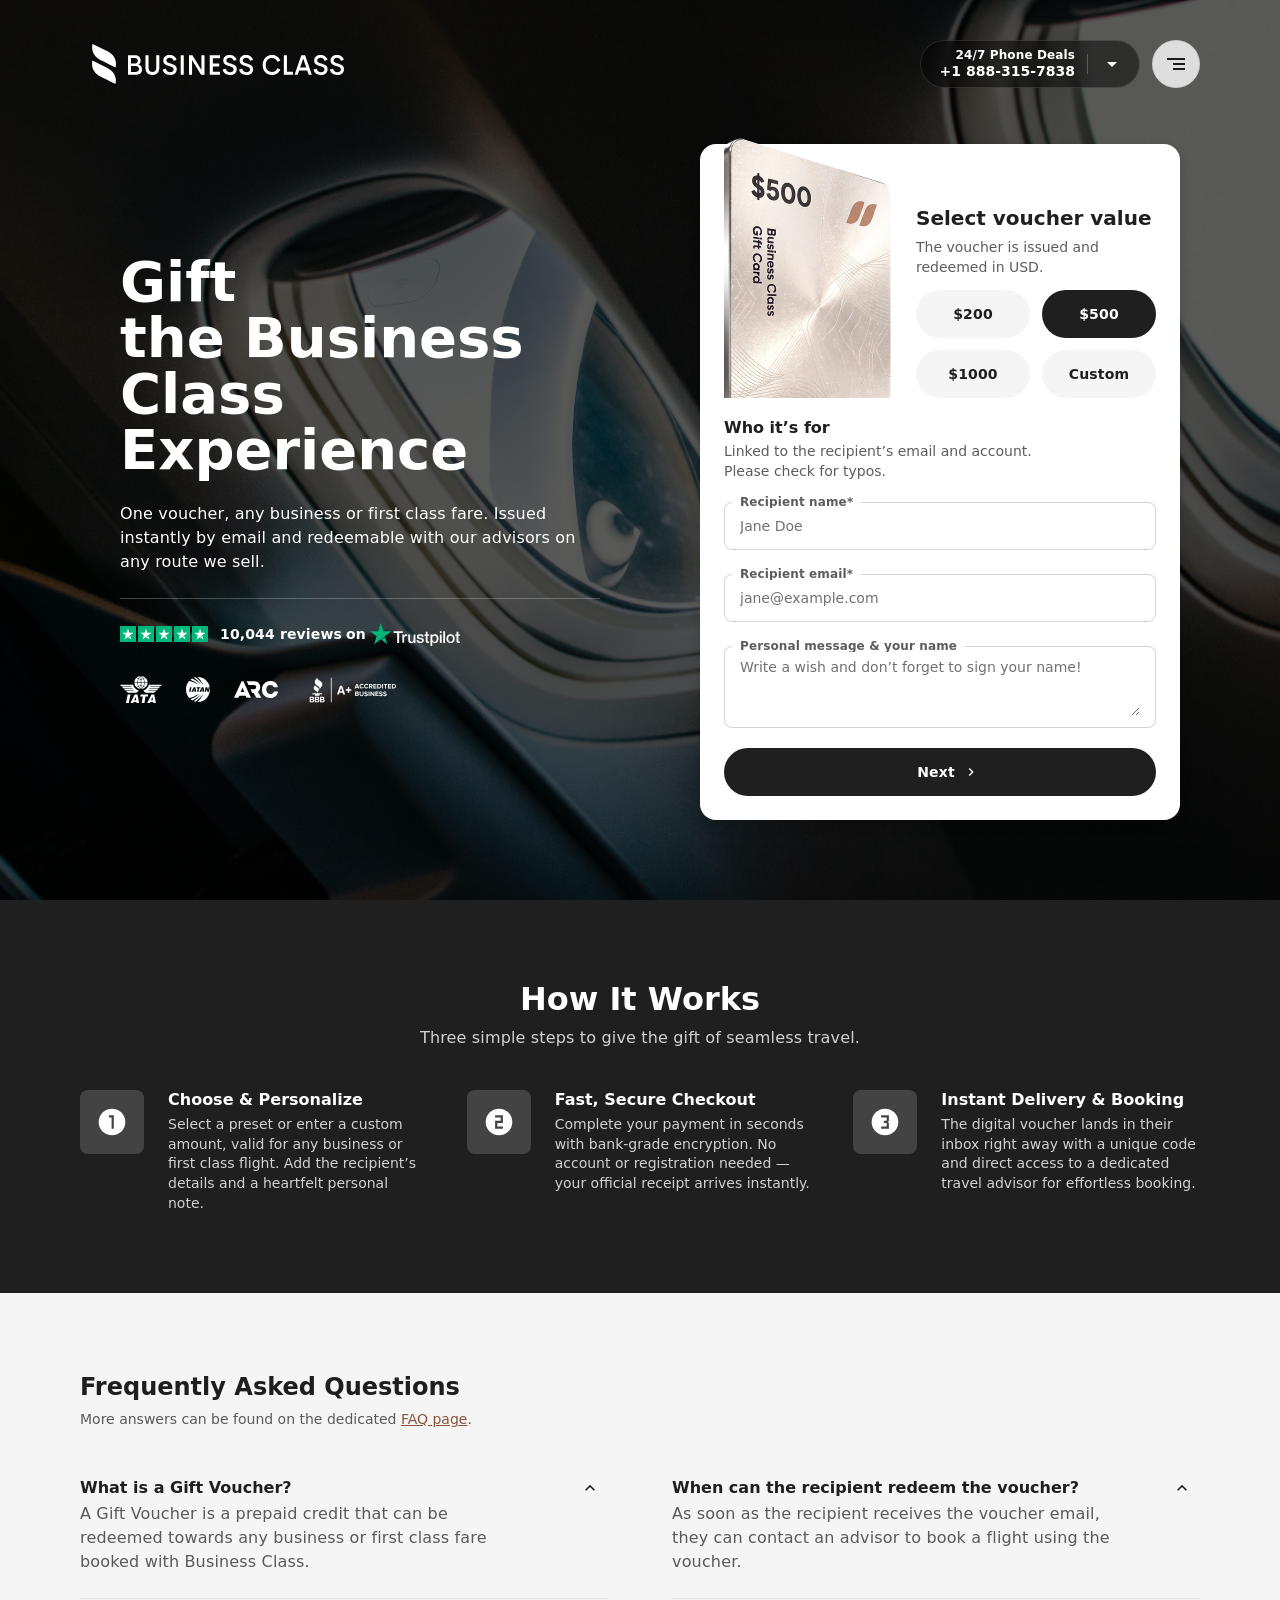
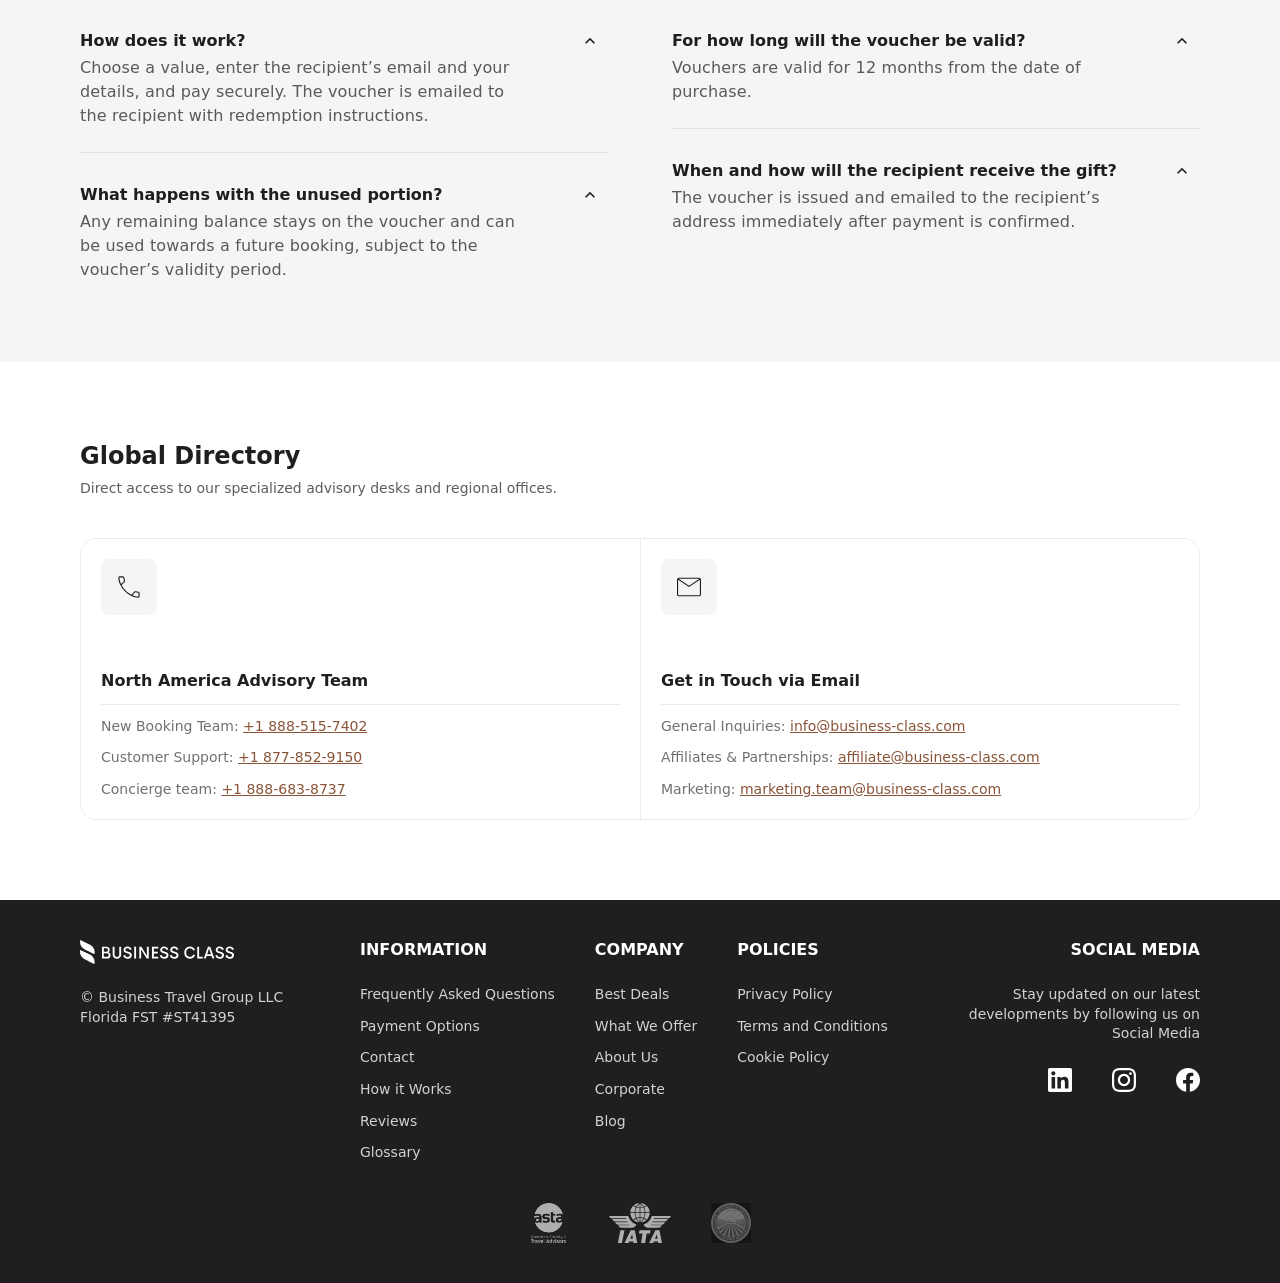
<file: index.html>
<!doctype html>
<html lang="en">
<head>
  <meta charset="utf-8">
  <meta name="viewport" content="width=device-width, initial-scale=1">
  <meta name="robots" content="noindex, nofollow">
  <title>Business Class — Gift Card (test)</title>
  <!-- A test page made of the Examples sections (#154, #157): its own address, http://127.0.0.1:8000/gift-card. Desktop; the hero also on mobile (#186). -->
  <link rel="stylesheet" href="tokens.css">
  <link rel="stylesheet" href="base.css">
  <link rel="stylesheet" href="icons/icons.css">
  <link rel="stylesheet" href="components/button.css">
  <link rel="stylesheet" href="components/dropdown.css">
  <link rel="stylesheet" href="components/input.css">
  <link rel="stylesheet" href="components/modal.css">
  <link rel="stylesheet" href="components/menu.css">
  <link rel="stylesheet" href="components/heading-group.css">
  <link rel="stylesheet" href="components/accordion.css">
  <link rel="stylesheet" href="components/choice.css">
  <link rel="stylesheet" href="components/gift-form.css">
  <link rel="stylesheet" href="components/point.css">
  <link rel="stylesheet" href="components/directory.css">
  <link rel="stylesheet" href="sections/section.css">
  <link rel="stylesheet" href="sections/hero.css">
  <link rel="stylesheet" href="sections/points.css">
  <link rel="stylesheet" href="sections/faq.css">
  <link rel="stylesheet" href="sections/global-directory.css">
  <link rel="stylesheet" href="sections/footer.css">
</head>
<body>

<main>
  <!-- Gift Card Hero -->
  <section class="hero hero--gift-card" aria-labelledby="gift-hero-title">
    <div class="hero__media"><img class="hero__photo" src="images/gift-card-hero.jpg" alt="" loading="lazy"></div>
    <div class="hero__inner">
      <header class="hero__header">
        <a class="hero__logo" href="#examples"><img class="hero__logo-full" src="images/logo-business-class.svg" alt="Business Class"><span class="hero__logo-compact"><img src="images/logo-business-class-sign-color.svg" alt="Business Class"><img src="images/logo-business-class-text-color.svg" alt=""></span></a>
        <div class="hero__actions">
          <button class="dropdown dropdown--phone dropdown--inverse" type="button" aria-haspopup="menu" aria-expanded="false" popovertarget="dropdown-call"><span class="dropdown__label"><span class="dropdown__caption">24/7 Phone Deals</span> <span class="dropdown__value">+1 888-315-7838</span></span><span class="dropdown__divider" aria-hidden="true"></span><span class="dropdown__icon icon icon--arrow-drop-down" aria-hidden="true"></span></button>
          <button class="button button--glass button--blur-default" type="button" aria-label="Open menu"><span class="button__icon icon icon--menu" aria-hidden="true"></span></button>
          <a class="dropdown dropdown--call hero__call" href="tel:+18883157838" aria-label="24/7 Phone Deals: call +1 888-315-7838"><span class="dropdown__label">24/7 Phone Deals</span><span class="dropdown__divider" aria-hidden="true"></span><span class="dropdown__icon icon icon--call" aria-hidden="true"></span></a>
          <button class="button button--sm button--secondary hero__menu-compact" type="button" aria-label="Open menu"><span class="button__icon icon icon--menu" aria-hidden="true"></span></button>
        </div>
      </header>
      <div class="hero__body">
        <div class="hero__text">
          <img class="hero__picture" src="images/gift-cards.jpg" alt="" loading="lazy">
          <h1 class="hero__title" id="gift-hero-title">Gift <br>the Business Class Experience</h1>
          <p class="hero__lead">One voucher, any business or first class fare. Issued instantly by email and redeemable with our advisors on any route we sell.</p>
          <hr class="hero__divider">
          <button class="button button--lg button--shadow-md hero__cta" type="button" aria-haspopup="dialog" aria-controls="gift-dialog"><span class="button__label">Get Your Gift</span><span class="button__icon icon icon--chevron-right" aria-hidden="true"></span></button>
          <p class="hero__rating"><span class="hero__stars" role="img" aria-label="Rated 5 out of 5"><img src="images/trustpilot-star.svg" alt=""><img src="images/trustpilot-star.svg" alt=""><img src="images/trustpilot-star.svg" alt=""><img src="images/trustpilot-star.svg" alt=""><img src="images/trustpilot-star.svg" alt=""></span> <span>10,044 reviews</span> <span>on</span> <img class="hero__trustpilot" src="images/trustpilot-logo.svg" alt="Trustpilot"><img class="hero__trustpilot hero__trustpilot--on-light" src="images/trustpilot-logo-on-light.svg" alt="Trustpilot"></p>
          <ul class="hero__badges" aria-label="Accreditations">
            <li><img src="images/badge-iata.svg" alt="IATA"></li>
            <li><img src="images/badge-iatan.svg" alt="IATAN"></li>
            <li><img src="images/badge-arc.svg" alt="ARC"></li>
            <li><img src="images/badge-bbb.svg" alt="BBB A+ Accredited Business"></li>
          </ul>
          <ul class="hero__badges hero__badges--on-light" aria-label="Accreditations">
            <li><img src="images/badge-iata-on-light.svg" alt="IATA"></li>
            <li><img src="images/badge-iatan-on-light.svg" alt="IATAN"></li>
            <li><img src="images/badge-arc-on-light.svg" alt="ARC"></li>
            <li><img src="images/badge-bbb-on-light.svg" alt="BBB A+ Accredited Business"></li>
          </ul>
        </div>
        <div class="hero__form">
          <div class="gift-form">
            <form class="gift-form__step" data-step="value" aria-labelledby="gift-value-title" novalidate>
              <div class="gift-form__head">
                <div class="gift-form__media"><img class="gift-form__image" src="images/500.png" alt=""></div>
                <div class="gift-form__side">
                  <hgroup class="heading-group heading-group--sm"><h2 class="heading-group__title" id="gift-value-title" tabindex="-1">Select voucher value</h2><p class="heading-group__text" id="gift-value-text">The voucher is issued and redeemed in USD.</p></hgroup>
                  <fieldset class="choice" aria-labelledby="gift-value-title" aria-describedby="gift-value-text">
                    <label class="button button--secondary choice__option" for="gift-value-200"><input class="choice__radio" id="gift-value-200" type="radio" name="gift-value" value="200" data-image="images/200.png"><span class="button__label">$200</span></label>
                    <label class="button button--secondary choice__option" for="gift-value-500"><input class="choice__radio" id="gift-value-500" type="radio" name="gift-value" value="500" data-image="images/500.png" checked><span class="button__label">$500</span></label>
                    <label class="button button--secondary choice__option" for="gift-value-1000"><input class="choice__radio" id="gift-value-1000" type="radio" name="gift-value" value="1000" data-image="images/1000.png"><span class="button__label">$1000</span></label>
                    <label class="button button--secondary choice__option" for="gift-value-custom"><input class="choice__radio" id="gift-value-custom" type="radio" name="gift-value" value="custom" data-image="images/custom.png"><span class="button__label">Custom</span></label>
                    <div class="choice__other"><div class="input choice__field"><div class="input__field"><input class="input__control choice__input" id="gift-value-amount" type="text" name="custom-value" inputmode="numeric" autocomplete="off" aria-label="Your amount, US dollars" data-min="100" data-max="5000"></div></div><button class="button button--secondary choice__apply" type="button" aria-label="Apply amount"><span class="button__icon icon icon--check" aria-hidden="true"></span></button><button class="button button--sm button--ghost choice__cancel" type="button" aria-label="Cancel your amount"><span class="button__icon icon icon--close" aria-hidden="true"></span></button></div>
                    <p class="choice__error" id="gift-value-error" aria-live="polite"></p>
                  </fieldset>
                </div>
              </div>
              <div class="gift-form__body">
              <hgroup class="heading-group heading-group--xs"><h2 class="heading-group__title" id="gift-recipient-title">Who it’s for</h2><p class="heading-group__text" id="gift-recipient-text">Linked to the recipient’s email and account.<br>Please check for typos.</p></hgroup>
              <fieldset class="gift-form__fields" aria-labelledby="gift-recipient-title" aria-describedby="gift-recipient-text">
                <div class="input"><label class="input__label" for="gift-recipient-name">Recipient name<span aria-hidden="true">*</span></label><div class="input__field"><input class="input__control" id="gift-recipient-name" type="text" name="recipient-name" autocomplete="off" placeholder="Jane Doe" required></div></div>
                <div class="input"><label class="input__label" for="gift-recipient-email">Recipient email<span aria-hidden="true">*</span></label><div class="input__field"><input class="input__control" id="gift-recipient-email" type="email" name="recipient-email" autocomplete="off" placeholder="jane@example.com" required></div></div>
                <div class="input"><label class="input__label" for="gift-message">Personal message &amp; your name</label><div class="input__field"><textarea class="input__control" id="gift-message" name="message" rows="3" placeholder="Write a wish and don’t forget to sign your name!"></textarea></div></div>
              </fieldset>
              <button class="button gift-form__next" type="submit"><span class="button__label">Next</span><span class="button__icon icon icon--chevron-right" aria-hidden="true"></span></button>
              </div>
            </form>
            <form class="gift-form__step" data-step="payment" aria-labelledby="gift-payment-title" novalidate hidden>
              <div class="gift-form__head">
                <div class="gift-form__media"><img class="gift-form__image" src="images/500.png" alt=""></div>
                <div class="gift-form__side">
                  <hgroup class="heading-group heading-group--sm"><h2 class="heading-group__title" id="gift-payment-title" tabindex="-1">Payment details</h2><p class="heading-group__text">All transactions are secure and encrypted.</p></hgroup>
                  <hr class="gift-form__divider">
                  <div class="gift-form__order">
                    <h3 class="gift-form__order-title" id="gift-payment-order">Order</h3>
                    <dl>
                      <div class="gift-form__row"><dt>Voucher value:</dt><dd data-order="value">$500</dd></div>
                      <div class="gift-form__row"><dt>Recipient:</dt><dd data-order="recipient"></dd></div>
                      <div class="gift-form__row"><dt>Delivery:</dt><dd>Instant (Email)</dd></div>
                    </dl>
                  </div>
                </div>
              </div>
              <div class="gift-form__body">
              <div class="input"><label class="input__label" for="gift-email">Your email<span aria-hidden="true">*</span></label><div class="input__field"><input class="input__control" id="gift-email" type="email" name="email" autocomplete="email" placeholder="you@example.com" required></div></div>
              <div class="input"><label class="input__label" for="gift-card-number">Card number<span aria-hidden="true">*</span></label><div class="input__field"><input class="input__control" id="gift-card-number" type="text" name="card-number" inputmode="numeric" autocomplete="cc-number" placeholder="1234 1234 1234 1234" required><span class="input__images" role="img" aria-label="Mastercard, Visa, American Express, Discover"><img src="images/payment-mastercard.svg" alt=""><img src="images/payment-visa.svg" alt=""><img src="images/payment-amex.svg" alt=""><img src="images/payment-discover.svg" alt=""></span></div></div>
              <div class="gift-form__pair">
                <div class="input"><label class="input__label" for="gift-card-expiry">Expiration date<span aria-hidden="true">*</span></label><div class="input__field"><input class="input__control" id="gift-card-expiry" type="text" name="card-expiry" inputmode="numeric" autocomplete="cc-exp" placeholder="MM/YY" required></div></div>
                <div class="input"><label class="input__label" for="gift-card-csc">Security code<span aria-hidden="true">*</span></label><div class="input__field"><input class="input__control" id="gift-card-csc" type="text" name="card-csc" inputmode="numeric" autocomplete="cc-csc" placeholder="CVC" required><span class="input__icon icon icon--cvc" aria-hidden="true"></span></div></div>
              </div>
              <div class="gift-form__pair">
                <div class="input"><label class="input__label" for="gift-country">Country<span aria-hidden="true">*</span></label><div class="input__field"><select class="input__control" id="gift-country" name="country" autocomplete="country" required>
                  <option value="US" selected>United States</option>
                  <option value="CA">Canada</option>
                  <option value="GB">United Kingdom</option>
                  <option value="IE">Ireland</option>
                  <option value="FR">France</option>
                  <option value="DE">Germany</option>
                  <option value="IT">Italy</option>
                  <option value="ES">Spain</option>
                  <option value="AU">Australia</option>
                  <option value="AE">United Arab Emirates</option>
                </select><span class="input__icon icon icon--arrow-drop-down" aria-hidden="true"></span></div></div>
                <div class="input"><label class="input__label" for="gift-postal-code">ZIP code<span aria-hidden="true">*</span></label><div class="input__field"><input class="input__control" id="gift-postal-code" type="text" name="postal-code" autocomplete="postal-code" placeholder="12345" required></div></div>
              </div>
              <p class="gift-form__terms">By continuing, you agree to our <a href="#examples">Terms and Conditions</a>.</p>
              <div class="gift-form__actions">
                <button class="button button--secondary gift-form__back" type="button"><span class="button__icon icon icon--chevron-left" aria-hidden="true"></span><span class="button__label">Back</span></button>
                <button class="button gift-form__pay" type="submit"><span class="button__label">Pay $500</span><span class="button__icon icon icon--verified-user" aria-hidden="true"></span></button>
              </div>
              </div>
            </form>
            <div class="gift-form__step" data-step="done" role="region" aria-labelledby="gift-done-title" hidden>
              <div class="gift-form__head">
                <div class="gift-form__media"><img class="gift-form__image" src="images/500.png" alt=""></div>
                <div class="gift-form__side">
                  <div class="gift-form__thanks"><span class="gift-form__done-icon icon icon--check" aria-hidden="true"></span>
                  <hgroup class="heading-group heading-group--sm"><h2 class="heading-group__title" id="gift-done-title" tabindex="-1">Thank You for Your Purchase.</h2><p class="heading-group__text">Your gift voucher card is on the way.<br>Delivering to the recipient by email — no further action needed.</p></hgroup></div>
                </div>
              </div>
              <div class="gift-form__body">
              <hr class="gift-form__divider">
                  <div class="gift-form__order">
                    <h3 class="gift-form__order-title" id="gift-done-order">Order</h3>
                    <dl>
                      <div class="gift-form__row"><dt>Voucher value:</dt><dd data-order="value">$500</dd></div>
                      <div class="gift-form__row"><dt>Recipient:</dt><dd data-order="recipient"></dd></div>
                      <div class="gift-form__row"><dt>Delivery:</dt><dd>Instant (Email)</dd></div>
                    </dl>
                  </div>
              <hr class="gift-form__divider">
              <a class="button gift-form__home" href="home-page"><span class="button__label">Go to Home Page</span></a>
              </div>
            </div>
          </div>
        </div>
      </div>
    </div>
  </section>

  <!-- How It Works -->
  <section class="section section--inverse points" aria-labelledby="points-title">
    <div class="points__inner">
      <hgroup class="heading-group heading-group--lg heading-group--center heading-group--inverse"><h2 class="heading-group__title" id="points-title">How It Works</h2><p class="heading-group__text">Three simple steps to give the gift of seamless travel.</p></hgroup>
      <ol class="points__list">
        <li class="point point--inverse"><span class="point__icon"><span class="icon icon--counter-1" aria-hidden="true"></span></span><hgroup class="heading-group heading-group--xs heading-group--inverse"><h3 class="heading-group__title">Choose &amp; Personalize</h3><p class="heading-group__text">Select a preset or enter a custom amount, valid for any business or first class flight. Add the recipient’s details and a heartfelt personal note.</p></hgroup></li>
        <li class="point point--inverse"><span class="point__icon"><span class="icon icon--counter-2" aria-hidden="true"></span></span><hgroup class="heading-group heading-group--xs heading-group--inverse"><h3 class="heading-group__title">Fast, Secure Checkout</h3><p class="heading-group__text">Complete your payment in seconds with bank-grade encryption. No account or registration needed — your official receipt arrives instantly.</p></hgroup></li>
        <li class="point point--inverse"><span class="point__icon"><span class="icon icon--counter-3" aria-hidden="true"></span></span><hgroup class="heading-group heading-group--xs heading-group--inverse"><h3 class="heading-group__title">Instant Delivery &amp; Booking</h3><p class="heading-group__text">The digital voucher lands in their inbox right away with a unique code and direct access to a dedicated travel advisor for effortless booking.</p></hgroup></li>
      </ol>
    </div>
  </section>

  <!-- FAQ -->
  <section class="section section--subtle faq" aria-labelledby="faq-title">
    <div class="faq__inner">
      <hgroup class="heading-group"><h2 class="heading-group__title" id="faq-title">Frequently Asked Questions</h2><p class="heading-group__text">More answers can be found on the dedicated <a href="#examples">FAQ page</a>.</p></hgroup>
      <div class="faq__columns">
        <div class="faq__column">
          <div class="accordion"><h3 class="accordion__heading"><button class="accordion__toggle" type="button" id="faq-q1" aria-labelledby="faq-q1-text" aria-expanded="true" aria-controls="faq-a1"><span class="accordion__question" id="faq-q1-text">What is a Gift Voucher?</span><span class="button button--sm button--ghost accordion__icon"><span class="button__icon icon icon--expand-less" aria-hidden="true"></span></span></button></h3><div class="accordion__answer" id="faq-a1" role="region" aria-labelledby="faq-q1"><p>A Gift Voucher is a prepaid credit that can be redeemed towards any business or first class fare booked with Business Class.</p></div></div>
          <div class="accordion"><h3 class="accordion__heading"><button class="accordion__toggle" type="button" id="faq-q2" aria-labelledby="faq-q2-text" aria-expanded="true" aria-controls="faq-a2"><span class="accordion__question" id="faq-q2-text">How does it work?</span><span class="button button--sm button--ghost accordion__icon"><span class="button__icon icon icon--expand-less" aria-hidden="true"></span></span></button></h3><div class="accordion__answer" id="faq-a2" role="region" aria-labelledby="faq-q2"><p>Choose a value, enter the recipient’s email and your details, and pay securely. The voucher is emailed to the recipient with redemption instructions.</p></div></div>
          <div class="accordion"><h3 class="accordion__heading"><button class="accordion__toggle" type="button" id="faq-q3" aria-labelledby="faq-q3-text" aria-expanded="true" aria-controls="faq-a3"><span class="accordion__question" id="faq-q3-text">What happens with the unused portion?</span><span class="button button--sm button--ghost accordion__icon"><span class="button__icon icon icon--expand-less" aria-hidden="true"></span></span></button></h3><div class="accordion__answer" id="faq-a3" role="region" aria-labelledby="faq-q3"><p>Any remaining balance stays on the voucher and can be used towards a future booking, subject to the voucher’s validity period.</p></div></div>
        </div>
        <div class="faq__column">
          <div class="accordion"><h3 class="accordion__heading"><button class="accordion__toggle" type="button" id="faq-q4" aria-labelledby="faq-q4-text" aria-expanded="true" aria-controls="faq-a4"><span class="accordion__question" id="faq-q4-text">When can the recipient redeem the voucher?</span><span class="button button--sm button--ghost accordion__icon"><span class="button__icon icon icon--expand-less" aria-hidden="true"></span></span></button></h3><div class="accordion__answer" id="faq-a4" role="region" aria-labelledby="faq-q4"><p>As soon as the recipient receives the voucher email, they can contact an advisor to book a flight using the voucher.</p></div></div>
          <div class="accordion"><h3 class="accordion__heading"><button class="accordion__toggle" type="button" id="faq-q5" aria-labelledby="faq-q5-text" aria-expanded="true" aria-controls="faq-a5"><span class="accordion__question" id="faq-q5-text">For how long will the voucher be valid?</span><span class="button button--sm button--ghost accordion__icon"><span class="button__icon icon icon--expand-less" aria-hidden="true"></span></span></button></h3><div class="accordion__answer" id="faq-a5" role="region" aria-labelledby="faq-q5"><p>Vouchers are valid for 12 months from the date of purchase.</p></div></div>
          <div class="accordion"><h3 class="accordion__heading"><button class="accordion__toggle" type="button" id="faq-q6" aria-labelledby="faq-q6-text" aria-expanded="true" aria-controls="faq-a6"><span class="accordion__question" id="faq-q6-text">When and how will the recipient receive the gift?</span><span class="button button--sm button--ghost accordion__icon"><span class="button__icon icon icon--expand-less" aria-hidden="true"></span></span></button></h3><div class="accordion__answer" id="faq-a6" role="region" aria-labelledby="faq-q6"><p>The voucher is issued and emailed to the recipient’s address immediately after payment is confirmed.</p></div></div>
        </div>
      </div>
    </div>
  </section>

  <!-- Global Directory -->
  <section class="section global-directory" aria-labelledby="directory-title">
    <div class="global-directory__inner">
      <hgroup class="heading-group"><h2 class="heading-group__title" id="directory-title">Global Directory</h2><p class="heading-group__text">Direct access to our specialized advisory desks and regional offices.</p></hgroup>
      <ul class="directory" aria-label="Contacts">
        <li class="directory__card"><span class="directory__icon"><span class="icon icon--phone" aria-hidden="true"></span></span><h3 class="directory__title" id="directory-phone-title">North America Advisory Team</h3>
          <ul class="directory__list" aria-labelledby="directory-phone-title">
            <li>New Booking Team: <a href="tel:+18885157402">+1 888-515-7402</a></li>
            <li>Customer Support: <a href="tel:+18778529150">+1 877-852-9150</a></li>
            <li>Concierge team: <a href="tel:+18886838737">+1 888-683-8737</a></li>
          </ul></li>
        <li class="directory__card"><span class="directory__icon"><span class="icon icon--mail" aria-hidden="true"></span></span><h3 class="directory__title" id="directory-mail-title">Get in Touch via Email</h3>
          <ul class="directory__list" aria-labelledby="directory-mail-title">
            <li>General Inquiries: <a href="mailto:info@business-class.com">info@business-class.com</a></li>
            <li>Affiliates &amp; Partnerships: <a href="mailto:affiliate@business-class.com">affiliate@business-class.com</a></li>
            <li>Marketing: <a href="mailto:marketing.team@business-class.com">marketing.team@business-class.com</a></li>
          </ul></li>
      </ul>
    </div>
  </section>
</main>

<footer class="section section--inverse footer">
    <div class="footer__inner">
      <div class="footer__top">
        <div class="footer__brand"><a href="#examples"><img class="footer__logo" src="images/logo-business-class-24.svg" alt="Business Class"></a><p class="footer__legal">© Business Travel Group LLC<br>Florida FST #ST41395</p></div>
        <nav class="footer__nav" aria-label="Footer">
            <div class="footer__group"><h2 class="footer__title">Information</h2>
              <ul class="footer__links">
              <li><a href="#examples">Frequently Asked Questions</a></li>
              <li><a href="#examples">Payment Options</a></li>
              <li><a href="#examples">Contact</a></li>
              <li><a href="#examples">How it Works</a></li>
              <li><a href="#examples">Reviews</a></li>
              <li><a href="#examples">Glossary</a></li>
              </ul></div>
            <div class="footer__group"><h2 class="footer__title">Company</h2>
              <ul class="footer__links">
              <li><a href="#examples">Best Deals</a></li>
              <li><a href="#examples">What We Offer</a></li>
              <li><a href="#examples">About Us</a></li>
              <li><a href="#examples">Corporate</a></li>
              <li><a href="#examples">Blog</a></li>
              </ul></div>
            <div class="footer__group"><h2 class="footer__title">Policies</h2>
              <ul class="footer__links">
              <li><a href="#examples">Privacy Policy</a></li>
              <li><a href="#examples">Terms and Conditions</a></li>
              <li><a href="#examples">Cookie Policy</a></li>
              </ul></div>
        </nav>
        <div class="footer__media"><h2 class="footer__title">Social media</h2><p class="footer__note">Stay updated on our latest developments by following us on Social Media</p><ul class="footer__social" aria-label="Social media"><li><a href="#examples" aria-label="Business Class on LinkedIn"><span class="icon icon--linkedin" aria-hidden="true"></span></a></li><li><a href="#examples" aria-label="Business Class on Instagram"><span class="icon icon--instagram" aria-hidden="true"></span></a></li><li><a href="#examples" aria-label="Business Class on Facebook"><span class="icon icon--facebook" aria-hidden="true"></span></a></li></ul></div>
      </div>
      <ul class="footer__badges" aria-label="Accreditations"><li><span role="img" aria-label="ASTA, American Society of Travel Advisors"><span class="icon icon--asta" aria-hidden="true"></span></span></li><li><img src="images/badge-iata-40.svg" alt="IATA"></li><li><img src="images/badge-fda.png" alt="Florida Department of Agriculture and Consumer Services"></li></ul>
    </div>
  </footer>

<!-- The call menu of the header: copied from the Examples page. -->
<div class="menu menu--caption call-menu" id="dropdown-call" role="menu" aria-label="Call" popover>
          <a class="menu__option" role="menuitem" href="tel:+18883157838" tabindex="-1" aria-label="Call 24/7 Phone Deals, USA 888-315-7838"><span class="menu__caption">24/7 Phone Deals</span><span class="menu__label">USA 888-315-7838</span></a>
          <a class="menu__option" role="menuitem" href="tel:+18778529150" tabindex="-1" aria-label="Call Customer Service, USA 877-852-9150"><span class="menu__caption">Customer Service</span><span class="menu__label">USA 877-852-9150</span></a>
        </div>

<!-- The gift voucher form of the Gift Card hero on mobile: the bottom panel of its cta "Get Your Gift" (#186, #187). -->
<dialog class="modal gift-dialog" id="gift-dialog" aria-label="Get Your Gift">
  <div class="gift-form">
    <button class="button button--sm button--secondary modal__close gift-dialog__close" type="button" aria-label="Close"><span class="button__icon icon icon--close" aria-hidden="true"></span></button>
    <form class="gift-form__step" data-step="value" aria-labelledby="gift-sheet-value-title" novalidate>
      <div class="gift-form__head">
        <div class="gift-form__media"><img class="gift-form__image" src="images/500-panel.png" alt=""></div>
        <div class="gift-form__side">
          <hgroup class="heading-group"><h2 class="heading-group__title" id="gift-sheet-value-title" tabindex="-1">Select voucher value</h2><p class="heading-group__text" id="gift-sheet-value-text">The voucher is issued and redeemed in USD.</p></hgroup>
          <fieldset class="choice" aria-labelledby="gift-sheet-value-title" aria-describedby="gift-sheet-value-text">
            <label class="button button--secondary choice__option" for="gift-sheet-value-200"><input class="choice__radio" id="gift-sheet-value-200" type="radio" name="gift-sheet-value" value="200" data-image="images/200-panel.png"><span class="button__label">$200</span></label>
            <label class="button button--secondary choice__option" for="gift-sheet-value-500"><input class="choice__radio" id="gift-sheet-value-500" type="radio" name="gift-sheet-value" value="500" data-image="images/500-panel.png" checked><span class="button__label">$500</span></label>
            <label class="button button--secondary choice__option" for="gift-sheet-value-1000"><input class="choice__radio" id="gift-sheet-value-1000" type="radio" name="gift-sheet-value" value="1000" data-image="images/1000-panel.png"><span class="button__label">$1000</span></label>
            <label class="button button--secondary choice__option" for="gift-sheet-value-custom"><input class="choice__radio" id="gift-sheet-value-custom" type="radio" name="gift-sheet-value" value="custom" data-image="images/custom-panel.png"><span class="button__label">Custom</span></label>
            <div class="choice__other"><div class="input choice__field"><div class="input__field"><input class="input__control choice__input" id="gift-sheet-value-amount" type="text" name="custom-value" inputmode="numeric" autocomplete="off" aria-label="Your amount, US dollars" data-min="100" data-max="5000"></div></div><button class="button button--secondary choice__apply" type="button" aria-label="Apply amount"><span class="button__icon icon icon--check" aria-hidden="true"></span></button><button class="button button--sm button--ghost choice__cancel" type="button" aria-label="Cancel your amount"><span class="button__icon icon icon--close" aria-hidden="true"></span></button></div>
            <p class="choice__error" id="gift-sheet-value-error" aria-live="polite"></p>
          </fieldset>
        </div>
      </div>
      <div class="gift-form__body">
      <hgroup class="heading-group heading-group--xs"><h2 class="heading-group__title" id="gift-sheet-recipient-title">Who it’s for</h2><p class="heading-group__text" id="gift-sheet-recipient-text">Linked to the recipient’s email and account.<br>Please check for typos.</p></hgroup>
      <fieldset class="gift-form__fields" aria-labelledby="gift-sheet-recipient-title" aria-describedby="gift-sheet-recipient-text">
        <div class="input input--lg"><label class="input__label" for="gift-sheet-recipient-name">Recipient name<span aria-hidden="true">*</span></label><div class="input__field"><input class="input__control" id="gift-sheet-recipient-name" type="text" name="recipient-name" autocomplete="off" placeholder="Jane Doe" required></div></div>
        <div class="input input--lg"><label class="input__label" for="gift-sheet-recipient-email">Recipient email<span aria-hidden="true">*</span></label><div class="input__field"><input class="input__control" id="gift-sheet-recipient-email" type="email" name="recipient-email" autocomplete="off" placeholder="jane@example.com" required></div></div>
        <div class="input input--lg"><label class="input__label" for="gift-sheet-message">Personal message &amp; your name</label><div class="input__field"><textarea class="input__control" id="gift-sheet-message" name="message" rows="3" placeholder="Write a wish and don’t forget to sign your name!"></textarea></div></div>
      </fieldset>
      <button class="button gift-form__next" type="submit"><span class="button__label">Next</span><span class="button__icon icon icon--chevron-right" aria-hidden="true"></span></button>
      </div>
    </form>
    <form class="gift-form__step" data-step="payment" aria-labelledby="gift-sheet-payment-title" novalidate hidden>
      <div class="gift-form__head">
        <div class="gift-form__media"><img class="gift-form__image" src="images/500-panel.png" alt=""></div>
        <div class="gift-form__side">
          <hgroup class="heading-group"><h2 class="heading-group__title" id="gift-sheet-payment-title" tabindex="-1">Payment details</h2><p class="heading-group__text">All transactions are secure and encrypted.</p></hgroup>
          <div class="gift-form__order">
            <h3 class="gift-form__order-title" id="gift-sheet-payment-order">Order</h3>
            <dl>
              <div class="gift-form__row"><dt>Voucher value:</dt><dd data-order="value">$500</dd></div>
              <div class="gift-form__row"><dt>Recipient:</dt><dd data-order="recipient"></dd></div>
              <div class="gift-form__row"><dt>Delivery:</dt><dd>Instant (Email)</dd></div>
            </dl>
          </div>
          <hr class="gift-form__divider">
        </div>
      </div>
      <div class="gift-form__body">
      <div class="input input--lg"><label class="input__label" for="gift-sheet-email">Your email<span aria-hidden="true">*</span></label><div class="input__field"><input class="input__control" id="gift-sheet-email" type="email" name="email" autocomplete="email" placeholder="you@example.com" required></div></div>
      <div class="input input--lg"><label class="input__label" for="gift-sheet-card-number">Card number<span aria-hidden="true">*</span></label><div class="input__field"><input class="input__control" id="gift-sheet-card-number" type="text" name="card-number" inputmode="numeric" autocomplete="cc-number" placeholder="1234 1234 1234 1234" required><span class="input__images" role="img" aria-label="Mastercard, Visa, American Express, Discover"><img src="images/payment-mastercard.svg" alt=""><img src="images/payment-visa.svg" alt=""><img src="images/payment-amex.svg" alt=""><img src="images/payment-discover.svg" alt=""></span></div></div>
      <div class="gift-form__pair">
        <div class="input input--lg"><label class="input__label" for="gift-sheet-card-expiry">Expiration date<span aria-hidden="true">*</span></label><div class="input__field"><input class="input__control" id="gift-sheet-card-expiry" type="text" name="card-expiry" inputmode="numeric" autocomplete="cc-exp" placeholder="MM/YY" required></div></div>
        <div class="input input--lg"><label class="input__label" for="gift-sheet-card-csc">Security code<span aria-hidden="true">*</span></label><div class="input__field"><input class="input__control" id="gift-sheet-card-csc" type="text" name="card-csc" inputmode="numeric" autocomplete="cc-csc" placeholder="CVC" required><span class="input__icon icon icon--cvc" aria-hidden="true"></span></div></div>
      </div>
      <div class="gift-form__pair">
        <div class="input input--lg"><label class="input__label" for="gift-sheet-country">Country<span aria-hidden="true">*</span></label><div class="input__field"><select class="input__control" id="gift-sheet-country" name="country" autocomplete="country" required>
          <option value="US" selected>United States</option>
          <option value="CA">Canada</option>
          <option value="GB">United Kingdom</option>
          <option value="IE">Ireland</option>
          <option value="FR">France</option>
          <option value="DE">Germany</option>
          <option value="IT">Italy</option>
          <option value="ES">Spain</option>
          <option value="AU">Australia</option>
          <option value="AE">United Arab Emirates</option>
        </select><span class="input__icon icon icon--arrow-drop-down" aria-hidden="true"></span></div></div>
        <div class="input input--lg"><label class="input__label" for="gift-sheet-postal-code">ZIP code<span aria-hidden="true">*</span></label><div class="input__field"><input class="input__control" id="gift-sheet-postal-code" type="text" name="postal-code" autocomplete="postal-code" placeholder="12345" required></div></div>
      </div>
      <p class="gift-form__terms">By continuing, you agree to our <a href="#examples">Terms and Conditions</a>.</p>
      <div class="gift-form__actions">
        <button class="button button--secondary gift-form__back" type="button"><span class="button__icon icon icon--chevron-left" aria-hidden="true"></span><span class="button__label">Back</span></button>
        <button class="button gift-form__pay" type="submit"><span class="button__label">Pay $500</span><span class="button__icon icon icon--verified-user" aria-hidden="true"></span></button>
      </div>
      </div>
    </form>
    <div class="gift-form__step" data-step="done" role="region" aria-labelledby="gift-sheet-done-title" hidden>
      <div class="gift-form__head">
        <div class="gift-form__media"><img class="gift-form__image" src="images/500-panel.png" alt=""></div>
        <div class="gift-form__side">
          <div class="gift-form__thanks"><span class="gift-form__done-icon icon icon--check" aria-hidden="true"></span>
          <hgroup class="heading-group heading-group--center"><h2 class="heading-group__title" id="gift-sheet-done-title" tabindex="-1">Thank You for Your Purchase.</h2><p class="heading-group__text">Your gift voucher card is on the way.<br>Delivering to the recipient by email — no further action needed.</p></hgroup></div>
        </div>
      </div>
      <div class="gift-form__body">
      <hr class="gift-form__divider">
          <div class="gift-form__order">
            <h3 class="gift-form__order-title" id="gift-sheet-done-order">Order</h3>
            <dl>
              <div class="gift-form__row"><dt>Voucher value:</dt><dd data-order="value">$500</dd></div>
              <div class="gift-form__row"><dt>Recipient:</dt><dd data-order="recipient"></dd></div>
              <div class="gift-form__row"><dt>Delivery:</dt><dd>Instant (Email)</dd></div>
            </dl>
          </div>
      <hr class="gift-form__divider">
      <a class="button gift-form__home" href="home-page"><span class="button__label">Go to Home Page</span></a>
      </div>
    </div>
  </div>
</dialog>

  <script type="module" src="page.js"></script>
  <script type="module" src="components/modality.js"></script>
  <script type="module" src="components/modal.js"></script>
  <script type="module" src="components/menu.js"></script>
  <script type="module" src="components/dropdown.js"></script>
  <script type="module" src="components/contact-form.js"></script>
  <script type="module" src="components/choice.js"></script>
  <script type="module" src="components/gift-form.js"></script>
  <script type="module" src="components/accordion.js"></script>
</body>
</html>
</file>
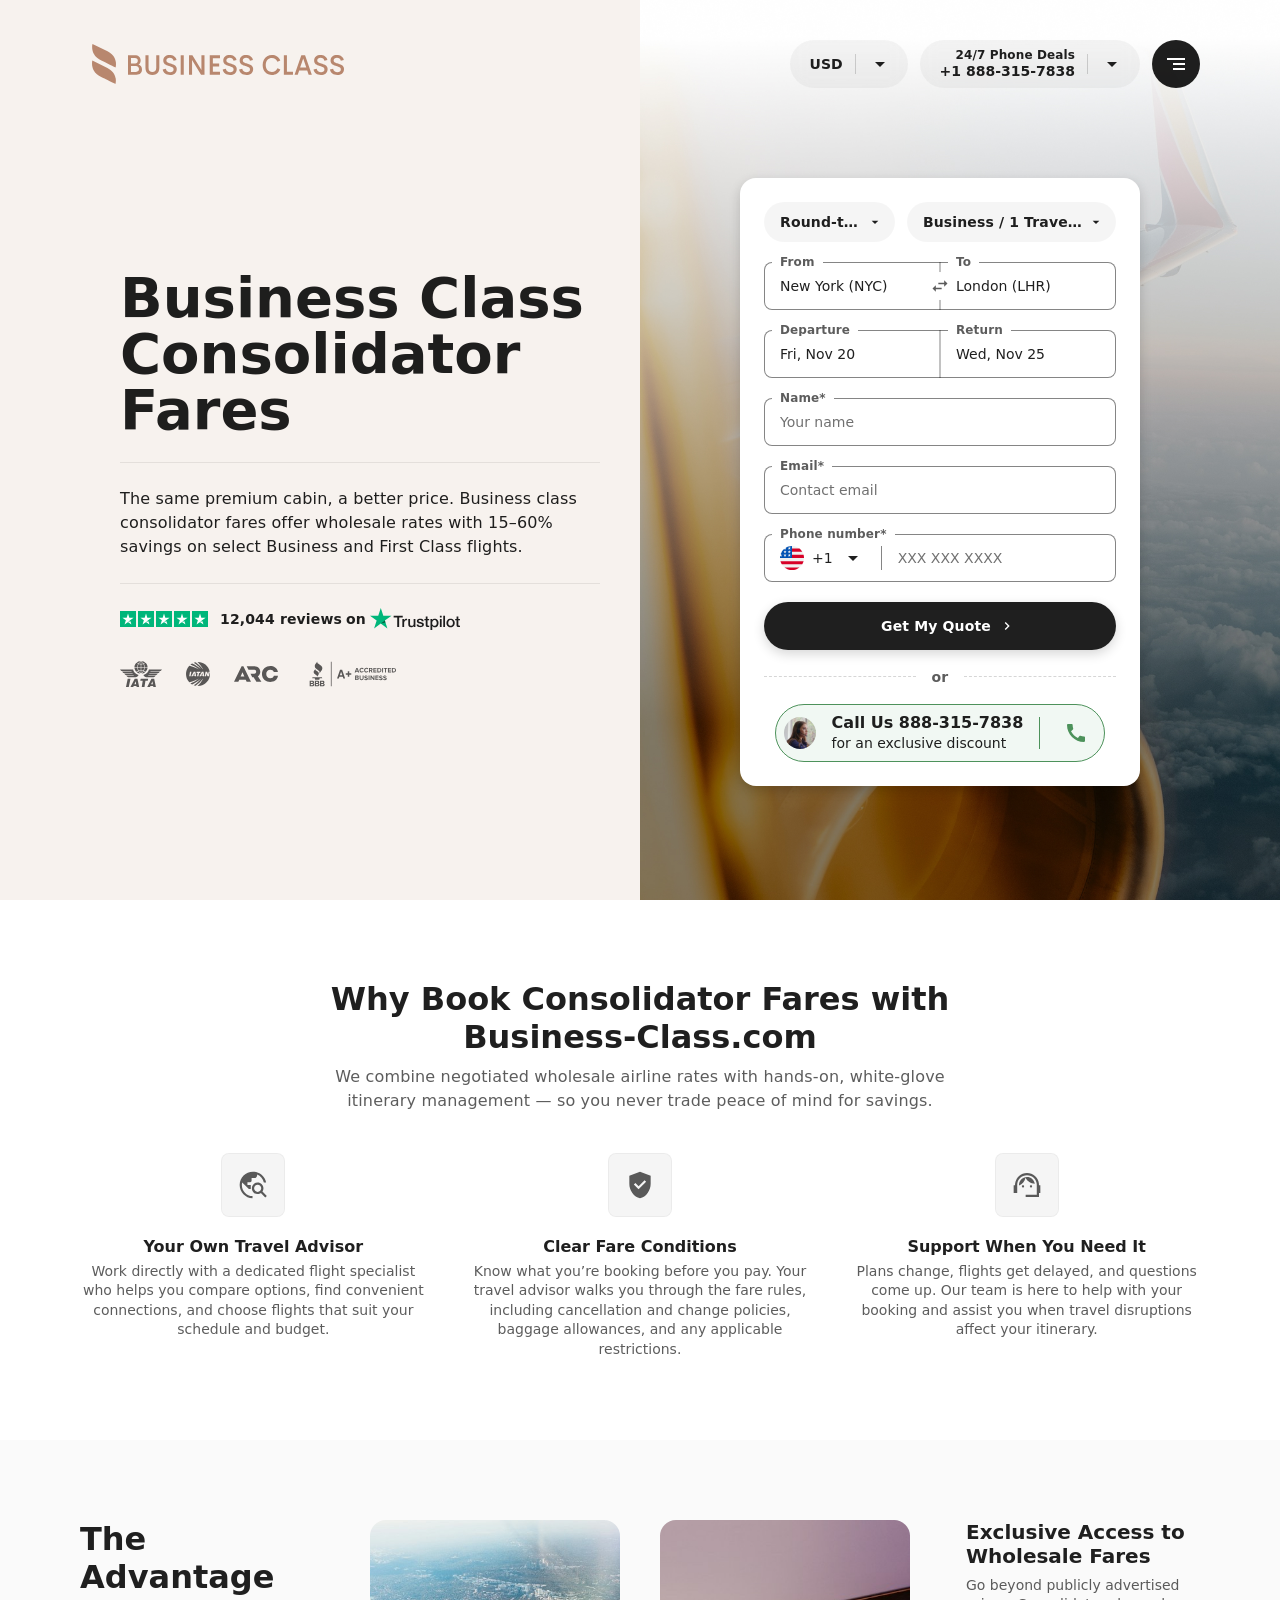
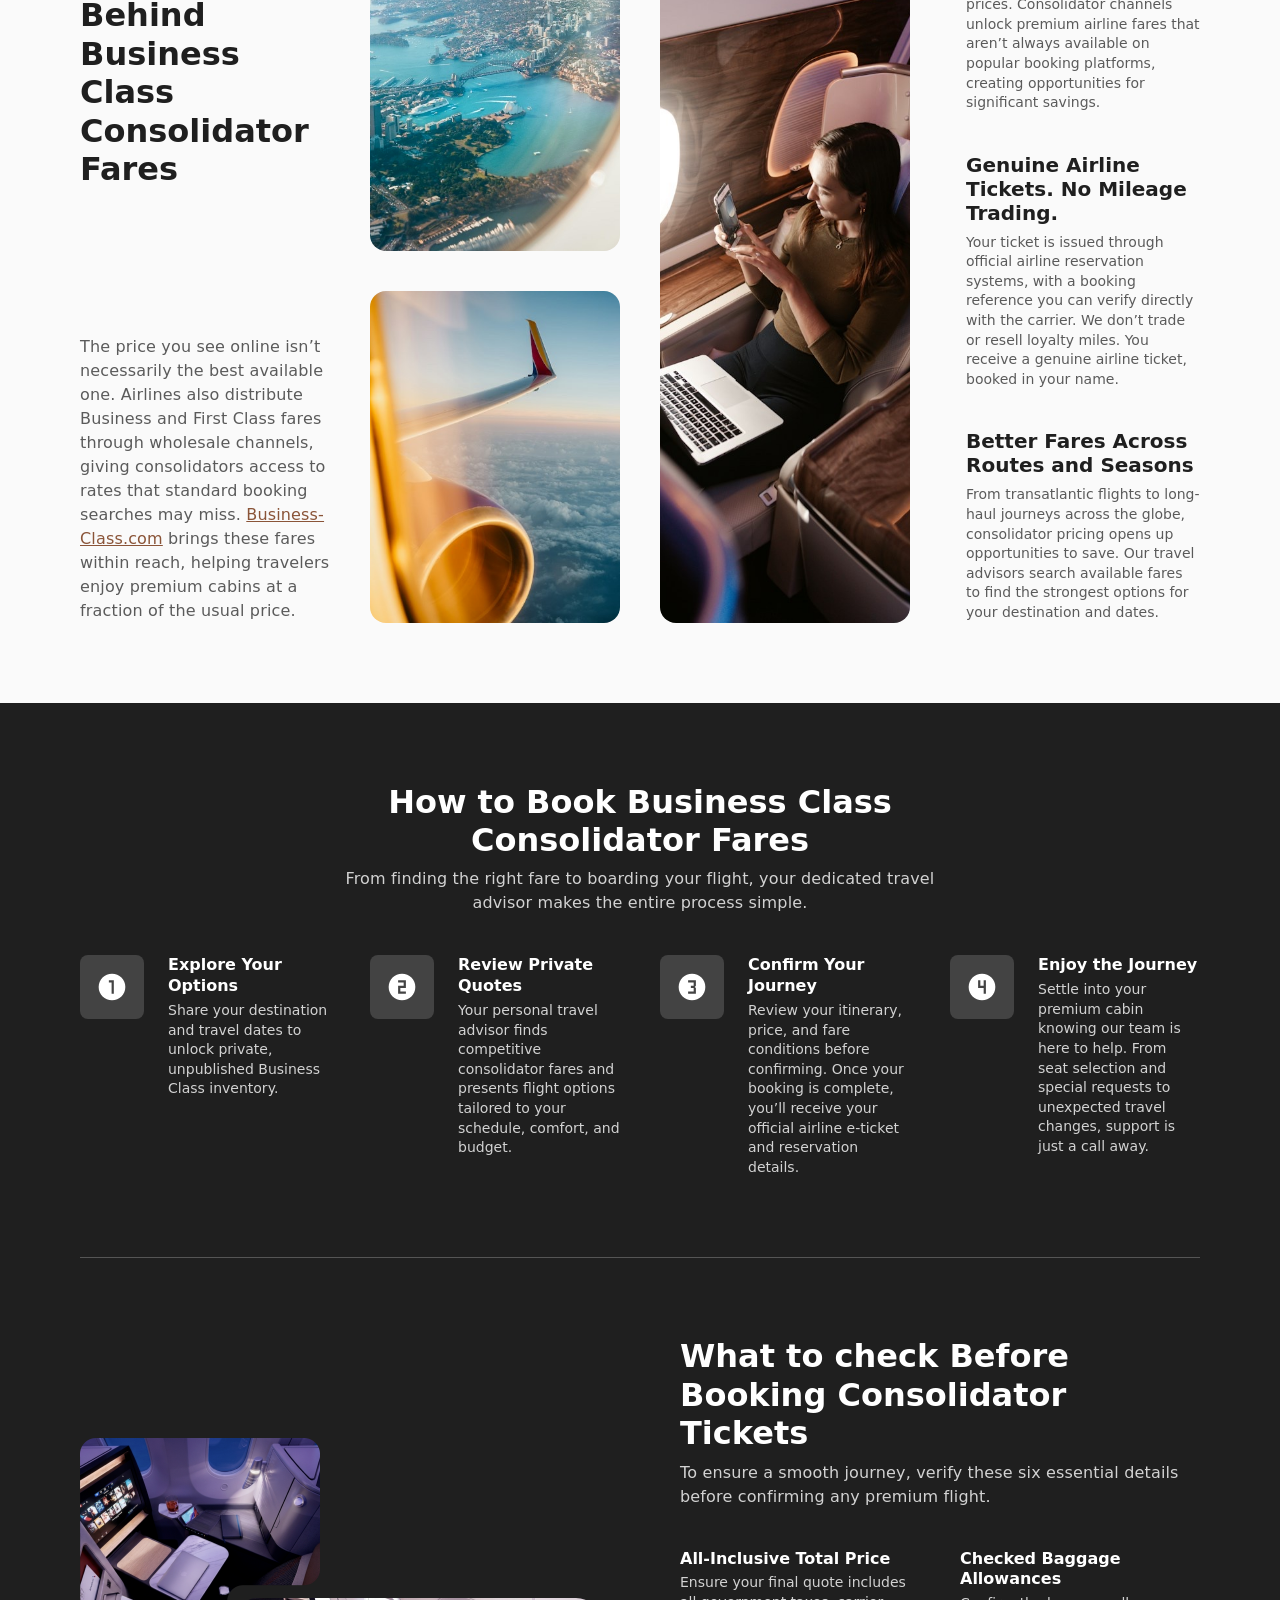
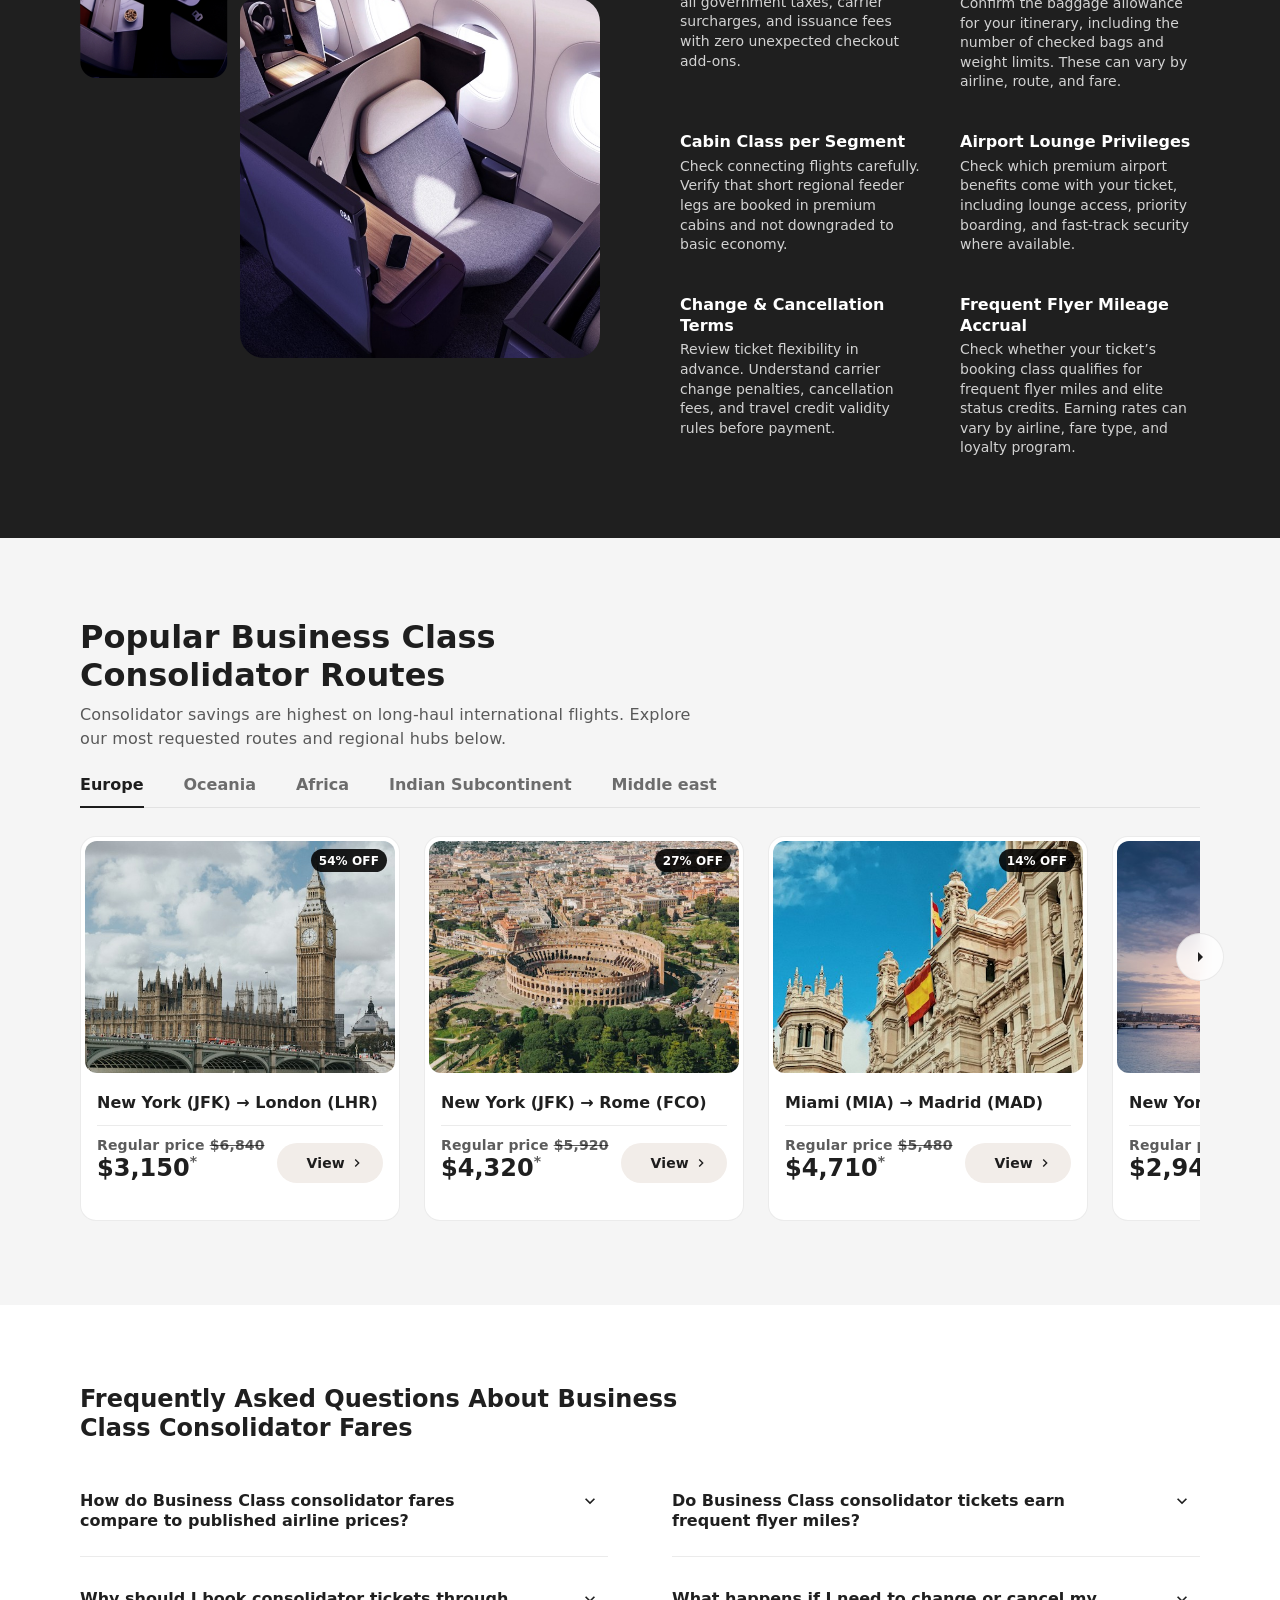
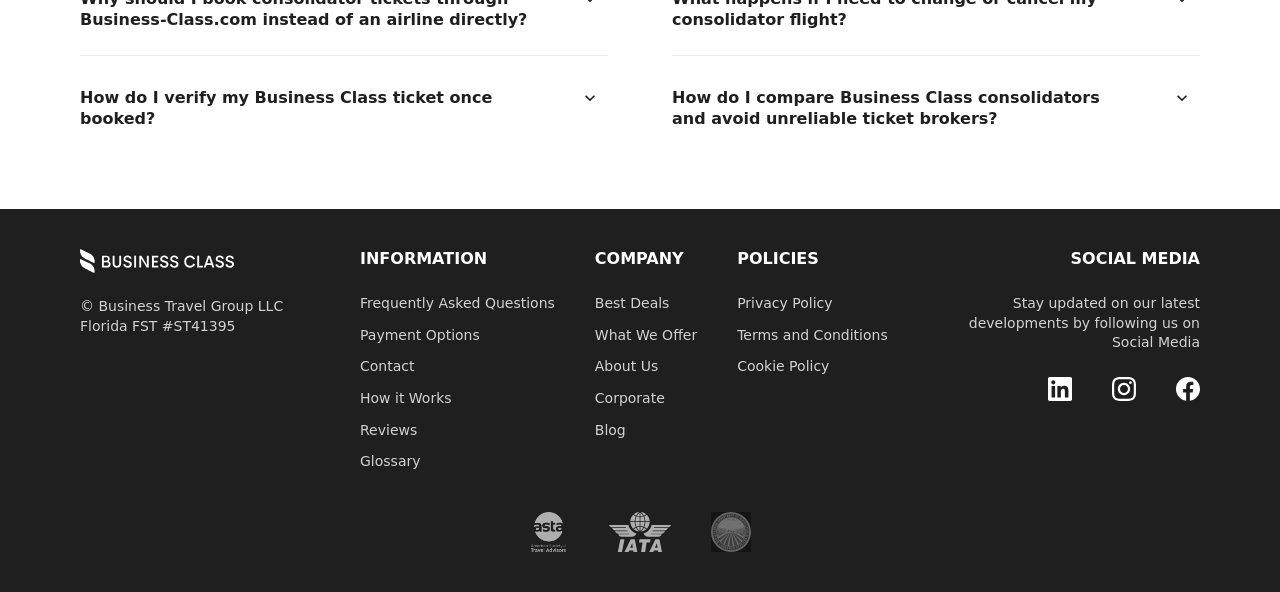
<file: consolidator.html>
<!doctype html>
<html lang="en">
<head>
  <meta charset="utf-8">
  <meta name="viewport" content="width=device-width, initial-scale=1">
  <meta name="robots" content="noindex, nofollow">
  <title>Business Class — Consolidator (test)</title>
  <!-- A test page made of the Examples sections (#154, #164): its own address, http://127.0.0.1:8000/consolidator. Desktop; the hero also on mobile (#174). -->
  <link rel="stylesheet" href="tokens.css">
  <link rel="stylesheet" href="base.css">
  <link rel="stylesheet" href="icons/icons.css">
  <link rel="stylesheet" href="components/button.css">
  <link rel="stylesheet" href="components/dropdown.css">
  <link rel="stylesheet" href="components/input.css">
  <link rel="stylesheet" href="components/modal.css">
  <link rel="stylesheet" href="components/menu.css">
  <link rel="stylesheet" href="components/date.css">
  <link rel="stylesheet" href="components/calendar.css">
  <link rel="stylesheet" href="components/route.css">
  <link rel="stylesheet" href="components/airport.css">
  <link rel="stylesheet" href="components/phone.css">
  <link rel="stylesheet" href="components/travelers.css">
  <link rel="stylesheet" href="components/search-form.css">
  <link rel="stylesheet" href="components/call-deals.css">
  <link rel="stylesheet" href="components/heading-group.css">
  <link rel="stylesheet" href="components/tag.css">
  <link rel="stylesheet" href="components/card.css">
  <link rel="stylesheet" href="components/accordion.css">
  <link rel="stylesheet" href="components/point.css">
  <link rel="stylesheet" href="components/tabs.css">
  <link rel="stylesheet" href="components/carousel.css">
  <link rel="stylesheet" href="sections/section.css">
  <link rel="stylesheet" href="sections/hero.css">
  <link rel="stylesheet" href="sections/points.css">
  <link rel="stylesheet" href="sections/advantages.css">
  <link rel="stylesheet" href="sections/checklist.css">
  <link rel="stylesheet" href="sections/deals.css">
  <link rel="stylesheet" href="sections/faq.css">
  <link rel="stylesheet" href="sections/footer.css">
</head>
<body>

<main>
  <!-- Consolidator Hero -->
  <section class="hero hero--light" aria-labelledby="consolidator-hero-title">
    <div class="hero__media"><img class="hero__photo" src="images/consolidator-hero.jpg" alt="" loading="lazy"><img class="hero__photo hero__photo--mobile" src="images/consolidator-hero-mobile.jpg" alt="" loading="lazy"></div>
    <div class="hero__inner">
      <header class="hero__header">
        <a class="hero__logo" href="#examples"><img class="hero__logo-full" src="images/logo-business-class-color.svg" alt="Business Class"><span class="hero__logo-compact"><img src="images/logo-business-class-sign-dark.svg" alt="Business Class"><img src="images/logo-business-class-text-dark.svg" alt=""></span></a>
        <div class="hero__actions">
          <button class="dropdown dropdown--currency" type="button" aria-haspopup="listbox" aria-expanded="false" aria-label="Currency: USD" popovertarget="dropdown-currency" data-value="USD" data-name="Currency"><span class="dropdown__label">USD</span><span class="dropdown__divider" aria-hidden="true"></span><span class="dropdown__icon icon icon--arrow-drop-down" aria-hidden="true"></span></button>
          <button class="dropdown dropdown--phone" type="button" aria-haspopup="menu" aria-expanded="false" popovertarget="dropdown-call"><span class="dropdown__label"><span class="dropdown__caption">24/7 Phone Deals</span> <span class="dropdown__value">+1 888-315-7838</span></span><span class="dropdown__divider" aria-hidden="true"></span><span class="dropdown__icon icon icon--arrow-drop-down" aria-hidden="true"></span></button>
          <a class="dropdown dropdown--call hero__call" href="tel:+18883157838" aria-label="24/7 Phone Deals: call +1 888-315-7838"><span class="dropdown__label">24/7 Phone Deals</span><span class="dropdown__divider" aria-hidden="true"></span><span class="dropdown__icon icon icon--call" aria-hidden="true"></span></a>
          <button class="button" type="button" aria-label="Open menu"><span class="button__icon icon icon--menu" aria-hidden="true"></span></button>
          <button class="button button--sm button--glass button--blur-default hero__menu-compact" type="button" aria-label="Open menu"><span class="button__icon icon icon--menu" aria-hidden="true"></span></button>
        </div>
      </header>
      <div class="hero__body">
        <div class="hero__text">
          <h1 class="hero__title" id="consolidator-hero-title">Business Class Consolidator Fares</h1>
          <hr class="hero__divider">
          <p class="hero__lead">The same premium cabin, a better price. Business class consolidator fares offer wholesale rates with 15–60% savings on select Business and First Class flights.</p>
          <button class="button button--lg button--shadow-md hero__cta" type="button" aria-haspopup="dialog" aria-controls="quote-dialog"><span class="button__label">Check Your Price</span><span class="button__icon icon icon--chevron-right" aria-hidden="true"></span></button>
          <hr class="hero__divider">
          <p class="hero__rating"><span class="hero__stars" role="img" aria-label="Rated 5 out of 5"><img src="images/trustpilot-star.svg" alt=""><img src="images/trustpilot-star.svg" alt=""><img src="images/trustpilot-star.svg" alt=""><img src="images/trustpilot-star.svg" alt=""><img src="images/trustpilot-star.svg" alt=""></span> <span>12,044 reviews</span> <span>on</span> <img class="hero__trustpilot" src="images/trustpilot-logo-on-light.svg" alt="Trustpilot"></p>
          <ul class="hero__badges" aria-label="Accreditations">
            <li><img src="images/badge-iata-on-light.svg" alt="IATA"></li>
            <li><img src="images/badge-iatan-on-light.svg" alt="IATAN"></li>
            <li><img src="images/badge-arc-on-light.svg" alt="ARC"></li>
            <li><img src="images/badge-bbb-on-light.svg" alt="BBB A+ Accredited Business"></li>
          </ul>
        </div>
        <div class="hero__form">
          <form class="search-form search-form--contact" aria-label="Get a price quote" novalidate>
            <div class="search-form__settings">
              <button class="dropdown dropdown--small" type="button" aria-haspopup="listbox" aria-expanded="false" aria-label="Trip type: Round-trip" popovertarget="dropdown-trip" data-value="RT" data-name="Trip type"><span class="dropdown__label">Round-trip</span><span class="dropdown__icon icon icon--arrow-drop-down" aria-hidden="true"></span></button>
              <button class="dropdown dropdown--small travelers-dropdown" type="button" aria-haspopup="dialog" aria-controls="travelers" aria-label="Travelers and class: Business / 1 Traveler" data-adults="1" data-children="0" data-infants="0" data-class="Business"><span class="dropdown__label">Business / 1 Traveler</span><span class="dropdown__icon icon icon--arrow-drop-down" aria-hidden="true"></span></button>
            </div>
            <div class="input-pair route" role="group" aria-label="Route">
              <div class="input input--strong">
                <span class="input__label" id="quote-from-label">From</span>
                <button class="input__field route__field" type="button" aria-haspopup="dialog" aria-controls="airport-search" aria-labelledby="quote-from-label quote-from-value" data-kind="from" data-value="New York (NYC)" data-placeholder="Airport or city">
                  <span class="input__value" id="quote-from-value">New York (NYC)</span>
                </button>
              </div>
              <button class="route__swap" type="button" aria-label="Swap departure and destination"><span class="icon icon--swap-horiz" aria-hidden="true"></span></button>
              <div class="input input--strong">
                <span class="input__label" id="quote-to-label">To</span>
                <button class="input__field route__field" type="button" aria-haspopup="dialog" aria-controls="airport-search" aria-labelledby="quote-to-label quote-to-value" data-kind="to" data-value="London (LHR)" data-placeholder="Airport or city">
                  <span class="input__value" id="quote-to-value">London (LHR)</span>
                </button>
              </div>
            </div>
            <div class="input-pair search-form__dates" role="group" aria-label="Travel dates">
              <div class="input input--strong date">
                <span class="input__label" id="quote-departure-label">Departure</span>
                <button class="input__field" type="button" aria-haspopup="dialog" aria-controls="calendar-range" aria-labelledby="quote-departure-label quote-departure-value">
                  <span class="input__value" id="quote-departure-value">Fri, Nov 20</span>
                </button>
              </div>
              <div class="input input--strong date">
                <span class="input__label" id="quote-return-label">Return</span>
                <button class="input__field" type="button" aria-haspopup="dialog" aria-controls="calendar-range" aria-labelledby="quote-return-label quote-return-value">
                  <span class="input__value" id="quote-return-value">Wed, Nov 25</span>
                </button>
              </div>
            </div>
            <div class="input input--strong date search-form__date" hidden>
              <span class="input__label" id="quote-date-label">Departure</span>
              <button class="input__field" type="button" aria-haspopup="dialog" aria-controls="calendar-single" aria-labelledby="quote-date-label quote-date-value">
                <span class="input__value" id="quote-date-value">Fri, Nov 20</span>
                <span class="input__icon icon icon--calendar" aria-hidden="true"></span>
              </button>
            </div>
            <div class="input input--strong">
              <label class="input__label" for="quote-name">Name<span aria-hidden="true">*</span></label>
              <div class="input__field">
                <input class="input__control" type="text" id="quote-name" name="name" autocomplete="name" placeholder="Your name" required>
              </div>
            </div>
            <div class="input input--strong">
              <label class="input__label" for="quote-email">Email<span aria-hidden="true">*</span></label>
              <div class="input__field">
                <input class="input__control" type="email" id="quote-email" name="email" autocomplete="email" placeholder="Contact email" required>
              </div>
            </div>
            <div class="input input--strong phone" data-country="US">
              <label class="input__label" for="quote-phone">Phone number<span aria-hidden="true">*</span></label>
              <div class="input__field">
                <button class="phone__country" type="button" aria-haspopup="listbox" aria-expanded="false" aria-label="Country code: United States, +1" popovertarget="phone-countries" data-value="US">
                  <img class="phone__flag" src="flags/us.svg" alt="">
                  <span class="phone__code">+1</span>
                  <span class="input__icon icon icon--arrow-drop-down" aria-hidden="true"></span>
                </button>
                <span class="phone__divider" aria-hidden="true"></span>
                <input class="input__control phone__number" type="tel" id="quote-phone" name="phone" autocomplete="tel-national" placeholder="XXX XXX XXXX" required>
              </div>
            </div>
            <button class="button button--shadow-md search-form__submit" type="submit"><span class="button__label">Get My Quote</span><span class="button__icon icon icon--chevron-right" aria-hidden="true"></span></button>
            <div class="call-deals">
              <p class="call-deals__or">or</p>
              <a class="call-deals__link" href="tel:+18883157838">
                <img class="call-deals__photo" src="images/agent-call.jpg" alt="">
                <span class="call-deals__text"><span class="call-deals__title">Call Us 888-315-7838</span> <span class="call-deals__note">for an exclusive discount</span></span>
                <span class="call-deals__divider" aria-hidden="true"></span>
                <span class="call-deals__call"><span class="icon icon--call" aria-hidden="true"></span></span>
              </a>
            </div>
          </form>
        </div>
      </div>
    </div>
  </section>

  <!-- Why Book -->
  <section class="section points" aria-labelledby="why-title">
    <div class="points__inner">
      <hgroup class="heading-group heading-group--lg heading-group--center"><h2 class="heading-group__title" id="why-title">Why Book Consolidator Fares with Business-Class.com</h2><p class="heading-group__text">We combine negotiated wholesale airline rates with hands-on, white-glove itinerary management — so you never trade peace of mind for savings.</p></hgroup>
      <ul class="points__list">
        <li class="point point--center"><span class="point__icon"><span class="icon icon--travel-explore" aria-hidden="true"></span></span><hgroup class="heading-group heading-group--xs heading-group--center"><h3 class="heading-group__title">Your Own Travel Advisor</h3><p class="heading-group__text">Work directly with a dedicated flight specialist who helps you compare options, find convenient connections, and choose flights that suit your schedule and budget.</p></hgroup></li>
        <li class="point point--center"><span class="point__icon"><span class="icon icon--gpp-good" aria-hidden="true"></span></span><hgroup class="heading-group heading-group--xs heading-group--center"><h3 class="heading-group__title">Clear Fare Conditions</h3><p class="heading-group__text">Know what you’re booking before you pay. Your travel advisor walks you through the fare rules, including cancellation and change policies, baggage allowances, and any applicable restrictions.</p></hgroup></li>
        <li class="point point--center"><span class="point__icon"><span class="icon icon--support-agent" aria-hidden="true"></span></span><hgroup class="heading-group heading-group--xs heading-group--center"><h3 class="heading-group__title">Support When You Need It</h3><p class="heading-group__text">Plans change, flights get delayed, and questions come up. Our team is here to help with your booking and assist you when travel disruptions affect your itinerary.</p></hgroup></li>
      </ul>
    </div>
  </section>

  <!-- Advantages -->
  <section class="section section--sunken advantages" aria-labelledby="advantages-title">
    <div class="advantages__inner">
      <hgroup class="heading-group heading-group--lg advantages__intro"><h2 class="heading-group__title" id="advantages-title">The Advantage Behind Business Class Consolidator Fares</h2><p class="heading-group__text">The price you see online isn’t necessarily the best available one. Airlines also distribute Business and First Class fares through wholesale channels, giving consolidators access to rates that standard booking searches may miss. <a href="#examples">Business-Class.com</a> brings these fares within reach, helping travelers enjoy premium cabins at a fraction of the usual price.</p></hgroup>
      <div class="advantages__photos">
        <span class="advantages__photo"><img src="images/advantage-city.jpg" alt=""></span>
        <span class="advantages__photo"><img src="images/advantage-wing.jpg" alt=""></span>
      </div>
      <div class="advantages__photos advantages__photos--tall">
        <span class="advantages__photo"><img src="images/advantage-cabin.jpg" alt=""></span>
      </div>
      <ul class="advantages__list">
        <li><hgroup class="heading-group heading-group--sm"><h3 class="heading-group__title">Exclusive Access to Wholesale Fares</h3><p class="heading-group__text">Go beyond publicly advertised prices. Consolidator channels unlock premium airline fares that aren’t always available on popular booking platforms, creating opportunities for significant savings.</p></hgroup></li>
        <li><hgroup class="heading-group heading-group--sm"><h3 class="heading-group__title">Genuine Airline Tickets. No Mileage Trading.</h3><p class="heading-group__text">Your ticket is issued through official airline reservation systems, with a booking reference you can verify directly with the carrier. We don’t trade or resell loyalty miles. You receive a genuine airline ticket, booked in your name.</p></hgroup></li>
        <li><hgroup class="heading-group heading-group--sm"><h3 class="heading-group__title">Better Fares Across Routes and Seasons</h3><p class="heading-group__text">From transatlantic flights to long-haul journeys across the globe, consolidator pricing opens up opportunities to save. Our travel advisors search available fares to find the strongest options for your destination and dates.</p></hgroup></li>
      </ul>
    </div>
  </section>

  <!-- How to Book -->
  <section class="section section--inverse points" aria-labelledby="how-to-book-title">
    <div class="points__inner">
      <hgroup class="heading-group heading-group--lg heading-group--center heading-group--inverse"><h2 class="heading-group__title" id="how-to-book-title">How to Book Business Class Consolidator Fares</h2><p class="heading-group__text">From finding the right fare to boarding your flight, your dedicated travel advisor makes the entire process simple.</p></hgroup>
      <ol class="points__list">
        <li class="point point--inverse"><span class="point__icon"><span class="icon icon--counter-1" aria-hidden="true"></span></span><hgroup class="heading-group heading-group--xs heading-group--inverse"><h3 class="heading-group__title">Explore Your Options</h3><p class="heading-group__text">Share your destination and travel dates to unlock private, unpublished Business Class inventory.</p></hgroup></li>
        <li class="point point--inverse"><span class="point__icon"><span class="icon icon--counter-2" aria-hidden="true"></span></span><hgroup class="heading-group heading-group--xs heading-group--inverse"><h3 class="heading-group__title">Review Private Quotes</h3><p class="heading-group__text">Your personal travel advisor finds competitive consolidator fares and presents flight options tailored to your schedule, comfort, and budget.</p></hgroup></li>
        <li class="point point--inverse"><span class="point__icon"><span class="icon icon--counter-3" aria-hidden="true"></span></span><hgroup class="heading-group heading-group--xs heading-group--inverse"><h3 class="heading-group__title">Confirm Your Journey</h3><p class="heading-group__text">Review your itinerary, price, and fare conditions before confirming. Once your booking is complete, you’ll receive your official airline e-ticket and reservation details.</p></hgroup></li>
        <li class="point point--inverse"><span class="point__icon"><span class="icon icon--counter-4" aria-hidden="true"></span></span><hgroup class="heading-group heading-group--xs heading-group--inverse"><h3 class="heading-group__title">Enjoy the Journey</h3><p class="heading-group__text">Settle into your premium cabin knowing our team is here to help. From seat selection and special requests to unexpected travel changes, support is just a call away.</p></hgroup></li>
      </ol>
    </div>
  </section>

  <!-- What to Check -->
  <section class="section section--inverse checklist" aria-labelledby="checklist-title">
    <div class="checklist__inner">
      <div class="checklist__collage">
        <img class="checklist__small" src="images/checklist-seat-small.png" alt="" loading="lazy">
        <img class="checklist__small checklist__small--mobile" src="images/checklist-seat-small-mobile.png" alt="" loading="lazy">
        <img class="checklist__large" src="images/checklist-seat.jpg" alt="">
      </div>
      <div class="checklist__text">
        <hgroup class="heading-group heading-group--lg heading-group--inverse"><h2 class="heading-group__title" id="checklist-title">What to check Before Booking Consolidator Tickets</h2><p class="heading-group__text">To ensure a smooth journey, verify these six essential details before confirming any premium flight.</p></hgroup>
        <ul class="checklist__list">
          <li><hgroup class="heading-group heading-group--xs heading-group--inverse"><h3 class="heading-group__title">All-Inclusive Total Price</h3><p class="heading-group__text">Ensure your final quote includes all government taxes, carrier surcharges, and issuance fees with zero unexpected checkout add-ons.</p></hgroup></li>
          <li><hgroup class="heading-group heading-group--xs heading-group--inverse"><h3 class="heading-group__title">Checked Baggage Allowances</h3><p class="heading-group__text">Confirm the baggage allowance for your itinerary, including the number of checked bags and weight limits. These can vary by airline, route, and fare.</p></hgroup></li>
          <li><hgroup class="heading-group heading-group--xs heading-group--inverse"><h3 class="heading-group__title">Cabin Class per Segment</h3><p class="heading-group__text">Check connecting flights carefully. Verify that short regional feeder legs are booked in premium cabins and not downgraded to basic economy.</p></hgroup></li>
          <li><hgroup class="heading-group heading-group--xs heading-group--inverse"><h3 class="heading-group__title">Airport Lounge Privileges</h3><p class="heading-group__text">Check which premium airport benefits come with your ticket, including lounge access, priority boarding, and fast-track security where available.</p></hgroup></li>
          <li><hgroup class="heading-group heading-group--xs heading-group--inverse"><h3 class="heading-group__title">Change &amp; Cancellation Terms</h3><p class="heading-group__text">Review ticket flexibility in advance. Understand carrier change penalties, cancellation fees, and travel credit validity rules before payment.</p></hgroup></li>
          <li><hgroup class="heading-group heading-group--xs heading-group--inverse"><h3 class="heading-group__title">Frequent Flyer Mileage Accrual</h3><p class="heading-group__text">Check whether your ticket’s booking class qualifies for frequent flyer miles and elite status credits. Earning rates can vary by airline, fare type, and loyalty program.</p></hgroup></li>
        </ul>
      </div>
    </div>
  </section>

  <!-- Popular Routes: the Deals section -->
  <section class="section section--subtle deals" aria-labelledby="deals-title" data-carousel>
    <div class="deals__inner">
      <hgroup class="heading-group heading-group--lg"><h2 class="heading-group__title" id="deals-title">Popular Business Class Consolidator Routes</h2><p class="heading-group__text">Consolidator savings are highest on long-haul international flights. Explore our most requested routes and regional hubs below.</p></hgroup>
      <div class="tabs__list" role="tablist" aria-label="Regions">
          <button class="tabs__tab" type="button" role="tab" id="deals-tab-europe" aria-selected="true" aria-controls="deals-panel-europe">Europe</button>
          <button class="tabs__tab" type="button" role="tab" id="deals-tab-oceania" aria-selected="false" aria-controls="deals-panel-oceania" tabindex="-1">Oceania</button>
          <button class="tabs__tab" type="button" role="tab" id="deals-tab-africa" aria-selected="false" aria-controls="deals-panel-africa" tabindex="-1">Africa</button>
          <button class="tabs__tab" type="button" role="tab" id="deals-tab-indian-subcontinent" aria-selected="false" aria-controls="deals-panel-indian-subcontinent" tabindex="-1">Indian Subcontinent</button>
          <button class="tabs__tab" type="button" role="tab" id="deals-tab-middle-east" aria-selected="false" aria-controls="deals-panel-middle-east" tabindex="-1">Middle east</button>
      </div>
      <div class="carousel-frame">
        <div class="carousel-frame__steps">
          <button class="button button--glass button--blur-default" type="button" aria-label="Previous deals" aria-controls="deals-row-europe" data-carousel-step="-1" data-carousel-end><span class="button__icon icon icon--arrow-left" aria-hidden="true"></span></button>
          <button class="button button--glass button--blur-default" type="button" aria-label="Next deals" aria-controls="deals-row-europe" data-carousel-step="1"><span class="button__icon icon icon--arrow-right" aria-hidden="true"></span></button>
        </div>
        <div class="tabs__panel" role="tabpanel" id="deals-panel-europe" aria-labelledby="deals-tab-europe">
          <ul class="carousel" id="deals-row-europe" aria-label="Deals in Europe">
          <li class="carousel__item"><article class="card" aria-labelledby="deals-europe-1-title">
              <div class="card__media"><img class="card__photo" src="images/card-london-westminster.jpg" alt=""><ul class="card__tags" aria-label="Tags"><li class="tag tag--sm">54% OFF</li></ul></div>
              <div class="card__body">
                <hgroup class="heading-group heading-group--xs"><h3 class="heading-group__title" id="deals-europe-1-title">New York (JFK) → London (LHR)</h3></hgroup>
                <hr class="card__divider">
                <div class="card__footer">
                  <p class="card__price"><span class="card__was">Regular price <s>$6,840</s></span> <span class="card__amount">$3,150<span class="card__mark" aria-hidden="true">*</span></span></p>
                  <a class="card__link" href="#examples" aria-labelledby="deals-europe-1-view deals-europe-1-title"><span class="button button--sm button--brand card__action"><span class="button__label" id="deals-europe-1-view">View</span><span class="button__icon icon icon--chevron-right" aria-hidden="true"></span></span></a>
                </div>
              </div>
            </article></li>
          <li class="carousel__item"><article class="card" aria-labelledby="deals-europe-2-title">
              <div class="card__media"><img class="card__photo" src="images/card-rome.jpg" alt=""><ul class="card__tags" aria-label="Tags"><li class="tag tag--sm">27% OFF</li></ul></div>
              <div class="card__body">
                <hgroup class="heading-group heading-group--xs"><h3 class="heading-group__title" id="deals-europe-2-title">New York (JFK) → Rome (FCO)</h3></hgroup>
                <hr class="card__divider">
                <div class="card__footer">
                  <p class="card__price"><span class="card__was">Regular price <s>$5,920</s></span> <span class="card__amount">$4,320<span class="card__mark" aria-hidden="true">*</span></span></p>
                  <a class="card__link" href="#examples" aria-labelledby="deals-europe-2-view deals-europe-2-title"><span class="button button--sm button--brand card__action"><span class="button__label" id="deals-europe-2-view">View</span><span class="button__icon icon icon--chevron-right" aria-hidden="true"></span></span></a>
                </div>
              </div>
            </article></li>
          <li class="carousel__item"><article class="card" aria-labelledby="deals-europe-3-title">
              <div class="card__media"><img class="card__photo" src="images/card-madrid.jpg" alt=""><ul class="card__tags" aria-label="Tags"><li class="tag tag--sm">14% OFF</li></ul></div>
              <div class="card__body">
                <hgroup class="heading-group heading-group--xs"><h3 class="heading-group__title" id="deals-europe-3-title">Miami (MIA) → Madrid (MAD)</h3></hgroup>
                <hr class="card__divider">
                <div class="card__footer">
                  <p class="card__price"><span class="card__was">Regular price <s>$5,480</s></span> <span class="card__amount">$4,710<span class="card__mark" aria-hidden="true">*</span></span></p>
                  <a class="card__link" href="#examples" aria-labelledby="deals-europe-3-view deals-europe-3-title"><span class="button button--sm button--brand card__action"><span class="button__label" id="deals-europe-3-view">View</span><span class="button__icon icon icon--chevron-right" aria-hidden="true"></span></span></a>
                </div>
              </div>
            </article></li>
          <li class="carousel__item"><article class="card" aria-labelledby="deals-europe-4-title">
              <div class="card__media"><img class="card__photo" src="images/card-paris.jpg" alt=""><ul class="card__tags" aria-label="Tags"><li class="tag tag--sm">54% OFF</li></ul></div>
              <div class="card__body">
                <hgroup class="heading-group heading-group--xs"><h3 class="heading-group__title" id="deals-europe-4-title">New York (JFK) → Paris (CDG)</h3></hgroup>
                <hr class="card__divider">
                <div class="card__footer">
                  <p class="card__price"><span class="card__was">Regular price <s>$6,390</s></span> <span class="card__amount">$2,940<span class="card__mark" aria-hidden="true">*</span></span></p>
                  <a class="card__link" href="#examples" aria-labelledby="deals-europe-4-view deals-europe-4-title"><span class="button button--sm button--brand card__action"><span class="button__label" id="deals-europe-4-view">View</span><span class="button__icon icon icon--chevron-right" aria-hidden="true"></span></span></a>
                </div>
              </div>
            </article></li>
          <li class="carousel__item"><article class="card" aria-labelledby="deals-europe-5-title">
              <div class="card__media"><img class="card__photo" src="images/country-czech-republic.jpg" alt=""><ul class="card__tags" aria-label="Tags"><li class="tag tag--sm">32% OFF</li></ul></div>
              <div class="card__body">
                <hgroup class="heading-group heading-group--xs"><h3 class="heading-group__title" id="deals-europe-5-title">Newark (EWR) → Prague (PRG)</h3></hgroup>
                <hr class="card__divider">
                <div class="card__footer">
                  <p class="card__price"><span class="card__was">Regular price <s>$5,760</s></span> <span class="card__amount">$3,920<span class="card__mark" aria-hidden="true">*</span></span></p>
                  <a class="card__link" href="#examples" aria-labelledby="deals-europe-5-view deals-europe-5-title"><span class="button button--sm button--brand card__action"><span class="button__label" id="deals-europe-5-view">View</span><span class="button__icon icon icon--chevron-right" aria-hidden="true"></span></span></a>
                </div>
              </div>
            </article></li>
          <li class="carousel__item"><article class="card" aria-labelledby="deals-europe-6-title">
              <div class="card__media"><img class="card__photo" src="images/country-germany.jpg" alt=""><ul class="card__tags" aria-label="Tags"><li class="tag tag--sm">41% OFF</li></ul></div>
              <div class="card__body">
                <hgroup class="heading-group heading-group--xs"><h3 class="heading-group__title" id="deals-europe-6-title">Chicago (ORD) → Munich (MUC)</h3></hgroup>
                <hr class="card__divider">
                <div class="card__footer">
                  <p class="card__price"><span class="card__was">Regular price <s>$6,120</s></span> <span class="card__amount">$3,610<span class="card__mark" aria-hidden="true">*</span></span></p>
                  <a class="card__link" href="#examples" aria-labelledby="deals-europe-6-view deals-europe-6-title"><span class="button button--sm button--brand card__action"><span class="button__label" id="deals-europe-6-view">View</span><span class="button__icon icon icon--chevron-right" aria-hidden="true"></span></span></a>
                </div>
              </div>
            </article></li>
          <li class="carousel__item"><article class="card" aria-labelledby="deals-europe-7-title">
              <div class="card__media"><img class="card__photo" src="images/country-spain.jpg" alt=""><ul class="card__tags" aria-label="Tags"><li class="tag tag--sm">23% OFF</li></ul></div>
              <div class="card__body">
                <hgroup class="heading-group heading-group--xs"><h3 class="heading-group__title" id="deals-europe-7-title">Boston (BOS) → Barcelona (BCN)</h3></hgroup>
                <hr class="card__divider">
                <div class="card__footer">
                  <p class="card__price"><span class="card__was">Regular price <s>$5,640</s></span> <span class="card__amount">$4,340<span class="card__mark" aria-hidden="true">*</span></span></p>
                  <a class="card__link" href="#examples" aria-labelledby="deals-europe-7-view deals-europe-7-title"><span class="button button--sm button--brand card__action"><span class="button__label" id="deals-europe-7-view">View</span><span class="button__icon icon icon--chevron-right" aria-hidden="true"></span></span></a>
                </div>
              </div>
            </article></li>
          <li class="carousel__item"><article class="card" aria-labelledby="deals-europe-8-title">
              <div class="card__media"><img class="card__photo" src="images/card-london.jpg" alt=""><ul class="card__tags" aria-label="Tags"><li class="tag tag--sm">18% OFF</li></ul></div>
              <div class="card__body">
                <hgroup class="heading-group heading-group--xs"><h3 class="heading-group__title" id="deals-europe-8-title">Los Angeles (LAX) → London (LHR)</h3></hgroup>
                <hr class="card__divider">
                <div class="card__footer">
                  <p class="card__price"><span class="card__was">Regular price <s>$7,980</s></span> <span class="card__amount">$6,540<span class="card__mark" aria-hidden="true">*</span></span></p>
                  <a class="card__link" href="#examples" aria-labelledby="deals-europe-8-view deals-europe-8-title"><span class="button button--sm button--brand card__action"><span class="button__label" id="deals-europe-8-view">View</span><span class="button__icon icon icon--chevron-right" aria-hidden="true"></span></span></a>
                </div>
              </div>
            </article></li>
          </ul>
        </div>
        <div class="tabs__panel" role="tabpanel" id="deals-panel-oceania" aria-labelledby="deals-tab-oceania" hidden>
          <ul class="carousel" id="deals-row-oceania" aria-label="Deals in Oceania">
          <li class="carousel__item"><article class="card" aria-labelledby="deals-oceania-1-title">
              <div class="card__media"><img class="card__photo" src="images/oceania-1.jpg" alt=""><ul class="card__tags" aria-label="Tags"><li class="tag tag--sm">38% OFF</li></ul></div>
              <div class="card__body">
                <hgroup class="heading-group heading-group--xs"><h3 class="heading-group__title" id="deals-oceania-1-title">Los Angeles (LAX) → Sydney (SYD)</h3></hgroup>
                <hr class="card__divider">
                <div class="card__footer">
                  <p class="card__price"><span class="card__was">Regular price <s>$11,850</s></span> <span class="card__amount">$7,350<span class="card__mark" aria-hidden="true">*</span></span></p>
                  <a class="card__link" href="#examples" aria-labelledby="deals-oceania-1-view deals-oceania-1-title"><span class="button button--sm button--brand card__action"><span class="button__label" id="deals-oceania-1-view">View</span><span class="button__icon icon icon--chevron-right" aria-hidden="true"></span></span></a>
                </div>
              </div>
            </article></li>
          <li class="carousel__item"><article class="card" aria-labelledby="deals-oceania-2-title">
              <div class="card__media"><img class="card__photo" src="images/oceania-2.jpg" alt=""><ul class="card__tags" aria-label="Tags"><li class="tag tag--sm">22% OFF</li></ul></div>
              <div class="card__body">
                <hgroup class="heading-group heading-group--xs"><h3 class="heading-group__title" id="deals-oceania-2-title">San Francisco (SFO) → Auckland (AKL)</h3></hgroup>
                <hr class="card__divider">
                <div class="card__footer">
                  <p class="card__price"><span class="card__was">Regular price <s>$9,640</s></span> <span class="card__amount">$7,520<span class="card__mark" aria-hidden="true">*</span></span></p>
                  <a class="card__link" href="#examples" aria-labelledby="deals-oceania-2-view deals-oceania-2-title"><span class="button button--sm button--brand card__action"><span class="button__label" id="deals-oceania-2-view">View</span><span class="button__icon icon icon--chevron-right" aria-hidden="true"></span></span></a>
                </div>
              </div>
            </article></li>
          <li class="carousel__item"><article class="card" aria-labelledby="deals-oceania-3-title">
              <div class="card__media"><img class="card__photo" src="images/oceania-3.jpg" alt=""><ul class="card__tags" aria-label="Tags"><li class="tag tag--sm">47% OFF</li></ul></div>
              <div class="card__body">
                <hgroup class="heading-group heading-group--xs"><h3 class="heading-group__title" id="deals-oceania-3-title">Los Angeles (LAX) → Melbourne (MEL)</h3></hgroup>
                <hr class="card__divider">
                <div class="card__footer">
                  <p class="card__price"><span class="card__was">Regular price <s>$11,420</s></span> <span class="card__amount">$6,050<span class="card__mark" aria-hidden="true">*</span></span></p>
                  <a class="card__link" href="#examples" aria-labelledby="deals-oceania-3-view deals-oceania-3-title"><span class="button button--sm button--brand card__action"><span class="button__label" id="deals-oceania-3-view">View</span><span class="button__icon icon icon--chevron-right" aria-hidden="true"></span></span></a>
                </div>
              </div>
            </article></li>
          <li class="carousel__item"><article class="card" aria-labelledby="deals-oceania-4-title">
              <div class="card__media"><img class="card__photo" src="images/oceania-4.jpg" alt=""><ul class="card__tags" aria-label="Tags"><li class="tag tag--sm">31% OFF</li></ul></div>
              <div class="card__body">
                <hgroup class="heading-group heading-group--xs"><h3 class="heading-group__title" id="deals-oceania-4-title">Dallas (DFW) → Brisbane (BNE)</h3></hgroup>
                <hr class="card__divider">
                <div class="card__footer">
                  <p class="card__price"><span class="card__was">Regular price <s>$12,380</s></span> <span class="card__amount">$8,540<span class="card__mark" aria-hidden="true">*</span></span></p>
                  <a class="card__link" href="#examples" aria-labelledby="deals-oceania-4-view deals-oceania-4-title"><span class="button button--sm button--brand card__action"><span class="button__label" id="deals-oceania-4-view">View</span><span class="button__icon icon icon--chevron-right" aria-hidden="true"></span></span></a>
                </div>
              </div>
            </article></li>
          <li class="carousel__item"><article class="card" aria-labelledby="deals-oceania-5-title">
              <div class="card__media"><img class="card__photo" src="images/oceania-1.jpg" alt=""><ul class="card__tags" aria-label="Tags"><li class="tag tag--sm">25% OFF</li></ul></div>
              <div class="card__body">
                <hgroup class="heading-group heading-group--xs"><h3 class="heading-group__title" id="deals-oceania-5-title">New York (JFK) → Sydney (SYD)</h3></hgroup>
                <hr class="card__divider">
                <div class="card__footer">
                  <p class="card__price"><span class="card__was">Regular price <s>$13,260</s></span> <span class="card__amount">$9,940<span class="card__mark" aria-hidden="true">*</span></span></p>
                  <a class="card__link" href="#examples" aria-labelledby="deals-oceania-5-view deals-oceania-5-title"><span class="button button--sm button--brand card__action"><span class="button__label" id="deals-oceania-5-view">View</span><span class="button__icon icon icon--chevron-right" aria-hidden="true"></span></span></a>
                </div>
              </div>
            </article></li>
          <li class="carousel__item"><article class="card" aria-labelledby="deals-oceania-6-title">
              <div class="card__media"><img class="card__photo" src="images/oceania-2.jpg" alt=""><ul class="card__tags" aria-label="Tags"><li class="tag tag--sm">52% OFF</li></ul></div>
              <div class="card__body">
                <hgroup class="heading-group heading-group--xs"><h3 class="heading-group__title" id="deals-oceania-6-title">Houston (IAH) → Auckland (AKL)</h3></hgroup>
                <hr class="card__divider">
                <div class="card__footer">
                  <p class="card__price"><span class="card__was">Regular price <s>$10,950</s></span> <span class="card__amount">$5,260<span class="card__mark" aria-hidden="true">*</span></span></p>
                  <a class="card__link" href="#examples" aria-labelledby="deals-oceania-6-view deals-oceania-6-title"><span class="button button--sm button--brand card__action"><span class="button__label" id="deals-oceania-6-view">View</span><span class="button__icon icon icon--chevron-right" aria-hidden="true"></span></span></a>
                </div>
              </div>
            </article></li>
          <li class="carousel__item"><article class="card" aria-labelledby="deals-oceania-7-title">
              <div class="card__media"><img class="card__photo" src="images/oceania-4.jpg" alt=""><ul class="card__tags" aria-label="Tags"><li class="tag tag--sm">19% OFF</li></ul></div>
              <div class="card__body">
                <hgroup class="heading-group heading-group--xs"><h3 class="heading-group__title" id="deals-oceania-7-title">Los Angeles (LAX) → Nadi (NAN)</h3></hgroup>
                <hr class="card__divider">
                <div class="card__footer">
                  <p class="card__price"><span class="card__was">Regular price <s>$7,860</s></span> <span class="card__amount">$6,370<span class="card__mark" aria-hidden="true">*</span></span></p>
                  <a class="card__link" href="#examples" aria-labelledby="deals-oceania-7-view deals-oceania-7-title"><span class="button button--sm button--brand card__action"><span class="button__label" id="deals-oceania-7-view">View</span><span class="button__icon icon icon--chevron-right" aria-hidden="true"></span></span></a>
                </div>
              </div>
            </article></li>
          <li class="carousel__item"><article class="card" aria-labelledby="deals-oceania-8-title">
              <div class="card__media"><img class="card__photo" src="images/oceania-3.jpg" alt=""><ul class="card__tags" aria-label="Tags"><li class="tag tag--sm">35% OFF</li></ul></div>
              <div class="card__body">
                <hgroup class="heading-group heading-group--xs"><h3 class="heading-group__title" id="deals-oceania-8-title">Chicago (ORD) → Perth (PER)</h3></hgroup>
                <hr class="card__divider">
                <div class="card__footer">
                  <p class="card__price"><span class="card__was">Regular price <s>$13,940</s></span> <span class="card__amount">$9,060<span class="card__mark" aria-hidden="true">*</span></span></p>
                  <a class="card__link" href="#examples" aria-labelledby="deals-oceania-8-view deals-oceania-8-title"><span class="button button--sm button--brand card__action"><span class="button__label" id="deals-oceania-8-view">View</span><span class="button__icon icon icon--chevron-right" aria-hidden="true"></span></span></a>
                </div>
              </div>
            </article></li>
          </ul>
        </div>
        <div class="tabs__panel" role="tabpanel" id="deals-panel-africa" aria-labelledby="deals-tab-africa" hidden>
          <ul class="carousel" id="deals-row-africa" aria-label="Deals in Africa">
          <li class="carousel__item"><article class="card" aria-labelledby="deals-africa-1-title">
              <div class="card__media"><img class="card__photo" src="images/oceania-1.jpg" alt=""><ul class="card__tags" aria-label="Tags"><li class="tag tag--sm">44% OFF</li></ul></div>
              <div class="card__body">
                <hgroup class="heading-group heading-group--xs"><h3 class="heading-group__title" id="deals-africa-1-title">New York (JFK) → Cape Town (CPT)</h3></hgroup>
                <hr class="card__divider">
                <div class="card__footer">
                  <p class="card__price"><span class="card__was">Regular price <s>$10,480</s></span> <span class="card__amount">$5,870<span class="card__mark" aria-hidden="true">*</span></span></p>
                  <a class="card__link" href="#examples" aria-labelledby="deals-africa-1-view deals-africa-1-title"><span class="button button--sm button--brand card__action"><span class="button__label" id="deals-africa-1-view">View</span><span class="button__icon icon icon--chevron-right" aria-hidden="true"></span></span></a>
                </div>
              </div>
            </article></li>
          <li class="carousel__item"><article class="card" aria-labelledby="deals-africa-2-title">
              <div class="card__media"><img class="card__photo" src="images/oceania-2.jpg" alt=""><ul class="card__tags" aria-label="Tags"><li class="tag tag--sm">29% OFF</li></ul></div>
              <div class="card__body">
                <hgroup class="heading-group heading-group--xs"><h3 class="heading-group__title" id="deals-africa-2-title">Atlanta (ATL) → Johannesburg (JNB)</h3></hgroup>
                <hr class="card__divider">
                <div class="card__footer">
                  <p class="card__price"><span class="card__was">Regular price <s>$10,760</s></span> <span class="card__amount">$7,640<span class="card__mark" aria-hidden="true">*</span></span></p>
                  <a class="card__link" href="#examples" aria-labelledby="deals-africa-2-view deals-africa-2-title"><span class="button button--sm button--brand card__action"><span class="button__label" id="deals-africa-2-view">View</span><span class="button__icon icon icon--chevron-right" aria-hidden="true"></span></span></a>
                </div>
              </div>
            </article></li>
          <li class="carousel__item"><article class="card" aria-labelledby="deals-africa-3-title">
              <div class="card__media"><img class="card__photo" src="images/oceania-3.jpg" alt=""><ul class="card__tags" aria-label="Tags"><li class="tag tag--sm">36% OFF</li></ul></div>
              <div class="card__body">
                <hgroup class="heading-group heading-group--xs"><h3 class="heading-group__title" id="deals-africa-3-title">New York (JFK) → Nairobi (NBO)</h3></hgroup>
                <hr class="card__divider">
                <div class="card__footer">
                  <p class="card__price"><span class="card__was">Regular price <s>$9,320</s></span> <span class="card__amount">$5,960<span class="card__mark" aria-hidden="true">*</span></span></p>
                  <a class="card__link" href="#examples" aria-labelledby="deals-africa-3-view deals-africa-3-title"><span class="button button--sm button--brand card__action"><span class="button__label" id="deals-africa-3-view">View</span><span class="button__icon icon icon--chevron-right" aria-hidden="true"></span></span></a>
                </div>
              </div>
            </article></li>
          <li class="carousel__item"><article class="card" aria-labelledby="deals-africa-4-title">
              <div class="card__media"><img class="card__photo" src="images/oceania-4.jpg" alt=""><ul class="card__tags" aria-label="Tags"><li class="tag tag--sm">21% OFF</li></ul></div>
              <div class="card__body">
                <hgroup class="heading-group heading-group--xs"><h3 class="heading-group__title" id="deals-africa-4-title">Washington (IAD) → Casablanca (CMN)</h3></hgroup>
                <hr class="card__divider">
                <div class="card__footer">
                  <p class="card__price"><span class="card__was">Regular price <s>$6,980</s></span> <span class="card__amount">$5,510<span class="card__mark" aria-hidden="true">*</span></span></p>
                  <a class="card__link" href="#examples" aria-labelledby="deals-africa-4-view deals-africa-4-title"><span class="button button--sm button--brand card__action"><span class="button__label" id="deals-africa-4-view">View</span><span class="button__icon icon icon--chevron-right" aria-hidden="true"></span></span></a>
                </div>
              </div>
            </article></li>
          <li class="carousel__item"><article class="card" aria-labelledby="deals-africa-5-title">
              <div class="card__media"><img class="card__photo" src="images/oceania-1.jpg" alt=""><ul class="card__tags" aria-label="Tags"><li class="tag tag--sm">48% OFF</li></ul></div>
              <div class="card__body">
                <hgroup class="heading-group heading-group--xs"><h3 class="heading-group__title" id="deals-africa-5-title">New York (JFK) → Cairo (CAI)</h3></hgroup>
                <hr class="card__divider">
                <div class="card__footer">
                  <p class="card__price"><span class="card__was">Regular price <s>$7,640</s></span> <span class="card__amount">$3,970<span class="card__mark" aria-hidden="true">*</span></span></p>
                  <a class="card__link" href="#examples" aria-labelledby="deals-africa-5-view deals-africa-5-title"><span class="button button--sm button--brand card__action"><span class="button__label" id="deals-africa-5-view">View</span><span class="button__icon icon icon--chevron-right" aria-hidden="true"></span></span></a>
                </div>
              </div>
            </article></li>
          <li class="carousel__item"><article class="card" aria-labelledby="deals-africa-6-title">
              <div class="card__media"><img class="card__photo" src="images/oceania-2.jpg" alt=""><ul class="card__tags" aria-label="Tags"><li class="tag tag--sm">33% OFF</li></ul></div>
              <div class="card__body">
                <hgroup class="heading-group heading-group--xs"><h3 class="heading-group__title" id="deals-africa-6-title">Houston (IAH) → Lagos (LOS)</h3></hgroup>
                <hr class="card__divider">
                <div class="card__footer">
                  <p class="card__price"><span class="card__was">Regular price <s>$8,860</s></span> <span class="card__amount">$5,940<span class="card__mark" aria-hidden="true">*</span></span></p>
                  <a class="card__link" href="#examples" aria-labelledby="deals-africa-6-view deals-africa-6-title"><span class="button button--sm button--brand card__action"><span class="button__label" id="deals-africa-6-view">View</span><span class="button__icon icon icon--chevron-right" aria-hidden="true"></span></span></a>
                </div>
              </div>
            </article></li>
          <li class="carousel__item"><article class="card" aria-labelledby="deals-africa-7-title">
              <div class="card__media"><img class="card__photo" src="images/oceania-3.jpg" alt=""><ul class="card__tags" aria-label="Tags"><li class="tag tag--sm">26% OFF</li></ul></div>
              <div class="card__body">
                <hgroup class="heading-group heading-group--xs"><h3 class="heading-group__title" id="deals-africa-7-title">Washington (IAD) → Addis Ababa (ADD)</h3></hgroup>
                <hr class="card__divider">
                <div class="card__footer">
                  <p class="card__price"><span class="card__was">Regular price <s>$8,240</s></span> <span class="card__amount">$6,100<span class="card__mark" aria-hidden="true">*</span></span></p>
                  <a class="card__link" href="#examples" aria-labelledby="deals-africa-7-view deals-africa-7-title"><span class="button button--sm button--brand card__action"><span class="button__label" id="deals-africa-7-view">View</span><span class="button__icon icon icon--chevron-right" aria-hidden="true"></span></span></a>
                </div>
              </div>
            </article></li>
          <li class="carousel__item"><article class="card" aria-labelledby="deals-africa-8-title">
              <div class="card__media"><img class="card__photo" src="images/oceania-4.jpg" alt=""><ul class="card__tags" aria-label="Tags"><li class="tag tag--sm">57% OFF</li></ul></div>
              <div class="card__body">
                <hgroup class="heading-group heading-group--xs"><h3 class="heading-group__title" id="deals-africa-8-title">New York (JFK) → Accra (ACC)</h3></hgroup>
                <hr class="card__divider">
                <div class="card__footer">
                  <p class="card__price"><span class="card__was">Regular price <s>$8,120</s></span> <span class="card__amount">$3,490<span class="card__mark" aria-hidden="true">*</span></span></p>
                  <a class="card__link" href="#examples" aria-labelledby="deals-africa-8-view deals-africa-8-title"><span class="button button--sm button--brand card__action"><span class="button__label" id="deals-africa-8-view">View</span><span class="button__icon icon icon--chevron-right" aria-hidden="true"></span></span></a>
                </div>
              </div>
            </article></li>
          </ul>
        </div>
        <div class="tabs__panel" role="tabpanel" id="deals-panel-indian-subcontinent" aria-labelledby="deals-tab-indian-subcontinent" hidden>
          <ul class="carousel" id="deals-row-indian-subcontinent" aria-label="Deals in Indian Subcontinent">
          <li class="carousel__item"><article class="card" aria-labelledby="deals-indian-subcontinent-1-title">
              <div class="card__media"><img class="card__photo" src="images/oceania-1.jpg" alt=""><ul class="card__tags" aria-label="Tags"><li class="tag tag--sm">42% OFF</li></ul></div>
              <div class="card__body">
                <hgroup class="heading-group heading-group--xs"><h3 class="heading-group__title" id="deals-indian-subcontinent-1-title">New York (JFK) → Delhi (DEL)</h3></hgroup>
                <hr class="card__divider">
                <div class="card__footer">
                  <p class="card__price"><span class="card__was">Regular price <s>$8,960</s></span> <span class="card__amount">$5,200<span class="card__mark" aria-hidden="true">*</span></span></p>
                  <a class="card__link" href="#examples" aria-labelledby="deals-indian-subcontinent-1-view deals-indian-subcontinent-1-title"><span class="button button--sm button--brand card__action"><span class="button__label" id="deals-indian-subcontinent-1-view">View</span><span class="button__icon icon icon--chevron-right" aria-hidden="true"></span></span></a>
                </div>
              </div>
            </article></li>
          <li class="carousel__item"><article class="card" aria-labelledby="deals-indian-subcontinent-2-title">
              <div class="card__media"><img class="card__photo" src="images/oceania-2.jpg" alt=""><ul class="card__tags" aria-label="Tags"><li class="tag tag--sm">31% OFF</li></ul></div>
              <div class="card__body">
                <hgroup class="heading-group heading-group--xs"><h3 class="heading-group__title" id="deals-indian-subcontinent-2-title">Newark (EWR) → Mumbai (BOM)</h3></hgroup>
                <hr class="card__divider">
                <div class="card__footer">
                  <p class="card__price"><span class="card__was">Regular price <s>$9,240</s></span> <span class="card__amount">$6,380<span class="card__mark" aria-hidden="true">*</span></span></p>
                  <a class="card__link" href="#examples" aria-labelledby="deals-indian-subcontinent-2-view deals-indian-subcontinent-2-title"><span class="button button--sm button--brand card__action"><span class="button__label" id="deals-indian-subcontinent-2-view">View</span><span class="button__icon icon icon--chevron-right" aria-hidden="true"></span></span></a>
                </div>
              </div>
            </article></li>
          <li class="carousel__item"><article class="card" aria-labelledby="deals-indian-subcontinent-3-title">
              <div class="card__media"><img class="card__photo" src="images/oceania-3.jpg" alt=""><ul class="card__tags" aria-label="Tags"><li class="tag tag--sm">24% OFF</li></ul></div>
              <div class="card__body">
                <hgroup class="heading-group heading-group--xs"><h3 class="heading-group__title" id="deals-indian-subcontinent-3-title">San Francisco (SFO) → Bengaluru (BLR)</h3></hgroup>
                <hr class="card__divider">
                <div class="card__footer">
                  <p class="card__price"><span class="card__was">Regular price <s>$9,780</s></span> <span class="card__amount">$7,430<span class="card__mark" aria-hidden="true">*</span></span></p>
                  <a class="card__link" href="#examples" aria-labelledby="deals-indian-subcontinent-3-view deals-indian-subcontinent-3-title"><span class="button button--sm button--brand card__action"><span class="button__label" id="deals-indian-subcontinent-3-view">View</span><span class="button__icon icon icon--chevron-right" aria-hidden="true"></span></span></a>
                </div>
              </div>
            </article></li>
          <li class="carousel__item"><article class="card" aria-labelledby="deals-indian-subcontinent-4-title">
              <div class="card__media"><img class="card__photo" src="images/oceania-4.jpg" alt=""><ul class="card__tags" aria-label="Tags"><li class="tag tag--sm">39% OFF</li></ul></div>
              <div class="card__body">
                <hgroup class="heading-group heading-group--xs"><h3 class="heading-group__title" id="deals-indian-subcontinent-4-title">Chicago (ORD) → Hyderabad (HYD)</h3></hgroup>
                <hr class="card__divider">
                <div class="card__footer">
                  <p class="card__price"><span class="card__was">Regular price <s>$9,560</s></span> <span class="card__amount">$5,830<span class="card__mark" aria-hidden="true">*</span></span></p>
                  <a class="card__link" href="#examples" aria-labelledby="deals-indian-subcontinent-4-view deals-indian-subcontinent-4-title"><span class="button button--sm button--brand card__action"><span class="button__label" id="deals-indian-subcontinent-4-view">View</span><span class="button__icon icon icon--chevron-right" aria-hidden="true"></span></span></a>
                </div>
              </div>
            </article></li>
          <li class="carousel__item"><article class="card" aria-labelledby="deals-indian-subcontinent-5-title">
              <div class="card__media"><img class="card__photo" src="images/oceania-1.jpg" alt=""><ul class="card__tags" aria-label="Tags"><li class="tag tag--sm">28% OFF</li></ul></div>
              <div class="card__body">
                <hgroup class="heading-group heading-group--xs"><h3 class="heading-group__title" id="deals-indian-subcontinent-5-title">Washington (IAD) → Chennai (MAA)</h3></hgroup>
                <hr class="card__divider">
                <div class="card__footer">
                  <p class="card__price"><span class="card__was">Regular price <s>$9,340</s></span> <span class="card__amount">$6,720<span class="card__mark" aria-hidden="true">*</span></span></p>
                  <a class="card__link" href="#examples" aria-labelledby="deals-indian-subcontinent-5-view deals-indian-subcontinent-5-title"><span class="button button--sm button--brand card__action"><span class="button__label" id="deals-indian-subcontinent-5-view">View</span><span class="button__icon icon icon--chevron-right" aria-hidden="true"></span></span></a>
                </div>
              </div>
            </article></li>
          <li class="carousel__item"><article class="card" aria-labelledby="deals-indian-subcontinent-6-title">
              <div class="card__media"><img class="card__photo" src="images/oceania-2.jpg" alt=""><ul class="card__tags" aria-label="Tags"><li class="tag tag--sm">46% OFF</li></ul></div>
              <div class="card__body">
                <hgroup class="heading-group heading-group--xs"><h3 class="heading-group__title" id="deals-indian-subcontinent-6-title">Atlanta (ATL) → Kolkata (CCU)</h3></hgroup>
                <hr class="card__divider">
                <div class="card__footer">
                  <p class="card__price"><span class="card__was">Regular price <s>$10,120</s></span> <span class="card__amount">$5,460<span class="card__mark" aria-hidden="true">*</span></span></p>
                  <a class="card__link" href="#examples" aria-labelledby="deals-indian-subcontinent-6-view deals-indian-subcontinent-6-title"><span class="button button--sm button--brand card__action"><span class="button__label" id="deals-indian-subcontinent-6-view">View</span><span class="button__icon icon icon--chevron-right" aria-hidden="true"></span></span></a>
                </div>
              </div>
            </article></li>
          <li class="carousel__item"><article class="card" aria-labelledby="deals-indian-subcontinent-7-title">
              <div class="card__media"><img class="card__photo" src="images/oceania-3.jpg" alt=""><ul class="card__tags" aria-label="Tags"><li class="tag tag--sm">34% OFF</li></ul></div>
              <div class="card__body">
                <hgroup class="heading-group heading-group--xs"><h3 class="heading-group__title" id="deals-indian-subcontinent-7-title">New York (JFK) → Colombo (CMB)</h3></hgroup>
                <hr class="card__divider">
                <div class="card__footer">
                  <p class="card__price"><span class="card__was">Regular price <s>$10,640</s></span> <span class="card__amount">$7,020<span class="card__mark" aria-hidden="true">*</span></span></p>
                  <a class="card__link" href="#examples" aria-labelledby="deals-indian-subcontinent-7-view deals-indian-subcontinent-7-title"><span class="button button--sm button--brand card__action"><span class="button__label" id="deals-indian-subcontinent-7-view">View</span><span class="button__icon icon icon--chevron-right" aria-hidden="true"></span></span></a>
                </div>
              </div>
            </article></li>
          <li class="carousel__item"><article class="card" aria-labelledby="deals-indian-subcontinent-8-title">
              <div class="card__media"><img class="card__photo" src="images/oceania-4.jpg" alt=""><ul class="card__tags" aria-label="Tags"><li class="tag tag--sm">20% OFF</li></ul></div>
              <div class="card__body">
                <hgroup class="heading-group heading-group--xs"><h3 class="heading-group__title" id="deals-indian-subcontinent-8-title">New York (JFK) → Dhaka (DAC)</h3></hgroup>
                <hr class="card__divider">
                <div class="card__footer">
                  <p class="card__price"><span class="card__was">Regular price <s>$9,860</s></span> <span class="card__amount">$7,890<span class="card__mark" aria-hidden="true">*</span></span></p>
                  <a class="card__link" href="#examples" aria-labelledby="deals-indian-subcontinent-8-view deals-indian-subcontinent-8-title"><span class="button button--sm button--brand card__action"><span class="button__label" id="deals-indian-subcontinent-8-view">View</span><span class="button__icon icon icon--chevron-right" aria-hidden="true"></span></span></a>
                </div>
              </div>
            </article></li>
          </ul>
        </div>
        <div class="tabs__panel" role="tabpanel" id="deals-panel-middle-east" aria-labelledby="deals-tab-middle-east" hidden>
          <ul class="carousel" id="deals-row-middle-east" aria-label="Deals in Middle east">
          <li class="carousel__item"><article class="card" aria-labelledby="deals-middle-east-1-title">
              <div class="card__media"><img class="card__photo" src="images/post-dubai.jpg" alt=""><ul class="card__tags" aria-label="Tags"><li class="tag tag--sm">37% OFF</li></ul></div>
              <div class="card__body">
                <hgroup class="heading-group heading-group--xs"><h3 class="heading-group__title" id="deals-middle-east-1-title">New York (JFK) → Dubai (DXB)</h3></hgroup>
                <hr class="card__divider">
                <div class="card__footer">
                  <p class="card__price"><span class="card__was">Regular price <s>$9,480</s></span> <span class="card__amount">$5,970<span class="card__mark" aria-hidden="true">*</span></span></p>
                  <a class="card__link" href="#examples" aria-labelledby="deals-middle-east-1-view deals-middle-east-1-title"><span class="button button--sm button--brand card__action"><span class="button__label" id="deals-middle-east-1-view">View</span><span class="button__icon icon icon--chevron-right" aria-hidden="true"></span></span></a>
                </div>
              </div>
            </article></li>
          <li class="carousel__item"><article class="card" aria-labelledby="deals-middle-east-2-title">
              <div class="card__media"><img class="card__photo" src="images/oceania-2.jpg" alt=""><ul class="card__tags" aria-label="Tags"><li class="tag tag--sm">26% OFF</li></ul></div>
              <div class="card__body">
                <hgroup class="heading-group heading-group--xs"><h3 class="heading-group__title" id="deals-middle-east-2-title">Houston (IAH) → Doha (DOH)</h3></hgroup>
                <hr class="card__divider">
                <div class="card__footer">
                  <p class="card__price"><span class="card__was">Regular price <s>$9,160</s></span> <span class="card__amount">$6,780<span class="card__mark" aria-hidden="true">*</span></span></p>
                  <a class="card__link" href="#examples" aria-labelledby="deals-middle-east-2-view deals-middle-east-2-title"><span class="button button--sm button--brand card__action"><span class="button__label" id="deals-middle-east-2-view">View</span><span class="button__icon icon icon--chevron-right" aria-hidden="true"></span></span></a>
                </div>
              </div>
            </article></li>
          <li class="carousel__item"><article class="card" aria-labelledby="deals-middle-east-3-title">
              <div class="card__media"><img class="card__photo" src="images/oceania-3.jpg" alt=""><ul class="card__tags" aria-label="Tags"><li class="tag tag--sm">45% OFF</li></ul></div>
              <div class="card__body">
                <hgroup class="heading-group heading-group--xs"><h3 class="heading-group__title" id="deals-middle-east-3-title">Chicago (ORD) → Abu Dhabi (AUH)</h3></hgroup>
                <hr class="card__divider">
                <div class="card__footer">
                  <p class="card__price"><span class="card__was">Regular price <s>$9,720</s></span> <span class="card__amount">$5,350<span class="card__mark" aria-hidden="true">*</span></span></p>
                  <a class="card__link" href="#examples" aria-labelledby="deals-middle-east-3-view deals-middle-east-3-title"><span class="button button--sm button--brand card__action"><span class="button__label" id="deals-middle-east-3-view">View</span><span class="button__icon icon icon--chevron-right" aria-hidden="true"></span></span></a>
                </div>
              </div>
            </article></li>
          <li class="carousel__item"><article class="card" aria-labelledby="deals-middle-east-4-title">
              <div class="card__media"><img class="card__photo" src="images/oceania-4.jpg" alt=""><ul class="card__tags" aria-label="Tags"><li class="tag tag--sm">18% OFF</li></ul></div>
              <div class="card__body">
                <hgroup class="heading-group heading-group--xs"><h3 class="heading-group__title" id="deals-middle-east-4-title">New York (JFK) → Tel Aviv (TLV)</h3></hgroup>
                <hr class="card__divider">
                <div class="card__footer">
                  <p class="card__price"><span class="card__was">Regular price <s>$7,860</s></span> <span class="card__amount">$6,450<span class="card__mark" aria-hidden="true">*</span></span></p>
                  <a class="card__link" href="#examples" aria-labelledby="deals-middle-east-4-view deals-middle-east-4-title"><span class="button button--sm button--brand card__action"><span class="button__label" id="deals-middle-east-4-view">View</span><span class="button__icon icon icon--chevron-right" aria-hidden="true"></span></span></a>
                </div>
              </div>
            </article></li>
          <li class="carousel__item"><article class="card" aria-labelledby="deals-middle-east-5-title">
              <div class="card__media"><img class="card__photo" src="images/oceania-1.jpg" alt=""><ul class="card__tags" aria-label="Tags"><li class="tag tag--sm">30% OFF</li></ul></div>
              <div class="card__body">
                <hgroup class="heading-group heading-group--xs"><h3 class="heading-group__title" id="deals-middle-east-5-title">Washington (IAD) → Riyadh (RUH)</h3></hgroup>
                <hr class="card__divider">
                <div class="card__footer">
                  <p class="card__price"><span class="card__was">Regular price <s>$9,040</s></span> <span class="card__amount">$6,330<span class="card__mark" aria-hidden="true">*</span></span></p>
                  <a class="card__link" href="#examples" aria-labelledby="deals-middle-east-5-view deals-middle-east-5-title"><span class="button button--sm button--brand card__action"><span class="button__label" id="deals-middle-east-5-view">View</span><span class="button__icon icon icon--chevron-right" aria-hidden="true"></span></span></a>
                </div>
              </div>
            </article></li>
          <li class="carousel__item"><article class="card" aria-labelledby="deals-middle-east-6-title">
              <div class="card__media"><img class="card__photo" src="images/post-dubai.jpg" alt=""><ul class="card__tags" aria-label="Tags"><li class="tag tag--sm">51% OFF</li></ul></div>
              <div class="card__body">
                <hgroup class="heading-group heading-group--xs"><h3 class="heading-group__title" id="deals-middle-east-6-title">Los Angeles (LAX) → Dubai (DXB)</h3></hgroup>
                <hr class="card__divider">
                <div class="card__footer">
                  <p class="card__price"><span class="card__was">Regular price <s>$10,860</s></span> <span class="card__amount">$5,320<span class="card__mark" aria-hidden="true">*</span></span></p>
                  <a class="card__link" href="#examples" aria-labelledby="deals-middle-east-6-view deals-middle-east-6-title"><span class="button button--sm button--brand card__action"><span class="button__label" id="deals-middle-east-6-view">View</span><span class="button__icon icon icon--chevron-right" aria-hidden="true"></span></span></a>
                </div>
              </div>
            </article></li>
          <li class="carousel__item"><article class="card" aria-labelledby="deals-middle-east-7-title">
              <div class="card__media"><img class="card__photo" src="images/oceania-2.jpg" alt=""><ul class="card__tags" aria-label="Tags"><li class="tag tag--sm">23% OFF</li></ul></div>
              <div class="card__body">
                <hgroup class="heading-group heading-group--xs"><h3 class="heading-group__title" id="deals-middle-east-7-title">Chicago (ORD) → Amman (AMM)</h3></hgroup>
                <hr class="card__divider">
                <div class="card__footer">
                  <p class="card__price"><span class="card__was">Regular price <s>$8,420</s></span> <span class="card__amount">$6,480<span class="card__mark" aria-hidden="true">*</span></span></p>
                  <a class="card__link" href="#examples" aria-labelledby="deals-middle-east-7-view deals-middle-east-7-title"><span class="button button--sm button--brand card__action"><span class="button__label" id="deals-middle-east-7-view">View</span><span class="button__icon icon icon--chevron-right" aria-hidden="true"></span></span></a>
                </div>
              </div>
            </article></li>
          <li class="carousel__item"><article class="card" aria-labelledby="deals-middle-east-8-title">
              <div class="card__media"><img class="card__photo" src="images/oceania-3.jpg" alt=""><ul class="card__tags" aria-label="Tags"><li class="tag tag--sm">40% OFF</li></ul></div>
              <div class="card__body">
                <hgroup class="heading-group heading-group--xs"><h3 class="heading-group__title" id="deals-middle-east-8-title">Atlanta (ATL) → Muscat (MCT)</h3></hgroup>
                <hr class="card__divider">
                <div class="card__footer">
                  <p class="card__price"><span class="card__was">Regular price <s>$9,980</s></span> <span class="card__amount">$5,990<span class="card__mark" aria-hidden="true">*</span></span></p>
                  <a class="card__link" href="#examples" aria-labelledby="deals-middle-east-8-view deals-middle-east-8-title"><span class="button button--sm button--brand card__action"><span class="button__label" id="deals-middle-east-8-view">View</span><span class="button__icon icon icon--chevron-right" aria-hidden="true"></span></span></a>
                </div>
              </div>
            </article></li>
          </ul>
        </div>
      </div>
    </div>
  </section>

  <!-- FAQ -->
  <section class="section faq" aria-labelledby="faq-title">
    <div class="faq__inner">
      <hgroup class="heading-group"><h2 class="heading-group__title" id="faq-title">Frequently Asked Questions About Business Class Consolidator Fares</h2></hgroup>
      <div class="faq__columns">
        <div class="faq__column">
          <div class="accordion"><h3 class="accordion__heading"><button class="accordion__toggle" type="button" id="faq-q1" aria-labelledby="faq-q1-text" aria-expanded="false" aria-controls="faq-a1"><span class="accordion__question" id="faq-q1-text">How do Business Class consolidator fares compare to published airline prices?</span><span class="button button--sm button--ghost accordion__icon"><span class="button__icon icon icon--expand-more" aria-hidden="true"></span></span></button></h3><div class="accordion__answer" id="faq-a1" role="region" aria-labelledby="faq-q1" hidden><p>Our access to wholesale airline fares means we can often offer the same Business Class flight for less than the airline’s published price. Savings depend on your route and travel dates. When comparing offers, check the total price, including taxes and fees, along with each ticket’s change and refund rules.</p></div></div>
          <div class="accordion"><h3 class="accordion__heading"><button class="accordion__toggle" type="button" id="faq-q2" aria-labelledby="faq-q2-text" aria-expanded="false" aria-controls="faq-a2"><span class="accordion__question" id="faq-q2-text">Why should I book consolidator tickets through Business-Class.com instead of an airline directly?</span><span class="button button--sm button--ghost accordion__icon"><span class="button__icon icon icon--expand-more" aria-hidden="true"></span></span></button></h3><div class="accordion__answer" id="faq-a2" role="region" aria-labelledby="faq-q2" hidden><p>You get a dedicated travel advisor who can compare unpublished fares across several airlines. If you’re flying into London and home from Paris, for example, we can price the whole trip, confirm the cabin on each flight, and help you rebook if your plans change.</p></div></div>
          <div class="accordion"><h3 class="accordion__heading"><button class="accordion__toggle" type="button" id="faq-q3" aria-labelledby="faq-q3-text" aria-expanded="false" aria-controls="faq-a3"><span class="accordion__question" id="faq-q3-text">How do I verify my Business Class ticket once booked?</span><span class="button button--sm button--ghost accordion__icon"><span class="button__icon icon icon--expand-more" aria-hidden="true"></span></span></button></h3><div class="accordion__answer" id="faq-a3" role="region" aria-labelledby="faq-q3" hidden><p>Enter your airline booking reference and last name on the airline’s website. Check your travel dates and the cabin on every flight, including connections. Once your ticket is issued, you should also receive a 13-digit e-ticket number for each traveler. If yours is missing, contact us and we’ll confirm whether the airline has issued your ticket.</p></div></div>
        </div>
        <div class="faq__column">
          <div class="accordion"><h3 class="accordion__heading"><button class="accordion__toggle" type="button" id="faq-q4" aria-labelledby="faq-q4-text" aria-expanded="false" aria-controls="faq-a4"><span class="accordion__question" id="faq-q4-text">Do Business Class consolidator tickets earn frequent flyer miles?</span><span class="button button--sm button--ghost accordion__icon"><span class="button__icon icon icon--expand-more" aria-hidden="true"></span></span></button></h3><div class="accordion__answer" id="faq-a4" role="region" aria-labelledby="faq-q4" hidden><p>Many business class consolidator tickets earn frequent flyer miles. How many you earn depends on your loyalty program, airline and booking class, usually shown as a single letter. Ask us for that code before you book so you can check your program’s earning for your itinerary.</p></div></div>
          <div class="accordion"><h3 class="accordion__heading"><button class="accordion__toggle" type="button" id="faq-q5" aria-labelledby="faq-q5-text" aria-expanded="false" aria-controls="faq-a5"><span class="accordion__question" id="faq-q5-text">What happens if I need to change or cancel my consolidator flight?</span><span class="button button--sm button--ghost accordion__icon"><span class="button__icon icon icon--expand-more" aria-hidden="true"></span></span></button></h3><div class="accordion__answer" id="faq-a5" role="region" aria-labelledby="faq-q5" hidden><p>Contact your travel advisor before departure as soon as you know your plans have changed. If your fare allows a date change, we’ll quote the full cost, including any fees and fare difference. If you need to cancel, we’ll check whether your ticket qualifies for a refund or travel credit.</p></div></div>
          <div class="accordion"><h3 class="accordion__heading"><button class="accordion__toggle" type="button" id="faq-q6" aria-labelledby="faq-q6-text" aria-expanded="false" aria-controls="faq-a6"><span class="accordion__question" id="faq-q6-text">How do I compare Business Class consolidators and avoid unreliable ticket brokers?</span><span class="button button--sm button--ghost accordion__icon"><span class="button__icon icon icon--expand-more" aria-hidden="true"></span></span></button></h3><div class="accordion__answer" id="faq-a6" role="region" aria-labelledby="faq-q6" hidden><p>Ask each agency for a written quote showing the total price, the cabin on every flight, and the cancellation terms. If a broker claims IATA accreditation, ask for its agency code and verify it with IATA. Avoid sellers who insist on a wire transfer or pressure you to pay before sharing the fare rules.</p></div></div>
        </div>
      </div>
    </div>
  </section>
</main>

<footer class="section section--inverse footer">
    <div class="footer__inner">
      <div class="footer__top">
        <div class="footer__brand"><a href="#examples"><img class="footer__logo" src="images/logo-business-class-24.svg" alt="Business Class"></a><p class="footer__legal">© Business Travel Group LLC<br>Florida FST #ST41395</p></div>
        <nav class="footer__nav" aria-label="Footer">
            <div class="footer__group"><h2 class="footer__title">Information</h2>
              <ul class="footer__links">
              <li><a href="#examples">Frequently Asked Questions</a></li>
              <li><a href="#examples">Payment Options</a></li>
              <li><a href="#examples">Contact</a></li>
              <li><a href="#examples">How it Works</a></li>
              <li><a href="#examples">Reviews</a></li>
              <li><a href="#examples">Glossary</a></li>
              </ul></div>
            <div class="footer__group"><h2 class="footer__title">Company</h2>
              <ul class="footer__links">
              <li><a href="#examples">Best Deals</a></li>
              <li><a href="#examples">What We Offer</a></li>
              <li><a href="#examples">About Us</a></li>
              <li><a href="#examples">Corporate</a></li>
              <li><a href="#examples">Blog</a></li>
              </ul></div>
            <div class="footer__group"><h2 class="footer__title">Policies</h2>
              <ul class="footer__links">
              <li><a href="#examples">Privacy Policy</a></li>
              <li><a href="#examples">Terms and Conditions</a></li>
              <li><a href="#examples">Cookie Policy</a></li>
              </ul></div>
        </nav>
        <div class="footer__media"><h2 class="footer__title">Social media</h2><p class="footer__note">Stay updated on our latest developments by following us on Social Media</p><ul class="footer__social" aria-label="Social media"><li><a href="#examples" aria-label="Business Class on LinkedIn"><span class="icon icon--linkedin" aria-hidden="true"></span></a></li><li><a href="#examples" aria-label="Business Class on Instagram"><span class="icon icon--instagram" aria-hidden="true"></span></a></li><li><a href="#examples" aria-label="Business Class on Facebook"><span class="icon icon--facebook" aria-hidden="true"></span></a></li></ul></div>
      </div>
      <ul class="footer__badges" aria-label="Accreditations"><li><span role="img" aria-label="ASTA, American Society of Travel Advisors"><span class="icon icon--asta" aria-hidden="true"></span></span></li><li><img src="images/badge-iata-40.svg" alt="IATA"></li><li><img src="images/badge-fda.png" alt="Florida Department of Agriculture and Consumer Services"></li></ul>
    </div>
  </footer>

<!-- Menus and dialogs of the header and the form: copied from the Examples page. -->
<div class="menu" id="dropdown-currency" role="listbox" aria-labelledby="dropdown-currency-title" popover>
          <p class="menu__header" id="dropdown-currency-title">Currency:</p>
          <button class="menu__option" type="button" role="option" aria-selected="true" tabindex="-1" data-value="USD" aria-label="USD, US dollar"><img class="menu__flag" src="flags/us.svg" alt=""><span class="menu__label">USD</span><span class="menu__note">($)</span><span class="menu__check icon icon--check" aria-hidden="true"></span></button>
          <button class="menu__option" type="button" role="option" aria-selected="false" tabindex="-1" data-value="CAD" aria-label="CAD, Canadian dollar"><img class="menu__flag" src="flags/ca.svg" alt=""><span class="menu__label">CAD</span><span class="menu__note">(C$)</span><span class="menu__check icon icon--check" aria-hidden="true"></span></button>
          <button class="menu__option" type="button" role="option" aria-selected="false" tabindex="-1" data-value="GBP" aria-label="GBP, British pound"><img class="menu__flag" src="flags/gb.svg" alt=""><span class="menu__label">GBP</span><span class="menu__note">(£)</span><span class="menu__check icon icon--check" aria-hidden="true"></span></button>
          <button class="menu__option" type="button" role="option" aria-selected="false" tabindex="-1" data-value="EUR" aria-label="EUR, Euro"><img class="menu__flag" src="flags/eu.svg" alt=""><span class="menu__label">EUR</span><span class="menu__note">(€)</span><span class="menu__check icon icon--check" aria-hidden="true"></span></button>
        </div>
<div class="menu menu--caption call-menu" id="dropdown-call" role="menu" aria-label="Call" popover>
          <a class="menu__option" role="menuitem" href="tel:+18883157838" tabindex="-1" aria-label="Call 24/7 Phone Deals, USA 888-315-7838"><span class="menu__caption">24/7 Phone Deals</span><span class="menu__label">USA 888-315-7838</span></a>
          <a class="menu__option" role="menuitem" href="tel:+18778529150" tabindex="-1" aria-label="Call Customer Service, USA 877-852-9150"><span class="menu__caption">Customer Service</span><span class="menu__label">USA 877-852-9150</span></a>
        </div>
<div class="menu menu--text" id="dropdown-trip" role="listbox" aria-label="Trip type" popover>
          <button class="menu__option" type="button" role="option" aria-selected="true" tabindex="-1" data-value="RT"><span class="menu__label">Round-trip</span><span class="menu__check icon icon--check" aria-hidden="true"></span></button>
          <button class="menu__option" type="button" role="option" aria-selected="false" tabindex="-1" data-value="OW"><span class="menu__label">One-way</span><span class="menu__check icon icon--check" aria-hidden="true"></span></button>
          <button class="menu__option" type="button" role="option" aria-selected="false" tabindex="-1" data-value="MC"><span class="menu__label">Multi-city</span><span class="menu__check icon icon--check" aria-hidden="true"></span></button>
        </div>
<dialog class="modal travelers" id="travelers" aria-label="Travelers and class">
        <button class="button button--sm button--secondary travelers__close modal__close" type="button" aria-label="Close"><span class="button__icon icon icon--close" aria-hidden="true"></span></button>
        <div class="travelers__counts">
          <div class="travelers__row" role="group" aria-labelledby="travelers-adults travelers-adults-age" data-type="adults">
            <span class="travelers__icon"><span class="icon icon--perm-identity" aria-hidden="true"></span></span>
            <span class="travelers__text"><span class="travelers__type" id="travelers-adults">Adults</span><span class="travelers__age" id="travelers-adults-age">11+ years</span></span>
            <span class="travelers__stepper"><button class="button button--sm button--secondary" type="button" aria-label="Remove adult" data-step="-1" aria-disabled="true" aria-describedby="travelers-reason-adults"><span class="button__icon icon icon--minus" aria-hidden="true"></span></button><span class="travelers__count" aria-live="polite">1</span><button class="button button--sm button--secondary" type="button" aria-label="Add adult" data-step="1" aria-disabled="false"><span class="button__icon icon icon--plus" aria-hidden="true"></span></button></span>
          </div>
          <div class="travelers__row" role="group" aria-labelledby="travelers-children travelers-children-age" data-type="children">
            <span class="travelers__icon"><span class="icon icon--child-care" aria-hidden="true"></span></span>
            <span class="travelers__text"><span class="travelers__type" id="travelers-children">Children</span><span class="travelers__age" id="travelers-children-age">2 – 11 years</span></span>
            <span class="travelers__stepper"><button class="button button--sm button--secondary" type="button" aria-label="Remove child" data-step="-1" aria-disabled="true"><span class="button__icon icon icon--minus" aria-hidden="true"></span></button><span class="travelers__count" aria-live="polite">0</span><button class="button button--sm button--secondary" type="button" aria-label="Add child" data-step="1" aria-disabled="false"><span class="button__icon icon icon--plus" aria-hidden="true"></span></button></span>
          </div>
          <div class="travelers__row" role="group" aria-labelledby="travelers-infants travelers-infants-age" data-type="infants">
            <span class="travelers__icon"><span class="icon icon--child-friendly" aria-hidden="true"></span></span>
            <span class="travelers__text"><span class="travelers__type" id="travelers-infants">Infants on lap</span><span class="travelers__age" id="travelers-infants-age">0 – 2 years</span></span>
            <span class="travelers__stepper"><button class="button button--sm button--secondary" type="button" aria-label="Remove infant on lap" data-step="-1" aria-disabled="true"><span class="button__icon icon icon--minus" aria-hidden="true"></span></button><span class="travelers__count" aria-live="polite">0</span><button class="button button--sm button--secondary" type="button" aria-label="Add infant on lap" data-step="1" aria-disabled="false"><span class="button__icon icon icon--plus" aria-hidden="true"></span></button></span>
          </div>
        </div>
        <hr class="travelers__divider">
        <fieldset class="travelers__classes" aria-label="Class">
          <label class="travelers__class" for="travelers-class-0"><input class="travelers__radio" id="travelers-class-0" type="radio" name="travelers-class" value="Business" checked><span>Business</span><span class="travelers__check icon icon--check" aria-hidden="true"></span></label>
          <label class="travelers__class" for="travelers-class-1"><input class="travelers__radio" id="travelers-class-1" type="radio" name="travelers-class" value="First"><span>First</span><span class="travelers__check icon icon--check" aria-hidden="true"></span></label>
          <label class="travelers__class" for="travelers-class-2"><input class="travelers__radio" id="travelers-class-2" type="radio" name="travelers-class" value="Premium Economy"><span>Premium Economy</span><span class="travelers__check icon icon--check" aria-hidden="true"></span></label>
        </fieldset>
        <hr class="travelers__divider">
        <button class="button travelers__apply" type="button"><span class="button__label">Apply</span><span class="button__icon icon icon--check" aria-hidden="true"></span></button>
        <p id="travelers-reason-adults" data-reason="adults" hidden>At least one adult</p>
        <p id="travelers-reason-seats" data-reason="seats" hidden>Up to 9 travelers with a seat</p>
        <p id="travelers-reason-infants" data-reason="infants" hidden>One infant on lap per adult</p>
</dialog>
<dialog class="modal airport" id="airport-search" aria-labelledby="airport-title">
  <div class="airport__header"><h2 class="airport__title" id="airport-title">Flying from</h2></div>
  <button class="button button--sm button--secondary airport__close modal__close" type="button" aria-label="Close"><span class="button__icon icon icon--close" aria-hidden="true"></span></button>
  <div class="input input--strong input--lg">
    <div class="input__field">
      <input class="input__control airport__query" type="search" id="airport-query" name="airport" autocomplete="off" aria-labelledby="airport-title" aria-controls="airport-results" aria-describedby="airport-status" placeholder="Flying from, airport or city">
    </div>
  </div>
  <div class="airport__body">
    <p class="airport__status" id="airport-status" aria-live="polite"></p>
    <div class="airport__results" id="airport-results"></div>
  </div>
</dialog>
<dialog class="modal calendar" id="calendar-single" aria-label="Choose a date" data-mode="single" data-start="2026-11-20">
        <div class="calendar__header">
          <button class="button button--sm button--secondary calendar__close modal__close" type="button" aria-label="Close"><span class="button__icon icon icon--close" aria-hidden="true"></span></button>
          <div class="calendar__weekdays" aria-hidden="true"><span class="calendar__weekday">Su</span><span class="calendar__weekday">Mo</span><span class="calendar__weekday">Tu</span><span class="calendar__weekday">We</span><span class="calendar__weekday">Th</span><span class="calendar__weekday">Fr</span><span class="calendar__weekday">Sa</span></div>
        </div>
        <div class="calendar__months">
          <section class="calendar__month" aria-labelledby="calendar-single-2026-10">
            <h2 class="calendar__title" id="calendar-single-2026-10">October 2026</h2>
            <div class="calendar__week"><span class="calendar__cell"><span class="calendar__blank"></span></span><span class="calendar__cell"><span class="calendar__blank"></span></span><span class="calendar__cell"><span class="calendar__blank"></span></span><span class="calendar__cell"><span class="calendar__blank"></span></span><span class="calendar__cell"><button class="calendar__day" type="button" data-date="2026-10-01" tabindex="-1" aria-label="Thursday, October 1, 2026" aria-pressed="false" disabled>1</button></span><span class="calendar__cell"><button class="calendar__day" type="button" data-date="2026-10-02" tabindex="-1" aria-label="Friday, October 2, 2026" aria-pressed="false" disabled>2</button></span><span class="calendar__cell"><button class="calendar__day" type="button" data-date="2026-10-03" tabindex="-1" aria-label="Saturday, October 3, 2026" aria-pressed="false" disabled>3</button></span></div>
            <div class="calendar__week"><span class="calendar__cell"><button class="calendar__day" type="button" data-date="2026-10-04" tabindex="-1" aria-label="Sunday, October 4, 2026" aria-pressed="false" disabled>4</button></span><span class="calendar__cell"><button class="calendar__day" type="button" data-date="2026-10-05" tabindex="-1" aria-label="Monday, October 5, 2026" aria-pressed="false" disabled>5</button></span><span class="calendar__cell"><button class="calendar__day" type="button" data-date="2026-10-06" tabindex="-1" aria-label="Tuesday, October 6, 2026" aria-pressed="false" disabled>6</button></span><span class="calendar__cell"><button class="calendar__day" type="button" data-date="2026-10-07" tabindex="-1" aria-label="Wednesday, October 7, 2026" aria-pressed="false" disabled>7</button></span><span class="calendar__cell"><button class="calendar__day" type="button" data-date="2026-10-08" tabindex="-1" aria-label="Thursday, October 8, 2026" aria-pressed="false" disabled>8</button></span><span class="calendar__cell"><button class="calendar__day" type="button" data-date="2026-10-09" tabindex="-1" aria-label="Friday, October 9, 2026" aria-pressed="false" disabled>9</button></span><span class="calendar__cell"><button class="calendar__day" type="button" data-date="2026-10-10" tabindex="-1" aria-label="Saturday, October 10, 2026" aria-pressed="false" disabled>10</button></span></div>
            <div class="calendar__week"><span class="calendar__cell"><button class="calendar__day" type="button" data-date="2026-10-11" tabindex="-1" aria-label="Sunday, October 11, 2026" aria-pressed="false" disabled>11</button></span><span class="calendar__cell"><button class="calendar__day" type="button" data-date="2026-10-12" tabindex="-1" aria-label="Monday, October 12, 2026" aria-pressed="false" disabled>12</button></span><span class="calendar__cell"><button class="calendar__day" type="button" data-date="2026-10-13" tabindex="-1" aria-label="Tuesday, October 13, 2026" aria-pressed="false" disabled>13</button></span><span class="calendar__cell"><button class="calendar__day" type="button" data-date="2026-10-14" tabindex="-1" aria-label="Wednesday, October 14, 2026" aria-pressed="false" disabled>14</button></span><span class="calendar__cell"><button class="calendar__day" type="button" data-date="2026-10-15" tabindex="-1" aria-label="Thursday, October 15, 2026" aria-pressed="false" disabled>15</button></span><span class="calendar__cell"><button class="calendar__day" type="button" data-date="2026-10-16" tabindex="-1" aria-label="Friday, October 16, 2026" aria-pressed="false" disabled>16</button></span><span class="calendar__cell"><button class="calendar__day" type="button" data-date="2026-10-17" tabindex="-1" aria-label="Saturday, October 17, 2026" aria-pressed="false" disabled>17</button></span></div>
            <div class="calendar__week"><span class="calendar__cell"><button class="calendar__day" type="button" data-date="2026-10-18" tabindex="-1" aria-label="Sunday, October 18, 2026" aria-pressed="false" disabled>18</button></span><span class="calendar__cell"><button class="calendar__day" type="button" data-date="2026-10-19" tabindex="-1" aria-label="Monday, October 19, 2026" aria-pressed="false" disabled>19</button></span><span class="calendar__cell"><button class="calendar__day" type="button" data-date="2026-10-20" tabindex="-1" aria-label="Tuesday, October 20, 2026" aria-pressed="false" disabled>20</button></span><span class="calendar__cell"><button class="calendar__day" type="button" data-date="2026-10-21" tabindex="-1" aria-label="Wednesday, October 21, 2026" aria-pressed="false" disabled>21</button></span><span class="calendar__cell"><button class="calendar__day" type="button" data-date="2026-10-22" tabindex="-1" aria-label="Thursday, October 22, 2026" aria-pressed="false" disabled>22</button></span><span class="calendar__cell"><button class="calendar__day" type="button" data-date="2026-10-23" tabindex="-1" aria-label="Friday, October 23, 2026" aria-pressed="false" disabled>23</button></span><span class="calendar__cell"><button class="calendar__day" type="button" data-date="2026-10-24" tabindex="-1" aria-label="Saturday, October 24, 2026" aria-pressed="false" disabled>24</button></span></div>
            <div class="calendar__week"><span class="calendar__cell"><button class="calendar__day" type="button" data-date="2026-10-25" tabindex="-1" aria-label="Sunday, October 25, 2026" aria-pressed="false" disabled>25</button></span><span class="calendar__cell"><button class="calendar__day" type="button" data-date="2026-10-26" tabindex="-1" aria-label="Monday, October 26, 2026" aria-pressed="false" disabled>26</button></span><span class="calendar__cell"><button class="calendar__day" type="button" data-date="2026-10-27" tabindex="-1" aria-label="Tuesday, October 27, 2026" aria-pressed="false" disabled>27</button></span><span class="calendar__cell"><button class="calendar__day" type="button" data-date="2026-10-28" tabindex="-1" aria-label="Wednesday, October 28, 2026" aria-pressed="false" disabled>28</button></span><span class="calendar__cell"><button class="calendar__day" type="button" data-date="2026-10-29" tabindex="-1" aria-label="Thursday, October 29, 2026" aria-pressed="false" aria-current="date">29</button></span><span class="calendar__cell"><button class="calendar__day" type="button" data-date="2026-10-30" tabindex="-1" aria-label="Friday, October 30, 2026" aria-pressed="false">30</button></span><span class="calendar__cell"><button class="calendar__day" type="button" data-date="2026-10-31" tabindex="-1" aria-label="Saturday, October 31, 2026" aria-pressed="false">31</button></span></div>
          </section>
          <section class="calendar__month" aria-labelledby="calendar-single-2026-11">
            <h2 class="calendar__title" id="calendar-single-2026-11">November 2026</h2>
            <div class="calendar__week"><span class="calendar__cell"><button class="calendar__day" type="button" data-date="2026-11-01" tabindex="-1" aria-label="Sunday, November 1, 2026" aria-pressed="false">1</button></span><span class="calendar__cell"><button class="calendar__day" type="button" data-date="2026-11-02" tabindex="-1" aria-label="Monday, November 2, 2026" aria-pressed="false">2</button></span><span class="calendar__cell"><button class="calendar__day" type="button" data-date="2026-11-03" tabindex="-1" aria-label="Tuesday, November 3, 2026" aria-pressed="false">3</button></span><span class="calendar__cell"><button class="calendar__day" type="button" data-date="2026-11-04" tabindex="-1" aria-label="Wednesday, November 4, 2026" aria-pressed="false">4</button></span><span class="calendar__cell"><button class="calendar__day" type="button" data-date="2026-11-05" tabindex="-1" aria-label="Thursday, November 5, 2026" aria-pressed="false">5</button></span><span class="calendar__cell"><button class="calendar__day" type="button" data-date="2026-11-06" tabindex="-1" aria-label="Friday, November 6, 2026" aria-pressed="false">6</button></span><span class="calendar__cell"><button class="calendar__day" type="button" data-date="2026-11-07" tabindex="-1" aria-label="Saturday, November 7, 2026" aria-pressed="false">7</button></span></div>
            <div class="calendar__week"><span class="calendar__cell"><button class="calendar__day" type="button" data-date="2026-11-08" tabindex="-1" aria-label="Sunday, November 8, 2026" aria-pressed="false">8</button></span><span class="calendar__cell"><button class="calendar__day" type="button" data-date="2026-11-09" tabindex="-1" aria-label="Monday, November 9, 2026" aria-pressed="false">9</button></span><span class="calendar__cell"><button class="calendar__day" type="button" data-date="2026-11-10" tabindex="-1" aria-label="Tuesday, November 10, 2026" aria-pressed="false">10</button></span><span class="calendar__cell"><button class="calendar__day" type="button" data-date="2026-11-11" tabindex="-1" aria-label="Wednesday, November 11, 2026" aria-pressed="false">11</button></span><span class="calendar__cell"><button class="calendar__day" type="button" data-date="2026-11-12" tabindex="-1" aria-label="Thursday, November 12, 2026" aria-pressed="false">12</button></span><span class="calendar__cell"><button class="calendar__day" type="button" data-date="2026-11-13" tabindex="-1" aria-label="Friday, November 13, 2026" aria-pressed="false">13</button></span><span class="calendar__cell"><button class="calendar__day" type="button" data-date="2026-11-14" tabindex="-1" aria-label="Saturday, November 14, 2026" aria-pressed="false">14</button></span></div>
            <div class="calendar__week"><span class="calendar__cell"><button class="calendar__day" type="button" data-date="2026-11-15" tabindex="-1" aria-label="Sunday, November 15, 2026" aria-pressed="false">15</button></span><span class="calendar__cell"><button class="calendar__day" type="button" data-date="2026-11-16" tabindex="-1" aria-label="Monday, November 16, 2026" aria-pressed="false">16</button></span><span class="calendar__cell"><button class="calendar__day" type="button" data-date="2026-11-17" tabindex="-1" aria-label="Tuesday, November 17, 2026" aria-pressed="false">17</button></span><span class="calendar__cell"><button class="calendar__day" type="button" data-date="2026-11-18" tabindex="-1" aria-label="Wednesday, November 18, 2026" aria-pressed="false">18</button></span><span class="calendar__cell"><button class="calendar__day" type="button" data-date="2026-11-19" tabindex="-1" aria-label="Thursday, November 19, 2026" aria-pressed="false">19</button></span><span class="calendar__cell"><button class="calendar__day" type="button" data-date="2026-11-20" tabindex="0" aria-label="Friday, November 20, 2026, selected" aria-pressed="true">20</button></span><span class="calendar__cell"><button class="calendar__day" type="button" data-date="2026-11-21" tabindex="-1" aria-label="Saturday, November 21, 2026" aria-pressed="false">21</button></span></div>
            <div class="calendar__week"><span class="calendar__cell"><button class="calendar__day" type="button" data-date="2026-11-22" tabindex="-1" aria-label="Sunday, November 22, 2026" aria-pressed="false">22</button></span><span class="calendar__cell"><button class="calendar__day" type="button" data-date="2026-11-23" tabindex="-1" aria-label="Monday, November 23, 2026" aria-pressed="false">23</button></span><span class="calendar__cell"><button class="calendar__day" type="button" data-date="2026-11-24" tabindex="-1" aria-label="Tuesday, November 24, 2026" aria-pressed="false">24</button></span><span class="calendar__cell"><button class="calendar__day" type="button" data-date="2026-11-25" tabindex="-1" aria-label="Wednesday, November 25, 2026" aria-pressed="false">25</button></span><span class="calendar__cell"><button class="calendar__day" type="button" data-date="2026-11-26" tabindex="-1" aria-label="Thursday, November 26, 2026" aria-pressed="false">26</button></span><span class="calendar__cell"><button class="calendar__day" type="button" data-date="2026-11-27" tabindex="-1" aria-label="Friday, November 27, 2026" aria-pressed="false">27</button></span><span class="calendar__cell"><button class="calendar__day" type="button" data-date="2026-11-28" tabindex="-1" aria-label="Saturday, November 28, 2026" aria-pressed="false">28</button></span></div>
            <div class="calendar__week"><span class="calendar__cell"><button class="calendar__day" type="button" data-date="2026-11-29" tabindex="-1" aria-label="Sunday, November 29, 2026" aria-pressed="false">29</button></span><span class="calendar__cell"><button class="calendar__day" type="button" data-date="2026-11-30" tabindex="-1" aria-label="Monday, November 30, 2026" aria-pressed="false">30</button></span><span class="calendar__cell"><span class="calendar__blank"></span></span><span class="calendar__cell"><span class="calendar__blank"></span></span><span class="calendar__cell"><span class="calendar__blank"></span></span><span class="calendar__cell"><span class="calendar__blank"></span></span><span class="calendar__cell"><span class="calendar__blank"></span></span></div>
          </section>
          <section class="calendar__month" aria-labelledby="calendar-single-2026-12">
            <h2 class="calendar__title" id="calendar-single-2026-12">December 2026</h2>
            <div class="calendar__week"><span class="calendar__cell"><span class="calendar__blank"></span></span><span class="calendar__cell"><span class="calendar__blank"></span></span><span class="calendar__cell"><button class="calendar__day" type="button" data-date="2026-12-01" tabindex="-1" aria-label="Tuesday, December 1, 2026" aria-pressed="false">1</button></span><span class="calendar__cell"><button class="calendar__day" type="button" data-date="2026-12-02" tabindex="-1" aria-label="Wednesday, December 2, 2026" aria-pressed="false">2</button></span><span class="calendar__cell"><button class="calendar__day" type="button" data-date="2026-12-03" tabindex="-1" aria-label="Thursday, December 3, 2026" aria-pressed="false">3</button></span><span class="calendar__cell"><button class="calendar__day" type="button" data-date="2026-12-04" tabindex="-1" aria-label="Friday, December 4, 2026" aria-pressed="false">4</button></span><span class="calendar__cell"><button class="calendar__day" type="button" data-date="2026-12-05" tabindex="-1" aria-label="Saturday, December 5, 2026" aria-pressed="false">5</button></span></div>
            <div class="calendar__week"><span class="calendar__cell"><button class="calendar__day" type="button" data-date="2026-12-06" tabindex="-1" aria-label="Sunday, December 6, 2026" aria-pressed="false">6</button></span><span class="calendar__cell"><button class="calendar__day" type="button" data-date="2026-12-07" tabindex="-1" aria-label="Monday, December 7, 2026" aria-pressed="false">7</button></span><span class="calendar__cell"><button class="calendar__day" type="button" data-date="2026-12-08" tabindex="-1" aria-label="Tuesday, December 8, 2026" aria-pressed="false">8</button></span><span class="calendar__cell"><button class="calendar__day" type="button" data-date="2026-12-09" tabindex="-1" aria-label="Wednesday, December 9, 2026" aria-pressed="false">9</button></span><span class="calendar__cell"><button class="calendar__day" type="button" data-date="2026-12-10" tabindex="-1" aria-label="Thursday, December 10, 2026" aria-pressed="false">10</button></span><span class="calendar__cell"><button class="calendar__day" type="button" data-date="2026-12-11" tabindex="-1" aria-label="Friday, December 11, 2026" aria-pressed="false">11</button></span><span class="calendar__cell"><button class="calendar__day" type="button" data-date="2026-12-12" tabindex="-1" aria-label="Saturday, December 12, 2026" aria-pressed="false">12</button></span></div>
            <div class="calendar__week"><span class="calendar__cell"><button class="calendar__day" type="button" data-date="2026-12-13" tabindex="-1" aria-label="Sunday, December 13, 2026" aria-pressed="false">13</button></span><span class="calendar__cell"><button class="calendar__day" type="button" data-date="2026-12-14" tabindex="-1" aria-label="Monday, December 14, 2026" aria-pressed="false">14</button></span><span class="calendar__cell"><button class="calendar__day" type="button" data-date="2026-12-15" tabindex="-1" aria-label="Tuesday, December 15, 2026" aria-pressed="false">15</button></span><span class="calendar__cell"><button class="calendar__day" type="button" data-date="2026-12-16" tabindex="-1" aria-label="Wednesday, December 16, 2026" aria-pressed="false">16</button></span><span class="calendar__cell"><button class="calendar__day" type="button" data-date="2026-12-17" tabindex="-1" aria-label="Thursday, December 17, 2026" aria-pressed="false">17</button></span><span class="calendar__cell"><button class="calendar__day" type="button" data-date="2026-12-18" tabindex="-1" aria-label="Friday, December 18, 2026" aria-pressed="false">18</button></span><span class="calendar__cell"><button class="calendar__day" type="button" data-date="2026-12-19" tabindex="-1" aria-label="Saturday, December 19, 2026" aria-pressed="false">19</button></span></div>
            <div class="calendar__week"><span class="calendar__cell"><button class="calendar__day" type="button" data-date="2026-12-20" tabindex="-1" aria-label="Sunday, December 20, 2026" aria-pressed="false">20</button></span><span class="calendar__cell"><button class="calendar__day" type="button" data-date="2026-12-21" tabindex="-1" aria-label="Monday, December 21, 2026" aria-pressed="false">21</button></span><span class="calendar__cell"><button class="calendar__day" type="button" data-date="2026-12-22" tabindex="-1" aria-label="Tuesday, December 22, 2026" aria-pressed="false">22</button></span><span class="calendar__cell"><button class="calendar__day" type="button" data-date="2026-12-23" tabindex="-1" aria-label="Wednesday, December 23, 2026" aria-pressed="false">23</button></span><span class="calendar__cell"><button class="calendar__day" type="button" data-date="2026-12-24" tabindex="-1" aria-label="Thursday, December 24, 2026" aria-pressed="false">24</button></span><span class="calendar__cell"><button class="calendar__day" type="button" data-date="2026-12-25" tabindex="-1" aria-label="Friday, December 25, 2026" aria-pressed="false">25</button></span><span class="calendar__cell"><button class="calendar__day" type="button" data-date="2026-12-26" tabindex="-1" aria-label="Saturday, December 26, 2026" aria-pressed="false">26</button></span></div>
            <div class="calendar__week"><span class="calendar__cell"><button class="calendar__day" type="button" data-date="2026-12-27" tabindex="-1" aria-label="Sunday, December 27, 2026" aria-pressed="false">27</button></span><span class="calendar__cell"><button class="calendar__day" type="button" data-date="2026-12-28" tabindex="-1" aria-label="Monday, December 28, 2026" aria-pressed="false">28</button></span><span class="calendar__cell"><button class="calendar__day" type="button" data-date="2026-12-29" tabindex="-1" aria-label="Tuesday, December 29, 2026" aria-pressed="false">29</button></span><span class="calendar__cell"><button class="calendar__day" type="button" data-date="2026-12-30" tabindex="-1" aria-label="Wednesday, December 30, 2026" aria-pressed="false">30</button></span><span class="calendar__cell"><button class="calendar__day" type="button" data-date="2026-12-31" tabindex="-1" aria-label="Thursday, December 31, 2026" aria-pressed="false">31</button></span><span class="calendar__cell"><span class="calendar__blank"></span></span><span class="calendar__cell"><span class="calendar__blank"></span></span></div>
          </section>
          <section class="calendar__month" aria-labelledby="calendar-single-2027-01">
            <h2 class="calendar__title" id="calendar-single-2027-01">January 2027</h2>
            <div class="calendar__week"><span class="calendar__cell"><span class="calendar__blank"></span></span><span class="calendar__cell"><span class="calendar__blank"></span></span><span class="calendar__cell"><span class="calendar__blank"></span></span><span class="calendar__cell"><span class="calendar__blank"></span></span><span class="calendar__cell"><span class="calendar__blank"></span></span><span class="calendar__cell"><button class="calendar__day" type="button" data-date="2027-01-01" tabindex="-1" aria-label="Friday, January 1, 2027" aria-pressed="false">1</button></span><span class="calendar__cell"><button class="calendar__day" type="button" data-date="2027-01-02" tabindex="-1" aria-label="Saturday, January 2, 2027" aria-pressed="false">2</button></span></div>
            <div class="calendar__week"><span class="calendar__cell"><button class="calendar__day" type="button" data-date="2027-01-03" tabindex="-1" aria-label="Sunday, January 3, 2027" aria-pressed="false">3</button></span><span class="calendar__cell"><button class="calendar__day" type="button" data-date="2027-01-04" tabindex="-1" aria-label="Monday, January 4, 2027" aria-pressed="false">4</button></span><span class="calendar__cell"><button class="calendar__day" type="button" data-date="2027-01-05" tabindex="-1" aria-label="Tuesday, January 5, 2027" aria-pressed="false">5</button></span><span class="calendar__cell"><button class="calendar__day" type="button" data-date="2027-01-06" tabindex="-1" aria-label="Wednesday, January 6, 2027" aria-pressed="false">6</button></span><span class="calendar__cell"><button class="calendar__day" type="button" data-date="2027-01-07" tabindex="-1" aria-label="Thursday, January 7, 2027" aria-pressed="false">7</button></span><span class="calendar__cell"><button class="calendar__day" type="button" data-date="2027-01-08" tabindex="-1" aria-label="Friday, January 8, 2027" aria-pressed="false">8</button></span><span class="calendar__cell"><button class="calendar__day" type="button" data-date="2027-01-09" tabindex="-1" aria-label="Saturday, January 9, 2027" aria-pressed="false">9</button></span></div>
            <div class="calendar__week"><span class="calendar__cell"><button class="calendar__day" type="button" data-date="2027-01-10" tabindex="-1" aria-label="Sunday, January 10, 2027" aria-pressed="false">10</button></span><span class="calendar__cell"><button class="calendar__day" type="button" data-date="2027-01-11" tabindex="-1" aria-label="Monday, January 11, 2027" aria-pressed="false">11</button></span><span class="calendar__cell"><button class="calendar__day" type="button" data-date="2027-01-12" tabindex="-1" aria-label="Tuesday, January 12, 2027" aria-pressed="false">12</button></span><span class="calendar__cell"><button class="calendar__day" type="button" data-date="2027-01-13" tabindex="-1" aria-label="Wednesday, January 13, 2027" aria-pressed="false">13</button></span><span class="calendar__cell"><button class="calendar__day" type="button" data-date="2027-01-14" tabindex="-1" aria-label="Thursday, January 14, 2027" aria-pressed="false">14</button></span><span class="calendar__cell"><button class="calendar__day" type="button" data-date="2027-01-15" tabindex="-1" aria-label="Friday, January 15, 2027" aria-pressed="false">15</button></span><span class="calendar__cell"><button class="calendar__day" type="button" data-date="2027-01-16" tabindex="-1" aria-label="Saturday, January 16, 2027" aria-pressed="false">16</button></span></div>
            <div class="calendar__week"><span class="calendar__cell"><button class="calendar__day" type="button" data-date="2027-01-17" tabindex="-1" aria-label="Sunday, January 17, 2027" aria-pressed="false">17</button></span><span class="calendar__cell"><button class="calendar__day" type="button" data-date="2027-01-18" tabindex="-1" aria-label="Monday, January 18, 2027" aria-pressed="false">18</button></span><span class="calendar__cell"><button class="calendar__day" type="button" data-date="2027-01-19" tabindex="-1" aria-label="Tuesday, January 19, 2027" aria-pressed="false">19</button></span><span class="calendar__cell"><button class="calendar__day" type="button" data-date="2027-01-20" tabindex="-1" aria-label="Wednesday, January 20, 2027" aria-pressed="false">20</button></span><span class="calendar__cell"><button class="calendar__day" type="button" data-date="2027-01-21" tabindex="-1" aria-label="Thursday, January 21, 2027" aria-pressed="false">21</button></span><span class="calendar__cell"><button class="calendar__day" type="button" data-date="2027-01-22" tabindex="-1" aria-label="Friday, January 22, 2027" aria-pressed="false">22</button></span><span class="calendar__cell"><button class="calendar__day" type="button" data-date="2027-01-23" tabindex="-1" aria-label="Saturday, January 23, 2027" aria-pressed="false">23</button></span></div>
            <div class="calendar__week"><span class="calendar__cell"><button class="calendar__day" type="button" data-date="2027-01-24" tabindex="-1" aria-label="Sunday, January 24, 2027" aria-pressed="false">24</button></span><span class="calendar__cell"><button class="calendar__day" type="button" data-date="2027-01-25" tabindex="-1" aria-label="Monday, January 25, 2027" aria-pressed="false">25</button></span><span class="calendar__cell"><button class="calendar__day" type="button" data-date="2027-01-26" tabindex="-1" aria-label="Tuesday, January 26, 2027" aria-pressed="false">26</button></span><span class="calendar__cell"><button class="calendar__day" type="button" data-date="2027-01-27" tabindex="-1" aria-label="Wednesday, January 27, 2027" aria-pressed="false">27</button></span><span class="calendar__cell"><button class="calendar__day" type="button" data-date="2027-01-28" tabindex="-1" aria-label="Thursday, January 28, 2027" aria-pressed="false">28</button></span><span class="calendar__cell"><button class="calendar__day" type="button" data-date="2027-01-29" tabindex="-1" aria-label="Friday, January 29, 2027" aria-pressed="false">29</button></span><span class="calendar__cell"><button class="calendar__day" type="button" data-date="2027-01-30" tabindex="-1" aria-label="Saturday, January 30, 2027" aria-pressed="false">30</button></span></div>
            <div class="calendar__week"><span class="calendar__cell"><button class="calendar__day" type="button" data-date="2027-01-31" tabindex="-1" aria-label="Sunday, January 31, 2027" aria-pressed="false">31</button></span><span class="calendar__cell"><span class="calendar__blank"></span></span><span class="calendar__cell"><span class="calendar__blank"></span></span><span class="calendar__cell"><span class="calendar__blank"></span></span><span class="calendar__cell"><span class="calendar__blank"></span></span><span class="calendar__cell"><span class="calendar__blank"></span></span><span class="calendar__cell"><span class="calendar__blank"></span></span></div>
          </section>
        </div>
        <div class="calendar__footer">
          <div class="calendar__summary" aria-live="polite"><p class="calendar__summary-item"><span class="calendar__summary-label">Departure</span><span class="calendar__summary-value">Fri, Nov 20</span></p></div>
          <button class="button calendar__submit" type="button"><span class="button__label">Select this date</span></button>
        </div>
      </dialog>
<dialog class="modal calendar" id="calendar-range" aria-label="Choose dates" data-mode="range" data-start="2026-11-20" data-end="2026-11-25">
        <div class="calendar__header">
          <button class="button button--sm button--secondary calendar__close modal__close" type="button" aria-label="Close"><span class="button__icon icon icon--close" aria-hidden="true"></span></button>
          <div class="calendar__weekdays" aria-hidden="true"><span class="calendar__weekday">Su</span><span class="calendar__weekday">Mo</span><span class="calendar__weekday">Tu</span><span class="calendar__weekday">We</span><span class="calendar__weekday">Th</span><span class="calendar__weekday">Fr</span><span class="calendar__weekday">Sa</span></div>
        </div>
        <div class="calendar__months">
          <section class="calendar__month" aria-labelledby="calendar-range-2026-10">
            <h2 class="calendar__title" id="calendar-range-2026-10">October 2026</h2>
            <div class="calendar__week"><span class="calendar__cell"><span class="calendar__blank"></span></span><span class="calendar__cell"><span class="calendar__blank"></span></span><span class="calendar__cell"><span class="calendar__blank"></span></span><span class="calendar__cell"><span class="calendar__blank"></span></span><span class="calendar__cell"><button class="calendar__day" type="button" data-date="2026-10-01" tabindex="-1" aria-label="Thursday, October 1, 2026" aria-pressed="false" disabled>1</button></span><span class="calendar__cell"><button class="calendar__day" type="button" data-date="2026-10-02" tabindex="-1" aria-label="Friday, October 2, 2026" aria-pressed="false" disabled>2</button></span><span class="calendar__cell"><button class="calendar__day" type="button" data-date="2026-10-03" tabindex="-1" aria-label="Saturday, October 3, 2026" aria-pressed="false" disabled>3</button></span></div>
            <div class="calendar__week"><span class="calendar__cell"><button class="calendar__day" type="button" data-date="2026-10-04" tabindex="-1" aria-label="Sunday, October 4, 2026" aria-pressed="false" disabled>4</button></span><span class="calendar__cell"><button class="calendar__day" type="button" data-date="2026-10-05" tabindex="-1" aria-label="Monday, October 5, 2026" aria-pressed="false" disabled>5</button></span><span class="calendar__cell"><button class="calendar__day" type="button" data-date="2026-10-06" tabindex="-1" aria-label="Tuesday, October 6, 2026" aria-pressed="false" disabled>6</button></span><span class="calendar__cell"><button class="calendar__day" type="button" data-date="2026-10-07" tabindex="-1" aria-label="Wednesday, October 7, 2026" aria-pressed="false" disabled>7</button></span><span class="calendar__cell"><button class="calendar__day" type="button" data-date="2026-10-08" tabindex="-1" aria-label="Thursday, October 8, 2026" aria-pressed="false" disabled>8</button></span><span class="calendar__cell"><button class="calendar__day" type="button" data-date="2026-10-09" tabindex="-1" aria-label="Friday, October 9, 2026" aria-pressed="false" disabled>9</button></span><span class="calendar__cell"><button class="calendar__day" type="button" data-date="2026-10-10" tabindex="-1" aria-label="Saturday, October 10, 2026" aria-pressed="false" disabled>10</button></span></div>
            <div class="calendar__week"><span class="calendar__cell"><button class="calendar__day" type="button" data-date="2026-10-11" tabindex="-1" aria-label="Sunday, October 11, 2026" aria-pressed="false" disabled>11</button></span><span class="calendar__cell"><button class="calendar__day" type="button" data-date="2026-10-12" tabindex="-1" aria-label="Monday, October 12, 2026" aria-pressed="false" disabled>12</button></span><span class="calendar__cell"><button class="calendar__day" type="button" data-date="2026-10-13" tabindex="-1" aria-label="Tuesday, October 13, 2026" aria-pressed="false" disabled>13</button></span><span class="calendar__cell"><button class="calendar__day" type="button" data-date="2026-10-14" tabindex="-1" aria-label="Wednesday, October 14, 2026" aria-pressed="false" disabled>14</button></span><span class="calendar__cell"><button class="calendar__day" type="button" data-date="2026-10-15" tabindex="-1" aria-label="Thursday, October 15, 2026" aria-pressed="false" disabled>15</button></span><span class="calendar__cell"><button class="calendar__day" type="button" data-date="2026-10-16" tabindex="-1" aria-label="Friday, October 16, 2026" aria-pressed="false" disabled>16</button></span><span class="calendar__cell"><button class="calendar__day" type="button" data-date="2026-10-17" tabindex="-1" aria-label="Saturday, October 17, 2026" aria-pressed="false" disabled>17</button></span></div>
            <div class="calendar__week"><span class="calendar__cell"><button class="calendar__day" type="button" data-date="2026-10-18" tabindex="-1" aria-label="Sunday, October 18, 2026" aria-pressed="false" disabled>18</button></span><span class="calendar__cell"><button class="calendar__day" type="button" data-date="2026-10-19" tabindex="-1" aria-label="Monday, October 19, 2026" aria-pressed="false" disabled>19</button></span><span class="calendar__cell"><button class="calendar__day" type="button" data-date="2026-10-20" tabindex="-1" aria-label="Tuesday, October 20, 2026" aria-pressed="false" disabled>20</button></span><span class="calendar__cell"><button class="calendar__day" type="button" data-date="2026-10-21" tabindex="-1" aria-label="Wednesday, October 21, 2026" aria-pressed="false" disabled>21</button></span><span class="calendar__cell"><button class="calendar__day" type="button" data-date="2026-10-22" tabindex="-1" aria-label="Thursday, October 22, 2026" aria-pressed="false" disabled>22</button></span><span class="calendar__cell"><button class="calendar__day" type="button" data-date="2026-10-23" tabindex="-1" aria-label="Friday, October 23, 2026" aria-pressed="false" disabled>23</button></span><span class="calendar__cell"><button class="calendar__day" type="button" data-date="2026-10-24" tabindex="-1" aria-label="Saturday, October 24, 2026" aria-pressed="false" disabled>24</button></span></div>
            <div class="calendar__week"><span class="calendar__cell"><button class="calendar__day" type="button" data-date="2026-10-25" tabindex="-1" aria-label="Sunday, October 25, 2026" aria-pressed="false" disabled>25</button></span><span class="calendar__cell"><button class="calendar__day" type="button" data-date="2026-10-26" tabindex="-1" aria-label="Monday, October 26, 2026" aria-pressed="false" disabled>26</button></span><span class="calendar__cell"><button class="calendar__day" type="button" data-date="2026-10-27" tabindex="-1" aria-label="Tuesday, October 27, 2026" aria-pressed="false" disabled>27</button></span><span class="calendar__cell"><button class="calendar__day" type="button" data-date="2026-10-28" tabindex="-1" aria-label="Wednesday, October 28, 2026" aria-pressed="false" disabled>28</button></span><span class="calendar__cell"><button class="calendar__day" type="button" data-date="2026-10-29" tabindex="-1" aria-label="Thursday, October 29, 2026" aria-pressed="false" aria-current="date">29</button></span><span class="calendar__cell"><button class="calendar__day" type="button" data-date="2026-10-30" tabindex="-1" aria-label="Friday, October 30, 2026" aria-pressed="false">30</button></span><span class="calendar__cell"><button class="calendar__day" type="button" data-date="2026-10-31" tabindex="-1" aria-label="Saturday, October 31, 2026" aria-pressed="false">31</button></span></div>
          </section>
          <section class="calendar__month" aria-labelledby="calendar-range-2026-11">
            <h2 class="calendar__title" id="calendar-range-2026-11">November 2026</h2>
            <div class="calendar__week"><span class="calendar__cell"><button class="calendar__day" type="button" data-date="2026-11-01" tabindex="-1" aria-label="Sunday, November 1, 2026" aria-pressed="false">1</button></span><span class="calendar__cell"><button class="calendar__day" type="button" data-date="2026-11-02" tabindex="-1" aria-label="Monday, November 2, 2026" aria-pressed="false">2</button></span><span class="calendar__cell"><button class="calendar__day" type="button" data-date="2026-11-03" tabindex="-1" aria-label="Tuesday, November 3, 2026" aria-pressed="false">3</button></span><span class="calendar__cell"><button class="calendar__day" type="button" data-date="2026-11-04" tabindex="-1" aria-label="Wednesday, November 4, 2026" aria-pressed="false">4</button></span><span class="calendar__cell"><button class="calendar__day" type="button" data-date="2026-11-05" tabindex="-1" aria-label="Thursday, November 5, 2026" aria-pressed="false">5</button></span><span class="calendar__cell"><button class="calendar__day" type="button" data-date="2026-11-06" tabindex="-1" aria-label="Friday, November 6, 2026" aria-pressed="false">6</button></span><span class="calendar__cell"><button class="calendar__day" type="button" data-date="2026-11-07" tabindex="-1" aria-label="Saturday, November 7, 2026" aria-pressed="false">7</button></span></div>
            <div class="calendar__week"><span class="calendar__cell"><button class="calendar__day" type="button" data-date="2026-11-08" tabindex="-1" aria-label="Sunday, November 8, 2026" aria-pressed="false">8</button></span><span class="calendar__cell"><button class="calendar__day" type="button" data-date="2026-11-09" tabindex="-1" aria-label="Monday, November 9, 2026" aria-pressed="false">9</button></span><span class="calendar__cell"><button class="calendar__day" type="button" data-date="2026-11-10" tabindex="-1" aria-label="Tuesday, November 10, 2026" aria-pressed="false">10</button></span><span class="calendar__cell"><button class="calendar__day" type="button" data-date="2026-11-11" tabindex="-1" aria-label="Wednesday, November 11, 2026" aria-pressed="false">11</button></span><span class="calendar__cell"><button class="calendar__day" type="button" data-date="2026-11-12" tabindex="-1" aria-label="Thursday, November 12, 2026" aria-pressed="false">12</button></span><span class="calendar__cell"><button class="calendar__day" type="button" data-date="2026-11-13" tabindex="-1" aria-label="Friday, November 13, 2026" aria-pressed="false">13</button></span><span class="calendar__cell"><button class="calendar__day" type="button" data-date="2026-11-14" tabindex="-1" aria-label="Saturday, November 14, 2026" aria-pressed="false">14</button></span></div>
            <div class="calendar__week"><span class="calendar__cell"><button class="calendar__day" type="button" data-date="2026-11-15" tabindex="-1" aria-label="Sunday, November 15, 2026" aria-pressed="false">15</button></span><span class="calendar__cell"><button class="calendar__day" type="button" data-date="2026-11-16" tabindex="-1" aria-label="Monday, November 16, 2026" aria-pressed="false">16</button></span><span class="calendar__cell"><button class="calendar__day" type="button" data-date="2026-11-17" tabindex="-1" aria-label="Tuesday, November 17, 2026" aria-pressed="false">17</button></span><span class="calendar__cell"><button class="calendar__day" type="button" data-date="2026-11-18" tabindex="-1" aria-label="Wednesday, November 18, 2026" aria-pressed="false">18</button></span><span class="calendar__cell"><button class="calendar__day" type="button" data-date="2026-11-19" tabindex="-1" aria-label="Thursday, November 19, 2026" aria-pressed="false">19</button></span><span class="calendar__cell is-range-start"><button class="calendar__day" type="button" data-date="2026-11-20" tabindex="0" aria-label="Friday, November 20, 2026, departure" aria-pressed="true">20</button></span><span class="calendar__cell is-in-range"><button class="calendar__day" type="button" data-date="2026-11-21" tabindex="-1" aria-label="Saturday, November 21, 2026, in the selected range" aria-pressed="false">21</button></span></div>
            <div class="calendar__week"><span class="calendar__cell is-in-range"><button class="calendar__day" type="button" data-date="2026-11-22" tabindex="-1" aria-label="Sunday, November 22, 2026, in the selected range" aria-pressed="false">22</button></span><span class="calendar__cell is-in-range"><button class="calendar__day" type="button" data-date="2026-11-23" tabindex="-1" aria-label="Monday, November 23, 2026, in the selected range" aria-pressed="false">23</button></span><span class="calendar__cell is-in-range"><button class="calendar__day" type="button" data-date="2026-11-24" tabindex="-1" aria-label="Tuesday, November 24, 2026, in the selected range" aria-pressed="false">24</button></span><span class="calendar__cell is-range-end"><button class="calendar__day" type="button" data-date="2026-11-25" tabindex="-1" aria-label="Wednesday, November 25, 2026, return" aria-pressed="true">25</button></span><span class="calendar__cell"><button class="calendar__day" type="button" data-date="2026-11-26" tabindex="-1" aria-label="Thursday, November 26, 2026" aria-pressed="false">26</button></span><span class="calendar__cell"><button class="calendar__day" type="button" data-date="2026-11-27" tabindex="-1" aria-label="Friday, November 27, 2026" aria-pressed="false">27</button></span><span class="calendar__cell"><button class="calendar__day" type="button" data-date="2026-11-28" tabindex="-1" aria-label="Saturday, November 28, 2026" aria-pressed="false">28</button></span></div>
            <div class="calendar__week"><span class="calendar__cell"><button class="calendar__day" type="button" data-date="2026-11-29" tabindex="-1" aria-label="Sunday, November 29, 2026" aria-pressed="false">29</button></span><span class="calendar__cell"><button class="calendar__day" type="button" data-date="2026-11-30" tabindex="-1" aria-label="Monday, November 30, 2026" aria-pressed="false">30</button></span><span class="calendar__cell"><span class="calendar__blank"></span></span><span class="calendar__cell"><span class="calendar__blank"></span></span><span class="calendar__cell"><span class="calendar__blank"></span></span><span class="calendar__cell"><span class="calendar__blank"></span></span><span class="calendar__cell"><span class="calendar__blank"></span></span></div>
          </section>
          <section class="calendar__month" aria-labelledby="calendar-range-2026-12">
            <h2 class="calendar__title" id="calendar-range-2026-12">December 2026</h2>
            <div class="calendar__week"><span class="calendar__cell"><span class="calendar__blank"></span></span><span class="calendar__cell"><span class="calendar__blank"></span></span><span class="calendar__cell"><button class="calendar__day" type="button" data-date="2026-12-01" tabindex="-1" aria-label="Tuesday, December 1, 2026" aria-pressed="false">1</button></span><span class="calendar__cell"><button class="calendar__day" type="button" data-date="2026-12-02" tabindex="-1" aria-label="Wednesday, December 2, 2026" aria-pressed="false">2</button></span><span class="calendar__cell"><button class="calendar__day" type="button" data-date="2026-12-03" tabindex="-1" aria-label="Thursday, December 3, 2026" aria-pressed="false">3</button></span><span class="calendar__cell"><button class="calendar__day" type="button" data-date="2026-12-04" tabindex="-1" aria-label="Friday, December 4, 2026" aria-pressed="false">4</button></span><span class="calendar__cell"><button class="calendar__day" type="button" data-date="2026-12-05" tabindex="-1" aria-label="Saturday, December 5, 2026" aria-pressed="false">5</button></span></div>
            <div class="calendar__week"><span class="calendar__cell"><button class="calendar__day" type="button" data-date="2026-12-06" tabindex="-1" aria-label="Sunday, December 6, 2026" aria-pressed="false">6</button></span><span class="calendar__cell"><button class="calendar__day" type="button" data-date="2026-12-07" tabindex="-1" aria-label="Monday, December 7, 2026" aria-pressed="false">7</button></span><span class="calendar__cell"><button class="calendar__day" type="button" data-date="2026-12-08" tabindex="-1" aria-label="Tuesday, December 8, 2026" aria-pressed="false">8</button></span><span class="calendar__cell"><button class="calendar__day" type="button" data-date="2026-12-09" tabindex="-1" aria-label="Wednesday, December 9, 2026" aria-pressed="false">9</button></span><span class="calendar__cell"><button class="calendar__day" type="button" data-date="2026-12-10" tabindex="-1" aria-label="Thursday, December 10, 2026" aria-pressed="false">10</button></span><span class="calendar__cell"><button class="calendar__day" type="button" data-date="2026-12-11" tabindex="-1" aria-label="Friday, December 11, 2026" aria-pressed="false">11</button></span><span class="calendar__cell"><button class="calendar__day" type="button" data-date="2026-12-12" tabindex="-1" aria-label="Saturday, December 12, 2026" aria-pressed="false">12</button></span></div>
            <div class="calendar__week"><span class="calendar__cell"><button class="calendar__day" type="button" data-date="2026-12-13" tabindex="-1" aria-label="Sunday, December 13, 2026" aria-pressed="false">13</button></span><span class="calendar__cell"><button class="calendar__day" type="button" data-date="2026-12-14" tabindex="-1" aria-label="Monday, December 14, 2026" aria-pressed="false">14</button></span><span class="calendar__cell"><button class="calendar__day" type="button" data-date="2026-12-15" tabindex="-1" aria-label="Tuesday, December 15, 2026" aria-pressed="false">15</button></span><span class="calendar__cell"><button class="calendar__day" type="button" data-date="2026-12-16" tabindex="-1" aria-label="Wednesday, December 16, 2026" aria-pressed="false">16</button></span><span class="calendar__cell"><button class="calendar__day" type="button" data-date="2026-12-17" tabindex="-1" aria-label="Thursday, December 17, 2026" aria-pressed="false">17</button></span><span class="calendar__cell"><button class="calendar__day" type="button" data-date="2026-12-18" tabindex="-1" aria-label="Friday, December 18, 2026" aria-pressed="false">18</button></span><span class="calendar__cell"><button class="calendar__day" type="button" data-date="2026-12-19" tabindex="-1" aria-label="Saturday, December 19, 2026" aria-pressed="false">19</button></span></div>
            <div class="calendar__week"><span class="calendar__cell"><button class="calendar__day" type="button" data-date="2026-12-20" tabindex="-1" aria-label="Sunday, December 20, 2026" aria-pressed="false">20</button></span><span class="calendar__cell"><button class="calendar__day" type="button" data-date="2026-12-21" tabindex="-1" aria-label="Monday, December 21, 2026" aria-pressed="false">21</button></span><span class="calendar__cell"><button class="calendar__day" type="button" data-date="2026-12-22" tabindex="-1" aria-label="Tuesday, December 22, 2026" aria-pressed="false">22</button></span><span class="calendar__cell"><button class="calendar__day" type="button" data-date="2026-12-23" tabindex="-1" aria-label="Wednesday, December 23, 2026" aria-pressed="false">23</button></span><span class="calendar__cell"><button class="calendar__day" type="button" data-date="2026-12-24" tabindex="-1" aria-label="Thursday, December 24, 2026" aria-pressed="false">24</button></span><span class="calendar__cell"><button class="calendar__day" type="button" data-date="2026-12-25" tabindex="-1" aria-label="Friday, December 25, 2026" aria-pressed="false">25</button></span><span class="calendar__cell"><button class="calendar__day" type="button" data-date="2026-12-26" tabindex="-1" aria-label="Saturday, December 26, 2026" aria-pressed="false">26</button></span></div>
            <div class="calendar__week"><span class="calendar__cell"><button class="calendar__day" type="button" data-date="2026-12-27" tabindex="-1" aria-label="Sunday, December 27, 2026" aria-pressed="false">27</button></span><span class="calendar__cell"><button class="calendar__day" type="button" data-date="2026-12-28" tabindex="-1" aria-label="Monday, December 28, 2026" aria-pressed="false">28</button></span><span class="calendar__cell"><button class="calendar__day" type="button" data-date="2026-12-29" tabindex="-1" aria-label="Tuesday, December 29, 2026" aria-pressed="false">29</button></span><span class="calendar__cell"><button class="calendar__day" type="button" data-date="2026-12-30" tabindex="-1" aria-label="Wednesday, December 30, 2026" aria-pressed="false">30</button></span><span class="calendar__cell"><button class="calendar__day" type="button" data-date="2026-12-31" tabindex="-1" aria-label="Thursday, December 31, 2026" aria-pressed="false">31</button></span><span class="calendar__cell"><span class="calendar__blank"></span></span><span class="calendar__cell"><span class="calendar__blank"></span></span></div>
          </section>
          <section class="calendar__month" aria-labelledby="calendar-range-2027-01">
            <h2 class="calendar__title" id="calendar-range-2027-01">January 2027</h2>
            <div class="calendar__week"><span class="calendar__cell"><span class="calendar__blank"></span></span><span class="calendar__cell"><span class="calendar__blank"></span></span><span class="calendar__cell"><span class="calendar__blank"></span></span><span class="calendar__cell"><span class="calendar__blank"></span></span><span class="calendar__cell"><span class="calendar__blank"></span></span><span class="calendar__cell"><button class="calendar__day" type="button" data-date="2027-01-01" tabindex="-1" aria-label="Friday, January 1, 2027" aria-pressed="false">1</button></span><span class="calendar__cell"><button class="calendar__day" type="button" data-date="2027-01-02" tabindex="-1" aria-label="Saturday, January 2, 2027" aria-pressed="false">2</button></span></div>
            <div class="calendar__week"><span class="calendar__cell"><button class="calendar__day" type="button" data-date="2027-01-03" tabindex="-1" aria-label="Sunday, January 3, 2027" aria-pressed="false">3</button></span><span class="calendar__cell"><button class="calendar__day" type="button" data-date="2027-01-04" tabindex="-1" aria-label="Monday, January 4, 2027" aria-pressed="false">4</button></span><span class="calendar__cell"><button class="calendar__day" type="button" data-date="2027-01-05" tabindex="-1" aria-label="Tuesday, January 5, 2027" aria-pressed="false">5</button></span><span class="calendar__cell"><button class="calendar__day" type="button" data-date="2027-01-06" tabindex="-1" aria-label="Wednesday, January 6, 2027" aria-pressed="false">6</button></span><span class="calendar__cell"><button class="calendar__day" type="button" data-date="2027-01-07" tabindex="-1" aria-label="Thursday, January 7, 2027" aria-pressed="false">7</button></span><span class="calendar__cell"><button class="calendar__day" type="button" data-date="2027-01-08" tabindex="-1" aria-label="Friday, January 8, 2027" aria-pressed="false">8</button></span><span class="calendar__cell"><button class="calendar__day" type="button" data-date="2027-01-09" tabindex="-1" aria-label="Saturday, January 9, 2027" aria-pressed="false">9</button></span></div>
            <div class="calendar__week"><span class="calendar__cell"><button class="calendar__day" type="button" data-date="2027-01-10" tabindex="-1" aria-label="Sunday, January 10, 2027" aria-pressed="false">10</button></span><span class="calendar__cell"><button class="calendar__day" type="button" data-date="2027-01-11" tabindex="-1" aria-label="Monday, January 11, 2027" aria-pressed="false">11</button></span><span class="calendar__cell"><button class="calendar__day" type="button" data-date="2027-01-12" tabindex="-1" aria-label="Tuesday, January 12, 2027" aria-pressed="false">12</button></span><span class="calendar__cell"><button class="calendar__day" type="button" data-date="2027-01-13" tabindex="-1" aria-label="Wednesday, January 13, 2027" aria-pressed="false">13</button></span><span class="calendar__cell"><button class="calendar__day" type="button" data-date="2027-01-14" tabindex="-1" aria-label="Thursday, January 14, 2027" aria-pressed="false">14</button></span><span class="calendar__cell"><button class="calendar__day" type="button" data-date="2027-01-15" tabindex="-1" aria-label="Friday, January 15, 2027" aria-pressed="false">15</button></span><span class="calendar__cell"><button class="calendar__day" type="button" data-date="2027-01-16" tabindex="-1" aria-label="Saturday, January 16, 2027" aria-pressed="false">16</button></span></div>
            <div class="calendar__week"><span class="calendar__cell"><button class="calendar__day" type="button" data-date="2027-01-17" tabindex="-1" aria-label="Sunday, January 17, 2027" aria-pressed="false">17</button></span><span class="calendar__cell"><button class="calendar__day" type="button" data-date="2027-01-18" tabindex="-1" aria-label="Monday, January 18, 2027" aria-pressed="false">18</button></span><span class="calendar__cell"><button class="calendar__day" type="button" data-date="2027-01-19" tabindex="-1" aria-label="Tuesday, January 19, 2027" aria-pressed="false">19</button></span><span class="calendar__cell"><button class="calendar__day" type="button" data-date="2027-01-20" tabindex="-1" aria-label="Wednesday, January 20, 2027" aria-pressed="false">20</button></span><span class="calendar__cell"><button class="calendar__day" type="button" data-date="2027-01-21" tabindex="-1" aria-label="Thursday, January 21, 2027" aria-pressed="false">21</button></span><span class="calendar__cell"><button class="calendar__day" type="button" data-date="2027-01-22" tabindex="-1" aria-label="Friday, January 22, 2027" aria-pressed="false">22</button></span><span class="calendar__cell"><button class="calendar__day" type="button" data-date="2027-01-23" tabindex="-1" aria-label="Saturday, January 23, 2027" aria-pressed="false">23</button></span></div>
            <div class="calendar__week"><span class="calendar__cell"><button class="calendar__day" type="button" data-date="2027-01-24" tabindex="-1" aria-label="Sunday, January 24, 2027" aria-pressed="false">24</button></span><span class="calendar__cell"><button class="calendar__day" type="button" data-date="2027-01-25" tabindex="-1" aria-label="Monday, January 25, 2027" aria-pressed="false">25</button></span><span class="calendar__cell"><button class="calendar__day" type="button" data-date="2027-01-26" tabindex="-1" aria-label="Tuesday, January 26, 2027" aria-pressed="false">26</button></span><span class="calendar__cell"><button class="calendar__day" type="button" data-date="2027-01-27" tabindex="-1" aria-label="Wednesday, January 27, 2027" aria-pressed="false">27</button></span><span class="calendar__cell"><button class="calendar__day" type="button" data-date="2027-01-28" tabindex="-1" aria-label="Thursday, January 28, 2027" aria-pressed="false">28</button></span><span class="calendar__cell"><button class="calendar__day" type="button" data-date="2027-01-29" tabindex="-1" aria-label="Friday, January 29, 2027" aria-pressed="false">29</button></span><span class="calendar__cell"><button class="calendar__day" type="button" data-date="2027-01-30" tabindex="-1" aria-label="Saturday, January 30, 2027" aria-pressed="false">30</button></span></div>
            <div class="calendar__week"><span class="calendar__cell"><button class="calendar__day" type="button" data-date="2027-01-31" tabindex="-1" aria-label="Sunday, January 31, 2027" aria-pressed="false">31</button></span><span class="calendar__cell"><span class="calendar__blank"></span></span><span class="calendar__cell"><span class="calendar__blank"></span></span><span class="calendar__cell"><span class="calendar__blank"></span></span><span class="calendar__cell"><span class="calendar__blank"></span></span><span class="calendar__cell"><span class="calendar__blank"></span></span><span class="calendar__cell"><span class="calendar__blank"></span></span></div>
          </section>
        </div>
        <div class="calendar__footer">
          <div class="calendar__summary" aria-live="polite"><p class="calendar__summary-item"><span class="calendar__summary-label">Departure</span><span class="calendar__summary-value">Fri, Nov 20</span></p><span class="calendar__summary-divider"></span><p class="calendar__summary-item"><span class="calendar__summary-label">Return</span><span class="calendar__summary-value">Wed, Nov 25</span></p></div>
          <button class="button calendar__submit" type="button"><span class="button__label">Select these dates</span></button>
        </div>
      </dialog>
<div class="menu phone-menu" id="phone-countries" role="listbox" aria-label="Country code" popover></div>
<!-- The form of the Consolidator hero on mobile: the bottom panel of its cta "Check Your Price" (#174). -->
<dialog class="modal search-dialog" id="quote-dialog" aria-label="Check Your Price">
  <div class="search-dialog__header">
    <button class="button button--sm button--secondary modal__close" type="button" aria-label="Close"><span class="button__icon icon icon--close" aria-hidden="true"></span></button>
  </div>
  <form class="search-form search-form--contact" aria-label="Get a price quote" novalidate>
    <div class="search-form__settings">
      <button class="dropdown dropdown--small" type="button" aria-haspopup="listbox" aria-expanded="false" aria-label="Trip type: Round-trip" popovertarget="quote-sheet-trip" data-value="RT" data-name="Trip type"><span class="dropdown__label">Round-trip</span><span class="dropdown__icon icon icon--arrow-drop-down" aria-hidden="true"></span></button>
      <button class="dropdown dropdown--small travelers-dropdown" type="button" aria-haspopup="dialog" aria-controls="travelers" aria-label="Travelers and class: Business / 1 Traveler" data-adults="1" data-children="0" data-infants="0" data-class="Business"><span class="dropdown__label">Business / 1 Traveler</span><span class="dropdown__icon icon icon--arrow-drop-down" aria-hidden="true"></span></button>
    </div>
    <div class="input-pair route" role="group" aria-label="Route">
      <div class="input input--lg input--strong">
        <span class="input__label" id="quote-sheet-from-label">From</span>
        <button class="input__field route__field" type="button" aria-haspopup="dialog" aria-controls="airport-search" aria-labelledby="quote-sheet-from-label quote-sheet-from-value" data-kind="from" data-value="New York (NYC)" data-placeholder="Airport or city">
          <span class="input__value" id="quote-sheet-from-value">New York (NYC)</span>
        </button>
      </div>
      <button class="route__swap" type="button" aria-label="Swap departure and destination"><span class="icon icon--swap-horiz" aria-hidden="true"></span></button>
      <div class="input input--lg input--strong">
        <span class="input__label" id="quote-sheet-to-label">To</span>
        <button class="input__field route__field" type="button" aria-haspopup="dialog" aria-controls="airport-search" aria-labelledby="quote-sheet-to-label quote-sheet-to-value" data-kind="to" data-value="London (LHR)" data-placeholder="Airport or city">
          <span class="input__value" id="quote-sheet-to-value">London (LHR)</span>
        </button>
      </div>
    </div>
    <div class="input-pair search-form__dates" role="group" aria-label="Travel dates">
      <div class="input input--lg input--strong date">
        <span class="input__label" id="quote-sheet-departure-label">Departure</span>
        <button class="input__field" type="button" aria-haspopup="dialog" aria-controls="calendar-range" aria-labelledby="quote-sheet-departure-label quote-sheet-departure-value">
          <span class="input__value" id="quote-sheet-departure-value">Fri, Nov 20</span>
        </button>
      </div>
      <div class="input input--lg input--strong date">
        <span class="input__label" id="quote-sheet-return-label">Return</span>
        <button class="input__field" type="button" aria-haspopup="dialog" aria-controls="calendar-range" aria-labelledby="quote-sheet-return-label quote-sheet-return-value">
          <span class="input__value" id="quote-sheet-return-value">Wed, Nov 25</span>
        </button>
      </div>
    </div>
    <div class="input input--lg input--strong date search-form__date" hidden>
      <span class="input__label" id="quote-sheet-date-label">Departure</span>
      <button class="input__field" type="button" aria-haspopup="dialog" aria-controls="calendar-single" aria-labelledby="quote-sheet-date-label quote-sheet-date-value">
        <span class="input__value" id="quote-sheet-date-value">Fri, Nov 20</span>
        <span class="input__icon icon icon--calendar" aria-hidden="true"></span>
      </button>
    </div>
    <div class="input input--lg input--strong">
      <label class="input__label" for="quote-sheet-name">Name<span aria-hidden="true">*</span></label>
      <div class="input__field">
        <input class="input__control" type="text" id="quote-sheet-name" name="name" autocomplete="name" placeholder="Your name" required>
      </div>
    </div>
    <div class="input input--lg input--strong">
      <label class="input__label" for="quote-sheet-email">Email<span aria-hidden="true">*</span></label>
      <div class="input__field">
        <input class="input__control" type="email" id="quote-sheet-email" name="email" autocomplete="email" placeholder="Contact email" required>
      </div>
    </div>
    <div class="input input--lg input--strong phone" data-country="US">
      <label class="input__label" for="quote-sheet-phone">Phone number<span aria-hidden="true">*</span></label>
      <div class="input__field">
        <button class="phone__country" type="button" aria-haspopup="listbox" aria-expanded="false" aria-label="Country code: United States, +1" popovertarget="quote-sheet-countries" data-value="US">
          <img class="phone__flag" src="flags/us.svg" alt="">
          <span class="phone__code">+1</span>
          <span class="input__icon icon icon--arrow-drop-down" aria-hidden="true"></span>
        </button>
        <span class="phone__divider" aria-hidden="true"></span>
        <input class="input__control phone__number" type="tel" id="quote-sheet-phone" name="phone" autocomplete="tel-national" placeholder="XXX XXX XXXX" required>
      </div>
    </div>
    <button class="button button--shadow-md search-form__submit" type="submit"><span class="button__label">Get My Quote</span><span class="button__icon icon icon--chevron-right" aria-hidden="true"></span></button>
    <div class="call-deals">
      <p class="call-deals__or">or</p>
      <a class="call-deals__link" href="tel:+18883157838">
        <img class="call-deals__photo" src="images/agent-call.jpg" alt="">
        <span class="call-deals__text"><span class="call-deals__title">Call Us 888-315-7838</span> <span class="call-deals__note">for an exclusive discount</span></span>
        <span class="call-deals__divider" aria-hidden="true"></span>
        <span class="call-deals__call"><span class="icon icon--call" aria-hidden="true"></span></span>
      </a>
    </div>
  </form>
  <div class="menu menu--text" id="quote-sheet-trip" role="listbox" aria-label="Trip type" popover>
    <button class="menu__option" type="button" role="option" aria-selected="true" tabindex="-1" data-value="RT"><span class="menu__label">Round-trip</span><span class="menu__check icon icon--check" aria-hidden="true"></span></button>
    <button class="menu__option" type="button" role="option" aria-selected="false" tabindex="-1" data-value="OW"><span class="menu__label">One-way</span><span class="menu__check icon icon--check" aria-hidden="true"></span></button>
    <button class="menu__option" type="button" role="option" aria-selected="false" tabindex="-1" data-value="MC"><span class="menu__label">Multi-city</span><span class="menu__check icon icon--check" aria-hidden="true"></span></button>
  </div>
  <div class="menu phone-menu" id="quote-sheet-countries" role="listbox" aria-label="Country code" popover></div>
</dialog>

  <script type="module" src="page.js"></script>
  <script type="module" src="components/modality.js"></script>
  <script type="module" src="components/modal.js"></script>
  <script type="module" src="components/menu.js"></script>
  <script type="module" src="components/dropdown.js"></script>
  <script type="module" src="components/date.js"></script>
  <script type="module" src="components/route.js"></script>
  <script type="module" src="components/airport.js"></script>
  <script type="module" src="components/phone.js"></script>
  <script type="module" src="components/travelers.js"></script>
  <script type="module" src="components/search-form.js"></script>
  <script type="module" src="components/contact-form.js"></script>
  <script type="module" src="components/tabs.js"></script>
  <script type="module" src="components/carousel.js"></script>
  <script type="module" src="components/accordion.js"></script>
</body>
</html>
</file>
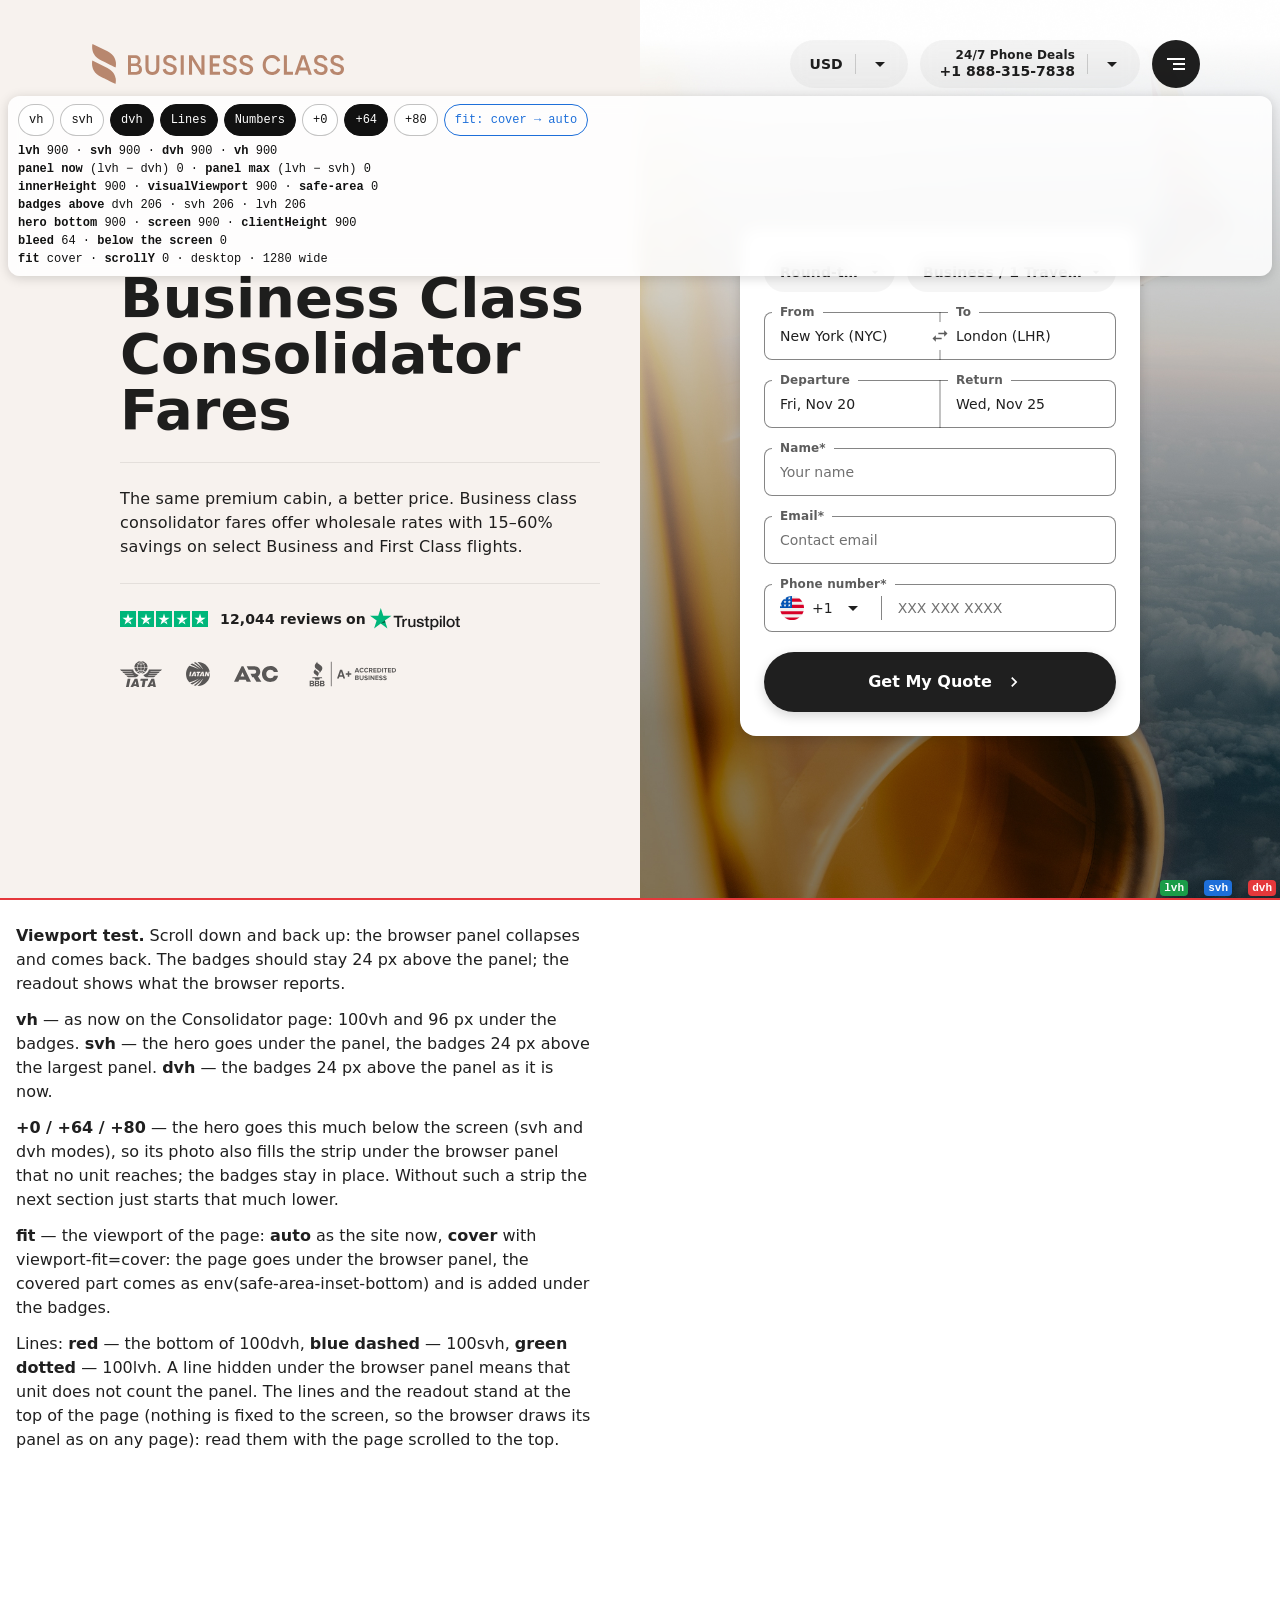
<file: viewport-cover.html>
<!doctype html>
<html lang="en" data-fit="cover">
<head>
  <meta charset="utf-8">
  <meta name="viewport" content="width=device-width, initial-scale=1, viewport-fit=cover">
  <meta name="robots" content="noindex, nofollow">
  <title>Viewport test — Business Class</title>
  <!-- Viewport test: the Consolidator hero and how the browser panels of a phone change 100lvh / 100svh / 100dvh. Not a part of the design system. -->
  <link rel="stylesheet" href="tokens.css">
  <link rel="stylesheet" href="base.css">
  <link rel="stylesheet" href="icons/icons.css">
  <link rel="stylesheet" href="components/button.css">
  <link rel="stylesheet" href="components/dropdown.css">
  <link rel="stylesheet" href="components/input.css">
  <link rel="stylesheet" href="components/modal.css">
  <link rel="stylesheet" href="components/menu.css">
  <link rel="stylesheet" href="components/date.css">
  <link rel="stylesheet" href="components/calendar.css">
  <link rel="stylesheet" href="components/route.css">
  <link rel="stylesheet" href="components/airport.css">
  <link rel="stylesheet" href="components/phone.css">
  <link rel="stylesheet" href="components/travelers.css">
  <link rel="stylesheet" href="components/search-form.css">
  <link rel="stylesheet" href="components/heading-group.css">
  <link rel="stylesheet" href="components/tag.css">
  <link rel="stylesheet" href="components/card.css">
  <link rel="stylesheet" href="components/accordion.css">
  <link rel="stylesheet" href="components/point.css">
  <link rel="stylesheet" href="components/tabs.css">
  <link rel="stylesheet" href="components/carousel.css">
  <link rel="stylesheet" href="sections/section.css">
  <link rel="stylesheet" href="sections/hero.css">
  <link rel="stylesheet" href="sections/points.css">
  <link rel="stylesheet" href="sections/advantages.css">
  <link rel="stylesheet" href="sections/checklist.css">
  <link rel="stylesheet" href="sections/deals.css">
  <link rel="stylesheet" href="sections/faq.css">
  <link rel="stylesheet" href="sections/footer.css">
  <link rel="stylesheet" href="viewport-test.css">
</head>
<body>

<main>
  <!-- Consolidator Hero -->
  <section class="hero hero--light" aria-labelledby="consolidator-hero-title">
    <div class="hero__media"><img class="hero__photo" src="images/consolidator-hero.jpg" alt="" loading="lazy"><img class="hero__photo hero__photo--mobile" src="images/consolidator-hero-mobile.jpg" alt="" loading="lazy"></div>
    <div class="hero__inner">
      <header class="hero__header">
        <a class="hero__logo" href="#examples"><img class="hero__logo-full" src="images/logo-business-class-color.svg" alt="Business Class"><span class="hero__logo-compact"><img src="images/logo-business-class-sign-dark.svg" alt="Business Class"><img src="images/logo-business-class-text-dark.svg" alt=""></span></a>
        <div class="hero__actions">
          <button class="dropdown dropdown--currency" type="button" aria-haspopup="listbox" aria-expanded="false" aria-label="Currency: USD" popovertarget="dropdown-currency" data-value="USD" data-name="Currency"><span class="dropdown__label">USD</span><span class="dropdown__divider" aria-hidden="true"></span><span class="dropdown__icon icon icon--arrow-drop-down" aria-hidden="true"></span></button>
          <button class="dropdown dropdown--phone" type="button" aria-haspopup="menu" aria-expanded="false" popovertarget="dropdown-call"><span class="dropdown__label"><span class="dropdown__caption">24/7 Phone Deals</span> <span class="dropdown__value">+1 888-315-7838</span></span><span class="dropdown__divider" aria-hidden="true"></span><span class="dropdown__icon icon icon--arrow-drop-down" aria-hidden="true"></span></button>
          <a class="dropdown dropdown--call hero__call" href="tel:+18883157838" aria-label="24/7 Phone Deals: call +1 888-315-7838"><span class="dropdown__label">24/7 Phone Deals</span><span class="dropdown__divider" aria-hidden="true"></span><span class="dropdown__icon icon icon--call" aria-hidden="true"></span></a>
          <button class="button" type="button" aria-label="Open menu"><span class="button__icon icon icon--menu" aria-hidden="true"></span></button>
          <button class="button button--sm button--glass button--blur-default hero__menu-compact" type="button" aria-label="Open menu"><span class="button__icon icon icon--menu" aria-hidden="true"></span></button>
        </div>
      </header>
      <div class="hero__body">
        <div class="hero__text">
          <h1 class="hero__title" id="consolidator-hero-title">Business Class Consolidator Fares</h1>
          <hr class="hero__divider">
          <p class="hero__lead">The same premium cabin, a better price. Business class consolidator fares offer wholesale rates with 15–60% savings on select Business and First Class flights.</p>
          <button class="button button--lg button--shadow-md hero__cta" type="button" aria-haspopup="dialog" aria-controls="quote-dialog"><span class="button__label">Check Your Price</span><span class="button__icon icon icon--chevron-right" aria-hidden="true"></span></button>
          <hr class="hero__divider">
          <p class="hero__rating"><span class="hero__stars" role="img" aria-label="Rated 5 out of 5"><img src="images/trustpilot-star.svg" alt=""><img src="images/trustpilot-star.svg" alt=""><img src="images/trustpilot-star.svg" alt=""><img src="images/trustpilot-star.svg" alt=""><img src="images/trustpilot-star.svg" alt=""></span> <span>12,044 reviews</span> <span>on</span> <img class="hero__trustpilot" src="images/trustpilot-logo-on-light.svg" alt="Trustpilot"></p>
          <ul class="hero__badges" aria-label="Accreditations">
            <li><img src="images/badge-iata-on-light.svg" alt="IATA"></li>
            <li><img src="images/badge-iatan-on-light.svg" alt="IATAN"></li>
            <li><img src="images/badge-arc-on-light.svg" alt="ARC"></li>
            <li><img src="images/badge-bbb-on-light.svg" alt="BBB A+ Accredited Business"></li>
          </ul>
        </div>
        <div class="hero__form">
          <form class="search-form search-form--contact" aria-label="Get a price quote" novalidate>
            <div class="search-form__settings">
              <button class="dropdown dropdown--small" type="button" aria-haspopup="listbox" aria-expanded="false" aria-label="Trip type: Round-trip" popovertarget="dropdown-trip" data-value="RT" data-name="Trip type"><span class="dropdown__label">Round-trip</span><span class="dropdown__icon icon icon--arrow-drop-down" aria-hidden="true"></span></button>
              <button class="dropdown dropdown--small travelers-dropdown" type="button" aria-haspopup="dialog" aria-controls="travelers" aria-label="Travelers and class: Business / 1 Traveler" data-adults="1" data-children="0" data-infants="0" data-class="Business"><span class="dropdown__label">Business / 1 Traveler</span><span class="dropdown__icon icon icon--arrow-drop-down" aria-hidden="true"></span></button>
            </div>
            <div class="input-pair route" role="group" aria-label="Route">
              <div class="input input--strong">
                <span class="input__label" id="quote-from-label">From</span>
                <button class="input__field route__field" type="button" aria-haspopup="dialog" aria-controls="airport-search" aria-labelledby="quote-from-label quote-from-value" data-kind="from" data-value="New York (NYC)" data-placeholder="Airport or city">
                  <span class="input__value" id="quote-from-value">New York (NYC)</span>
                </button>
              </div>
              <button class="route__swap" type="button" aria-label="Swap departure and destination"><span class="icon icon--swap-horiz" aria-hidden="true"></span></button>
              <div class="input input--strong">
                <span class="input__label" id="quote-to-label">To</span>
                <button class="input__field route__field" type="button" aria-haspopup="dialog" aria-controls="airport-search" aria-labelledby="quote-to-label quote-to-value" data-kind="to" data-value="London (LHR)" data-placeholder="Airport or city">
                  <span class="input__value" id="quote-to-value">London (LHR)</span>
                </button>
              </div>
            </div>
            <div class="input-pair search-form__dates" role="group" aria-label="Travel dates">
              <div class="input input--strong date">
                <span class="input__label" id="quote-departure-label">Departure</span>
                <button class="input__field" type="button" aria-haspopup="dialog" aria-controls="calendar-range" aria-labelledby="quote-departure-label quote-departure-value">
                  <span class="input__value" id="quote-departure-value">Fri, Nov 20</span>
                </button>
              </div>
              <div class="input input--strong date">
                <span class="input__label" id="quote-return-label">Return</span>
                <button class="input__field" type="button" aria-haspopup="dialog" aria-controls="calendar-range" aria-labelledby="quote-return-label quote-return-value">
                  <span class="input__value" id="quote-return-value">Wed, Nov 25</span>
                </button>
              </div>
            </div>
            <div class="input input--strong date search-form__date" hidden>
              <span class="input__label" id="quote-date-label">Departure</span>
              <button class="input__field" type="button" aria-haspopup="dialog" aria-controls="calendar-single" aria-labelledby="quote-date-label quote-date-value">
                <span class="input__value" id="quote-date-value">Fri, Nov 20</span>
                <span class="input__icon icon icon--calendar" aria-hidden="true"></span>
              </button>
            </div>
            <div class="input input--strong">
              <label class="input__label" for="quote-name">Name<span aria-hidden="true">*</span></label>
              <div class="input__field">
                <input class="input__control" type="text" id="quote-name" name="name" autocomplete="name" placeholder="Your name" required>
              </div>
            </div>
            <div class="input input--strong">
              <label class="input__label" for="quote-email">Email<span aria-hidden="true">*</span></label>
              <div class="input__field">
                <input class="input__control" type="email" id="quote-email" name="email" autocomplete="email" placeholder="Contact email" required>
              </div>
            </div>
            <div class="input input--strong phone" data-country="US">
              <label class="input__label" for="quote-phone">Phone number<span aria-hidden="true">*</span></label>
              <div class="input__field">
                <button class="phone__country" type="button" aria-haspopup="listbox" aria-expanded="false" aria-label="Country code: United States, +1" popovertarget="phone-countries" data-value="US">
                  <img class="phone__flag" src="flags/us.svg" alt="">
                  <span class="phone__code">+1</span>
                  <span class="input__icon icon icon--arrow-drop-down" aria-hidden="true"></span>
                </button>
                <span class="phone__divider" aria-hidden="true"></span>
                <input class="input__control phone__number" type="tel" id="quote-phone" name="phone" autocomplete="tel-national" placeholder="XXX XXX XXXX" required>
              </div>
            </div>
            <button class="button button--lg button--shadow-md search-form__submit" type="submit"><span class="button__label">Get My Quote</span><span class="button__icon icon icon--chevron-right" aria-hidden="true"></span></button>
          </form>
        </div>
      </div>
    </div>
  </section>

  <section class="section vt-filler" aria-label="Room to scroll">
    <p><b>Viewport test.</b> Scroll down and back up: the browser panel collapses and comes back. The badges should stay 24 px above the panel; the readout shows what the browser reports.</p>
    <p><b>vh</b> — as now on the Consolidator page: 100vh and 96 px under the badges. <b>svh</b> — the hero goes under the panel, the badges 24 px above the largest panel. <b>dvh</b> — the badges 24 px above the panel as it is now.</p>
    <p><b>+0 / +64 / +80</b> — the hero goes this much below the screen (svh and dvh modes), so its photo also fills the strip under the browser panel that no unit reaches; the badges stay in place. Without such a strip the next section just starts that much lower.</p>
    <p><b>fit</b> — the viewport of the page: <b>auto</b> as the site now, <b>cover</b> with viewport-fit=cover: the page goes under the browser panel, the covered part comes as env(safe-area-inset-bottom) and is added under the badges.</p>
    <p>Lines: <b>red</b> — the bottom of 100dvh, <b>blue dashed</b> — 100svh, <b>green dotted</b> — 100lvh. A line hidden under the browser panel means that unit does not count the panel. The lines and the readout stand at the top of the page (nothing is fixed to the screen, so the browser draws its panel as on any page): read them with the page scrolled to the top.</p>
  </section>
</main>

<div class="vt-probe vt-probe--lvh"></div><div class="vt-probe vt-probe--svh"></div><div class="vt-probe vt-probe--dvh"></div><div class="vt-probe vt-probe--vh"></div><div class="vt-probe vt-probe--safe"></div>
<div class="vt-line vt-line--lvh" aria-hidden="true"><span data-label="lvh"></span></div>
<div class="vt-line vt-line--svh" aria-hidden="true"><span data-label="svh"></span></div>
<div class="vt-line vt-line--dvh" aria-hidden="true"><span data-label="dvh"></span></div>

<div class="vt-panel" role="region" aria-label="Viewport readout">
  <div class="vt-row">
    <button type="button" data-set-mode="vh" aria-pressed="false">vh</button>
    <button type="button" data-set-mode="svh" aria-pressed="false">svh</button>
    <button type="button" data-set-mode="dvh" aria-pressed="true">dvh</button>
    <button type="button" data-toggle="lines" aria-pressed="true">Lines</button>
    <button type="button" data-toggle="panel" aria-pressed="true">Numbers</button>
    <button type="button" data-set-bleed="0" aria-pressed="false">+0</button>
    <button type="button" data-set-bleed="64" aria-pressed="true">+64</button>
    <button type="button" data-set-bleed="80" aria-pressed="false">+80</button>
    <a class="vt-fit" href="viewport">fit: cover → auto</a>
  </div>
  <div class="vt-data" aria-live="off"></div>
</div>

  <script type="module" src="page.js"></script>
  <script type="module" src="viewport-test.js"></script>
</body>
</html>
</file>
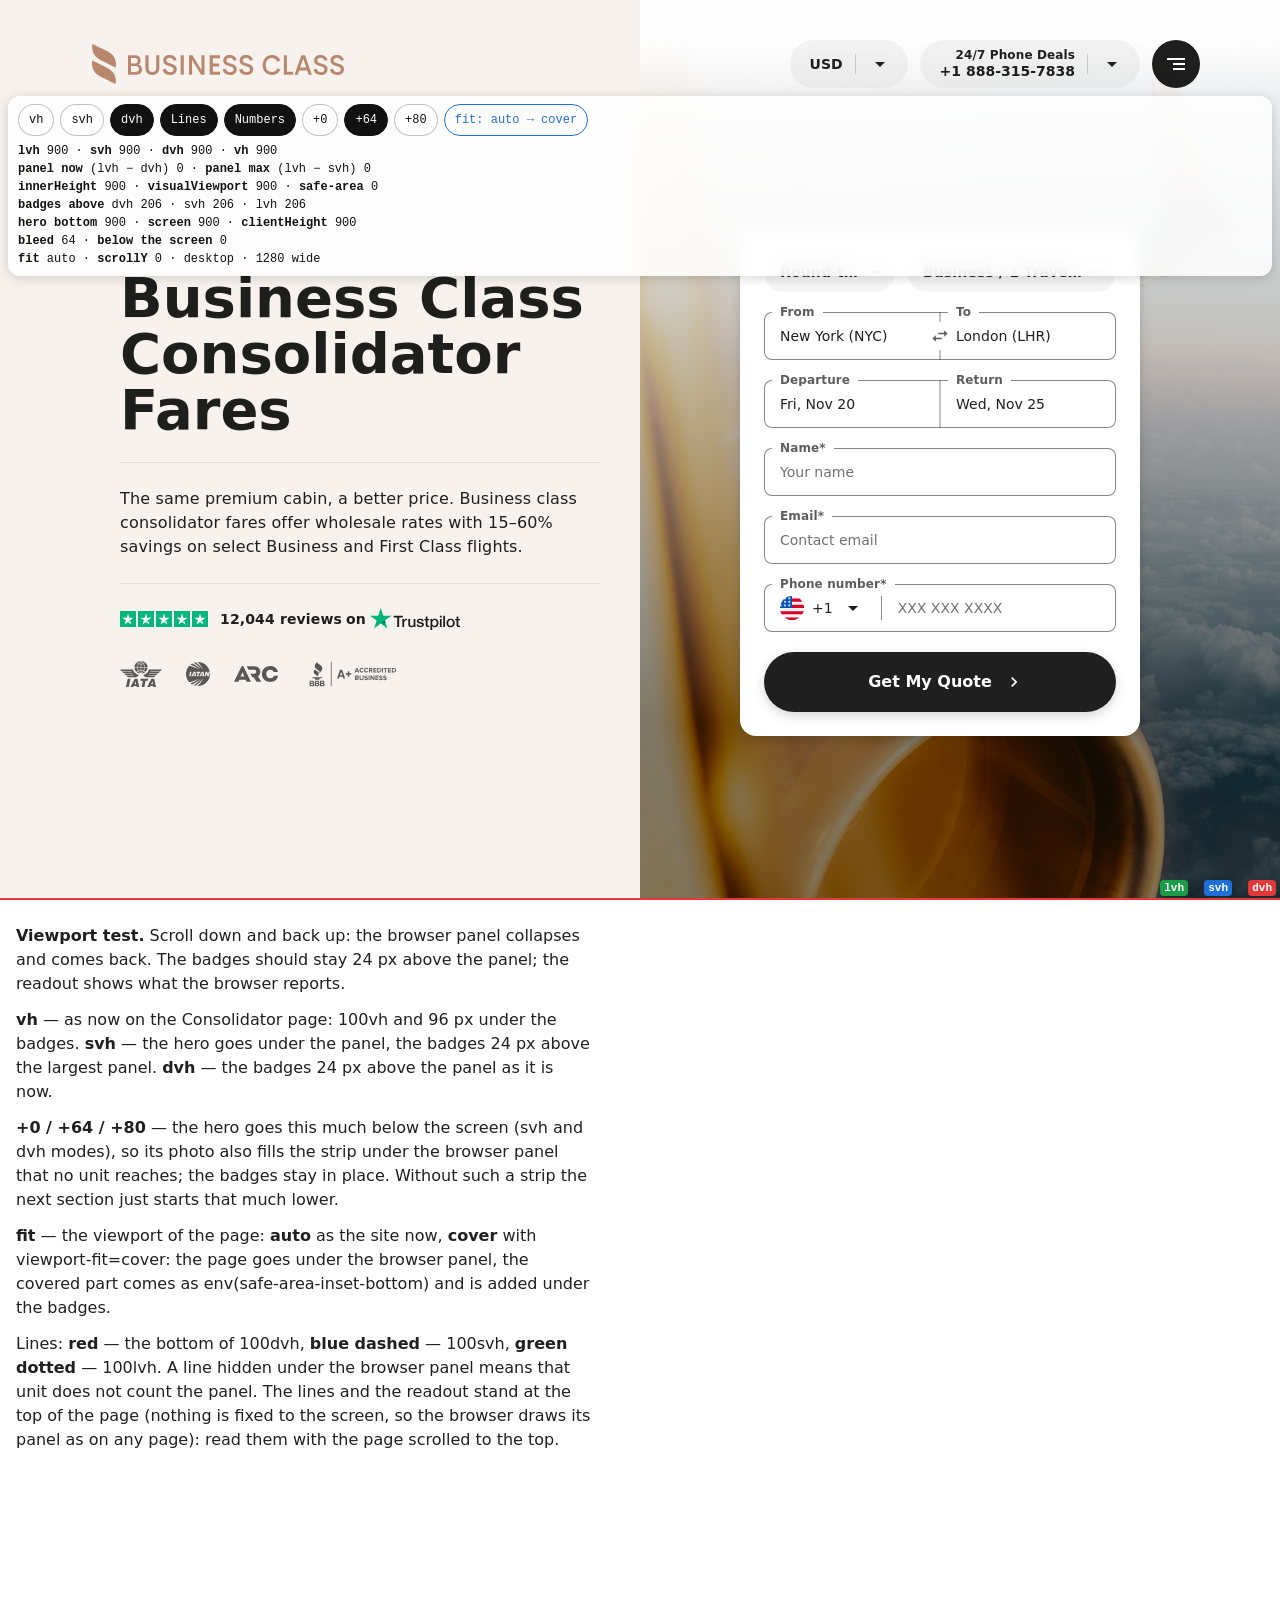
<file: viewport.html>
<!doctype html>
<html lang="en" data-fit="auto">
<head>
  <meta charset="utf-8">
  <meta name="viewport" content="width=device-width, initial-scale=1">
  <meta name="robots" content="noindex, nofollow">
  <title>Viewport test — Business Class</title>
  <!-- Viewport test: the Consolidator hero and how the browser panels of a phone change 100lvh / 100svh / 100dvh. Not a part of the design system. -->
  <link rel="stylesheet" href="tokens.css">
  <link rel="stylesheet" href="base.css">
  <link rel="stylesheet" href="icons/icons.css">
  <link rel="stylesheet" href="components/button.css">
  <link rel="stylesheet" href="components/dropdown.css">
  <link rel="stylesheet" href="components/input.css">
  <link rel="stylesheet" href="components/modal.css">
  <link rel="stylesheet" href="components/menu.css">
  <link rel="stylesheet" href="components/date.css">
  <link rel="stylesheet" href="components/calendar.css">
  <link rel="stylesheet" href="components/route.css">
  <link rel="stylesheet" href="components/airport.css">
  <link rel="stylesheet" href="components/phone.css">
  <link rel="stylesheet" href="components/travelers.css">
  <link rel="stylesheet" href="components/search-form.css">
  <link rel="stylesheet" href="components/heading-group.css">
  <link rel="stylesheet" href="components/tag.css">
  <link rel="stylesheet" href="components/card.css">
  <link rel="stylesheet" href="components/accordion.css">
  <link rel="stylesheet" href="components/point.css">
  <link rel="stylesheet" href="components/tabs.css">
  <link rel="stylesheet" href="components/carousel.css">
  <link rel="stylesheet" href="sections/section.css">
  <link rel="stylesheet" href="sections/hero.css">
  <link rel="stylesheet" href="sections/points.css">
  <link rel="stylesheet" href="sections/advantages.css">
  <link rel="stylesheet" href="sections/checklist.css">
  <link rel="stylesheet" href="sections/deals.css">
  <link rel="stylesheet" href="sections/faq.css">
  <link rel="stylesheet" href="sections/footer.css">
  <link rel="stylesheet" href="viewport-test.css">
</head>
<body>

<main>
  <!-- Consolidator Hero -->
  <section class="hero hero--light" aria-labelledby="consolidator-hero-title">
    <div class="hero__media"><img class="hero__photo" src="images/consolidator-hero.jpg" alt="" loading="lazy"><img class="hero__photo hero__photo--mobile" src="images/consolidator-hero-mobile.jpg" alt="" loading="lazy"></div>
    <div class="hero__inner">
      <header class="hero__header">
        <a class="hero__logo" href="#examples"><img class="hero__logo-full" src="images/logo-business-class-color.svg" alt="Business Class"><span class="hero__logo-compact"><img src="images/logo-business-class-sign-dark.svg" alt="Business Class"><img src="images/logo-business-class-text-dark.svg" alt=""></span></a>
        <div class="hero__actions">
          <button class="dropdown dropdown--currency" type="button" aria-haspopup="listbox" aria-expanded="false" aria-label="Currency: USD" popovertarget="dropdown-currency" data-value="USD" data-name="Currency"><span class="dropdown__label">USD</span><span class="dropdown__divider" aria-hidden="true"></span><span class="dropdown__icon icon icon--arrow-drop-down" aria-hidden="true"></span></button>
          <button class="dropdown dropdown--phone" type="button" aria-haspopup="menu" aria-expanded="false" popovertarget="dropdown-call"><span class="dropdown__label"><span class="dropdown__caption">24/7 Phone Deals</span> <span class="dropdown__value">+1 888-315-7838</span></span><span class="dropdown__divider" aria-hidden="true"></span><span class="dropdown__icon icon icon--arrow-drop-down" aria-hidden="true"></span></button>
          <a class="dropdown dropdown--call hero__call" href="tel:+18883157838" aria-label="24/7 Phone Deals: call +1 888-315-7838"><span class="dropdown__label">24/7 Phone Deals</span><span class="dropdown__divider" aria-hidden="true"></span><span class="dropdown__icon icon icon--call" aria-hidden="true"></span></a>
          <button class="button" type="button" aria-label="Open menu"><span class="button__icon icon icon--menu" aria-hidden="true"></span></button>
          <button class="button button--sm button--glass button--blur-default hero__menu-compact" type="button" aria-label="Open menu"><span class="button__icon icon icon--menu" aria-hidden="true"></span></button>
        </div>
      </header>
      <div class="hero__body">
        <div class="hero__text">
          <h1 class="hero__title" id="consolidator-hero-title">Business Class Consolidator Fares</h1>
          <hr class="hero__divider">
          <p class="hero__lead">The same premium cabin, a better price. Business class consolidator fares offer wholesale rates with 15–60% savings on select Business and First Class flights.</p>
          <button class="button button--lg button--shadow-md hero__cta" type="button" aria-haspopup="dialog" aria-controls="quote-dialog"><span class="button__label">Check Your Price</span><span class="button__icon icon icon--chevron-right" aria-hidden="true"></span></button>
          <hr class="hero__divider">
          <p class="hero__rating"><span class="hero__stars" role="img" aria-label="Rated 5 out of 5"><img src="images/trustpilot-star.svg" alt=""><img src="images/trustpilot-star.svg" alt=""><img src="images/trustpilot-star.svg" alt=""><img src="images/trustpilot-star.svg" alt=""><img src="images/trustpilot-star.svg" alt=""></span> <span>12,044 reviews</span> <span>on</span> <img class="hero__trustpilot" src="images/trustpilot-logo-on-light.svg" alt="Trustpilot"></p>
          <ul class="hero__badges" aria-label="Accreditations">
            <li><img src="images/badge-iata-on-light.svg" alt="IATA"></li>
            <li><img src="images/badge-iatan-on-light.svg" alt="IATAN"></li>
            <li><img src="images/badge-arc-on-light.svg" alt="ARC"></li>
            <li><img src="images/badge-bbb-on-light.svg" alt="BBB A+ Accredited Business"></li>
          </ul>
        </div>
        <div class="hero__form">
          <form class="search-form search-form--contact" aria-label="Get a price quote" novalidate>
            <div class="search-form__settings">
              <button class="dropdown dropdown--small" type="button" aria-haspopup="listbox" aria-expanded="false" aria-label="Trip type: Round-trip" popovertarget="dropdown-trip" data-value="RT" data-name="Trip type"><span class="dropdown__label">Round-trip</span><span class="dropdown__icon icon icon--arrow-drop-down" aria-hidden="true"></span></button>
              <button class="dropdown dropdown--small travelers-dropdown" type="button" aria-haspopup="dialog" aria-controls="travelers" aria-label="Travelers and class: Business / 1 Traveler" data-adults="1" data-children="0" data-infants="0" data-class="Business"><span class="dropdown__label">Business / 1 Traveler</span><span class="dropdown__icon icon icon--arrow-drop-down" aria-hidden="true"></span></button>
            </div>
            <div class="input-pair route" role="group" aria-label="Route">
              <div class="input input--strong">
                <span class="input__label" id="quote-from-label">From</span>
                <button class="input__field route__field" type="button" aria-haspopup="dialog" aria-controls="airport-search" aria-labelledby="quote-from-label quote-from-value" data-kind="from" data-value="New York (NYC)" data-placeholder="Airport or city">
                  <span class="input__value" id="quote-from-value">New York (NYC)</span>
                </button>
              </div>
              <button class="route__swap" type="button" aria-label="Swap departure and destination"><span class="icon icon--swap-horiz" aria-hidden="true"></span></button>
              <div class="input input--strong">
                <span class="input__label" id="quote-to-label">To</span>
                <button class="input__field route__field" type="button" aria-haspopup="dialog" aria-controls="airport-search" aria-labelledby="quote-to-label quote-to-value" data-kind="to" data-value="London (LHR)" data-placeholder="Airport or city">
                  <span class="input__value" id="quote-to-value">London (LHR)</span>
                </button>
              </div>
            </div>
            <div class="input-pair search-form__dates" role="group" aria-label="Travel dates">
              <div class="input input--strong date">
                <span class="input__label" id="quote-departure-label">Departure</span>
                <button class="input__field" type="button" aria-haspopup="dialog" aria-controls="calendar-range" aria-labelledby="quote-departure-label quote-departure-value">
                  <span class="input__value" id="quote-departure-value">Fri, Nov 20</span>
                </button>
              </div>
              <div class="input input--strong date">
                <span class="input__label" id="quote-return-label">Return</span>
                <button class="input__field" type="button" aria-haspopup="dialog" aria-controls="calendar-range" aria-labelledby="quote-return-label quote-return-value">
                  <span class="input__value" id="quote-return-value">Wed, Nov 25</span>
                </button>
              </div>
            </div>
            <div class="input input--strong date search-form__date" hidden>
              <span class="input__label" id="quote-date-label">Departure</span>
              <button class="input__field" type="button" aria-haspopup="dialog" aria-controls="calendar-single" aria-labelledby="quote-date-label quote-date-value">
                <span class="input__value" id="quote-date-value">Fri, Nov 20</span>
                <span class="input__icon icon icon--calendar" aria-hidden="true"></span>
              </button>
            </div>
            <div class="input input--strong">
              <label class="input__label" for="quote-name">Name<span aria-hidden="true">*</span></label>
              <div class="input__field">
                <input class="input__control" type="text" id="quote-name" name="name" autocomplete="name" placeholder="Your name" required>
              </div>
            </div>
            <div class="input input--strong">
              <label class="input__label" for="quote-email">Email<span aria-hidden="true">*</span></label>
              <div class="input__field">
                <input class="input__control" type="email" id="quote-email" name="email" autocomplete="email" placeholder="Contact email" required>
              </div>
            </div>
            <div class="input input--strong phone" data-country="US">
              <label class="input__label" for="quote-phone">Phone number<span aria-hidden="true">*</span></label>
              <div class="input__field">
                <button class="phone__country" type="button" aria-haspopup="listbox" aria-expanded="false" aria-label="Country code: United States, +1" popovertarget="phone-countries" data-value="US">
                  <img class="phone__flag" src="flags/us.svg" alt="">
                  <span class="phone__code">+1</span>
                  <span class="input__icon icon icon--arrow-drop-down" aria-hidden="true"></span>
                </button>
                <span class="phone__divider" aria-hidden="true"></span>
                <input class="input__control phone__number" type="tel" id="quote-phone" name="phone" autocomplete="tel-national" placeholder="XXX XXX XXXX" required>
              </div>
            </div>
            <button class="button button--lg button--shadow-md search-form__submit" type="submit"><span class="button__label">Get My Quote</span><span class="button__icon icon icon--chevron-right" aria-hidden="true"></span></button>
          </form>
        </div>
      </div>
    </div>
  </section>

  <section class="section vt-filler" aria-label="Room to scroll">
    <p><b>Viewport test.</b> Scroll down and back up: the browser panel collapses and comes back. The badges should stay 24 px above the panel; the readout shows what the browser reports.</p>
    <p><b>vh</b> — as now on the Consolidator page: 100vh and 96 px under the badges. <b>svh</b> — the hero goes under the panel, the badges 24 px above the largest panel. <b>dvh</b> — the badges 24 px above the panel as it is now.</p>
    <p><b>+0 / +64 / +80</b> — the hero goes this much below the screen (svh and dvh modes), so its photo also fills the strip under the browser panel that no unit reaches; the badges stay in place. Without such a strip the next section just starts that much lower.</p>
    <p><b>fit</b> — the viewport of the page: <b>auto</b> as the site now, <b>cover</b> with viewport-fit=cover: the page goes under the browser panel, the covered part comes as env(safe-area-inset-bottom) and is added under the badges.</p>
    <p>Lines: <b>red</b> — the bottom of 100dvh, <b>blue dashed</b> — 100svh, <b>green dotted</b> — 100lvh. A line hidden under the browser panel means that unit does not count the panel. The lines and the readout stand at the top of the page (nothing is fixed to the screen, so the browser draws its panel as on any page): read them with the page scrolled to the top.</p>
  </section>
</main>

<div class="vt-probe vt-probe--lvh"></div><div class="vt-probe vt-probe--svh"></div><div class="vt-probe vt-probe--dvh"></div><div class="vt-probe vt-probe--vh"></div><div class="vt-probe vt-probe--safe"></div>
<div class="vt-line vt-line--lvh" aria-hidden="true"><span data-label="lvh"></span></div>
<div class="vt-line vt-line--svh" aria-hidden="true"><span data-label="svh"></span></div>
<div class="vt-line vt-line--dvh" aria-hidden="true"><span data-label="dvh"></span></div>

<div class="vt-panel" role="region" aria-label="Viewport readout">
  <div class="vt-row">
    <button type="button" data-set-mode="vh" aria-pressed="false">vh</button>
    <button type="button" data-set-mode="svh" aria-pressed="false">svh</button>
    <button type="button" data-set-mode="dvh" aria-pressed="true">dvh</button>
    <button type="button" data-toggle="lines" aria-pressed="true">Lines</button>
    <button type="button" data-toggle="panel" aria-pressed="true">Numbers</button>
    <button type="button" data-set-bleed="0" aria-pressed="false">+0</button>
    <button type="button" data-set-bleed="64" aria-pressed="true">+64</button>
    <button type="button" data-set-bleed="80" aria-pressed="false">+80</button>
    <a class="vt-fit" href="viewport-cover">fit: auto → cover</a>
  </div>
  <div class="vt-data" aria-live="off"></div>
</div>

  <script type="module" src="page.js"></script>
  <script type="module" src="viewport-test.js"></script>
</body>
</html>
</file>
<file: tokens.css>
/* Generated by scripts/css.mjs from json/ — do not edit. */

:root {
  --aspect-ratio-4x5: 4 / 5;
  --aspect-ratio-1x1: 1 / 1;
  --aspect-ratio-4x3: 4 / 3;
  --aspect-ratio-3x2: 3 / 2;
  --aspect-ratio-16x9: 16 / 9;
  --blur-0: 0px;
  --blur-4: 4px;
  --blur-8: 8px;
  --blur-12: 12px;
  --blur-16: 16px;
  --blur-24: 24px;
  --blur-32: 32px;
  --blur-48: 48px;
  --border-width-0: 0px;
  --border-width-1: 1px;
  --border-width-2: 2px;
  --border-width-4: 4px;
  --border-width-hairline: 0.5px;
  --duration-0: 0ms;
  --duration-50: 50ms;
  --duration-100: 100ms;
  --duration-150: 150ms;
  --duration-200: 200ms;
  --duration-250: 250ms;
  --duration-300: 300ms;
  --duration-400: 400ms;
  --duration-500: 500ms;
  --duration-700: 700ms;
  --duration-1000: 1000ms;
  --duration-3000: 3000ms;
  --easing-linear: cubic-bezier(0, 0, 1, 1);
  --easing-standard: cubic-bezier(0.2, 0, 0, 1);
  --easing-standard-accelerate: cubic-bezier(0.3, 0, 1, 1);
  --easing-standard-decelerate: cubic-bezier(0, 0, 0, 1);
  --easing-emphasized-accelerate: cubic-bezier(0.3, 0, 0.8, 0.15);
  --easing-emphasized-decelerate: cubic-bezier(0.05, 0.7, 0.1, 1);
  --font-family-gilroy: Gilroy, system-ui, -apple-system, "Segoe UI", Roboto, Arial, sans-serif;
  --font-size-10: 10px;
  --font-size-12: 12px;
  --font-size-14: 14px;
  --font-size-16: 16px;
  --font-size-18: 18px;
  --font-size-20: 20px;
  --font-size-24: 24px;
  --font-size-28: 28px;
  --font-size-32: 32px;
  --font-size-40: 40px;
  --font-size-48: 48px;
  --font-size-56: 56px;
  --font-size-64: 64px;
  --font-size-72: 72px;
  --font-size-80: 80px;
  --font-size-96: 96px;
  --font-weight-100: 100;
  --font-weight-200: 200;
  --font-weight-300: 300;
  --font-weight-400: 400;
  --font-weight-500: 500;
  --font-weight-600: 600;
  --font-weight-700: 700;
  --font-weight-800: 800;
  --font-weight-900: 900;
  --font-weight-950: 950;
  --letter-spacing-0: 0em;
  --letter-spacing-1: 0.01em;
  --letter-spacing-2: 0.02em;
  --letter-spacing-5: 0.05em;
  --letter-spacing-10: 0.1em;
  --letter-spacing-neg-4: -0.04em;
  --letter-spacing-neg-3: -0.03em;
  --letter-spacing-neg-2: -0.02em;
  --letter-spacing-neg-1: -0.01em;
  --line-height-90: 0.9;
  --line-height-100: 1;
  --line-height-110: 1.1;
  --line-height-120: 1.2;
  --line-height-130: 1.3;
  --line-height-140: 1.4;
  --line-height-150: 1.5;
  --line-height-160: 1.6;
  --opacity-0: 0;
  --opacity-2: 0.02;
  --opacity-4: 0.04;
  --opacity-8: 0.08;
  --opacity-12: 0.12;
  --opacity-16: 0.16;
  --opacity-24: 0.24;
  --opacity-32: 0.32;
  --opacity-40: 0.4;
  --opacity-48: 0.48;
  --opacity-56: 0.56;
  --opacity-64: 0.64;
  --opacity-80: 0.8;
  --opacity-88: 0.88;
  --opacity-96: 0.96;
  --opacity-100: 1;
  --palette-black: #000000;
  --palette-white: #ffffff;
  --palette-transparent: #00000000;
  --palette-gray-2: #fafafa;
  --palette-gray-4: #f5f5f5;
  --palette-gray-8: #ebebeb;
  --palette-gray-12: #e0e0e0;
  --palette-gray-16: #d6d6d6;
  --palette-gray-24: #c2c2c2;
  --palette-gray-32: #adadad;
  --palette-gray-40: #999999;
  --palette-gray-48: #858585;
  --palette-gray-56: #707070;
  --palette-gray-64: #5c5c5c;
  --palette-gray-80: #333333;
  --palette-gray-88: #1f1f1f;
  --palette-gray-96: #0a0a0a;
  --palette-black-alpha-2: #00000005;
  --palette-black-alpha-4: #0000000a;
  --palette-black-alpha-8: #00000014;
  --palette-black-alpha-12: #0000001f;
  --palette-black-alpha-16: #00000029;
  --palette-black-alpha-24: #0000003d;
  --palette-black-alpha-32: #00000052;
  --palette-black-alpha-40: #00000066;
  --palette-black-alpha-48: #0000007a;
  --palette-black-alpha-56: #0000008f;
  --palette-black-alpha-64: #000000a3;
  --palette-black-alpha-80: #000000cc;
  --palette-black-alpha-88: #000000e0;
  --palette-black-alpha-96: #000000f5;
  --palette-white-alpha-2: #ffffff05;
  --palette-white-alpha-4: #ffffff0a;
  --palette-white-alpha-8: #ffffff14;
  --palette-white-alpha-12: #ffffff1f;
  --palette-white-alpha-16: #ffffff29;
  --palette-white-alpha-24: #ffffff3d;
  --palette-white-alpha-32: #ffffff52;
  --palette-white-alpha-40: #ffffff66;
  --palette-white-alpha-48: #ffffff7a;
  --palette-white-alpha-56: #ffffff8f;
  --palette-white-alpha-64: #ffffffa3;
  --palette-white-alpha-80: #ffffffcc;
  --palette-white-alpha-88: #ffffffe0;
  --palette-white-alpha-96: #fffffff5;
  --palette-red-45: #a3010e;
  --palette-red-50: #b90f16;
  --palette-red-55: #cb2a28;
  --palette-red-60: #e43230;
  --palette-green-45: #1d6531;
  --palette-green-50: #2e743f;
  --palette-green-55: #3e834d;
  --palette-green-60: #4d925b;
  --palette-green-65: #55a365;
  --palette-bronze-50: #8a5438;
  --palette-bronze-55: #996246;
  --palette-bronze-65: #b3826a;
  --palette-bronze-70: #c79072;
  --palette-bronze-95: #f2ede9;
  --palette-red-alpha-8: #e4323014;
  --palette-red-alpha-16: #e4323029;
  --palette-red-alpha-24: #e432303d;
  --palette-green-alpha-8: #55a36514;
  --palette-green-alpha-12: #55a3651f;
  --palette-green-alpha-16: #55a36529;
  --radius-0: 0px;
  --radius-2: 2px;
  --radius-4: 4px;
  --radius-8: 8px;
  --radius-12: 12px;
  --radius-16: 16px;
  --radius-24: 24px;
  --radius-32: 32px;
  --radius-40: 40px;
  --radius-48: 48px;
  --radius-full: 9999px;
  --sizing-0: 0px;
  --sizing-4: 4px;
  --sizing-8: 8px;
  --sizing-12: 12px;
  --sizing-16: 16px;
  --sizing-20: 20px;
  --sizing-24: 24px;
  --sizing-32: 32px;
  --sizing-40: 40px;
  --sizing-44: 44px;
  --sizing-48: 48px;
  --sizing-56: 56px;
  --sizing-60: 60px;
  --sizing-64: 64px;
  --sizing-80: 80px;
  --sizing-120: 120px;
  --sizing-160: 160px;
  --sizing-200: 200px;
  --sizing-240: 240px;
  --sizing-280: 280px;
  --sizing-320: 320px;
  --sizing-375: 375px;
  --sizing-400: 400px;
  --sizing-466: 466px;
  --sizing-480: 480px;
  --sizing-560: 560px;
  --sizing-600: 600px;
  --sizing-640: 640px;
  --sizing-720: 720px;
  --sizing-768: 768px;
  --sizing-800: 800px;
  --sizing-890: 890px;
  --sizing-960: 960px;
  --sizing-1024: 1024px;
  --sizing-1280: 1280px;
  --sizing-1440: 1440px;
  --sizing-1536: 1536px;
  --sizing-1920: 1920px;
  --sizing-2560: 2560px;
  --sizing-3840: 3840px;
  --spacing-0: 0px;
  --spacing-1: 1px;
  --spacing-2: 2px;
  --spacing-4: 4px;
  --spacing-8: 8px;
  --spacing-12: 12px;
  --spacing-16: 16px;
  --spacing-20: 20px;
  --spacing-24: 24px;
  --spacing-32: 32px;
  --spacing-40: 40px;
  --spacing-48: 48px;
  --spacing-56: 56px;
  --spacing-64: 64px;
  --spacing-80: 80px;
  --spacing-120: 120px;
  --spacing-160: 160px;
  --spacing-200: 200px;
  --spacing-neg-4: -4px;
  --z-index-0: 0;
  --z-index-10: 10;
  --z-index-100: 100;
  --z-index-200: 200;
  --z-index-300: 300;
  --z-index-400: 400;
  --z-index-500: 500;
  --z-index-1000: 1000;
  --z-index-9000: 9000;
  --effect-backdrop-subtle: var(--blur-4);
  --effect-backdrop-default: var(--blur-8);
  --effect-backdrop-strong: var(--blur-16);
  --elevation-sm: var(--spacing-0) var(--spacing-2) var(--blur-4) var(--spacing-0) var(--palette-black-alpha-16);
  --elevation-md: var(--spacing-0) var(--spacing-4) var(--blur-12) var(--spacing-0) var(--palette-black-alpha-16);
  --elevation-lg: var(--spacing-0) var(--spacing-8) var(--blur-24) var(--spacing-neg-4) var(--palette-black-alpha-24);
  --layer-base: var(--z-index-0);
  --layer-raised: var(--z-index-10);
  --layer-sticky: var(--z-index-100);
  --layer-overlay: var(--z-index-200);
  --layer-modal: var(--z-index-300);
  --layer-dropdown: var(--z-index-400);
  --layer-popover: var(--z-index-500);
  --layer-tooltip: var(--z-index-1000);
  --layer-toast: var(--z-index-9000);
  --motion-duration-instant: var(--duration-0);
  --motion-duration-fast: var(--duration-100);
  --motion-duration-normal: var(--duration-200);
  --motion-duration-slow: var(--duration-300);
  --motion-duration-slower: var(--duration-500);
  --motion-duration-marquee: var(--duration-3000);
  --motion-easing-move: var(--easing-standard);
  --motion-easing-enter: var(--easing-standard-decelerate);
  --motion-easing-exit: var(--easing-standard-accelerate);
  --motion-easing-enter-emphasized: var(--easing-emphasized-decelerate);
  --motion-easing-exit-emphasized: var(--easing-emphasized-accelerate);
  --motion-easing-linear: var(--easing-linear);
  --shape-button: var(--radius-full);
  --shape-tag: var(--radius-full);
  --shape-indicator: var(--radius-full);
  --shape-input: var(--radius-8);
  --shape-menu: var(--radius-8);
  --shape-menu-item: var(--radius-4);
  --shape-card: var(--radius-16);
  --shape-container-default: var(--radius-0);
  --shape-container-inset: var(--radius-24);
  --shape-container-flush: var(--radius-40);
  --shape-image-sm: var(--radius-16);
  --shape-image-lg: var(--radius-24);
  --shape-icon-container-sm: var(--radius-8);
  --shape-icon-container-lg: var(--radius-12);
  --shape-modal-default: var(--radius-16);
  --shape-modal-promo: var(--radius-40);
  --size-breakpoint-mobile: var(--sizing-0);
  --size-breakpoint-tablet: var(--sizing-600);
  --size-breakpoint-desktop: var(--sizing-1024);
  --size-icon-xs: var(--sizing-16);
  --size-icon-sm: var(--sizing-20);
  --size-icon-md: var(--sizing-24);
  --size-icon-lg: var(--sizing-32);
  --size-icon-xl: var(--sizing-40);
  --size-icon-2xl: var(--sizing-64);
  --size-avatar-sm: var(--sizing-24);
  --size-avatar-md: var(--sizing-32);
  --size-avatar-lg: var(--sizing-48);
  --size-avatar-xl: var(--sizing-80);
  --size-touch-target-min: var(--sizing-44);
  --size-border-default: var(--border-width-1);
  --size-border-strong: var(--border-width-2);
  --size-focus-ring-width: var(--border-width-2);
  --size-focus-ring-offset: var(--spacing-2);
  --size-list-trailing: var(--sizing-40);
  --size-indicator-dot: var(--sizing-8);
  --size-indicator-active: var(--sizing-32);
  --size-content-max-width: var(--sizing-1280);
  --size-text-width-sm: var(--sizing-480);
  --size-text-width-md: var(--sizing-640);
  --size-text-width-lg: var(--sizing-800);
  --size-media-4x5: var(--aspect-ratio-4x5);
  --size-media-1x1: var(--aspect-ratio-1x1);
  --size-media-4x3: var(--aspect-ratio-4x3);
  --size-media-3x2: var(--aspect-ratio-3x2);
  --size-media-16x9: var(--aspect-ratio-16x9);
  --size-container-width-120: var(--sizing-120);
  --size-container-width-160: var(--sizing-160);
  --size-container-width-240: var(--sizing-240);
  --size-container-width-320: var(--sizing-320);
  --size-container-width-400: var(--sizing-400);
  --size-container-width-480: var(--sizing-480);
  --size-container-width-640: var(--sizing-640);
  --size-container-height-160: var(--sizing-160);
  --size-container-height-200: var(--sizing-200);
  --size-container-height-240: var(--sizing-240);
  --size-container-height-280: var(--sizing-280);
  --size-container-height-320: var(--sizing-320);
  --size-container-height-400: var(--sizing-400);
  --size-container-height-480: var(--sizing-480);
  --size-container-height-640: var(--sizing-640);
  --size-container-height-800: var(--sizing-800);
  --size-container-height-960: var(--sizing-960);
  --space-component-px-2xs: var(--spacing-4);
  --space-component-px-xs: var(--spacing-8);
  --space-component-px-sm: var(--spacing-12);
  --space-component-px-md: var(--spacing-16);
  --space-component-px-lg: var(--spacing-20);
  --space-component-px-xl: var(--spacing-24);
  --space-component-px-2xl: var(--spacing-32);
  --space-component-py-2xs: var(--spacing-4);
  --space-component-py-xs: var(--spacing-8);
  --space-component-py-sm: var(--spacing-12);
  --space-component-py-md: var(--spacing-16);
  --space-component-py-lg: var(--spacing-20);
  --space-component-py-xl: var(--spacing-24);
  --space-component-py-2xl: var(--spacing-32);
  --space-component-gap-2xs: var(--spacing-2);
  --space-component-gap-xs: var(--spacing-4);
  --space-component-gap-sm: var(--spacing-8);
  --space-component-gap-md: var(--spacing-12);
  --space-component-gap-lg: var(--spacing-16);
  --space-component-gap-xl: var(--spacing-20);
  --space-component-gap-2xl: var(--spacing-24);
  --space-component-optical-min: var(--spacing-1);
  --space-paragraph-sm: var(--spacing-8);
  --space-paragraph-md: var(--spacing-12);
  --space-paragraph-lg: var(--spacing-16);
  --state-opacity-muted: var(--opacity-64);
  --typography-title-md-font-family: var(--font-family-gilroy);
  --typography-title-md-font-size: var(--font-size-16);
  --typography-title-md-font-weight: var(--font-weight-600);
  --typography-title-md-line-height: var(--line-height-130);
  --typography-title-md-letter-spacing: var(--letter-spacing-0);
  --typography-title-sm-font-family: var(--font-family-gilroy);
  --typography-title-sm-font-size: var(--font-size-14);
  --typography-title-sm-font-weight: var(--font-weight-700);
  --typography-title-sm-line-height: var(--line-height-120);
  --typography-title-sm-letter-spacing: var(--letter-spacing-0);
  --typography-body-lg-font-family: var(--font-family-gilroy);
  --typography-body-lg-font-size: var(--font-size-16);
  --typography-body-lg-font-weight: var(--font-weight-500);
  --typography-body-lg-line-height: var(--line-height-150);
  --typography-body-lg-letter-spacing: var(--letter-spacing-1);
  --typography-body-md-font-family: var(--font-family-gilroy);
  --typography-body-md-font-size: var(--font-size-14);
  --typography-body-md-font-weight: var(--font-weight-500);
  --typography-body-md-line-height: var(--line-height-140);
  --typography-body-md-letter-spacing: var(--letter-spacing-0);
  --typography-body-sm-font-family: var(--font-family-gilroy);
  --typography-body-sm-font-size: var(--font-size-12);
  --typography-body-sm-font-weight: var(--font-weight-500);
  --typography-body-sm-line-height: var(--line-height-130);
  --typography-body-sm-letter-spacing: var(--letter-spacing-1);
  --typography-label-lg-font-family: var(--font-family-gilroy);
  --typography-label-lg-font-size: var(--font-size-14);
  --typography-label-lg-font-weight: var(--font-weight-600);
  --typography-label-lg-line-height: var(--line-height-100);
  --typography-label-lg-letter-spacing: var(--letter-spacing-1);
  --typography-label-md-font-family: var(--font-family-gilroy);
  --typography-label-md-font-size: var(--font-size-12);
  --typography-label-md-font-weight: var(--font-weight-600);
  --typography-label-md-line-height: var(--line-height-100);
  --typography-label-md-letter-spacing: var(--letter-spacing-1);
  --typography-label-sm-font-family: var(--font-family-gilroy);
  --typography-label-sm-font-size: var(--font-size-10);
  --typography-label-sm-font-weight: var(--font-weight-600);
  --typography-label-sm-line-height: var(--line-height-100);
  --typography-label-sm-letter-spacing: var(--letter-spacing-1);
  --color-bg-canvas-default: var(--palette-white);
  --color-bg-section-default: var(--palette-white);
  --color-bg-section-sunken: var(--palette-black-alpha-2);
  --color-bg-section-subtle: var(--palette-black-alpha-4);
  --color-bg-section-accent: var(--palette-bronze-95);
  --color-bg-section-transparent: var(--palette-transparent);
  --color-bg-section-inverse-default: var(--palette-black-alpha-88);
  --color-bg-overlay-default: var(--palette-black-alpha-48);
  --color-bg-surface-default: var(--palette-white);
  --color-bg-surface-sunken: var(--palette-black-alpha-2);
  --color-bg-surface-subtle: var(--palette-black-alpha-4);
  --color-bg-surface-strong: var(--palette-black-alpha-8);
  --color-bg-surface-accent: var(--palette-bronze-95);
  --color-bg-surface-positive: var(--palette-green-alpha-8);
  --color-bg-surface-inverse-default: var(--palette-black-alpha-88);
  --color-bg-surface-inverse-subtle: var(--palette-black-alpha-64);
  --color-bg-surface-light-subtle: var(--palette-white-alpha-16);
  --color-bg-surface-light-default: var(--palette-white-alpha-48);
  --color-bg-surface-glass-default: var(--palette-white-alpha-80);
  --color-bg-surface-glass-subtle: var(--palette-white-alpha-24);
  --color-bg-surface-glass-hover: var(--palette-white-alpha-88);
  --color-bg-surface-glass-pressed: var(--palette-white-alpha-96);
  --color-bg-surface-glass-inverse-default: var(--palette-black-alpha-48);
  --color-bg-surface-glass-inverse-subtle: var(--palette-black-alpha-16);
  --color-bg-surface-glass-inverse-hover: var(--palette-black-alpha-64);
  --color-bg-surface-glass-inverse-pressed: var(--palette-black-alpha-80);
  --color-bg-action-primary-default: var(--palette-black-alpha-88);
  --color-bg-action-primary-hover: var(--palette-black-alpha-80);
  --color-bg-action-primary-pressed: var(--palette-black);
  --color-bg-action-primary-disabled: var(--palette-black-alpha-24);
  --color-bg-action-secondary-default: var(--palette-black-alpha-4);
  --color-bg-action-secondary-hover: var(--palette-black-alpha-8);
  --color-bg-action-secondary-pressed: var(--palette-black-alpha-12);
  --color-bg-action-secondary-disabled: var(--palette-black-alpha-2);
  --color-bg-action-brand-default: var(--palette-bronze-95);
  --color-bg-action-brand-hover: var(--palette-bronze-70);
  --color-bg-action-brand-pressed: var(--palette-bronze-65);
  --color-bg-action-brand-disabled: var(--palette-black-alpha-4);
  --color-bg-action-ghost-default: var(--palette-transparent);
  --color-bg-action-ghost-hover: var(--palette-black-alpha-4);
  --color-bg-action-ghost-pressed: var(--palette-black-alpha-8);
  --color-bg-action-ghost-disabled: var(--palette-transparent);
  --color-bg-action-inverse-default: var(--palette-white-alpha-8);
  --color-bg-action-inverse-hover: var(--palette-white-alpha-12);
  --color-bg-action-inverse-pressed: var(--palette-white-alpha-16);
  --color-bg-action-inverse-disabled: var(--palette-transparent);
  --color-bg-action-critical-default: var(--palette-red-55);
  --color-bg-action-critical-hover: var(--palette-red-50);
  --color-bg-action-critical-pressed: var(--palette-red-45);
  --color-bg-action-critical-disabled: var(--palette-black-alpha-24);
  --color-bg-action-critical-subtle-default: var(--palette-red-alpha-8);
  --color-bg-action-critical-subtle-hover: var(--palette-red-alpha-16);
  --color-bg-action-critical-subtle-pressed: var(--palette-red-alpha-24);
  --color-bg-action-critical-subtle-disabled: var(--palette-black-alpha-2);
  --color-bg-action-positive-default: var(--palette-green-55);
  --color-bg-action-positive-hover: var(--palette-green-50);
  --color-bg-action-positive-pressed: var(--palette-green-45);
  --color-bg-action-positive-disabled: var(--palette-black-alpha-24);
  --color-bg-action-positive-subtle-default: var(--palette-green-alpha-8);
  --color-bg-action-positive-subtle-hover: var(--palette-green-alpha-12);
  --color-bg-action-positive-subtle-pressed: var(--palette-green-alpha-16);
  --color-bg-action-positive-subtle-disabled: var(--palette-black-alpha-2);
  --color-bg-scrim-dark-subtlest: var(--palette-black-alpha-24);
  --color-bg-scrim-dark-subtle: var(--palette-black-alpha-40);
  --color-bg-scrim-dark-default: var(--palette-black-alpha-64);
  --color-bg-scrim-dark-max: var(--palette-black-alpha-80);
  --color-bg-scrim-light-subtlest: var(--palette-white-alpha-32);
  --color-bg-scrim-light-subtle: var(--palette-white-alpha-48);
  --color-bg-scrim-light-default: var(--palette-white-alpha-64);
  --color-bg-scrim-light-max: var(--palette-white-alpha-88);
  --color-text-primary: var(--palette-black-alpha-88);
  --color-text-secondary: var(--palette-black-alpha-64);
  --color-text-tertiary: var(--palette-black-alpha-56);
  --color-text-disabled: var(--palette-black-alpha-40);
  --color-text-inverse-primary: var(--palette-white);
  --color-text-inverse-secondary: var(--palette-white-alpha-80);
  --color-text-inverse-disabled: var(--palette-white-alpha-64);
  --color-text-on-action: var(--palette-white);
  --color-text-on-brand: var(--color-text-primary);
  --color-text-critical: var(--palette-red-50);
  --color-text-positive: var(--palette-green-50);
  --color-text-link: var(--palette-bronze-50);
  --color-text-brand: var(--palette-bronze-55);
  --color-border-subtlest: var(--palette-black-alpha-4);
  --color-border-subtle: var(--palette-black-alpha-8);
  --color-border-default: var(--palette-black-alpha-16);
  --color-border-strong: var(--palette-black-alpha-48);
  --color-border-active: var(--palette-black-alpha-88);
  --color-border-focus: var(--palette-black);
  --color-border-critical: var(--palette-red-60);
  --color-border-positive: var(--palette-green-60);
  --color-border-glass: var(--palette-black-alpha-8);
  --color-border-inverse-default: var(--palette-white-alpha-24);
  --color-border-inverse-subtle: var(--palette-white-alpha-12);
  --color-border-inverse-strong: var(--palette-white);
  --color-border-inverse-focus: var(--palette-white);
  --color-border-inverse-glass: var(--palette-white-alpha-12);
  --color-icon-primary: var(--color-text-primary);
  --color-icon-secondary: var(--color-text-secondary);
  --color-icon-tertiary: var(--color-text-tertiary);
  --color-icon-disabled: var(--color-text-disabled);
  --color-icon-inverse-primary: var(--color-text-inverse-primary);
  --color-icon-inverse-secondary: var(--color-text-inverse-secondary);
  --color-icon-inverse-disabled: var(--color-text-inverse-disabled);
  --color-icon-on-action: var(--color-text-on-action);
  --color-icon-on-brand: var(--color-text-on-brand);
  --color-icon-critical: var(--palette-red-60);
  --color-icon-positive: var(--palette-green-60);
  --color-icon-link: var(--color-text-link);
  --color-icon-brand: var(--palette-bronze-55);
  --space-section-px-sm: var(--spacing-12);
  --space-section-px-md: var(--spacing-16);
  --space-section-px-lg: var(--spacing-24);
  --space-section-px-xl: var(--spacing-32);
  --space-section-py-sm: var(--spacing-16);
  --space-section-py-md: var(--spacing-32);
  --space-section-py-lg: var(--spacing-40);
  --space-section-py-xl: var(--spacing-48);
  --space-section-gap-sm: var(--spacing-12);
  --space-section-gap-md: var(--spacing-24);
  --space-section-gap-lg: var(--spacing-32);
  --space-section-gap-xl: var(--spacing-40);
  --space-section-gap-2xl: var(--spacing-64);
  --space-section-bleed: var(--spacing-64);
  --space-container-px-xs: var(--spacing-8);
  --space-container-px-sm: var(--spacing-12);
  --space-container-px-md: var(--spacing-16);
  --space-container-px-lg: var(--spacing-20);
  --space-container-px-xl: var(--spacing-24);
  --space-container-py-xs: var(--spacing-8);
  --space-container-py-sm: var(--spacing-12);
  --space-container-py-md: var(--spacing-16);
  --space-container-py-lg: var(--spacing-20);
  --space-container-py-xl: var(--spacing-24);
  --space-container-gap-2xs: var(--spacing-4);
  --space-container-gap-xs: var(--spacing-8);
  --space-container-gap-sm: var(--spacing-12);
  --space-container-gap-md: var(--spacing-16);
  --space-container-gap-lg: var(--spacing-24);
  --space-container-gap-xl: var(--spacing-32);
  --typography-display-lg-font-family: var(--font-family-gilroy);
  --typography-display-lg-font-size: var(--typography-display-size-lg);
  --typography-display-lg-font-weight: var(--font-weight-700);
  --typography-display-lg-line-height: var(--line-height-100);
  --typography-display-lg-letter-spacing: var(--letter-spacing-neg-1);
  --typography-display-md-font-family: var(--font-family-gilroy);
  --typography-display-md-font-size: var(--typography-display-size-md);
  --typography-display-md-font-weight: var(--font-weight-700);
  --typography-display-md-line-height: var(--line-height-100);
  --typography-display-md-letter-spacing: var(--letter-spacing-0);
  --typography-display-sm-font-family: var(--font-family-gilroy);
  --typography-display-sm-font-size: var(--typography-display-size-sm);
  --typography-display-sm-font-weight: var(--font-weight-700);
  --typography-display-sm-line-height: var(--line-height-100);
  --typography-display-sm-letter-spacing: var(--typography-display-tracking-sm);
  --typography-display-size-lg: var(--font-size-56);
  --typography-display-size-md: var(--font-size-40);
  --typography-display-size-sm: var(--font-size-32);
  --typography-display-tracking-sm: var(--letter-spacing-0);
  --typography-headline-lg-font-family: var(--font-family-gilroy);
  --typography-headline-lg-font-size: var(--typography-headline-size-lg);
  --typography-headline-lg-font-weight: var(--font-weight-700);
  --typography-headline-lg-line-height: var(--line-height-110);
  --typography-headline-lg-letter-spacing: var(--letter-spacing-0);
  --typography-headline-md-font-family: var(--font-family-gilroy);
  --typography-headline-md-font-size: var(--typography-headline-size-md);
  --typography-headline-md-font-weight: var(--font-weight-700);
  --typography-headline-md-line-height: var(--line-height-120);
  --typography-headline-md-letter-spacing: var(--letter-spacing-0);
  --typography-headline-sm-font-family: var(--font-family-gilroy);
  --typography-headline-sm-font-size: var(--typography-headline-size-sm);
  --typography-headline-sm-font-weight: var(--font-weight-700);
  --typography-headline-sm-line-height: var(--line-height-120);
  --typography-headline-sm-letter-spacing: var(--letter-spacing-0);
  --typography-headline-size-lg: var(--font-size-32);
  --typography-headline-size-md: var(--font-size-24);
  --typography-headline-size-sm: var(--font-size-20);
  --typography-title-lg-font-family: var(--font-family-gilroy);
  --typography-title-lg-font-size: var(--typography-title-size-lg);
  --typography-title-lg-font-weight: var(--font-weight-700);
  --typography-title-lg-line-height: var(--line-height-120);
  --typography-title-lg-letter-spacing: var(--letter-spacing-0);
  --typography-title-size-lg: var(--font-size-18);
}

@media (min-width: 600px) {
  :root {
    --space-section-px-sm: var(--spacing-12);
    --space-section-px-md: var(--spacing-16);
    --space-section-px-lg: var(--spacing-24);
    --space-section-px-xl: var(--spacing-32);
    --space-section-py-sm: var(--spacing-16);
    --space-section-py-md: var(--spacing-32);
    --space-section-py-lg: var(--spacing-40);
    --space-section-py-xl: var(--spacing-48);
    --space-section-gap-sm: var(--spacing-12);
    --space-section-gap-md: var(--spacing-24);
    --space-section-gap-lg: var(--spacing-32);
    --space-section-gap-xl: var(--spacing-40);
    --space-section-gap-2xl: var(--spacing-64);
    --space-section-bleed: var(--spacing-64);
    --space-container-px-xs: var(--spacing-8);
    --space-container-px-sm: var(--spacing-12);
    --space-container-px-md: var(--spacing-16);
    --space-container-px-lg: var(--spacing-20);
    --space-container-px-xl: var(--spacing-24);
    --space-container-py-xs: var(--spacing-8);
    --space-container-py-sm: var(--spacing-12);
    --space-container-py-md: var(--spacing-16);
    --space-container-py-lg: var(--spacing-20);
    --space-container-py-xl: var(--spacing-24);
    --space-container-gap-2xs: var(--spacing-4);
    --space-container-gap-xs: var(--spacing-8);
    --space-container-gap-sm: var(--spacing-12);
    --space-container-gap-md: var(--spacing-16);
    --space-container-gap-lg: var(--spacing-24);
    --space-container-gap-xl: var(--spacing-32);
    --typography-display-lg-font-family: var(--font-family-gilroy);
    --typography-display-lg-font-size: var(--typography-display-size-lg);
    --typography-display-lg-font-weight: var(--font-weight-700);
    --typography-display-lg-line-height: var(--line-height-100);
    --typography-display-lg-letter-spacing: var(--letter-spacing-neg-1);
    --typography-display-md-font-family: var(--font-family-gilroy);
    --typography-display-md-font-size: var(--typography-display-size-md);
    --typography-display-md-font-weight: var(--font-weight-700);
    --typography-display-md-line-height: var(--line-height-100);
    --typography-display-md-letter-spacing: var(--letter-spacing-0);
    --typography-display-sm-font-family: var(--font-family-gilroy);
    --typography-display-sm-font-size: var(--typography-display-size-sm);
    --typography-display-sm-font-weight: var(--font-weight-700);
    --typography-display-sm-line-height: var(--line-height-100);
    --typography-display-sm-letter-spacing: var(--typography-display-tracking-sm);
    --typography-display-size-lg: var(--font-size-56);
    --typography-display-size-md: var(--font-size-40);
    --typography-display-size-sm: var(--font-size-32);
    --typography-display-tracking-sm: var(--letter-spacing-0);
    --typography-headline-lg-font-family: var(--font-family-gilroy);
    --typography-headline-lg-font-size: var(--typography-headline-size-lg);
    --typography-headline-lg-font-weight: var(--font-weight-700);
    --typography-headline-lg-line-height: var(--line-height-110);
    --typography-headline-lg-letter-spacing: var(--letter-spacing-0);
    --typography-headline-md-font-family: var(--font-family-gilroy);
    --typography-headline-md-font-size: var(--typography-headline-size-md);
    --typography-headline-md-font-weight: var(--font-weight-700);
    --typography-headline-md-line-height: var(--line-height-120);
    --typography-headline-md-letter-spacing: var(--letter-spacing-0);
    --typography-headline-sm-font-family: var(--font-family-gilroy);
    --typography-headline-sm-font-size: var(--typography-headline-size-sm);
    --typography-headline-sm-font-weight: var(--font-weight-700);
    --typography-headline-sm-line-height: var(--line-height-120);
    --typography-headline-sm-letter-spacing: var(--letter-spacing-0);
    --typography-headline-size-lg: var(--font-size-32);
    --typography-headline-size-md: var(--font-size-24);
    --typography-headline-size-sm: var(--font-size-20);
    --typography-title-lg-font-family: var(--font-family-gilroy);
    --typography-title-lg-font-size: var(--typography-title-size-lg);
    --typography-title-lg-font-weight: var(--font-weight-700);
    --typography-title-lg-line-height: var(--line-height-120);
    --typography-title-lg-letter-spacing: var(--letter-spacing-0);
    --typography-title-size-lg: var(--font-size-18);
  }
}

@media (min-width: 1024px) {
  :root {
    --space-section-px-sm: var(--spacing-40);
    --space-section-px-md: var(--spacing-80);
    --space-section-px-lg: var(--spacing-160);
    --space-section-px-xl: var(--spacing-200);
    --space-section-py-sm: var(--spacing-40);
    --space-section-py-md: var(--spacing-80);
    --space-section-py-lg: var(--spacing-160);
    --space-section-py-xl: var(--spacing-200);
    --space-section-gap-sm: var(--spacing-24);
    --space-section-gap-md: var(--spacing-40);
    --space-section-gap-lg: var(--spacing-64);
    --space-section-gap-xl: var(--spacing-80);
    --space-section-gap-2xl: var(--spacing-120);
    --space-section-bleed: var(--spacing-64);
    --space-container-px-xs: var(--spacing-8);
    --space-container-px-sm: var(--spacing-16);
    --space-container-px-md: var(--spacing-24);
    --space-container-px-lg: var(--spacing-40);
    --space-container-px-xl: var(--spacing-80);
    --space-container-py-xs: var(--spacing-8);
    --space-container-py-sm: var(--spacing-16);
    --space-container-py-md: var(--spacing-24);
    --space-container-py-lg: var(--spacing-40);
    --space-container-py-xl: var(--spacing-80);
    --space-container-gap-2xs: var(--spacing-8);
    --space-container-gap-xs: var(--spacing-12);
    --space-container-gap-sm: var(--spacing-16);
    --space-container-gap-md: var(--spacing-24);
    --space-container-gap-lg: var(--spacing-40);
    --space-container-gap-xl: var(--spacing-64);
    --typography-display-lg-font-family: var(--font-family-gilroy);
    --typography-display-lg-font-size: var(--typography-display-size-lg);
    --typography-display-lg-font-weight: var(--font-weight-700);
    --typography-display-lg-line-height: var(--line-height-100);
    --typography-display-lg-letter-spacing: var(--letter-spacing-neg-1);
    --typography-display-md-font-family: var(--font-family-gilroy);
    --typography-display-md-font-size: var(--typography-display-size-md);
    --typography-display-md-font-weight: var(--font-weight-700);
    --typography-display-md-line-height: var(--line-height-100);
    --typography-display-md-letter-spacing: var(--letter-spacing-0);
    --typography-display-sm-font-family: var(--font-family-gilroy);
    --typography-display-sm-font-size: var(--typography-display-size-sm);
    --typography-display-sm-font-weight: var(--font-weight-700);
    --typography-display-sm-line-height: var(--line-height-100);
    --typography-display-sm-letter-spacing: var(--typography-display-tracking-sm);
    --typography-display-size-lg: var(--font-size-72);
    --typography-display-size-md: var(--font-size-56);
    --typography-display-size-sm: var(--font-size-48);
    --typography-display-tracking-sm: var(--letter-spacing-1);
    --typography-headline-lg-font-family: var(--font-family-gilroy);
    --typography-headline-lg-font-size: var(--typography-headline-size-lg);
    --typography-headline-lg-font-weight: var(--font-weight-700);
    --typography-headline-lg-line-height: var(--line-height-110);
    --typography-headline-lg-letter-spacing: var(--letter-spacing-0);
    --typography-headline-md-font-family: var(--font-family-gilroy);
    --typography-headline-md-font-size: var(--typography-headline-size-md);
    --typography-headline-md-font-weight: var(--font-weight-700);
    --typography-headline-md-line-height: var(--line-height-120);
    --typography-headline-md-letter-spacing: var(--letter-spacing-0);
    --typography-headline-sm-font-family: var(--font-family-gilroy);
    --typography-headline-sm-font-size: var(--typography-headline-size-sm);
    --typography-headline-sm-font-weight: var(--font-weight-700);
    --typography-headline-sm-line-height: var(--line-height-120);
    --typography-headline-sm-letter-spacing: var(--letter-spacing-0);
    --typography-headline-size-lg: var(--font-size-40);
    --typography-headline-size-md: var(--font-size-32);
    --typography-headline-size-sm: var(--font-size-24);
    --typography-title-lg-font-family: var(--font-family-gilroy);
    --typography-title-lg-font-size: var(--typography-title-size-lg);
    --typography-title-lg-font-weight: var(--font-weight-700);
    --typography-title-lg-line-height: var(--line-height-120);
    --typography-title-lg-letter-spacing: var(--letter-spacing-0);
    --typography-title-size-lg: var(--font-size-20);
  }
}

.typography-title-md {
  font-family: var(--typography-title-md-font-family);
  font-size: var(--typography-title-md-font-size);
  font-weight: var(--typography-title-md-font-weight);
  line-height: var(--typography-title-md-line-height);
  letter-spacing: var(--typography-title-md-letter-spacing);
}

.typography-title-sm {
  font-family: var(--typography-title-sm-font-family);
  font-size: var(--typography-title-sm-font-size);
  font-weight: var(--typography-title-sm-font-weight);
  line-height: var(--typography-title-sm-line-height);
  letter-spacing: var(--typography-title-sm-letter-spacing);
}

.typography-body-lg {
  font-family: var(--typography-body-lg-font-family);
  font-size: var(--typography-body-lg-font-size);
  font-weight: var(--typography-body-lg-font-weight);
  line-height: var(--typography-body-lg-line-height);
  letter-spacing: var(--typography-body-lg-letter-spacing);
}

.typography-body-md {
  font-family: var(--typography-body-md-font-family);
  font-size: var(--typography-body-md-font-size);
  font-weight: var(--typography-body-md-font-weight);
  line-height: var(--typography-body-md-line-height);
  letter-spacing: var(--typography-body-md-letter-spacing);
}

.typography-body-sm {
  font-family: var(--typography-body-sm-font-family);
  font-size: var(--typography-body-sm-font-size);
  font-weight: var(--typography-body-sm-font-weight);
  line-height: var(--typography-body-sm-line-height);
  letter-spacing: var(--typography-body-sm-letter-spacing);
}

.typography-label-lg {
  font-family: var(--typography-label-lg-font-family);
  font-size: var(--typography-label-lg-font-size);
  font-weight: var(--typography-label-lg-font-weight);
  line-height: var(--typography-label-lg-line-height);
  letter-spacing: var(--typography-label-lg-letter-spacing);
}

.typography-label-md {
  font-family: var(--typography-label-md-font-family);
  font-size: var(--typography-label-md-font-size);
  font-weight: var(--typography-label-md-font-weight);
  line-height: var(--typography-label-md-line-height);
  letter-spacing: var(--typography-label-md-letter-spacing);
}

.typography-label-sm {
  font-family: var(--typography-label-sm-font-family);
  font-size: var(--typography-label-sm-font-size);
  font-weight: var(--typography-label-sm-font-weight);
  line-height: var(--typography-label-sm-line-height);
  letter-spacing: var(--typography-label-sm-letter-spacing);
}

.typography-display-lg {
  font-family: var(--typography-display-lg-font-family);
  font-size: var(--typography-display-lg-font-size);
  font-weight: var(--typography-display-lg-font-weight);
  line-height: var(--typography-display-lg-line-height);
  letter-spacing: var(--typography-display-lg-letter-spacing);
}

.typography-display-md {
  font-family: var(--typography-display-md-font-family);
  font-size: var(--typography-display-md-font-size);
  font-weight: var(--typography-display-md-font-weight);
  line-height: var(--typography-display-md-line-height);
  letter-spacing: var(--typography-display-md-letter-spacing);
}

.typography-display-sm {
  font-family: var(--typography-display-sm-font-family);
  font-size: var(--typography-display-sm-font-size);
  font-weight: var(--typography-display-sm-font-weight);
  line-height: var(--typography-display-sm-line-height);
  letter-spacing: var(--typography-display-sm-letter-spacing);
}

.typography-headline-lg {
  font-family: var(--typography-headline-lg-font-family);
  font-size: var(--typography-headline-lg-font-size);
  font-weight: var(--typography-headline-lg-font-weight);
  line-height: var(--typography-headline-lg-line-height);
  letter-spacing: var(--typography-headline-lg-letter-spacing);
}

.typography-headline-md {
  font-family: var(--typography-headline-md-font-family);
  font-size: var(--typography-headline-md-font-size);
  font-weight: var(--typography-headline-md-font-weight);
  line-height: var(--typography-headline-md-line-height);
  letter-spacing: var(--typography-headline-md-letter-spacing);
}

.typography-headline-sm {
  font-family: var(--typography-headline-sm-font-family);
  font-size: var(--typography-headline-sm-font-size);
  font-weight: var(--typography-headline-sm-font-weight);
  line-height: var(--typography-headline-sm-line-height);
  letter-spacing: var(--typography-headline-sm-letter-spacing);
}

.typography-title-lg {
  font-family: var(--typography-title-lg-font-family);
  font-size: var(--typography-title-lg-font-size);
  font-weight: var(--typography-title-lg-font-weight);
  line-height: var(--typography-title-lg-line-height);
  letter-spacing: var(--typography-title-lg-letter-spacing);
}
</file>
<file: base.css>
/* Base of every sandbox page — the sandbox (index.html) and the standalone pages, e.g. home-page.html (#154):
   box sizing and the page body. Semantic tokens only (#82). */

*, *::before, *::after { box-sizing: border-box; }

body {
  margin: 0;
  background: var(--color-bg-canvas-default);
  color: var(--color-text-primary);
  font-family: var(--typography-body-md-font-family);
  -webkit-font-smoothing: antialiased; /* macOS: no stem thickening, text as in Figma (#85) */
  -moz-osx-font-smoothing: grayscale;
}
</file>
<file: icons/icons.css>
/* TEMPORARY: icons downloaded from Figma (BCDS – Token Studio, node 173:542) until the design system has an icon library.
   An icon is a mask: its color is background-color, its size is width and height (default size.icon.sm). */

.icon {
  display: inline-block;
  flex: none;
  width: var(--size-icon-sm);
  height: var(--size-icon-sm);
  background-color: currentColor;
  -webkit-mask-position: center;
  mask-position: center;
  -webkit-mask-size: contain;
  mask-size: contain;
  -webkit-mask-repeat: no-repeat;
  mask-repeat: no-repeat;
}

/* Material chevron_right, 24 px master; Figma's 16 and 20 px versions are the same path scaled. */
.icon--chevron-right { -webkit-mask-image: url(chevron-right.svg); mask-image: url(chevron-right.svg); }

/* Material arrow_drop_down, 24 px (Figma: Master Text Input, node 188:242). */
.icon--arrow-drop-down { -webkit-mask-image: url(arrow-drop-down.svg); mask-image: url(arrow-drop-down.svg); }

/* Material event, 24 px (Figma: date input, node 141:2652). */
.icon--calendar { -webkit-mask-image: url(calendar.svg); mask-image: url(calendar.svg); }

/* Material close, 16 px master (Figma: date range modal, node 512:3133). */
.icon--close { -webkit-mask-image: url(close.svg); mask-image: url(close.svg); }

/* Material check, 16 px master (Figma: trip type menu, node 202:663). */
.icon--check { -webkit-mask-image: url(check.svg); mask-image: url(check.svg); }

/* Material airplanemode_active (an airport) and apartment (a city, all airports), 20 px (Figma: node 1794:3196). */
.icon--airplane { -webkit-mask-image: url(airplane.svg); mask-image: url(airplane.svg); }
.icon--apartment { -webkit-mask-image: url(apartment.svg); mask-image: url(apartment.svg); }

/* Material swap_vert 24 px and swap_horiz 20 px (Figma: RouteInput, node 141:2668). */
.icon--swap-vert { -webkit-mask-image: url(swap-vert.svg); mask-image: url(swap-vert.svg); }
.icon--swap-horiz { -webkit-mask-image: url(swap-horiz.svg); mask-image: url(swap-horiz.svg); }

/* Material remove and add 16 px, perm_identity, child_care and child_friendly 20 px (Figma: travelers and class,
   node 512:3245). */
.icon--minus { -webkit-mask-image: url(minus.svg); mask-image: url(minus.svg); }
.icon--plus { -webkit-mask-image: url(plus.svg); mask-image: url(plus.svg); }
.icon--perm-identity { -webkit-mask-image: url(perm-identity.svg); mask-image: url(perm-identity.svg); }
.icon--child-care { -webkit-mask-image: url(child-care.svg); mask-image: url(child-care.svg); }
.icon--child-friendly { -webkit-mask-image: url(child-friendly.svg); mask-image: url(child-friendly.svg); }

/* Material segment 20 px — the site menu (Figma: Header, node 138:190). */
.icon--menu { -webkit-mask-image: url(menu.svg); mask-image: url(menu.svg); }

/* Material arrow_right 16 px and its mirror for back (Figma: Savings, node 257:10040; #133). */
.icon--arrow-left { -webkit-mask-image: url(arrow-left.svg); mask-image: url(arrow-left.svg); }
.icon--arrow-right { -webkit-mask-image: url(arrow-right.svg); mask-image: url(arrow-right.svg); }

/* Material counter_1 … counter_4, 32 px: a number in a filled circle (Figma: How we work, node 272:14105; #146). */
.icon--counter-1 { -webkit-mask-image: url(counter-1.svg); mask-image: url(counter-1.svg); }
.icon--counter-2 { -webkit-mask-image: url(counter-2.svg); mask-image: url(counter-2.svg); }
.icon--counter-3 { -webkit-mask-image: url(counter-3.svg); mask-image: url(counter-3.svg); }
.icon--counter-4 { -webkit-mask-image: url(counter-4.svg); mask-image: url(counter-4.svg); }

/* Material expand_less and expand_more, 16 px — an open and a closed question (Figma: Q & A item, node 262:10761; #149). */
.icon--expand-less { -webkit-mask-image: url(expand-less.svg); mask-image: url(expand-less.svg); }
.icon--expand-more { -webkit-mask-image: url(expand-more.svg); mask-image: url(expand-more.svg); }

/* Chat, phone and mail, 32 px — ways to contact us (Figma: Contact us, node 262:11436; #151). */
.icon--chat { -webkit-mask-image: url(chat.svg); mask-image: url(chat.svg); }
.icon--phone { -webkit-mask-image: url(phone.svg); mask-image: url(phone.svg); }
.icon--mail { -webkit-mask-image: url(mail.svg); mask-image: url(mail.svg); }

/* Material call, 16 px — the call link of the mobile header (Figma: Consolidator page, ATF, Call action; #175). */
.icon--call { -webkit-mask-image: url(call.svg); mask-image: url(call.svg); }

/* LinkedIn, Instagram and Facebook, 24 px; the ASTA logo — Figma draws it as a white fill through this PNG mask
   (Figma: Footer Desktop, node 305:39155; #153). */
.icon--linkedin { -webkit-mask-image: url(linkedin.svg); mask-image: url(linkedin.svg); }
.icon--instagram { -webkit-mask-image: url(instagram.svg); mask-image: url(instagram.svg); }
.icon--facebook { -webkit-mask-image: url(facebook.svg); mask-image: url(facebook.svg); }
.icon--asta { -webkit-mask-image: url(asta.png); mask-image: url(asta.png); }

/* Material chevron_left, 16 px; verified_user, 16 px; the security code of a card (CVC), 24 px
   (Figma: Gift Card, Form 2 Steps, Step=2, node 23:9500; #157). */
.icon--chevron-left { -webkit-mask-image: url(chevron-left.svg); mask-image: url(chevron-left.svg); }
.icon--verified-user { -webkit-mask-image: url(verified-user.svg); mask-image: url(verified-user.svg); }
.icon--cvc { -webkit-mask-image: url(cvc.svg); mask-image: url(cvc.svg); }

/* Material check_circle, 24 px (Figma: Gift Card, Custom amount, node 39:9044; #160). */
.icon--check-circle { -webkit-mask-image: url(check-circle.svg); mask-image: url(check-circle.svg); }

/* Material Symbols travel_explore, gpp_good, support_agent, 32 px (Figma: Consolidator page, Minor components,
   node 42:10983). */
.icon--travel-explore { -webkit-mask-image: url(travel-explore.svg); mask-image: url(travel-explore.svg); }
.icon--gpp-good { -webkit-mask-image: url(gpp-good.svg); mask-image: url(gpp-good.svg); }
.icon--support-agent { -webkit-mask-image: url(support-agent.svg); mask-image: url(support-agent.svg); }

/* Forced colors (Windows high contrast) drop backgrounds: a mask icon keeps a system text color. */
@media (forced-colors: active) {
  .icon { forced-color-adjust: none; background-color: CanvasText; }
}
</file>
<file: components/button.css>
/* Button — built from semantic tokens (Figma: BCDS – Token Studio, Master Button, node 173:542).
   Constructor {Type}.{Size}.{Style}.{Effect} (#86):
     Type   — from the markup: button (label, optional icon before or after it) or icon (no .button__label)
     Size   — .button--sm | md (default, no class) | .button--lg
     Style  — primary (default, no class) | .button--secondary | .button--brand | .button--ghost
              | .button--glass | .button--glass-inverse | .button--inverse | .button--text-brand
     Effect — none (default) | .button--shadow-md | .button--blur-default
   Use only the named buttons of the collection (sandbox/pages/buttons.html, «Collection»).
   Markup: <button class="button [size] [style] [effect]">
             [<span class="button__icon icon icon--…" aria-hidden="true"></span>]
             <span class="button__label">Label</span>
             [<span class="button__icon …"></span>]
           </button>
   Icon only: no .button__label, aria-label on the button. The layout follows the markup (:has):
   icon before the label → leading, after → trailing. Semantic tokens only (#82); MISSING marks a value without
   a semantic token: it is not created, the browser default stays (BACKLOG.md «Не хватает токенов»).
   Accessibility (#91, AGENTS.md «Доступность»): <button type="button|submit"> for an action, <a class="button" href>
   for navigation; the name says what happens ("Search flights", not "Go"); icon only — aria-label; unavailable —
   disabled, or aria-disabled="true" when it must stay focusable and explain why; toggles — aria-pressed or
   aria-expanded. */

.button {
  /* Size: md by default; .button--sm and .button--lg override. */
  --button-py: var(--space-component-py-md);
  --button-px: var(--space-component-px-xl);
  --button-px-icon-side: var(--space-component-px-md);
  --button-px-label-side: var(--space-component-px-2xl);
  --button-gap: var(--space-component-gap-sm);
  --button-icon-size: var(--size-icon-xs);
  --button-icon-only-py: var(--space-component-py-sm);
  --button-icon-only-px: var(--space-component-px-sm);
  --button-icon-only-size: var(--size-icon-md); /* icon only: 12 + 24 + 12 = 48, as tall as with a label */
  --button-font-family: var(--typography-label-lg-font-family);
  --button-font-size: var(--typography-label-lg-font-size);
  --button-font-weight: var(--typography-label-lg-font-weight);
  --button-line-height: var(--typography-label-lg-line-height);
  --button-letter-spacing: var(--typography-label-lg-letter-spacing);

  /* Style colors: primary by default; the style classes below override. */
  --button-bg: var(--color-bg-action-primary-default);
  --button-bg-hover: var(--color-bg-action-primary-hover);
  --button-bg-pressed: var(--color-bg-action-primary-pressed);
  --button-bg-disabled: var(--color-bg-action-primary-disabled);
  --button-fg: var(--color-text-on-action);
  --button-fg-disabled: var(--color-text-disabled);
  --button-icon: var(--color-icon-on-action);
  --button-icon-disabled: var(--color-icon-disabled);
  --button-focus: var(--color-border-focus);

  position: relative;
  display: inline-flex;
  align-items: center;
  justify-content: center;
  gap: var(--button-gap);
  padding: var(--button-py) var(--button-px);
  border: 0;
  border-radius: var(--shape-button);
  background: var(--button-bg);
  color: var(--button-fg);
  font-family: var(--button-font-family);
  font-size: var(--button-font-size);
  font-weight: var(--button-font-weight);
  line-height: var(--button-line-height);
  letter-spacing: var(--button-letter-spacing);
  white-space: nowrap;
  text-decoration: none; /* also on <a class="button"> */
  cursor: pointer;
  transition: background-color var(--motion-duration-fast) var(--motion-easing-move);
}

/* Hit area at least the touch target, whatever the visible size. */
.button::before {
  content: "";
  position: absolute;
  top: 50%;
  left: 50%;
  width: max(100%, var(--size-touch-target-min));
  height: max(100%, var(--size-touch-target-min));
  transform: translate(-50%, -50%);
}

/* The content row is as tall as the icon (Figma: label wrap 16 px in sm and md, 20 px in lg), so heights are whole:
   sm 40, md 48, lg 60. */
.button__label {
  display: inline-flex;
  align-items: center;
  height: var(--button-icon-size);
}

.button__icon {
  width: var(--button-icon-size);
  height: var(--button-icon-size);
  background-color: var(--button-icon);
}

/* Optical alignment: the side with the icon gets less padding. */
.button:has(> .button__icon + .button__label) { padding-inline: var(--button-px-icon-side) var(--button-px-label-side); }
.button:has(> .button__label + .button__icon) { padding-inline: var(--button-px-label-side) var(--button-px-icon-side); }
.button:not(:has(> .button__label)) {
  --button-icon-size: var(--button-icon-only-size);
  padding: var(--button-icon-only-py) var(--button-icon-only-px);
}

/* Sizes */
.button--sm {
  --button-py: var(--space-component-py-sm);
  --button-px: var(--space-component-px-xl);
  --button-px-icon-side: var(--space-component-px-sm);
  --button-px-label-side: var(--space-component-px-xl);
  --button-gap: var(--space-component-gap-xs);
  --button-icon-only-py: var(--space-component-py-xs);
  --button-icon-only-px: var(--space-component-px-xs);
  --button-icon-only-size: var(--size-icon-sm); /* icon only: 8 + 20 + 8 = 36 visible, hit area 44 (#190) */
}
.button--lg {
  --button-py: var(--space-component-py-lg);
  --button-px: var(--space-component-px-2xl);
  --button-px-icon-side: var(--space-component-px-lg);
  --button-px-label-side: var(--space-component-px-2xl);
  --button-gap: var(--space-component-gap-md);
  --button-icon-size: var(--size-icon-sm);
  --button-icon-only-py: var(--space-component-py-lg);
  --button-icon-only-px: var(--space-component-px-lg);
  --button-icon-only-size: var(--size-icon-sm);
  --button-font-family: var(--typography-title-md-font-family);
  --button-font-size: var(--typography-title-md-font-size);
  --button-font-weight: var(--typography-title-md-font-weight);
  --button-line-height: var(--typography-title-md-line-height);
  --button-letter-spacing: var(--typography-title-md-letter-spacing);
}

/* States; aria-disabled looks like disabled but keeps the button focusable (the page must also block the click). */
.button:hover:not(:disabled, [aria-disabled="true"]), .button.is-hover { background: var(--button-bg-hover); }
.button:active:not(:disabled, [aria-disabled="true"]), .button.is-pressed { background: var(--button-bg-pressed); }

/* The offset leaves a gap, so the ring shows on dark buttons too. */
.button:focus-visible, .button.is-focus {
  outline: var(--size-focus-ring-width) solid var(--button-focus);
  outline-offset: var(--size-focus-ring-offset);
}

.button:disabled, .button[aria-disabled="true"], .button.is-disabled {
  --button-icon: var(--button-icon-disabled);
  background: var(--button-bg-disabled);
  color: var(--button-fg-disabled);
  cursor: not-allowed;
}

/* Styles */
.button--secondary {
  --button-bg: var(--color-bg-action-secondary-default);
  --button-bg-hover: var(--color-bg-action-secondary-hover);
  --button-bg-pressed: var(--color-bg-action-secondary-pressed);
  --button-bg-disabled: var(--color-bg-action-secondary-disabled);
  --button-fg: var(--color-text-primary);
  --button-icon: var(--color-icon-primary);
}
.button--brand {
  --button-bg: var(--color-bg-action-brand-default);
  --button-bg-hover: var(--color-bg-action-brand-hover);
  --button-bg-pressed: var(--color-bg-action-brand-pressed);
  --button-bg-disabled: var(--color-bg-action-brand-disabled);
  --button-fg: var(--color-text-on-brand);
  --button-icon: var(--color-icon-on-brand);
}
.button--ghost {
  --button-bg: var(--color-bg-action-ghost-default);
  --button-bg-hover: var(--color-bg-action-ghost-hover);
  --button-bg-pressed: var(--color-bg-action-ghost-pressed);
  --button-bg-disabled: var(--color-bg-action-ghost-disabled);
  --button-fg: var(--color-text-primary);
  --button-icon: var(--color-icon-primary);
}
/* Inverse: on a dark section, e.g. the arrows of the Trust section (#147). */
.button--inverse {
  --button-bg: var(--color-bg-action-inverse-default);
  --button-bg-hover: var(--color-bg-action-inverse-hover);
  --button-bg-pressed: var(--color-bg-action-inverse-pressed);
  --button-bg-disabled: var(--color-bg-action-inverse-disabled);
  --button-fg: var(--color-text-inverse-primary);
  --button-fg-disabled: var(--color-text-inverse-disabled);
  --button-icon: var(--color-icon-inverse-primary);
  --button-icon-disabled: var(--color-icon-inverse-disabled);
  --button-focus: var(--color-border-inverse-focus);
}
/* Text brand: an action that reads as text — no background and no side padding, the label underlined on hover
   (not only a color change); e.g. the action of a contact card (#151). Text color.text.link: color.text.brand
   passes AA only for large text. */
.button--text-brand {
  --button-py: var(--space-component-py-xs);
  --button-px: 0;
  --button-px-icon-side: 0;
  --button-px-label-side: 0;
  --button-bg: var(--color-bg-action-ghost-default);
  --button-bg-hover: var(--color-bg-action-ghost-default);
  --button-bg-pressed: var(--color-bg-action-ghost-default);
  --button-bg-disabled: var(--color-bg-action-ghost-default);
  --button-fg: var(--color-text-link);
  --button-icon: var(--color-icon-link);
}
.button--text-brand:hover:not(:disabled, [aria-disabled="true"]) .button__label, .button--text-brand.is-hover .button__label,
.button--text-brand:active:not(:disabled, [aria-disabled="true"]) .button__label, .button--text-brand.is-pressed .button__label {
  text-decoration: underline;
}
/* Glass: controls over photos and media, used with .button--blur-default. The border is drawn inside
   (inset shadow, as Figma stroke Inside), so the size stays. */
.button--glass, .button--glass-inverse { box-shadow: inset 0 0 0 var(--size-border-default) var(--button-border); }
.button--glass {
  --button-bg: var(--color-bg-surface-glass-default);
  --button-bg-hover: var(--color-bg-surface-glass-hover);
  --button-bg-pressed: var(--color-bg-surface-glass-pressed);
  --button-bg-disabled: var(--color-bg-surface-glass-default); /* MISSING: disabled glass background; default glass kept */
  --button-fg: var(--color-text-primary);
  --button-icon: var(--color-icon-primary);
  --button-border: var(--color-border-glass);
}
.button--glass-inverse {
  --button-bg: var(--color-bg-surface-glass-inverse-default);
  --button-bg-hover: var(--color-bg-surface-glass-inverse-hover);
  --button-bg-pressed: var(--color-bg-surface-glass-inverse-pressed);
  --button-bg-disabled: var(--color-bg-surface-glass-inverse-default); /* MISSING: disabled glass background; default glass kept */
  --button-fg: var(--color-text-inverse-primary);
  --button-fg-disabled: var(--color-text-inverse-disabled);
  --button-icon: var(--color-icon-inverse-primary);
  --button-icon-disabled: var(--color-icon-inverse-disabled);
  --button-focus: var(--color-border-inverse-focus);
  --button-border: var(--color-border-inverse-glass);
}

/* Effects */
.button--shadow-md { box-shadow: var(--elevation-md); }
.button--shadow-md:disabled, .button--shadow-md[aria-disabled="true"], .button--shadow-md.is-disabled { box-shadow: none; }
.button--blur-default {
  -webkit-backdrop-filter: blur(var(--effect-backdrop-default));
  backdrop-filter: blur(var(--effect-backdrop-default));
}

/* Accessibility */
@media (prefers-reduced-motion: reduce) { .button { transition: none; } }

/* Forced colors (Windows high contrast) drop backgrounds and box-shadow: the shape comes from a border in system
   colors; mask icons get a system color, otherwise their background would be dropped too. */
@media (forced-colors: active) {
  .button { border: var(--size-border-default) solid ButtonText; }
  .button__icon { forced-color-adjust: none; background-color: ButtonText; }
  .button:disabled, .button[aria-disabled="true"] { border-color: GrayText; color: GrayText; }
  .button:disabled .button__icon, .button[aria-disabled="true"] .button__icon { background-color: GrayText; }
}
</file>
<file: components/dropdown.css>
/* Dropdown — one button that opens a menu: label, divider, arrow (Figma: BCDS – Token Studio, SplitButtons, node 141:113;
   #112). The divider only looks like a split: the whole pill is one button (hover, press, focus, name).
   Collection — use only these:
     .dropdown--currency  48 tall: one line in typography.title.sm, divider 20, arrow 24
     .dropdown--phone     48 tall: two lines — caption typography.label.md, value typography.title.sm, right-aligned
     .dropdown--small     40 tall, width size.container.width.120: label typography.label.lg with an ellipsis, arrow 16,
                          no divider and no blur
     .dropdown--edit      32 tall: typography.label.lg, divider 16, arrow 16
     .dropdown--small.travelers-dropdown  Class/Travelers: small as wide as its text, opens the travelers dialog
                          (travelers.css, #115)
     .dropdown--call      36 tall, green: a link that calls, not a menu (#175, #192) — typography.label.md, divider 16,
                          the call icon 20, color.bg.action.positive.*; the phone of the mobile header
   Surface: default (color.bg.action.secondary.*) | .dropdown--inverse — dark glass over photos (currency, phone only).
   Markup: <button class="dropdown dropdown--currency [dropdown--inverse]" type="button" aria-haspopup="listbox|menu"
             aria-expanded="false" [aria-label="Currency: USD"]>
             <span class="dropdown__label">USD</span>
               phone: <span class="dropdown__label"><span class="dropdown__caption">24/7 Phone Deals</span>
                      <span class="dropdown__value">+1 888-315-7838</span></span>
             [<span class="dropdown__divider" aria-hidden="true"></span>]   not in .dropdown--small
             <span class="dropdown__icon icon icon--arrow-drop-down" aria-hidden="true"></span>
           </button>
   aria-haspopup by what opens: listbox — a choice of a value (currency, small), menu — actions (phone, edit), dialog —
   the travelers dialog (aria-controls, no aria-expanded). Menus: currency and trip type (listbox), call (menu, below);
   edit — after its design (BACKLOG.md).
   Call: <a class="dropdown dropdown--call" href="tel:+18883157838" aria-label="24/7 Phone Deals: call +1 888-315-7838">
           <span class="dropdown__label">24/7 Phone Deals</span><span class="dropdown__divider" aria-hidden="true"></span>
           <span class="dropdown__icon icon icon--call" aria-hidden="true"></span></a>
         the name starts with the visible text and says what happens. Semantic tokens only (#82). */

.dropdown {
  /* Type: currency by default; the type classes below override. */
  --dropdown-py: var(--space-component-py-xs);
  --dropdown-pl: var(--space-component-px-lg);
  --dropdown-pr: var(--space-component-px-md);
  --dropdown-gap: var(--space-component-gap-md);
  --dropdown-icon-size: var(--size-icon-md);
  --dropdown-divider-size: var(--size-icon-sm);
  --dropdown-font-family: var(--typography-title-sm-font-family);
  --dropdown-font-size: var(--typography-title-sm-font-size);
  --dropdown-font-weight: var(--typography-title-sm-font-weight);
  --dropdown-line-height: var(--typography-title-sm-line-height);
  --dropdown-letter-spacing: var(--typography-title-sm-letter-spacing);

  /* Surface: default; .dropdown--inverse overrides. */
  --dropdown-bg: var(--color-bg-action-secondary-default);
  --dropdown-bg-hover: var(--color-bg-action-secondary-hover);
  --dropdown-bg-pressed: var(--color-bg-action-secondary-pressed);
  --dropdown-bg-disabled: var(--color-bg-action-secondary-disabled);
  --dropdown-fg: var(--color-text-primary);
  --dropdown-fg-disabled: var(--color-text-disabled);
  --dropdown-icon: var(--color-icon-primary);
  --dropdown-icon-disabled: var(--color-icon-disabled);
  --dropdown-divider: var(--color-border-default);
  --dropdown-divider-disabled: var(--color-border-subtle);
  --dropdown-focus: var(--color-border-focus);

  position: relative;
  display: inline-flex;
  align-items: center;
  gap: var(--dropdown-gap);
  margin: 0;
  padding: var(--dropdown-py) var(--dropdown-pr) var(--dropdown-py) var(--dropdown-pl);
  border: 0;
  border-radius: var(--shape-button);
  background: var(--dropdown-bg);
  color: var(--dropdown-fg);
  font-family: var(--dropdown-font-family);
  font-size: var(--dropdown-font-size);
  font-weight: var(--dropdown-font-weight);
  line-height: var(--dropdown-line-height);
  letter-spacing: var(--dropdown-letter-spacing);
  white-space: nowrap;
  cursor: pointer;
  -webkit-backdrop-filter: blur(var(--effect-backdrop-default));
  backdrop-filter: blur(var(--effect-backdrop-default));
  transition: background-color var(--motion-duration-fast) var(--motion-easing-move);
}

/* Hit area at least the touch target, whatever the visible size (edit is 32). */
.dropdown::before {
  content: "";
  position: absolute;
  top: 50%;
  left: 50%;
  width: max(100%, var(--size-touch-target-min));
  height: max(100%, var(--size-touch-target-min));
  transform: translate(-50%, -50%);
}

.dropdown__label { min-width: 0; }
.dropdown__divider {
  flex: none;
  height: var(--dropdown-divider-size);
  border-left: var(--size-border-default) solid var(--dropdown-divider); /* a border: forced colors keep it */
}
.dropdown__icon {
  width: var(--dropdown-icon-size);
  height: var(--dropdown-icon-size);
  background-color: var(--dropdown-icon);
}

/* States */
.dropdown:hover:not(:disabled), .dropdown.is-hover { background: var(--dropdown-bg-hover); }
.dropdown:active:not(:disabled), .dropdown.is-pressed { background: var(--dropdown-bg-pressed); }
.dropdown:focus-visible, .dropdown.is-focus {
  outline: var(--size-focus-ring-width) solid var(--dropdown-focus);
  outline-offset: var(--size-focus-ring-offset);
}
.dropdown:disabled {
  --dropdown-icon: var(--dropdown-icon-disabled);
  --dropdown-divider: var(--dropdown-divider-disabled);
  background: var(--dropdown-bg-disabled);
  color: var(--dropdown-fg-disabled);
  cursor: not-allowed;
}

/* Types */
/* Currency and phone are 48 tall whatever the lines: the row of a 24 icon with py.sm above and below. */
.dropdown--currency, .dropdown--phone {
  min-height: calc(var(--size-icon-md) + var(--space-component-py-sm) + var(--space-component-py-sm));
}
.dropdown--phone .dropdown__label {
  display: grid;
  gap: var(--space-component-gap-2xs);
  text-align: end;
  /* MISSING: Figma pads the two lines 2 on top (space/inset/xxs); no semantic padding of 2 (BACKLOG.md). */
}
.dropdown__caption {
  font-family: var(--typography-label-md-font-family);
  font-size: var(--typography-label-md-font-size);
  font-weight: var(--typography-label-md-font-weight);
  line-height: var(--typography-label-md-line-height);
  letter-spacing: var(--typography-label-md-letter-spacing);
}
.dropdown--small {
  --dropdown-py: var(--space-component-py-sm);
  --dropdown-pl: var(--space-component-px-md);
  --dropdown-pr: var(--space-component-px-sm);
  --dropdown-gap: var(--space-component-gap-xs);
  --dropdown-icon-size: var(--size-icon-xs);
  width: var(--size-container-width-120);
  -webkit-backdrop-filter: none;
  backdrop-filter: none;
}
.dropdown--small .dropdown__label { width: 100%; overflow: hidden; text-overflow: ellipsis; text-align: start; }
.dropdown--edit {
  --dropdown-pr: var(--space-component-px-sm);
  --dropdown-icon-size: var(--size-icon-xs);
  --dropdown-divider-size: var(--size-icon-xs);
}
/* Small and edit: label text, the row as tall as the 16 arrow (small 12 + 16 + 12 = 40, edit 8 + 16 + 8 = 32). */
.dropdown--small, .dropdown--edit {
  --dropdown-font-family: var(--typography-label-lg-font-family);
  --dropdown-font-size: var(--typography-label-lg-font-size);
  --dropdown-font-weight: var(--typography-label-lg-font-weight);
  --dropdown-line-height: var(--typography-label-lg-line-height);
  --dropdown-letter-spacing: var(--typography-label-lg-letter-spacing);
}

/* Call (Figma: Gift Card, ATF 2, Call action, node 90:9866; #175, #192): a tel: link in the pill of the type —
   label.md, the divider 16 and the call icon 20; 8 + 20 + 8 = 36 tall, as the icon-only sm buttons next to it (#190),
   the hit area 44 (::before). Its own green surface: white text on
   color.bg.action.positive.default is 4.6:1 (AA). */
.dropdown--call {
  --dropdown-pl: var(--space-component-px-sm);
  --dropdown-pr: var(--space-component-px-xs);
  --dropdown-gap: var(--space-component-gap-sm);
  --dropdown-icon-size: var(--size-icon-sm);
  --dropdown-divider-size: var(--size-icon-xs);
  --dropdown-font-family: var(--typography-label-md-font-family);
  --dropdown-font-size: var(--typography-label-md-font-size);
  --dropdown-font-weight: var(--typography-label-md-font-weight);
  --dropdown-line-height: var(--typography-label-md-line-height);
  --dropdown-letter-spacing: var(--typography-label-md-letter-spacing);
  --dropdown-bg: var(--color-bg-action-positive-default);
  --dropdown-bg-hover: var(--color-bg-action-positive-hover);
  --dropdown-bg-pressed: var(--color-bg-action-positive-pressed);
  --dropdown-fg: var(--color-text-on-action);
  --dropdown-icon: var(--color-icon-on-action);
  --dropdown-divider: var(--color-border-inverse-default);
  text-decoration: none;
  -webkit-backdrop-filter: none;
  backdrop-filter: none;
  /* MISSING: the light gradient over the green (Figma: Call action) — no gradient token (BACKLOG.md); not drawn. */
}

/* Surface: dark glass over photos, like the glass-inverse button (#86): the border is drawn inside. */
.dropdown--inverse {
  --dropdown-bg: var(--color-bg-surface-glass-inverse-default);
  --dropdown-bg-hover: var(--color-bg-surface-glass-inverse-hover);
  --dropdown-bg-pressed: var(--color-bg-surface-glass-inverse-pressed);
  --dropdown-bg-disabled: var(--color-bg-surface-glass-inverse-default); /* MISSING: disabled glass background; default glass kept */
  --dropdown-fg: var(--color-text-inverse-primary);
  --dropdown-fg-disabled: var(--color-text-inverse-disabled);
  --dropdown-icon: var(--color-icon-inverse-primary);
  --dropdown-icon-disabled: var(--color-icon-inverse-disabled);
  --dropdown-divider: var(--color-border-inverse-default);
  --dropdown-divider-disabled: var(--color-border-inverse-subtle);
  --dropdown-focus: var(--color-border-inverse-focus);
  box-shadow: inset 0 0 0 var(--size-border-default) var(--color-border-inverse-glass);
}

/* Call menu of the phone type (#114, Figma: Call, node 1810:4066): the shared menu with role="menu", caption rows and
   tel: links; width size.container.width.160 as in Figma, narrower than the button. */
.menu.call-menu { width: var(--size-container-width-160); min-width: 0; }

/* Accessibility */
@media (prefers-reduced-motion: reduce) { .dropdown { transition: none; } }

/* Forced colors drop backgrounds and box-shadow: the shape comes from a border, the mask icon gets a system color. */
@media (forced-colors: active) {
  .dropdown { border: var(--size-border-default) solid ButtonText; }
  .dropdown__icon { forced-color-adjust: none; background-color: ButtonText; }
  .dropdown:disabled { border-color: GrayText; color: GrayText; }
  .dropdown:disabled .dropdown__icon { background-color: GrayText; }
}
</file>
<file: components/input.css>
/* Input — text field with the label on the border line (Figma: BCDS – Token Studio, Master Text Input, node 188:242).
   Constructor {Size}.{Border}:
     Size   — md (default, no class) | .input--lg
     Border — default (no class, color.border.default) | .input--strong (color.border.strong); when to use which —
              BACKLOG.md
   Markup: <div class="input [size] [border]">
             [<label class="input__label" for="id">Label</label>]
             <div class="input__field">
               <input class="input__control" id="id" placeholder="Placeholder" [aria-label="…"] [aria-describedby="id-text"]>
               [icon]
             </div>
             [<p class="input__supporting" id="id-text">Supporting text</p>]
           </div>
   Optional parts (#90):
     Label      — without it the control needs aria-label (the placeholder is not a label).
     Icon       — informative: <span class="input__icon icon icon--…" aria-hidden="true"></span>;
                  functional: <button class="input__action" type="button" aria-label="…">
                                <span class="input__icon icon icon--…" aria-hidden="true"></span></button>
     Supporting — linked with aria-describedby.
   Button field (#101): <button class="input__field"> with <span class="input__value [is-placeholder]"> — opens a
   picker (dates, airports) instead of typing. Pair (#101): .input-pair — two fields in one frame, side by side or
   .input-pair--stacked; used by the date range and the route. Phone (#108): the country code button before the
   control — phone.css. Several lines (#157): <textarea class="input__control" rows="3"> instead of the input. A list
   (#157): <select class="input__control"> and the informative arrow-drop-down icon after it. Pictures (#157):
   <span class="input__images" role="img" aria-label="…"> with <img alt=""> after the control (the accepted cards).
   States follow the markup: :hover, :focus-visible inside, a value, disabled on the control, aria-invalid="true" for an
   error. Focus border only for :focus-visible (#98): a date field or an icon button gets it only from the keyboard,
   so after a mouse choice the focus returns to the field without the border. A text field is :focus-visible on a click
   too, so modality.js tells the two apart (#104): a click or a tap — 1 px (size.border.default), the keyboard — 2 px
   (size.focus-ring.width); the color is color.border.focus in both. Without the script — 2 px.
   Forced states for the sandbox: .is-hover, .is-focus (also on .input__action). Semantic tokens only (#82); MISSING marks a value without
   a semantic token: it is not created, the browser default stays (BACKLOG.md «Не хватает токенов»).
   Accessibility (#91, AGENTS.md «Доступность»): a name for every control (label or aria-label); type, name and
   autocomplete by purpose (email, tel, given-name…); an error always has text in the supporting text, linked with
   aria-describedby, never color only; functional icon — aria-label, plus aria-expanded / aria-pressed for toggles. */

.input {
  /* Size: md by default; .input--lg overrides. */
  --input-py: var(--space-component-py-sm);
  --input-font-family: var(--typography-body-md-font-family);
  --input-font-size: var(--typography-body-md-font-size);
  --input-font-weight: var(--typography-body-md-font-weight);
  --input-line-height: var(--typography-body-md-line-height);
  --input-letter-spacing: var(--typography-body-md-letter-spacing);
  --input-label-font-family: var(--typography-label-md-font-family);
  --input-label-font-size: var(--typography-label-md-font-size);
  --input-label-font-weight: var(--typography-label-md-font-weight);
  --input-label-line-height: var(--typography-label-md-line-height);
  --input-label-letter-spacing: var(--typography-label-md-letter-spacing);

  /* Colors: default border; .input--strong and the states below override. */
  --input-border: var(--color-border-default);
  --input-border-width: var(--size-border-default);
  --input-border-hover: var(--color-border-active);
  --input-label: var(--color-text-secondary);
  --input-supporting: var(--color-text-secondary);

  position: relative;
  display: flex;
  flex-direction: column;
  gap: var(--space-component-gap-2xs);
  min-width: var(--size-container-width-120);
}

/* The label sits on the border line: centered on it, its background hides the line behind the text.
   Text starts where the value starts (px.xs + px.xs = px.md). */
.input__label {
  position: absolute;
  top: 0;
  left: var(--space-component-px-xs);
  transform: translateY(-50%);
  padding: 0 var(--space-component-px-xs);
  background: var(--color-bg-surface-default); /* the surface under the field; on other surfaces — BACKLOG.md */
  color: var(--input-label);
  font-family: var(--input-label-font-family);
  font-size: var(--input-label-font-size);
  font-weight: var(--input-label-font-weight);
  line-height: var(--input-label-line-height);
  letter-spacing: var(--input-label-letter-spacing);
  white-space: nowrap;
  right: var(--space-component-px-xs); /* a long label is cut with an ellipsis inside the field width */
  width: fit-content;
  overflow: hidden;
  text-overflow: ellipsis;
}

/* The box: border drawn inside (#87), so the height is whole: md 48, lg 56. Less padding on the icon side. */
.input__field {
  display: flex;
  align-items: center;
  gap: var(--space-component-gap-xs);
  padding: var(--input-py) var(--space-component-px-sm) var(--input-py) var(--space-component-px-md);
  border-radius: var(--shape-input);
  box-shadow: inset 0 0 0 var(--input-border-width) var(--input-border);
  cursor: text;
  transition: box-shadow var(--motion-duration-fast) var(--motion-easing-move);
}
.input__field:not(:has(.input__icon)) { padding-right: var(--space-component-px-md); } /* no icon: even padding */

/* The content row is as tall as the icon (Figma: text frame 24 px). */
.input__control {
  width: 100%;
  min-width: 0;
  height: var(--size-icon-md);
  margin: 0;
  padding: 0;
  border: 0;
  outline: none; /* focus is shown on .input__field */
  background: none;
  color: var(--color-text-primary);
  font-family: var(--input-font-family);
  font-size: var(--input-font-size);
  font-weight: var(--input-font-weight);
  letter-spacing: var(--input-letter-spacing);
  text-overflow: ellipsis;
}
/* Several lines (#157): <textarea class="input__control" rows="3"> — rows set the height (Figma: 80, 3 lines ≈ 84),
   the person can make it taller; the box keeps the text at the top. */
textarea.input__control {
  height: auto;
  line-height: var(--input-line-height);
  resize: vertical;
}
.input__field:has(> textarea.input__control) { align-items: flex-start; }
/* A list (#157): <select class="input__control" autocomplete="country"> with the arrow-drop-down icon after it; the
   browser draws the open list, fills it in and lets an agent choose by the option text. The icon lies over the end
   of the select and lets the click through, so the whole field opens the list. */
select.input__control {
  appearance: none;
  padding-right: calc(var(--space-component-gap-xs) + var(--size-icon-md));
  cursor: pointer;
}
/* The field stays unpositioned, or it would paint over the label on its line; the icon is placed against
   .input, whose right edge is the field's. */
.input__field:has(> select.input__control) { cursor: pointer; }
.input__field:has(> select.input__control) > .input__icon {
  position: absolute;
  right: var(--space-component-px-sm);
  pointer-events: none;
}
/* Pictures after the control (#157), e.g. the accepted cards: at their own size, space.component.gap.xs apart. */
.input__images { display: flex; flex: none; gap: var(--space-component-gap-xs); }
.input__images img { display: block; }
.input__field:has(> .input__images) { padding-right: var(--space-component-px-sm); }
.input__control::placeholder {
  color: var(--color-text-tertiary); /* Figma: text.disabled (2.8:1); tertiary passes WCAG AA 4.5:1 */
  opacity: unset; /* Firefox dims placeholders by default */
}

.input__icon {
  width: var(--size-icon-md);
  height: var(--size-icon-md);
  background-color: var(--color-icon-primary);
}

/* Functional icon: an icon button inside the field (e.g. clear, show password, open the list). Visible size = the icon,
   hit area at least the touch target; ghost action colors on hover and press. */
.input__action {
  position: relative;
  display: inline-flex;
  flex: none;
  margin: 0;
  padding: 0;
  border: 0;
  border-radius: var(--shape-button);
  background: var(--color-bg-action-ghost-default);
  cursor: pointer;
  transition: background-color var(--motion-duration-fast) var(--motion-easing-move);
}
.input__action::before {
  content: "";
  position: absolute;
  top: 50%;
  left: 50%;
  width: var(--size-touch-target-min);
  height: var(--size-touch-target-min);
  transform: translate(-50%, -50%);
}
.input__action:hover:not(:disabled), .input__action.is-hover { background: var(--color-bg-action-ghost-hover); }
.input__action:active:not(:disabled), .input__action.is-pressed { background: var(--color-bg-action-ghost-pressed); }
.input__action:focus-visible, .input__action.is-focus {
  outline: var(--size-focus-ring-width) solid var(--color-border-focus);
  outline-offset: var(--size-focus-ring-offset);
}
.input__action:disabled { background: var(--color-bg-action-ghost-disabled); cursor: not-allowed; }

.input__supporting {
  margin: 0;
  padding: 0 var(--space-component-px-xs) 0 var(--space-component-px-md);
  color: var(--input-supporting);
  font-family: var(--typography-body-sm-font-family);
  font-size: var(--typography-body-sm-font-size);
  font-weight: var(--typography-body-sm-font-weight);
  line-height: var(--typography-body-sm-line-height);
  letter-spacing: var(--typography-body-sm-letter-spacing);
}

/* Size */
.input--lg {
  --input-py: var(--space-component-py-md);
  --input-font-family: var(--typography-body-lg-font-family);
  --input-font-size: var(--typography-body-lg-font-size);
  --input-font-weight: var(--typography-body-lg-font-weight);
  --input-line-height: var(--typography-body-lg-line-height);
  --input-letter-spacing: var(--typography-body-lg-letter-spacing);
  --input-label-font-family: var(--typography-label-lg-font-family);
  --input-label-font-size: var(--typography-label-lg-font-size);
  --input-label-font-weight: var(--typography-label-lg-font-weight);
  --input-label-line-height: var(--typography-label-lg-line-height);
  --input-label-letter-spacing: var(--typography-label-lg-letter-spacing);
}

/* Border */
.input--strong { --input-border: var(--color-border-strong); }

/* States */
.input:hover .input__field, .input.is-hover .input__field { --input-border: var(--input-border-hover); }
/* Focus from the keyboard: a darker and wider border (size.focus-ring.width), so it shows without relying on color
   alone. After a click or a tap a text field keeps the default width, only the color changes (#104). Only the field's
   own control lights the border; a button inside (functional icon, country code) shows its own ring (#109). :where()
   keeps the old specificity, so an error still wins. */
.input:has(:where(.input__control, button.input__field):focus-visible) .input__field, .input.is-focus .input__field {
  --input-border: var(--color-border-focus);
  --input-border-width: var(--size-focus-ring-width);
}
[data-modality="pointer"] .input:has(:where(.input__control, button.input__field):focus-visible) .input__field, .input.is-focus-pointer .input__field {
  --input-border: var(--color-border-focus);
  --input-border-width: var(--size-border-default);
}
/* Error and disabled set the border color on the box, so they win over hover and focus (an error stays red on focus,
   the wider focus border still shows). */
.input:has(.input__control[aria-invalid="true"]) {
  --input-label: var(--color-text-critical);
  --input-supporting: var(--color-text-critical);
}
.input:has(.input__control[aria-invalid="true"]) .input__field { --input-border: var(--color-border-critical); }
.input:has(.input__control:disabled) {
  --input-label: var(--color-text-disabled);
  --input-supporting: var(--color-text-disabled);
}
.input:has(.input__control:disabled) .input__field { --input-border: var(--color-border-subtle); cursor: not-allowed; }
.input:has(.input__control:disabled) .input__control,
.input:has(.input__control:disabled) .input__control::placeholder { color: var(--color-text-disabled); cursor: not-allowed; }
.input:has(.input__control:disabled) .input__icon { background-color: var(--color-icon-disabled); }

/* Button field: a <button class="input__field"> opens a picker (dates, airports) instead of a text control. */
button.input__field {
  width: 100%;
  margin: 0;
  border: 0;
  background: none;
  color: inherit;
  font: inherit;
  text-align: start;
  cursor: pointer;
}
button.input__field:focus-visible { outline: none; } /* focus is the wider border */

/* The browser's clear button of a search field: the close icon in color.icon.primary instead of the native blue (#107). */
.input__control[type="search"]::-webkit-search-cancel-button {
  -webkit-appearance: none;
  appearance: none;
  width: var(--size-icon-md);
  height: var(--size-icon-md);
  background-color: var(--color-icon-primary);
  -webkit-mask: url(../icons/close.svg) center / contain no-repeat;
  mask: url(../icons/close.svg) center / contain no-repeat;
  cursor: pointer;
}

/* The value of a button field; the content row is as tall as the icon, like the text field. */
.input__value {
  display: block;
  width: 100%;
  min-width: 0;
  overflow: hidden;
  color: var(--color-text-primary);
  font-family: var(--input-font-family);
  font-size: var(--input-font-size);
  font-weight: var(--input-font-weight);
  line-height: var(--size-icon-md);
  letter-spacing: var(--input-letter-spacing);
  white-space: nowrap;
  text-overflow: ellipsis;
}
.input__value.is-placeholder { color: var(--color-text-tertiary); }

/* Pair: two fields in one frame. Equal halves meet at the divider; the halves have no border of their own, the
   focused half gets the focus border up to the divider (#97). Side by side; .input-pair--stacked — one under the other. */
.input-pair {
  --input-pair-border: var(--color-border-strong);
  position: relative;
  display: flex;
  border-radius: var(--shape-input);
  box-shadow: inset 0 0 0 var(--size-border-default) var(--input-pair-border);
  transition: box-shadow var(--motion-duration-fast) var(--motion-easing-move);
}
.input-pair::after {
  content: "";
  position: absolute;
  top: 0;
  bottom: 0;
  left: 50%;
  width: var(--size-border-default);
  background: var(--input-pair-border);
  transform: translateX(-50%);
}
.input-pair:hover, .input-pair.is-hover { --input-pair-border: var(--color-border-active); }
/* While a half is focused, its border is the line in the middle. */
.input-pair:has(.input :focus-visible, .input.is-focus)::after { background: transparent; }
.input-pair > .input {
  --input-border: transparent;
  --input-border-hover: transparent;
  width: 100%;
  min-width: 0; /* equal halves whatever the text: the width does not jump when the values swap (#103) */
}
.input-pair > .input:first-child .input__field { border-radius: var(--shape-input) 0 0 var(--shape-input); }
.input-pair > .input:last-child .input__field { border-radius: 0 var(--shape-input) var(--shape-input) 0; }

.input-pair--stacked { flex-direction: column; }
.input-pair--stacked::after {
  top: 50%;
  bottom: auto;
  left: 0;
  right: 0;
  width: auto;
  height: var(--size-border-default);
  transform: translateY(-50%);
}
.input-pair--stacked > .input:first-child .input__field { border-radius: var(--shape-input) var(--shape-input) 0 0; }
.input-pair--stacked > .input:last-child .input__field { border-radius: 0 0 var(--shape-input) var(--shape-input); }

/* Accessibility */
@media (prefers-reduced-motion: reduce) { .input__field, .input__action, .input-pair { transition: none; } }

/* Forced colors (Windows high contrast) drop box-shadow and backgrounds: the box gets a border in system colors,
   mask icons get a system color. An error has no red here, so its text in the supporting text is required. */
@media (forced-colors: active) {
  .input-pair::after { display: none; } /* each half gets its own border */
  .input__field { border: var(--input-border-width) solid CanvasText; }
  .input:has(:where(.input__control, button.input__field):focus-visible) .input__field { border-color: Highlight; }
  .input:has(.input__control:disabled) .input__field { border-color: GrayText; }
  .input__icon { forced-color-adjust: none; background-color: CanvasText; }
  .input__action .input__icon { background-color: ButtonText; }
  .input:has(.input__control:disabled) .input__icon { background-color: GrayText; }
}
</file>
<file: components/modal.css>
/* Modal — the shared <dialog> of the calendar and the airport search (#102). Opened with showModal() by modal.js from
   a field with aria-haspopup="dialog" aria-controls="id"; closes on .modal__close, Escape and a click outside; the
   focus returns to the field. Height from the content, at most the viewport minus the margin.
   Tablet and desktop: centered, margin space.section.py.md above and below (80 on desktop). Mobile: a bottom panel —
   full width, at the bottom, margin only above, top corners rounded (#96).
   Markup: <dialog class="modal [component]" id="…" aria-label|aria-labelledby> … <button class="… modal__close"
             type="button" aria-label="Close"> … </dialog>
   Semantic tokens only (#82). */

.modal {
  --modal-space: calc(100% - var(--space-section-py-md) - var(--space-section-py-md)); /* viewport minus margin y */
  width: fit-content;
  max-height: var(--modal-space);
  padding: 0;
  border: 0;
  border-radius: var(--shape-modal-default);
  background: var(--color-bg-surface-default);
  box-shadow: var(--elevation-lg); /* Figma Shadow/Large has a second layer — BACKLOG.md */
  color: var(--color-text-primary);
  overflow: hidden;
}
.modal::backdrop { background: var(--color-bg-overlay-default); }

/* Scroll lock (#194): while a modal is open, the page under it stays put. showModal() makes the page inert, not still:
   a swipe or the wheel over the overlay scrolled the page, and so did the end of the dialog's own scroll (scroll
   chaining). The root does not scroll while a .modal is :modal — the scroll position is kept, and closing gives the
   scroll back; scrollbar-gutter keeps the place of a classic scrollbar (Windows), so nothing jumps sideways. The
   dialog keeps its scroll to itself (overscroll-behavior: contain; its lists and panels do the same). */
:root:has(.modal:modal) {
  overflow: hidden;
  scrollbar-gutter: stable;
}
.modal { overscroll-behavior: contain; }

/* Mobile: a bottom panel. In the sandbox the breakpoint comes from data-breakpoint (size.breakpoint.*, #82); in the
   product — @media with the same tokens. */
[data-breakpoint="mobile"] .modal {
  --modal-space: calc(100% - var(--space-section-py-md)); /* margin only above */
  width: 100%;
  max-width: 100%;
  margin: auto 0 0;
  border-radius: var(--shape-modal-default) var(--shape-modal-default) 0 0;
}

/* Forced colors: the shadow is dropped, so the modal gets a border. */
@media (forced-colors: active) {
  .modal { border: var(--size-border-default) solid CanvasText; }
}
</file>
<file: components/menu.css>
/* Menu — a list opened by a button (#110, #113, #114): a popover in the top layer (#57) under the button, or under the
   field the button sits in. role="listbox" — choose one value (button options); role="menu" — actions (link items,
   <a class="menu__option" role="menuitem" href>). menu.js places it, handles the keyboard and the choice.
   Used by: country code (phone.css; Figma 1800:3870), currency, trip type and call (dropdowns; Figma 193:857,
   202:663, 1810:4066).
   Markup: <div class="menu [menu--text]" id="…" role="listbox" aria-label="…" | aria-labelledby="header id" popover>
             [<p class="menu__header" id="…">Currency:</p>]
             <button class="menu__option" type="button" role="option" aria-selected="false" tabindex="-1" data-value="USD">
               [<img class="menu__flag" src="flags/us.svg" alt="">]
               <span class="menu__label">USD</span> [<span class="menu__note">($)</span>]
               [<span class="menu__check icon icon--check" aria-hidden="true"></span>]
             </button>
           </div>
   The button: <button popovertarget="…" aria-haspopup="listbox" aria-expanded="false" data-value="USD">.
   Rows: .menu — with a 24 picture: padding 12, gaps 12 (48); .menu--text — text only: padding 16, gap 8, the row as
   tall as the check (48), options not chosen in color.text.secondary; .menu--caption — a caption above the label
   (typography.label.md, color.text.secondary; gap 4). A check marks the chosen option; without
   .menu__check there is no mark (country code, as in Figma). Width by content, not narrower than the button; up to 8
   rows (size.container.height.400), then it scrolls. Semantic tokens only (#82). */

.menu {
  --menu-room: 100vh; /* the room above or below the button, set by menu.js */
  --menu-anchor-width: auto; /* the button's width, set by menu.js */
  --menu-px: var(--space-component-px-sm);
  --menu-py: var(--space-component-py-sm);
  --menu-gap: var(--space-component-gap-md);
  position: absolute; /* in the top layer: document coordinates, scrolls with the page without jitter (#111) */
  inset: auto; /* the popover's centering off; menu.js sets left and top (or bottom) */
  width: max-content; /* by content even at the right edge of the screen, where the room would squeeze it */
  min-width: var(--menu-anchor-width);
  max-height: min(var(--size-container-height-400), calc(var(--menu-room) - var(--space-component-gap-xs)));
  margin: var(--space-component-gap-xs) 0; /* the gap from the button, above or below */
  padding: var(--space-component-py-xs) var(--space-component-px-xs);
  border: 0;
  border-radius: var(--shape-menu);
  background: var(--color-bg-surface-default);
  box-shadow: var(--elevation-sm);
  color: var(--color-text-primary);
  overflow-y: auto;
  overscroll-behavior: contain;
}
.menu:popover-open, .menu--preview { display: grid; }
.menu--preview { position: static; margin: 0; }

.menu__header {
  margin: 0;
  padding: var(--menu-py) var(--menu-px);
  color: var(--color-text-secondary);
  font-family: var(--typography-label-md-font-family);
  font-size: var(--typography-label-md-font-size);
  font-weight: var(--typography-label-md-font-weight);
  line-height: var(--typography-label-md-line-height);
  letter-spacing: var(--typography-label-md-letter-spacing);
}

.menu__option {
  display: flex;
  align-items: center;
  gap: var(--menu-gap);
  width: 100%;
  min-width: 0;
  margin: 0;
  padding: var(--menu-py) var(--menu-px);
  border: 0;
  border-radius: var(--shape-menu-item); /* 4 in a menu of 8 — the owner's exception to the nested rule (#111) */
  background: none;
  color: inherit;
  font-family: var(--typography-label-lg-font-family);
  font-size: var(--typography-label-lg-font-size);
  font-weight: var(--typography-label-lg-font-weight);
  line-height: var(--typography-label-lg-line-height);
  letter-spacing: var(--typography-label-lg-letter-spacing);
  text-align: start;
  text-decoration: none; /* also on <a class="menu__option"> */
  white-space: nowrap;
  cursor: pointer;
  transition: background-color var(--motion-duration-fast) var(--motion-easing-move);
}
.menu__option:hover, .menu__option.is-hover { background: var(--color-bg-surface-subtle); }
.menu__option:active, .menu__option.is-pressed { background: var(--color-bg-surface-strong); }
/* Focus inside the row, so it does not overlap the neighbours (like the airport option). */
.menu__option:focus-visible, .menu__option.is-focus {
  outline: none;
  box-shadow: inset 0 0 0 var(--size-focus-ring-width) var(--color-border-focus);
}

/* A color image, not a mask; a missing file keeps its place (menu.js). */
.menu__flag {
  display: block;
  flex: none;
  width: var(--size-icon-md);
  height: var(--size-icon-md);
}
.menu__flag.is-missing { visibility: hidden; }
.menu__label { min-width: 0; overflow: hidden; text-overflow: ellipsis; }
.menu__note { color: var(--color-text-tertiary); }

/* The check takes its place in every row, so the width does not change with the choice. */
.menu__check {
  width: var(--size-icon-xs);
  height: var(--size-icon-xs);
  margin-inline-start: auto;
  background-color: var(--color-icon-positive);
}
.menu__option:not([aria-selected="true"]) .menu__check { visibility: hidden; }

/* Text rows (trip type): roomier, the choice also in the text color — the check says it without color (WCAG 1.4.1). */
.menu--text {
  --menu-px: var(--space-component-px-md);
  --menu-py: var(--space-component-py-md);
  --menu-gap: var(--space-component-gap-sm);
}
.menu--text .menu__option:not([aria-selected="true"]) { color: var(--color-text-secondary); }

/* Caption rows (call): the caption above the label, 12 + 12 + 4 + 14 + 12 = 54. */
.menu--caption .menu__option {
  flex-direction: column;
  align-items: flex-start;
  gap: var(--space-component-gap-xs);
}
.menu__caption {
  color: var(--color-text-secondary);
  font-family: var(--typography-label-md-font-family);
  font-size: var(--typography-label-md-font-size);
  font-weight: var(--typography-label-md-font-weight);
  line-height: var(--typography-label-md-line-height);
  letter-spacing: var(--typography-label-md-letter-spacing);
}

/* Accessibility */
@media (prefers-reduced-motion: reduce) { .menu__option { transition: none; } }
@media (forced-colors: active) {
  .menu { border: var(--size-border-default) solid CanvasText; } /* the shadow is dropped */
  .menu__option:focus-visible { outline: var(--size-focus-ring-width) solid Highlight; }
  .menu__check { forced-color-adjust: none; background-color: CanvasText; }
}
</file>
<file: components/heading-group.css>
/* Heading group — eyebrow, heading and text in one block (Figma: BCDS – Token Studio, Heading & Subheading,
   node 1299:8124; #132). For sections, containers and inside components (the deal card uses xs).
   Size — .heading-group--xs | --sm | md (default, no class) | --lg | --xl (Figma: 2XS, XS, SM, MD, LG).
   Align — left (default) | .heading-group--center. Surface — default | .heading-group--inverse (on dark).
   The parts follow the markup: no eyebrow or text in it — none on screen. xs has no eyebrow in Figma.
   Markup: <hgroup class="heading-group [size] [heading-group--center] [heading-group--inverse]">
             [<p class="heading-group__eyebrow">Eyebrow</p>]
             <h2 class="heading-group__title">Heading</h2>   the level follows the page, not the size
             [<p class="heading-group__text">Subheading</p>]
           </hgroup>
   The eyebrow is written in normal case and shown in capitals by CSS, so screen readers do not spell it.
   Headline sizes are responsive tokens: lg and xl get smaller on tablet and mobile by themselves.
   Semantic tokens only (#82). */

.heading-group {
  /* Size: md by default; the size classes below override. */
  --heading-group-gap: var(--space-component-gap-sm);
  --heading-group-eyebrow-font-family: var(--typography-label-md-font-family);
  --heading-group-eyebrow-font-size: var(--typography-label-md-font-size);
  --heading-group-eyebrow-font-weight: var(--typography-label-md-font-weight);
  --heading-group-eyebrow-line-height: var(--typography-label-md-line-height);
  --heading-group-eyebrow-letter-spacing: var(--typography-label-md-letter-spacing);
  --heading-group-title-font-family: var(--typography-headline-sm-font-family);
  --heading-group-title-font-size: var(--typography-headline-sm-font-size);
  --heading-group-title-font-weight: var(--typography-headline-sm-font-weight);
  --heading-group-title-line-height: var(--typography-headline-sm-line-height);
  --heading-group-title-letter-spacing: var(--typography-headline-sm-letter-spacing);
  --heading-group-text-font-family: var(--typography-body-md-font-family);
  --heading-group-text-font-size: var(--typography-body-md-font-size);
  --heading-group-text-font-weight: var(--typography-body-md-font-weight);
  --heading-group-text-line-height: var(--typography-body-md-line-height);
  --heading-group-text-letter-spacing: var(--typography-body-md-letter-spacing);

  /* Surface: default; .heading-group--inverse overrides. */
  --heading-group-eyebrow-color: var(--color-text-secondary);
  --heading-group-title-color: var(--color-text-primary);
  --heading-group-text-color: var(--color-text-secondary);

  display: flex;
  flex-direction: column;
  align-items: flex-start;
  gap: var(--heading-group-gap);
  margin: 0;
}
.heading-group > * { max-width: var(--size-text-width-md); margin: 0; }

.heading-group__eyebrow {
  color: var(--heading-group-eyebrow-color);
  font-family: var(--heading-group-eyebrow-font-family);
  font-size: var(--heading-group-eyebrow-font-size);
  font-weight: var(--heading-group-eyebrow-font-weight);
  line-height: var(--heading-group-eyebrow-line-height);
  letter-spacing: var(--heading-group-eyebrow-letter-spacing);
  text-transform: uppercase;
}
.heading-group__title {
  color: var(--heading-group-title-color);
  font-family: var(--heading-group-title-font-family);
  font-size: var(--heading-group-title-font-size);
  font-weight: var(--heading-group-title-font-weight);
  line-height: var(--heading-group-title-line-height);
  letter-spacing: var(--heading-group-title-letter-spacing);
}
.heading-group__text {
  color: var(--heading-group-text-color);
  font-family: var(--heading-group-text-font-family);
  font-size: var(--heading-group-text-font-size);
  font-weight: var(--heading-group-text-font-weight);
  line-height: var(--heading-group-text-line-height);
  letter-spacing: var(--heading-group-text-letter-spacing);
}
/* A link in the text (e.g. "the dedicated FAQ page", #149): underlined, not only colored; on dark — the text color. */
.heading-group__text a { color: var(--color-text-link); text-decoration: underline; }
.heading-group--inverse .heading-group__text a { color: inherit; }
.heading-group__text a:focus-visible {
  outline: var(--size-focus-ring-width) solid var(--color-border-focus);
  outline-offset: var(--size-focus-ring-offset);
}
.heading-group--inverse .heading-group__text a:focus-visible { outline-color: var(--color-border-inverse-focus); }

/* Sizes */
.heading-group--xs {
  --heading-group-gap: var(--space-component-gap-xs);
  --heading-group-title-font-family: var(--typography-title-md-font-family);
  --heading-group-title-font-size: var(--typography-title-md-font-size);
  --heading-group-title-font-weight: var(--typography-title-md-font-weight);
  --heading-group-title-line-height: var(--typography-title-md-line-height);
  --heading-group-title-letter-spacing: var(--typography-title-md-letter-spacing);
}
.heading-group--sm {
  --heading-group-title-font-family: var(--typography-title-lg-font-family);
  --heading-group-title-font-size: var(--typography-title-lg-font-size);
  --heading-group-title-font-weight: var(--typography-title-lg-font-weight);
  --heading-group-title-line-height: var(--typography-title-lg-line-height);
  --heading-group-title-letter-spacing: var(--typography-title-lg-letter-spacing);
}
.heading-group--lg, .heading-group--xl {
  --heading-group-text-font-family: var(--typography-body-lg-font-family);
  --heading-group-text-font-size: var(--typography-body-lg-font-size);
  --heading-group-text-font-weight: var(--typography-body-lg-font-weight);
  --heading-group-text-line-height: var(--typography-body-lg-line-height);
  --heading-group-text-letter-spacing: var(--typography-body-lg-letter-spacing);
}
.heading-group--lg {
  --heading-group-title-font-family: var(--typography-headline-md-font-family);
  --heading-group-title-font-size: var(--typography-headline-md-font-size);
  --heading-group-title-font-weight: var(--typography-headline-md-font-weight);
  --heading-group-title-line-height: var(--typography-headline-md-line-height);
  --heading-group-title-letter-spacing: var(--typography-headline-md-letter-spacing);
}
.heading-group--xl {
  --heading-group-gap: var(--space-component-gap-md);
  --heading-group-eyebrow-font-family: var(--typography-label-lg-font-family); /* Figma label.md; label.lg (#132) */
  --heading-group-eyebrow-font-size: var(--typography-label-lg-font-size);
  --heading-group-eyebrow-font-weight: var(--typography-label-lg-font-weight);
  --heading-group-eyebrow-line-height: var(--typography-label-lg-line-height);
  --heading-group-eyebrow-letter-spacing: var(--typography-label-lg-letter-spacing);
  --heading-group-title-font-family: var(--typography-headline-lg-font-family);
  --heading-group-title-font-size: var(--typography-headline-lg-font-size);
  --heading-group-title-font-weight: var(--typography-headline-lg-font-weight);
  --heading-group-title-line-height: var(--typography-headline-lg-line-height);
  --heading-group-title-letter-spacing: var(--typography-headline-lg-letter-spacing);
}

/* Align */
.heading-group--center { align-items: center; text-align: center; }

/* Surface: on dark sections and photos. */
.heading-group--inverse {
  --heading-group-eyebrow-color: var(--color-text-inverse-secondary);
  --heading-group-title-color: var(--color-text-inverse-primary);
  --heading-group-text-color: var(--color-text-inverse-secondary);
}
</file>
<file: components/accordion.css>
/* Accordion — questions that open and close their answers (Figma: BCDS – Token Studio, Q & A item, expanded v2 and
   collapsed V2, node 262:10761; #149). APG Accordion: the question is a heading with a button in it — the whole row is
   the button; the answer is a region under the question, hidden when closed. Each question opens on its own.
   On the right — the look of icon-ghost sm (a <span class="button">, only its look: the name is the question) with
   expand-less (open) or expand-more (closed). Between the questions of a list — a divider. Behavior — accordion.js.
   Markup: <div class="accordion">
             <h3 class="accordion__heading">   the level follows the page
               <button class="accordion__toggle" type="button" id="q" aria-labelledby="q-text" aria-expanded="true"
                 aria-controls="a"><span class="accordion__question" id="q-text">Question</span>
                 <span class="button button--sm button--ghost accordion__icon"><span class="button__icon icon
                   icon--expand-less" aria-hidden="true"></span></span></button></h3>
             <div class="accordion__answer" id="a" role="region" aria-labelledby="q"><p>Answer</p></div>
           </div>   closed: aria-expanded="false", the answer hidden, icon--expand-more
   Semantic tokens only (#82). */

/* Two columns: the question with the answer under it, and the icon. The icon hangs beside both (Figma: the text and
   the button side by side), so its column is as wide as icon-ghost sm and the item at least as tall. */
.accordion {
  /* icon-ghost sm: 8 + 20 + 8 (#190) */
  --accordion-icon-width: calc(var(--space-component-px-xs) + var(--size-icon-sm) + var(--space-component-px-xs));
  --accordion-icon-height: calc(var(--space-component-py-xs) + var(--size-icon-sm) + var(--space-component-py-xs));
  display: grid;
  grid-template-columns: [text-start] minmax(0, 1fr) [text-end] var(--accordion-icon-width) [row-end];
  align-content: start;
  column-gap: var(--space-container-gap-lg);
  min-height: var(--accordion-icon-height);
}
/* Figma: the answer, 24, the divider, 24 (the list gap), the next question. */
.accordion + .accordion {
  margin-top: var(--space-component-gap-2xl);
  padding-top: var(--space-container-gap-md);
  border-top: var(--size-border-default) solid var(--color-border-subtle);
}

.accordion__heading {
  display: grid;
  grid-column: text-start / row-end;
  grid-template-columns: subgrid;
  margin: 0;
}
.accordion__toggle {
  position: relative; /* the icon is placed in it */
  display: grid;
  grid-column: text-start / row-end;
  grid-template-columns: subgrid;
  margin: 0;
  padding: 0;
  border: 0;
  background: none;
  color: var(--color-text-primary);
  text-align: start;
  cursor: pointer;
}
.accordion__question {
  grid-column: text-start / text-end;
  padding-top: var(--space-component-py-xs); /* to the middle of the icon: 8 lower for the 36 button (#190; Figma 4 for 32) */
  font-family: var(--typography-title-md-font-family);
  font-size: var(--typography-title-md-font-size);
  font-weight: var(--typography-title-md-font-weight);
  line-height: var(--typography-title-md-line-height);
  letter-spacing: var(--typography-title-md-letter-spacing);
}
.accordion__icon { position: absolute; top: 0; right: 0; }
/* The icon is only a look: its hover, press and focus ring follow the whole row. */
.accordion__toggle:hover .accordion__icon { background: var(--button-bg-hover); }
.accordion__toggle:active .accordion__icon { background: var(--button-bg-pressed); }
.accordion__toggle:focus-visible { outline: none; }
.accordion__toggle:focus-visible .accordion__icon {
  outline: var(--size-focus-ring-width) solid var(--color-border-focus);
  outline-offset: var(--size-focus-ring-offset);
}

.accordion__answer {
  grid-column: text-start / text-end;
  margin-top: var(--space-component-gap-xs);
  color: var(--color-text-secondary);
  /* body.lg (Figma v2: body.md) — the owner's choice, easier to read (#150) */
  font-family: var(--typography-body-lg-font-family);
  font-size: var(--typography-body-lg-font-size);
  font-weight: var(--typography-body-lg-font-weight);
  line-height: var(--typography-body-lg-line-height);
  letter-spacing: var(--typography-body-lg-letter-spacing);
}
.accordion__answer[hidden] { display: none; }
.accordion__answer p { margin: 0; }
</file>
<file: components/choice.css>
/* Choice — pick one value with buttons (Figma: Gift Card, Form 2 steps, Settings, node 23:9462; #157): native radios
   drawn as collection buttons — the chosen one is primary, the others secondary (#86, #95). E.g. the value of a gift
   voucher. Two equal columns, space.component.gap.md apart; buttons md.
   Markup: <fieldset class="choice" aria-labelledby="title">
             <label class="button button--secondary choice__option" for="id">
               <input class="choice__radio" id="id" type="radio" name="…" value="200" checked>
               <span class="button__label">$200</span></label>
             …
           </fieldset>
   Own value (#160, #193) — the last option is Custom (value="custom"); after the options, in the same fieldset:
             <div class="choice__other">
               <div class="input choice__field"><div class="input__field">
                 <input class="input__control choice__input" id="…" type="text" name="…" inputmode="numeric"
                   autocomplete="off" aria-label="Your amount, US dollars" data-min="100" data-max="5000">
               </div></div>
               <button class="button button--secondary choice__apply" type="button" aria-label="Apply amount">
                 check icon </button>
               <button class="button button--sm button--ghost choice__cancel" type="button" aria-label="Cancel your
                 amount"> close icon </button>
             </div>
             <p class="choice__error" id="…" aria-live="polite"></p>
   Choosing Custom opens the field; the check (or Enter) applies an amount from data-min to data-max — it becomes the
   label of Custom and Custom stays chosen; otherwise the error says what to type. The cross, a click elsewhere,
   Escape or the focus leaving the choice close it with nothing changed.
   The radio stays in the accessibility tree and takes the focus (one Tab stop, the arrows choose); the label shows it.
   The chosen one is filled — a change of fill, not of hue (WCAG 1.4.1); its state is the radio's checked.
   Semantic tokens only (#82). */

.choice {
  display: grid;
  grid-template-columns: 1fr 1fr;
  gap: var(--space-component-gap-md);
  min-width: 0;
  margin: 0;
  padding: 0;
  border: 0;
}

/* The radio under the button: invisible, still focusable and clickable through the label. */
.choice__radio {
  position: absolute;
  margin: 0;
  opacity: 0;
  pointer-events: none;
}

/* The text changes color together with the fill, so it never stands light on a light fill. */
.choice__option { transition-property: background-color, color; }

/* Chosen: the primary look of the collection. */
.choice__option:has(:checked) {
  --button-bg: var(--color-bg-action-primary-default);
  --button-bg-hover: var(--color-bg-action-primary-hover);
  --button-bg-pressed: var(--color-bg-action-primary-pressed);
  --button-bg-disabled: var(--color-bg-action-primary-disabled);
  --button-fg: var(--color-text-on-action);
  --button-icon: var(--color-icon-on-action);
}

/* The focus ring of the radio is drawn on its button. */
.choice__option:has(:focus-visible) {
  outline: var(--size-focus-ring-width) solid var(--button-focus);
  outline-offset: var(--size-focus-ring-offset);
}
/* Own value (#160, #193; Figma: Gift Card, Custom Button, node 94:10028 — Default, Pressed, Active, Filled, Error): the
   last option, Custom, opens a row over the last row of the choice — as wide as the choice, as tall as a button, so
   nothing moves: the field, the apply button (icon-secondary md, check) and the cancel button (icon-ghost sm, close),
   space.component.gap.md apart. The field is the text field of the collection md (#89) in the shape of a button: the
   border color.border.active (the field is in use; hover and focus as in every field), the amount
   typography.body.lg centered, no placeholder (the name is aria-label). The row grows from the place of Custom
   (motion.duration.fast, motion.easing.enter; without movement under prefers-reduced-motion).
   The error (Figma: Error) — typography.body.sm color.text.critical, centered under the row, space.component.gap.sm
   below it; the choice makes room for one line of it (margin), so the parts under the choice move down while it
   shows, as under any field with an error. Behaviour — choice.js. */
.choice { position: relative; }
.choice__other {
  position: absolute;
  right: 0;
  bottom: 0;
  left: 0;
  display: flex;
  align-items: center;
  gap: var(--space-component-gap-md);
  background: var(--color-bg-surface-default); /* covers the last row: the buttons are see-through (Figma: over white) */
}
.choice:not([data-open]) :is(.choice__other, .choice__error) { visibility: hidden; }
.choice__field {
  flex: auto;
  min-width: 0;
  --input-border: var(--color-border-active);
  --input-font-family: var(--typography-body-lg-font-family);
  --input-font-size: var(--typography-body-lg-font-size);
  --input-font-weight: var(--typography-body-lg-font-weight);
  --input-line-height: var(--typography-body-lg-line-height);
  --input-letter-spacing: var(--typography-body-lg-letter-spacing);
}
.choice__field .input__field { border-radius: var(--shape-button); background: var(--color-bg-surface-default); }
.choice__input { text-align: center; }
.choice__other .button { flex: none; }

.choice__error {
  position: absolute;
  top: calc(100% + var(--space-component-gap-sm));
  right: 0;
  left: 0;
  margin: 0;
  color: var(--color-text-critical);
  font-family: var(--typography-body-sm-font-family);
  font-size: var(--typography-body-sm-font-size);
  font-weight: var(--typography-body-sm-font-weight);
  line-height: var(--typography-body-sm-line-height);
  letter-spacing: var(--typography-body-sm-letter-spacing);
  text-align: center;
}
.choice:has(.choice__error:not(:empty)) {
  margin-bottom: calc(var(--space-component-gap-sm) + var(--typography-body-sm-font-size) * var(--typography-body-sm-line-height));
}

/* Grows from the place of Custom: the clip opens to the left. At rest it reaches past the row (-50%), so the focus
   rings of the buttons are not cut. */
.choice[data-open] .choice__other {
  clip-path: inset(-50%);
  transition: clip-path var(--motion-duration-fast) var(--motion-easing-enter);
}
@starting-style {
  .choice[data-open] .choice__other { clip-path: inset(0 0 0 50%); }
}
@media (prefers-reduced-motion: reduce) { .choice[data-open] .choice__other { transition: none; } }

/* Accessibility: forced colors drop the fill — the chosen button takes the system highlight. */
@media (forced-colors: active) {
  .choice__option { border: var(--size-border-default) solid ButtonText; }
  .choice__option:has(:checked) { forced-color-adjust: none; background: Highlight; color: HighlightText; }
  .choice__option:has(:focus-visible) { outline-color: Highlight; }
}

/* Mobile (#186; Figma: Gift Card, ATF, node 58:9391): with an own value, the amounts three in a row and Custom across
   the last row — the field of an own value opens over it, as before. */
[data-breakpoint="mobile"] .choice:has(.choice__other) { grid-template-columns: [across-start] 1fr 1fr 1fr [across-end]; }
[data-breakpoint="mobile"] .choice__option:has(> .choice__radio[value="custom"]) { grid-column: across-start / across-end; }
</file>
<file: components/gift-form.css>
/* Gift voucher form — three steps in one card (Figma: Gift Card, Form 2 Steps, node 23:9456; #157): the value and who
   it is for, the payment, thank you. Made of collection parts: the heading group sm and xs (#132), the value choice
   (choice.css), text fields md, a text area and a list (#89), buttons primary and secondary (#95). The card is the same
   as the search form's (#117); width up to size.container.width.480.
   Markup: <div class="gift-form">
             <form class="gift-form__step" data-step="value" aria-labelledby="title 1" novalidate>
               <div class="gift-form__head"> <div class="gift-form__media"><img class="gift-form__image" alt=""></div>
                 <div class="gift-form__side"> heading group sm (title tabindex="-1"), .choice </div> </div>
               <div class="gift-form__body"> heading group xs «Who it’s for», <fieldset class="gift-form__fields"> name, email,
                 message </fieldset>, <button class="button gift-form__next" type="submit"> Next, chevron-right </button> </div>
             </form>
             <form class="gift-form__step" data-step="payment" aria-labelledby="title 2" novalidate hidden>
               head: picture; side: heading group sm, <hr class="gift-form__divider">, the order (.gift-form__order)
               <div class="gift-form__body"> your email, card number (.input__images — the accepted cards), <div class="gift-form__pair"> expiry, security
               code </div>, <div class="gift-form__pair"> country (select), ZIP code </div>, <p class="gift-form__terms">
               <div class="gift-form__actions"> secondary Back with chevron-left, primary Pay with verified-user </div> </div>
             </form>
             <div class="gift-form__step" data-step="done" role="region" aria-labelledby="title 3" hidden>
               head: picture; side: check icon, heading group sm; <div class="gift-form__body"> divider, the order, divider,
               <a class="button gift-form__home" href> Go to Home Page </a> </div>
             </div>
           </div>
   The steps share the two rows of a grid (#162): the head as tall as the tallest head, the body as tall as the tallest
   body — the picture and the buttons stand at the same place on every step; a hidden step keeps its place but is not
   seen, not read and not in the Tab order (visibility: hidden). The picture of the card stands at
   the bottom of its column and goes up over the top of the card, as in Figma. The heading level follows the page.
   Steps, checking and formats — gift-form.js.
   In a dialog (#186; Figma: Gift Card, ATF, node 58:9391): the form of the mobile Gift Card hero opens in a bottom
   panel — .modal.gift-dialog (below). Semantic tokens only (#82). */

/* Two rows shared by all steps (#162): the head (picture and details) and the body. Each step takes both rows as a
   subgrid, so the head is as tall as the tallest head of any step — the picture does not jump — and the body as tall
   as the tallest body; the buttons go to the bottom of the body. */
.gift-form {
  display: grid;
  grid-template-areas: "head" "body";
  grid-template-rows: auto 1fr;
  row-gap: var(--space-component-gap-xl);
  width: 100%;
  max-width: var(--size-container-width-480);
  padding: var(--space-component-py-xl) var(--space-component-px-xl);
  border-radius: var(--shape-card);
  background: var(--color-bg-surface-default);
  box-shadow: var(--elevation-md); /* Figma Shadow/Medium is 0 6 12, elevation.md is 0 4 12 */
}

.gift-form__step {
  display: grid;
  grid-template-rows: subgrid;
  grid-row: head-start / body-end;
  grid-column: head;
  min-width: 0;
  margin: 0;
}
.gift-form__body {
  display: flex;
  flex-direction: column;
  gap: var(--space-component-gap-xl);
  min-width: 0;
}
/* The buttons (with the terms over them on step 2) stand at the bottom of the card on every step. */
.gift-form__body > :is(.gift-form__next, .gift-form__terms, .gift-form__home) { margin-top: auto; }
.gift-form__step[hidden] { visibility: hidden; }
/* The heading takes the focus when its step opens, so a screen reader reads it; it is not a control — no ring. */
.gift-form__step [tabindex="-1"]:focus { outline: none; }

/* The head: the picture of the card on the left, the heading and what goes with it on the right. */
.gift-form__head { display: flex; gap: var(--space-container-gap-md); }
.gift-form__media { position: relative; flex: auto; }
.gift-form__image { position: absolute; bottom: 0; left: 0; display: block; width: 100%; height: auto; }
.gift-form__side {
  display: flex;
  flex: none;
  flex-direction: column;
  justify-content: flex-end;
  gap: var(--space-container-gap-xs);
  width: var(--size-container-width-240);
}

.gift-form__divider {
  width: 100%;
  margin: 0;
  border: 0;
  border-top: var(--size-border-default) solid var(--color-border-subtle);
}

.gift-form__fields {
  display: flex;
  flex-direction: column;
  gap: var(--space-container-gap-md);
  min-width: 0;
  margin: 0;
  padding: 0;
  border: 0;
}
/* Two fields in a row: equal halves. */
.gift-form__pair { display: grid; grid-template-columns: 1fr 1fr; gap: var(--space-container-gap-md); }

/* The order: a title and rows "label — value", the value at the right edge. */
.gift-form__order { display: flex; flex-direction: column; gap: var(--space-component-gap-xs); }
.gift-form__step[data-step="done"] .gift-form__order { gap: var(--space-component-gap-sm); }
.gift-form__order-title {
  margin: 0;
  color: var(--color-text-primary);
  font-family: var(--typography-title-md-font-family);
  font-size: var(--typography-title-md-font-size);
  font-weight: var(--typography-title-md-font-weight);
  line-height: var(--typography-title-md-line-height);
  letter-spacing: var(--typography-title-md-letter-spacing);
}
.gift-form__order dl { display: flex; flex-direction: column; gap: inherit; margin: 0; }
.gift-form__row {
  display: flex;
  justify-content: space-between;
  gap: var(--space-component-gap-md);
  font-family: var(--typography-body-md-font-family);
  font-size: var(--typography-body-md-font-size);
  font-weight: var(--typography-body-md-font-weight);
  line-height: var(--typography-body-md-line-height);
  letter-spacing: var(--typography-body-md-letter-spacing);
}
.gift-form__row dt { color: var(--color-text-tertiary); white-space: nowrap; }
.gift-form__row dd { min-width: 0; margin: 0; overflow: hidden; color: var(--color-text-primary); text-align: right; text-overflow: ellipsis; white-space: nowrap; }

.gift-form__terms {
  margin: 0;
  color: var(--color-text-secondary);
  font-family: var(--typography-body-sm-font-family);
  font-size: var(--typography-body-sm-font-size);
  font-weight: var(--typography-body-sm-font-weight);
  line-height: var(--typography-body-sm-line-height);
  letter-spacing: var(--typography-body-sm-letter-spacing);
  text-align: center;
}
/* Underlined, not only colored (WCAG 1.4.1), as links in a heading group (#149). */
.gift-form__terms a { color: var(--color-text-link); text-decoration: underline; }
.gift-form__terms a:focus-visible {
  outline: var(--size-focus-ring-width) solid var(--color-border-focus);
  outline-offset: var(--size-focus-ring-offset);
}

.gift-form__next, .gift-form__home { width: 100%; }
/* Back at its own width, Pay takes the rest. */
.gift-form__actions { display: flex; gap: var(--space-container-gap-sm); }
.gift-form__actions .gift-form__pay { flex: auto; }

/* Thank you: a large check over the heading, one block (beside the picture in the panel, #186). */
.gift-form__thanks { display: flex; flex-direction: column; gap: var(--space-container-gap-xs); }
.gift-form__done-icon { width: var(--size-icon-2xl); height: var(--size-icon-2xl); background-color: var(--color-icon-positive); }

/* In a dialog (#186, #189; Figma: Gift Card, ATF 2 - Step 1, 2, 3, nodes 70:9906, 70:10218, 71:10819): the form of the
   mobile Gift Card hero opens in a bottom panel — the shared modal (#102), on mobile full width at the bottom (#96).
   The dialog is a transparent frame that scrolls: the form is the card at its bottom (top corners shape.modal.default,
   no shadow); above it — room space.section.py.md tall, where the picture of the card goes up over the top of the
   form, as in Figma; a click in the room closes the dialog, as a click on the overlay (gift-form.js). The close button
   (icon-secondary sm) stands in the top right corner of the card, space.component.py.sm / px.sm from its edges.
   Markup: <dialog class="modal gift-dialog" id="gift-dialog" aria-label="Get Your Gift">
             <div class="gift-form"> <button class="button button--sm button--secondary modal__close gift-dialog__close"
               type="button" aria-label="Close"> close icon </button> steps </div>
           </dialog>
   The panel copy has its own markup (scripts/pages/build-gift-card.py): the pictures are the top of the card, 4:5
   (images/<value>-panel.png); the fields lg; the step headings — the heading group md; on payment the order goes
   before the line; thank you is centered.
   In the panel the steps share one cell: the panel is as tall as the tallest step and keeps its height, every step
   starts at the top (a hidden one keeps its place but is not seen, read or tabbed to, as on desktop); no shared rows
   inside — the parts of a step space.component.gap.xl apart, the buttons right after the content. The head of a step: the picture (size.container.width.120, size.media.4x5) and the
   heading side by side at the bottom; the picture's cell is as tall as the picture minus the pull (the padding of the
   card and the room), so the picture goes up into the room by exactly the room; the rest of the side (the choice, the
   order and the line) under them across the width. Thank you: no picture — the check and the heading centered across
   the width, space.component.gap.xl apart. */
.modal.gift-dialog {
  overflow-y: auto; /* a low screen scrolls the panel */
  padding-top: var(--space-section-py-md);
  background: none;
  box-shadow: none;
}
.gift-dialog .gift-form {
  --gift-dialog-pull: calc(var(--space-component-py-xl) + var(--space-section-py-md)); /* how far the picture goes up */
  position: relative;
  grid-template-areas: "step";
  grid-template-rows: auto;
  max-width: none;
  border-radius: var(--shape-modal-default) var(--shape-modal-default) 0 0;
  box-shadow: none;
}
.gift-dialog__close { position: absolute; top: var(--space-component-py-sm); right: var(--space-component-px-sm); }
.gift-dialog .gift-form__step {
  display: flex;
  flex-direction: column;
  grid-area: step;
  align-self: start;
  gap: var(--space-component-gap-xl);
}
.gift-dialog .gift-form__head {
  display: grid;
  grid-template-columns: [across-start] var(--size-container-width-120) 1fr [across-end];
  align-items: end;
  gap: var(--space-component-gap-xl) var(--space-container-gap-md);
}
/* The ratio token is "4 / 5": in parentheses, so the width is divided by the whole ratio. */
.gift-dialog .gift-form__media { height: calc(var(--size-container-width-120) / (var(--size-media-4x5)) - var(--gift-dialog-pull)); }
.gift-dialog .gift-form__image { aspect-ratio: var(--size-media-4x5); }
.gift-dialog .gift-form__side { display: contents; }
.gift-dialog .gift-form__side > * + * { grid-column: across-start / across-end; }
.gift-dialog .gift-form__step[data-step="done"] .gift-form__media { display: none; }
.gift-dialog .gift-form__thanks { grid-column: across-start / across-end; align-items: center; gap: var(--space-component-gap-xl); }
.gift-dialog .gift-form__step[data-step="done"] .gift-form__order { gap: var(--space-component-gap-xs); }

/* Accessibility: forced colors drop the background and the shadow — the form keeps a border. */
@media (forced-colors: active) {
  .gift-form { border: var(--size-border-default) solid CanvasText; }
  .modal.gift-dialog { border: 0; } /* the frame is transparent: the card has the border */
}
</file>
<file: components/point.css>
/* Point — an icon beside a heading and a paragraph, no card around them (Figma: Gift Card, Minor components/Medium
   points, node 23:10368; #157). For steps and benefits in a row; not interactive. The icon is in a box, as in the icon
   card (#146): space.component.px.md around it, shape.icon-container.sm, icon size.icon.lg; the text is the heading
   group xs (#132), space.component.gap.2xl from the box.
   Surface — default (a dark box, color.bg.surface.inverse.subtle, as in the icon card) | .point--inverse (on a dark
   section: color.bg.surface.light.subtle; the heading group gets --inverse too).
   Centered — .point--center (Figma: Consolidator page, Minor components, node 42:10983; #168): the icon over the
   text, both centered, space.component.gap.xl apart; a light box — color.bg.surface.subtle inside a
   size.border.default line color.border.subtlest, the icon color.icon.secondary; the heading group gets --center.
   Mobile: the box beside the text — space.component.px.sm around the icon (#182); centered — the icon over the text,
   on the left (#180).
   Markup: <li class="point [point--inverse | point--center]">   or <article aria-labelledby>
             <span class="point__icon"><span class="icon icon--counter-1" aria-hidden="true"></span></span>
             <hgroup class="heading-group heading-group--xs [heading-group--inverse]">
               <h3 class="heading-group__title">Heading</h3><p class="heading-group__text">…</p></hgroup>
           </li>
   The heading level follows the page. Semantic tokens only (#82). */

.point {
  display: flex;
  align-items: flex-start;
  gap: var(--space-component-gap-2xl); /* Figma: space/component/px/xl, the same 24 */
}

.point__icon {
  display: flex;
  flex: none;
  padding: var(--space-component-px-md);
  border-radius: var(--shape-icon-container-sm);
  background: var(--color-bg-surface-inverse-subtle);
  color: var(--color-icon-inverse-primary);
}
.point__icon .icon { width: var(--size-icon-lg); height: var(--size-icon-lg); }
/* Figma also blurs the backdrop of the box; on a plain section it changes nothing, so it is left out. */
.point--inverse .point__icon { background: var(--color-bg-surface-light-subtle); }

.point .heading-group { flex: auto; min-width: 0; }

/* Centered: the icon over the text. The line of the box is drawn inside it, as Figma strokes are. */
.point--center { flex-direction: column; align-items: center; gap: var(--space-component-gap-xl); }
.point--center .point__icon {
  background: var(--color-bg-surface-subtle);
  box-shadow: inset 0 0 0 var(--size-border-default) var(--color-border-subtlest);
  color: var(--color-icon-secondary);
}
.point--center .heading-group { align-self: stretch; }
/* Mobile (#180): the icon still over the text, both on the left — the section sets its heading groups to the left too
   (points.css). */
[data-breakpoint="mobile"] .point--center { align-items: flex-start; }
/* Mobile (#182; Figma: Consolidator page, mobile, How to Book): the box beside the text is smaller —
   space.component.px.sm around the icon. */
[data-breakpoint="mobile"] .point:not(.point--center) .point__icon { padding: var(--space-component-px-sm); }

/* Accessibility: forced colors drop the background — the icon box gets a border, the mask a system color. */
@media (forced-colors: active) {
  .point__icon { border: var(--size-border-default) solid CanvasText; }
  .point__icon .icon { forced-color-adjust: none; background-color: CanvasText; }
}
</file>
<file: components/directory.css>
/* Directory — contact cards side by side in one frame (Figma: Gift Card, Info section, Contacts card, node 32:21925;
   #157): an icon, a heading at the bottom of the card, a line, then rows "label: link" — phones (tel:) and emails
   (mailto:). Not a card itself: the frame and the lines between the cards are borders size.border.default
   color.border.subtle, the corners of the frame shape.card.
   Card — space.component.py.lg / px.lg, parts space.component.gap.md apart, at least size.container.height.280 tall
   and size.container.width.320 wide; the icon box as in the light icon card (#151) but color.bg.surface.subtle
   (space.component.px.sm, shape.icon-container.sm, icon size.icon.lg color.icon.primary); heading typography.title.md;
   rows typography.body.md, the label color.text.tertiary, the link color.text.link underlined (as links in a heading
   group, #149).
   Markup: <ul class="directory" aria-label="Contacts">
             <li class="directory__card">
               <span class="directory__icon"><span class="icon icon--phone" aria-hidden="true"></span></span>
               <h3 class="directory__title" id="…">North America Advisory Team</h3>
               <ul class="directory__list" aria-labelledby="…">
                 <li>New Booking Team: <a href="tel:+18885157402">+1 888-515-7402</a></li> …
               </ul>
             </li>
           </ul>
   As wide as its container; the cards share it equally. On mobile (#191; Figma: Gift Card, mobile, Info section,
   node 89:15105) — one card under another in the same frame, each as wide as the frame; the line between them — at the
   top of the card. The heading level follows the page. Semantic tokens only (#82). */

.directory {
  display: grid;
  grid-auto-columns: minmax(var(--size-container-width-320), 1fr);
  grid-auto-flow: column;
  margin: 0;
  padding: 0;
  border: var(--size-border-default) solid var(--color-border-subtle);
  border-radius: var(--shape-card);
  list-style: none;
}

.directory__card {
  display: flex;
  flex-direction: column;
  gap: var(--space-component-gap-md);
  min-height: var(--size-container-height-280);
  padding: var(--space-component-py-lg) var(--space-component-px-lg);
}
.directory__card + .directory__card { border-left: var(--size-border-default) solid var(--color-border-subtle); }

.directory__icon {
  display: flex;
  align-self: flex-start;
  padding: var(--space-component-px-sm);
  border-radius: var(--shape-icon-container-sm);
  background: var(--color-bg-surface-subtle);
  color: var(--color-icon-primary);
}
.directory__icon .icon { width: var(--size-icon-lg); height: var(--size-icon-lg); }

/* The heading goes to the bottom of the card: in a row the headings and the lines line up. */
.directory__title {
  margin: auto 0 0;
  color: var(--color-text-primary);
  font-family: var(--typography-title-md-font-family);
  font-size: var(--typography-title-md-font-size);
  font-weight: var(--typography-title-md-font-weight);
  line-height: var(--typography-title-md-line-height);
  letter-spacing: var(--typography-title-md-letter-spacing);
}

.directory__list {
  display: flex;
  flex-direction: column;
  gap: var(--space-component-gap-md);
  margin: 0;
  padding: var(--space-component-gap-md) 0 0;
  border-top: var(--size-border-default) solid var(--color-border-subtle);
  list-style: none;
  color: var(--color-text-tertiary);
  font-family: var(--typography-body-md-font-family);
  font-size: var(--typography-body-md-font-size);
  font-weight: var(--typography-body-md-font-weight);
  line-height: var(--typography-body-md-line-height);
  letter-spacing: var(--typography-body-md-letter-spacing);
}
/* Underlined, not only colored (WCAG 1.4.1). */
.directory__list a { color: var(--color-text-link); text-decoration: underline; }
.directory__list a:focus-visible {
  outline: var(--size-focus-ring-width) solid var(--color-border-focus);
  outline-offset: var(--size-focus-ring-offset);
}

/* Mobile (#191): one card under another, each as wide as the frame; the line between them — at the top of the card. */
[data-breakpoint="mobile"] .directory { grid-auto-columns: 1fr; grid-auto-flow: row; }
[data-breakpoint="mobile"] .directory__card + .directory__card {
  border-top: var(--size-border-default) solid var(--color-border-subtle);
  border-left: 0;
}

/* Accessibility: forced colors drop the background — the icon box gets a border, the mask a system color. */
@media (forced-colors: active) {
  .directory__icon { border: var(--size-border-default) solid CanvasText; }
  .directory__icon .icon { forced-color-adjust: none; background-color: CanvasText; }
}
</file>
<file: sections/section.css>
/* Section base (#155) — the background of a page section; the section's own stylesheet sets the rest. Sections are
   told apart by the background or by a divider: neighbours with the same background get a line on the border between
   them — color.border.default (on a dark one color.border.inverse.default), as wide as the content: up to
   size.content.max-width inside space.section.px.md, the side padding of every section. Neighbours are siblings, or
   the last section of <main> and the one right after it (the footer). A section on a photo (the hero) has no .section,
   so the section after it has no line.
   Background: .section (color.bg.section.default) | .section--sunken (#165) | .section--subtle | .section--accent |
   .section--inverse. On mobile a section scrolls sideways inside itself when its content is wider (#176).
   Markup: <section class="section [section--sunken | section--subtle | section--accent | section--inverse] logos"
             aria-labelledby="title"> … </section>
           <footer class="section section--inverse footer"> … </footer>
   Semantic tokens only (#82). */

.section {
  --section-divider: var(--color-border-default);
  position: relative;
  background: var(--color-bg-section-default);
}
.section--sunken { background: var(--color-bg-section-sunken); }
.section--subtle { background: var(--color-bg-section-subtle); }
.section--accent { background: var(--color-bg-section-accent); }
.section--inverse { --section-divider: var(--color-border-inverse-default); background: var(--color-bg-section-inverse-default); }

/* On a phone (#176) a section not built for mobile yet scrolls sideways inside itself, not the page: the page stays as
   wide as the screen, so the fixed parts — the bottom panel of a dialog (#96) — keep their place. The dark sections
   need no min-content (footer, trust): the background is under the whole scroll area. */
[data-breakpoint="mobile"] .section { min-width: 0; overflow-x: auto; }

/* The same background: default after default (no modifier), subtle after subtle, and so on. */
:is(
  .section:not(.section--sunken, .section--subtle, .section--accent, .section--inverse) + .section:not(.section--sunken, .section--subtle, .section--accent, .section--inverse),
  .section--sunken + .section--sunken,
  .section--subtle + .section--subtle,
  .section--accent + .section--accent,
  .section--inverse + .section--inverse,
  main:has(> .section:not(.section--sunken, .section--subtle, .section--accent, .section--inverse):last-child) + .section:not(.section--sunken, .section--subtle, .section--accent, .section--inverse),
  main:has(> .section--sunken:last-child) + .section--sunken,
  main:has(> .section--subtle:last-child) + .section--subtle,
  main:has(> .section--accent:last-child) + .section--accent,
  main:has(> .section--inverse:last-child) + .section--inverse
)::before {
  content: "";
  position: absolute;
  top: 0;
  right: var(--space-section-px-md);
  left: var(--space-section-px-md);
  max-width: var(--size-content-max-width);
  margin-inline: auto;
  border-top: var(--size-border-default) solid var(--section-divider);
}
</file>
<file: sections/hero.css>
/* Home page hero — the first screen: photo, site header, the search form and the offer (Figma: BCDS – Token Studio,
   Above the fold, node 1823:33279; #119). A section made of collection parts: currency and phone dropdowns on dark glass
   (#112), the icon-glass button (#95), the search form (#117). Desktop only for now: tablet and mobile — after the
   design (BACKLOG.md).
   Markup: <section class="hero" aria-labelledby="hero-title">
             <div class="hero__media"><img class="hero__photo" src="images/home-hero.png" alt=""></div>
             <div class="hero__inner">
               <header class="hero__header"> logo link, <div class="hero__actions"> USD, phone, menu </div> </header>
               <div class="hero__body">
                 <div class="hero__text"> title (h1 on the home page), hr, lead, hr, rating, badges </div>
                 <div class="hero__form"> the search form </div>
               </div>
             </div>
           </section>
   The text comes first in the markup (heading, then the form for screen readers); the grid shows the form on the left.
   The text column has no controls, so the Tab order still follows what a person sees.
   Variants — .hero--gift-card (#157): the text on the left, the gift voucher form on the right, a darker scrim; on
   mobile (#186) — no form on the screen: the cta "Buy a Gift Card" opens it in a bottom panel (below);
   .hero--light (#166): a light photo with no scrim and dark text, the text on the left, the form on the right; on
   mobile (#174) — no form on the screen: the cta "Check Your Price" opens it in a bottom panel (below).
   Semantic tokens only (#82). */

.hero {
  position: relative;
  display: flex;
  flex-direction: column;
  align-items: center;
  min-height: min(100vh, var(--size-container-height-960)); /* the screen, up to 960; more only if the content needs it */
  padding: var(--space-container-py-md) var(--space-section-px-md) 0;
  overflow: hidden;
  color: var(--color-text-inverse-primary);
}

/* The photo covers the section; the scrim over it keeps white text readable. */
.hero__media { position: absolute; inset: 0; }
.hero__media::after { content: ""; position: absolute; inset: 0; background: var(--color-bg-scrim-dark-subtle); }
.hero__photo { display: block; width: 100%; height: 100%; object-fit: cover; }

/* Later in the markup, so it paints over the media without a z-index. */
.hero__inner {
  position: relative;
  display: flex;
  flex: auto;
  flex-direction: column;
  width: 100%;
  max-width: var(--size-content-max-width);
}

.hero__header {
  display: flex;
  align-items: center;
  justify-content: space-between;
  padding: var(--space-component-py-sm) 0;
}
.hero__logo { display: flex; border-radius: var(--shape-button); }
.hero__logo img { display: block; }
.hero__logo:focus-visible {
  outline: var(--size-focus-ring-width) solid var(--color-border-inverse-focus);
  outline-offset: var(--size-focus-ring-offset);
}
.hero__actions { display: flex; align-items: center; gap: var(--space-component-gap-md); }
/* Over the photo the ring of the light glass button is white, as on every dark surface. */
.hero .button--glass { --button-focus: var(--color-border-inverse-focus); }

/* Two equal columns: the form centered on the left, the text on the right. */
.hero__body {
  display: grid;
  flex: auto;
  grid-template-columns: 1fr 1fr;
  grid-template-areas: "form text";
  align-items: center;
  gap: var(--space-section-gap-xl); /* Figma: space/section/gap/md; xl by the owner (#124) */
  padding-bottom: var(--space-container-py-lg);
}
.hero__form {
  grid-area: form;
  justify-self: center;
  width: var(--size-container-width-400);
  max-width: 100%;
}

.hero__text {
  grid-area: text;
  display: flex;
  flex-direction: column;
  gap: var(--space-section-gap-sm);
}
.hero__title, .hero__lead, .hero__divider { width: 100%; max-width: var(--size-text-width-sm); margin: 0; }
.hero__title {
  font-family: var(--typography-display-md-font-family);
  font-size: var(--typography-display-md-font-size);
  font-weight: var(--typography-display-md-font-weight);
  line-height: var(--typography-display-md-line-height);
  letter-spacing: var(--typography-display-md-letter-spacing);
}
.hero__divider { border: 0; border-top: var(--size-border-default) solid var(--color-border-inverse-default); }
.hero__lead {
  font-family: var(--typography-body-lg-font-family);
  font-size: var(--typography-body-lg-font-size);
  font-weight: var(--typography-body-lg-font-weight);
  line-height: var(--typography-body-lg-line-height);
  letter-spacing: var(--typography-body-lg-letter-spacing);
}

/* Trustpilot rating: stars, the count and the logo — pictures in their own colors, as the flags. */
.hero__rating {
  display: flex;
  align-items: center;
  gap: var(--space-component-gap-xs);
  margin: 0;
  font-family: var(--typography-label-lg-font-family);
  font-size: var(--typography-label-lg-font-size);
  font-weight: var(--typography-label-lg-font-weight);
  line-height: var(--typography-label-lg-line-height);
  letter-spacing: var(--typography-label-lg-letter-spacing);
}
.hero__stars { display: flex; gap: var(--space-component-gap-2xs); padding-right: var(--space-component-px-xs); }
.hero__stars img, .hero__trustpilot { display: block; }

.hero__badges {
  display: flex;
  align-items: center;
  gap: var(--space-container-gap-md);
  margin: 0;
  padding: 0;
  list-style: none;
}
.hero__badges img { display: block; }

/* Gift Card (Figma: Gift Card, Hero, node 1:5043; #157): the text on the left, space.container.px.lg from the edge,
   the form on the right — the gift voucher form, size.container.width.480; a darker scrim for its photo
   (color.bg.scrim.dark.default). The text comes first in the markup and on the screen. */
.hero--gift-card .hero__media::after { background: var(--color-bg-scrim-dark-default); }
:is(.hero--gift-card, .hero--light) .hero__body { grid-template-areas: "text form"; }
:is(.hero--gift-card, .hero--light) .hero__text { padding-left: var(--space-container-px-lg); }
.hero--gift-card .hero__form { width: var(--size-container-width-480); }

/* Light (Figma: Consolidator page, Hero, node 1:5000; #166): a light photo needs no scrim — the text is dark
   (color.text.primary), the lines color.border.subtle, the focus ring color.border.focus. The text on the left, the
   form on the right, as on the Gift Card; the title up to size.text-width.md, as in Figma (the lead and the lines stay
   at .sm). In the header: the color logo, the dropdowns on the default surface (no --inverse), the icon-primary menu
   button; the rating and the badges — their on-light pictures (-on-light.svg). */
.hero--light { color: var(--color-text-primary); }
.hero--light .hero__title { max-width: var(--size-text-width-md); }
.hero--light .hero__media::after { content: none; }
.hero--light .hero__divider { border-top-color: var(--color-border-subtle); }
.hero--light .hero__logo:focus-visible { outline-color: var(--color-border-focus); }

/* On mobile — the light hero (Figma: Consolidator page, ATF, node 127:14168; #174, #178) and the Gift Card hero
   (Figma: Gift Card, ATF, node 57:9101; #186). The parts of the mobile screen are in the markup and hidden elsewhere: a
   photo for a phone, if the hero has one (.hero__photo--mobile — Consolidator: the wing at 50% over
   color.bg.section.accent, one picture; Gift Card keeps its photo, cropped to the screen), the compact logo (sign and
   two-line text, .hero__logo-compact: dark on the light hero, bronze on Gift Card), the call link (dropdown--call,
   #175), the menu button sm (.hero__menu-compact: icon-glass over a photo, icon-secondary on Gift Card, #192) and the cta (.hero__cta) — it opens the form in a bottom
   panel (Consolidator: .modal.search-dialog, search-form.css; Gift Card: .modal.gift-dialog, gift-form.css). Tablet
   keeps the desktop layout for now. Both photos of the light hero are loading="lazy": the hidden one (display: none) is
   not downloaded (#177). */
.hero__photo--mobile, .hero__logo-compact, .hero__call, .hero__menu-compact, .hero__cta, .hero__picture,
.hero__badges--on-light, .hero__trustpilot--on-light { display: none; }
/* On a light photo the ring of the glass button is dark, as on every light surface. */
.hero--light .button--glass { --button-focus: var(--color-border-focus); }

/* No form on the screen: the header — the compact logo, the call link and the menu, space.container.gap.md apart; the
   text at the bottom of the screen; the rating and the badges across the width.
   The height (#179): the badges stand space.section.gap.md above the browser panel at its largest (100svh — the panel
   unfolded), and the hero goes space.section.bleed below the screen (100vh): its photo also fills the strip under the
   glass panel of Safari 26 that no viewport unit reaches (58 px). Where there is no such strip (an opaque panel), the
   photo just goes on below the screen. 100vh − 100svh is the height of the panel; svh, not dvh — the content does not
   move when the panel folds. */
[data-breakpoint="mobile"] :is(.hero--light, .hero--gift-card) {
  min-height: calc(100vh + var(--space-section-bleed));
  padding-bottom: calc(var(--space-section-gap-md) + 100vh - 100svh + var(--space-section-bleed));
}
[data-breakpoint="mobile"] :is(.hero--light, .hero--gift-card) .hero__media:has(.hero__photo--mobile) .hero__photo:not(.hero__photo--mobile),
[data-breakpoint="mobile"] :is(.hero--light, .hero--gift-card) .hero__logo-full,
[data-breakpoint="mobile"] :is(.hero--light, .hero--gift-card) .hero__actions .dropdown:not(.hero__call),
[data-breakpoint="mobile"] :is(.hero--light, .hero--gift-card) .hero__actions .button:not(.hero__menu-compact),
[data-breakpoint="mobile"] :is(.hero--light, .hero--gift-card) .hero__form,
[data-breakpoint="mobile"] :is(.hero--light, .hero--gift-card) .hero__title + .hero__divider,
[data-breakpoint="mobile"] .hero--gift-card .hero__title br { display: none; }
[data-breakpoint="mobile"] :is(.hero--light, .hero--gift-card) .hero__photo--mobile { display: block; }
/* Narrower than the Figma frame (402) the logo scales down — both pictures by the same share, keeping their shape;
   the call link and the menu keep their size. */
[data-breakpoint="mobile"] :is(.hero--light, .hero--gift-card) .hero__header { gap: var(--space-component-gap-sm); }
[data-breakpoint="mobile"] :is(.hero--light, .hero--gift-card) :is(.hero__logo, .hero__logo-compact, .hero__logo-compact img) { min-width: 0; }
[data-breakpoint="mobile"] :is(.hero--light, .hero--gift-card) .hero__logo-compact { display: flex; align-items: center; }
[data-breakpoint="mobile"] :is(.hero--light, .hero--gift-card) .hero__logo-compact img { height: auto; }
[data-breakpoint="mobile"] :is(.hero--light, .hero--gift-card) :is(.hero__call, .hero__menu-compact) { display: inline-flex; }
[data-breakpoint="mobile"] :is(.hero--light, .hero--gift-card) .hero__actions { flex: none; gap: var(--space-container-gap-md); }
[data-breakpoint="mobile"] :is(.hero--light, .hero--gift-card) .hero__body {
  display: flex;
  flex-direction: column;
  justify-content: flex-end;
  padding: var(--space-section-py-xl) 0 0;
}
[data-breakpoint="mobile"] :is(.hero--light, .hero--gift-card) .hero__text { gap: 0; padding-left: 0; }
[data-breakpoint="mobile"] :is(.hero--light, .hero--gift-card) :is(.hero__title, .hero__lead, .hero__divider) { max-width: none; }
[data-breakpoint="mobile"] :is(.hero--light, .hero--gift-card) .hero__title { margin-bottom: var(--space-container-gap-md); }
[data-breakpoint="mobile"] :is(.hero--light, .hero--gift-card) .hero__cta {
  display: flex;
  width: 100%;
  margin: var(--space-section-gap-md) 0;
}
[data-breakpoint="mobile"] :is(.hero--light, .hero--gift-card) .hero__rating { justify-content: space-between; }
[data-breakpoint="mobile"] :is(.hero--light, .hero--gift-card) .hero__badges { flex-wrap: wrap; justify-content: space-between; }

/* Light (Consolidator): the lead, the cta, a line (color.border.default), the rating and the badges, space.section.gap.md
   apart; the rating and the badges space.component.px.md from the edges. */
[data-breakpoint="mobile"] .hero--light .hero__divider {
  margin-bottom: var(--space-section-gap-md);
  border-top-color: var(--color-border-default); /* Figma: black 16% on the photo; desktop keeps .subtle */
}
[data-breakpoint="mobile"] .hero--light .hero__rating {
  margin-bottom: var(--space-section-gap-md);
  padding: 0 var(--space-component-px-md);
}
[data-breakpoint="mobile"] .hero--light .hero__badges { padding: 0 var(--space-component-px-md); }

/* Gift Card (#186): the lead, space.container.gap.md, the line, the cta (space.section.gap.md above and below), the
   rating (space.component.px.xs from the edges), space.container.gap.md, the badges (px.sm). The title's line break is
   for desktop.
   Light on mobile (#187; Figma: Gift Card, ATF 2, node 70:9755): color.bg.section.accent instead of the photo (the
   photo is loading="lazy" — not downloaded), color.text.primary; over the title the picture of three vouchers
   (.hero__picture, size.media.3x2, space.section.gap.md under it, multiplied over the section as in Figma — its white
   background takes the section's color); the title and the lead centered; the line
   color.border.subtle; the bronze compact logo, the dark Trustpilot logo and badges (--on-light); the actions
   space.container.gap.sm apart; dark focus rings, as on every light surface.
   The header (#192; Figma: ATF 2, Heading, node 70:9758): 72 tall — the logo 56 with space.component.py.xs above and
   below, from the top of the page; the call link and the menu (icon-secondary sm) 36 tall, centered on the logo. */
[data-breakpoint="mobile"] .hero--gift-card {
  padding-top: 0;
  background: var(--color-bg-section-accent);
  color: var(--color-text-primary);
}
[data-breakpoint="mobile"] .hero--gift-card .hero__header { padding: var(--space-component-py-xs) 0; }
[data-breakpoint="mobile"] .hero--gift-card :is(.hero__media, .hero__badges:not(.hero__badges--on-light), .hero__trustpilot:not(.hero__trustpilot--on-light)) { display: none; }
[data-breakpoint="mobile"] .hero--gift-card .hero__badges--on-light { display: flex; }
[data-breakpoint="mobile"] .hero--gift-card .hero__trustpilot--on-light { display: block; }
[data-breakpoint="mobile"] .hero--gift-card .hero__picture {
  display: block;
  width: 100%;
  height: auto;
  margin-bottom: var(--space-section-gap-md);
  aspect-ratio: var(--size-media-3x2);
  object-fit: cover;
  mix-blend-mode: multiply; /* as in Figma: the white of the picture takes the color of the section */
}
[data-breakpoint="mobile"] .hero--gift-card :is(.hero__title, .hero__lead) { text-align: center; }
[data-breakpoint="mobile"] .hero--gift-card .hero__divider { border-top-color: var(--color-border-subtle); }
[data-breakpoint="mobile"] .hero--gift-card .hero__actions { gap: var(--space-container-gap-sm); }
[data-breakpoint="mobile"] .hero--gift-card .hero__logo:focus-visible { outline-color: var(--color-border-focus); }
[data-breakpoint="mobile"] .hero--gift-card .hero__lead { margin-bottom: var(--space-container-gap-md); }
[data-breakpoint="mobile"] .hero--gift-card .hero__rating {
  margin-bottom: var(--space-container-gap-md);
  padding: 0 var(--space-component-px-xs);
}
[data-breakpoint="mobile"] .hero--gift-card .hero__badges { padding: 0 var(--space-component-px-sm); }

/* Accessibility: forced colors drop the scrim but keep the photo; the browser puts a backplate behind the text. */
</file>
<file: sections/points.css>
/* Points section — a centered heading and points in a row (Figma: Gift Card, Minor components/Medium points, "How It
   Works", node 23:10368; #157). Made of collection parts: the heading group lg, centered (#132), and the point
   (point.css). The points share the row equally, space.container.gap.lg apart; steps go in an <ol> in their order.
   Markup: <section class="section section--inverse points" aria-labelledby="title">
             <div class="points__inner">
               <hgroup class="heading-group heading-group--lg heading-group--center heading-group--inverse"> heading, text </hgroup>
               <ol class="points__list"> <li class="point point--inverse"> … </li> × 3 </ol>
             </div>
           </section>
   On a light section — the point and the heading group without --inverse. The background — .section (#155).
   Mobile (#182; Figma: Consolidator page, mobile, Inverse, How to Book, node 130:25522) — the points in one column,
   space.container.gap.lg apart, the heading group on the left. Centered points (.point--center, Why Book; node
   129:14341; #180) — in a shared frame, as the directory (#157): the list itself is the frame — the line
   size.border.default color.border.subtle, corners shape.card, padding space.container.py.md / px.md; between the
   points a line color.border.subtle with space.container.gap.md above and below it. Tablet — the desktop layout
   (BACKLOG.md). Semantic tokens only (#82). */

.points {
  display: flex;
  justify-content: center;
  padding: var(--space-section-py-md) var(--space-section-px-md);
}
.points__inner {
  display: flex;
  flex-direction: column;
  gap: var(--space-section-gap-md);
  width: 100%;
  max-width: var(--size-content-max-width);
}
.points__list {
  display: grid;
  grid-auto-columns: 1fr;
  grid-auto-flow: column;
  gap: var(--space-container-gap-lg);
  margin: 0;
  padding: 0;
  list-style: none;
}

/* Mobile (#182): the points in one column, the heading group on the left. */
[data-breakpoint="mobile"] .points__list { grid-auto-flow: row; }
[data-breakpoint="mobile"] .points .heading-group--center { align-items: flex-start; text-align: start; }

/* Mobile, centered points (#180): a frame with lines between the points. */
[data-breakpoint="mobile"] .points__list:has(> .point--center) {
  gap: var(--space-container-gap-md);
  padding: var(--space-container-py-md) var(--space-container-px-md);
  border: var(--size-border-default) solid var(--color-border-subtle);
  border-radius: var(--shape-card);
}
[data-breakpoint="mobile"] .points__list > .point--center + .point--center {
  padding-top: var(--space-container-gap-md);
  border-top: var(--size-border-default) solid var(--color-border-subtle);
}
</file>
<file: sections/faq.css>
/* FAQ section — a heading and questions with answers in two columns (Figma: BCDS – Token Studio, Sections Old, Type=FAQ,
   node 262:10578; #149). Made of collection parts: the heading group lg (#132) and the accordion (#149). The questions
   go down the first column, then down the second: the reading order is the order of the markup.
   Markup: <section class="section faq" aria-labelledby="title">
             <div class="faq__inner">
               <hgroup class="heading-group heading-group--lg"> heading, text with a link </hgroup>
               <div class="faq__columns"> <div class="faq__column"> .accordion × 4 </div> <div class="faq__column"> … </div> </div>
             </div>
           </section>
   Mobile (#184; Figma: Consolidator page, mobile, node 135:9406) — one column: the first column, then the second, as
   in the markup, with a divider between them too. Tablet — the desktop layout (BACKLOG.md). The background — .section
   (#155). Semantic tokens only (#82). */

.faq {
  display: flex;
  justify-content: center;
  padding: var(--space-section-py-md) var(--space-section-px-md);
}
.faq__inner {
  display: flex;
  flex-direction: column;
  gap: var(--space-section-gap-md);
  width: 100%;
  max-width: var(--size-content-max-width);
}
.faq__columns {
  display: grid;
  grid-template-columns: 1fr 1fr;
  align-items: start;
  gap: var(--space-container-gap-xl);
}

/* Mobile (#184): one column; the first question of the second column gets the divider of the list (accordion.css). */
[data-breakpoint="mobile"] .faq__columns { grid-template-columns: 1fr; gap: 0; }
[data-breakpoint="mobile"] .faq__column + .faq__column > .accordion:first-child {
  margin-top: var(--space-component-gap-2xl);
  padding-top: var(--space-container-gap-md);
  border-top: var(--size-border-default) solid var(--color-border-subtle);
}
</file>
<file: sections/global-directory.css>
/* Global Directory section — a heading and the contact cards of the advisory desks (Figma: Gift Card, Info section,
   node 32:21925; #157). Made of collection parts: the heading group md (#132) and the directory (directory.css).
   Markup: <section class="section global-directory" aria-labelledby="title">
             <div class="global-directory__inner">
               <hgroup class="heading-group"> heading, text </hgroup>
               <ul class="directory" aria-label="Contacts"> … </ul>
             </div>
           </section>
   On mobile (#191; Figma: Gift Card, mobile, Info section, node 89:15105) — the same section: the tokens of the section
   and the heading group follow the breakpoint, the directory puts the cards one under another. Tablet — the desktop
   layout. The background — .section (#155). Semantic tokens only (#82). */

.global-directory {
  display: flex;
  justify-content: center;
  padding: var(--space-section-py-md) var(--space-section-px-md);
}
.global-directory__inner {
  display: flex;
  flex-direction: column;
  gap: var(--space-section-gap-md);
  width: 100%;
  max-width: var(--size-content-max-width);
}
</file>
<file: sections/footer.css>
/* Footer — the logo and legal name, the site links in groups, social media, the terms and the accreditation badges
   (Figma: BCDS – Token Studio, Footer Desktop, Property 1=No subscription, node 305:39155; #153). A dark section:
   .section--inverse (#155).
   Markup: <footer class="section section--inverse footer">
             <div class="footer__inner">
               <div class="footer__top">
                 <div class="footer__brand"> <a href><img class="footer__logo" alt="Business Class"></a>, <p class="footer__legal"> </div>
                 <nav class="footer__nav" aria-label="Footer">
                   <div class="footer__group"> <h2 class="footer__title">Information</h2> <ul class="footer__links"> <li><a href> … </ul> </div> × 3
                 </nav>
                 <div class="footer__media"> title, text, <ul class="footer__social" aria-label="Social media"> icon links </ul> </div>
               </div>
               <hr class="footer__divider">
               <p class="footer__terms"> … </p>
               <ul class="footer__badges" aria-label="Accreditations"> <li> badge </li> … </ul>
             </div>
           </footer>
   The group titles are written in normal case, CSS shows them in capitals.
   Mobile (#184; Figma: Consolidator page, mobile, Mobile/Footer, node 137:9193) — one column, centered: the logo and the
   legal name over a line, the link groups one under another, social media; the terms on the left, the badges in the
   middle. The parts space.container.gap.xl apart, the rows space.section.gap.lg (both 32, as in Figma); the links
   space.container.gap.sm; padding space.section.py.md at the top, .py.lg at the bottom. Tablet — the desktop layout
   (BACKLOG.md). Semantic tokens only (#82). */

.footer {
  display: flex;
  justify-content: center;
  min-width: min-content; /* the dark background covers the content when it is wider than the window */
  padding: var(--space-section-py-sm) var(--space-section-px-md);
  color: var(--color-text-inverse-secondary);
  font-family: var(--typography-body-md-font-family);
  font-size: var(--typography-body-md-font-size);
  font-weight: var(--typography-body-md-font-weight);
  line-height: var(--typography-body-md-line-height);
  letter-spacing: var(--typography-body-md-letter-spacing);
}
.footer__inner {
  display: flex;
  flex-direction: column;
  gap: var(--space-section-gap-md);
  width: 100%;
  max-width: var(--size-content-max-width);
}

/* The top row: brand and social media up to 240 on the edges, the link groups between them. */
.footer__top {
  display: grid;
  /* Not narrower than the content: in a narrow window the footer scrolls sideways (desktop only) instead of overlapping. */
  grid-template-columns: minmax(auto, var(--size-container-width-240)) 1fr minmax(auto, var(--size-container-width-240));
  align-items: start;
  gap: var(--space-container-gap-lg);
}
.footer__brand, .footer__media {
  display: flex;
  flex-direction: column;
  gap: var(--space-container-gap-md);
}
.footer__media { align-items: flex-end; text-align: end; }
.footer__logo { display: block; }
.footer__legal, .footer__note { margin: 0; }

.footer__nav { display: flex; gap: var(--space-container-gap-lg); }
.footer__group { display: flex; flex-direction: column; gap: var(--space-container-gap-md); }
.footer__group:last-child { flex: auto; }
.footer__title {
  margin: 0;
  color: var(--color-text-inverse-primary);
  font-family: var(--typography-title-md-font-family);
  font-size: var(--typography-title-md-font-size);
  font-weight: var(--typography-title-md-font-weight);
  line-height: var(--typography-title-md-line-height);
  letter-spacing: var(--typography-title-md-letter-spacing);
  text-transform: uppercase;
}
.footer__links {
  display: flex;
  flex-direction: column;
  gap: var(--space-container-gap-xs);
  margin: 0;
  padding: 0;
  list-style: none;
  white-space: nowrap;
}

/* Links: the secondary text, white and underlined on hover (Figma: Payment Options). */
.footer a { color: inherit; text-decoration: none; }
.footer__links a:hover, .footer__links a.is-hover { color: var(--color-text-inverse-primary); text-decoration: underline; }
.footer a:focus-visible {
  outline: var(--size-focus-ring-width) solid var(--color-border-inverse-focus);
  outline-offset: var(--size-focus-ring-offset);
}

/* Social media: icon links, each with a hit area of the touch target. */
.footer__social {
  display: flex;
  justify-content: flex-end;
  gap: var(--space-container-gap-lg);
  margin: 0;
  padding: 0;
  list-style: none;
}
.footer__social a { position: relative; display: flex; color: var(--color-icon-inverse-primary); }
.footer__social a::before {
  content: "";
  position: absolute;
  top: 50%;
  left: 50%;
  width: max(100%, var(--size-touch-target-min));
  height: max(100%, var(--size-touch-target-min));
  transform: translate(-50%, -50%);
}
.footer__social .icon { width: var(--size-icon-md); height: var(--size-icon-md); }

.footer__divider {
  width: 100%;
  margin: 0;
  border: 0;
  border-top: var(--size-border-default) solid var(--color-border-inverse-default);
}
.footer__terms {
  margin: 0;
  font-family: var(--typography-body-sm-font-family);
  font-size: var(--typography-body-sm-font-size);
  font-weight: var(--typography-body-sm-font-weight);
  line-height: var(--typography-body-sm-line-height);
  letter-spacing: var(--typography-body-sm-letter-spacing);
}
.footer__terms a { color: var(--color-text-inverse-primary); text-decoration: underline; }

/* Accreditations: muted, 40 tall (Figma: 64%). */
.footer__badges {
  display: flex;
  align-items: center;
  justify-content: center;
  gap: var(--space-container-gap-lg);
  margin: 0;
  padding: 0;
  list-style: none;
  opacity: var(--state-opacity-muted);
}
.footer__badges li { display: flex; }
.footer__badges img { display: block; width: auto; height: var(--size-icon-xl); }
.footer__badges .icon { display: block; width: var(--size-icon-xl); height: var(--size-icon-xl); color: var(--color-icon-inverse-primary); }

/* Mobile (#184): one column, centered. */
[data-breakpoint="mobile"] .footer { padding-top: var(--space-section-py-md); padding-bottom: var(--space-section-py-lg); }
[data-breakpoint="mobile"] .footer__inner { gap: var(--space-section-gap-lg); }
[data-breakpoint="mobile"] .footer__top {
  grid-template-columns: 1fr;
  justify-items: center;
  gap: var(--space-container-gap-xl);
  text-align: center;
}
/* The logo and the legal name over a line, as wide as the content. */
[data-breakpoint="mobile"] .footer__brand {
  justify-self: stretch;
  align-items: center;
  gap: var(--space-container-gap-xs);
  padding-bottom: var(--space-container-gap-xl);
  border-bottom: var(--size-border-default) solid var(--color-border-inverse-default);
}
[data-breakpoint="mobile"] .footer__nav { flex-direction: column; align-items: center; gap: var(--space-container-gap-xl); }
[data-breakpoint="mobile"] .footer__group { align-items: center; }
[data-breakpoint="mobile"] .footer__links { align-items: center; gap: var(--space-container-gap-sm); }
[data-breakpoint="mobile"] .footer__media { align-items: center; text-align: center; }
[data-breakpoint="mobile"] .footer__social { justify-content: center; gap: var(--space-container-gap-xl); }
[data-breakpoint="mobile"] .footer__badges { flex-wrap: wrap; }
</file>
<file: components/date.css>
/* Date field — a button field that opens the calendar (Figma: BCDS – Token Studio, date input, node 141:2652; #94).
   Built on .input: label on the border line, sizes (md | .input--lg), button field (.input__value), focus. Dates use
   the strong border.
   One date: <div class="input input--strong [input--lg] date">
               <span class="input__label" id="id-label">Departure</span>
               <button class="input__field" type="button" aria-haspopup="dialog" aria-controls="calendar-id"
                       aria-labelledby="id-label id-value">
                 <span class="input__value" id="id-value">Fri, Nov 20</span>
                 <span class="input__icon icon icon--calendar" aria-hidden="true"></span>
               </button>
             </div>
   Range:    <div class="input-pair" role="group" aria-label="Travel dates"> two .input.date without icon </div>
   Accessibility (AGENTS.md «Доступность»): the name is the label and the value ("Departure Fri, Nov 20"); the field
   opens the calendar dialog (calendar.css, date.js). Semantic tokens only (#82). */

.date .input__icon { background-color: var(--color-icon-secondary); } /* Figma: 64% */
</file>
<file: components/calendar.css>
/* Calendar — modal date picker for the date field (Figma: BCDS – Token Studio, date range modal, node 512:3133; #94).
   On the shared modal (modal.css, modal.js: overlay, max height, bottom panel on mobile, closing, focus return, #102);
   at least 640 high (size.container.height.640, #96). Header with the close button and week days, scrolling months,
   footer with the chosen dates and the confirm button. Behavior — date.js.
   Markup: <dialog class="modal calendar" id="…" aria-label="Choose dates" data-mode="single|range">
             <div class="calendar__header"> close button (icon-secondary + .modal__close), .calendar__weekdays (aria-hidden) </div>
             <div class="calendar__months"> .calendar__month: <h2 class="calendar__title">, .calendar__week rows of
               .calendar__cell > <button class="calendar__day" type="button" data-date="2026-11-20"
                                          aria-label="Friday, November 20, 2026"> </div>
             <div class="calendar__footer"> .calendar__summary, confirm button (primary) </div>
           </dialog>
   Accessibility (AGENTS.md «Доступность»): every day is a button with its full date as the name; the chosen days have
   aria-pressed="true", today aria-current="date", past days are disabled; one day is in the Tab order, the arrows move
   between days. Semantic tokens only (#82). */

.calendar { min-height: min(var(--size-container-height-640), var(--modal-space)); }
.calendar[open], .calendar--preview { display: grid; grid-template-rows: auto 1fr auto; }

/* Header: the close button, then the week days over the columns. */
.calendar__header {
  display: grid;
  gap: var(--space-component-gap-md);
  padding-top: var(--space-component-py-sm);
  border-bottom: var(--size-border-default) solid var(--color-border-subtle);
}
.calendar__close { justify-self: end; margin-right: var(--space-component-px-sm); }
.calendar__weekdays {
  display: flex;
  padding: 0 var(--space-component-px-xs) var(--space-component-py-sm);
  color: var(--color-text-tertiary);
  font-family: var(--typography-label-md-font-family);
  font-size: var(--typography-label-md-font-size);
  font-weight: var(--typography-label-md-font-weight);
  line-height: var(--typography-label-md-line-height);
  letter-spacing: var(--typography-label-md-letter-spacing);
  text-align: center;
}

/* A column is a day (content 24 + padding 8 on each side = 40) plus 8 on each side of the cell: 7 × 56. */
.calendar__weekday {
  box-sizing: content-box;
  width: var(--size-icon-md);
  margin: 0 var(--space-component-px-xs);
  padding: 0 var(--space-component-px-xs);
}

.calendar__months {
  display: grid;
  gap: var(--space-container-gap-md);
  min-height: 0;
  padding: var(--space-component-py-md) var(--space-component-px-xs);
  overflow-y: auto;
  overscroll-behavior: contain;
}
.calendar__month { display: grid; gap: var(--space-component-gap-md); }
.calendar__title {
  margin: 0;
  color: var(--color-text-tertiary);
  font-family: var(--typography-title-md-font-family);
  font-size: var(--typography-title-md-font-size);
  font-weight: var(--typography-title-md-font-weight);
  line-height: var(--typography-title-md-line-height);
  letter-spacing: var(--typography-title-md-letter-spacing);
  text-align: center;
}
.calendar__week { display: flex; }
.calendar__cell { padding: 0 var(--space-component-px-xs); }

.calendar__day, .calendar__blank {
  display: block;
  box-sizing: content-box;
  width: var(--size-icon-md);
  height: var(--size-icon-md);
  padding: var(--space-component-py-xs) var(--space-component-px-xs);
}
.calendar__day {
  margin: 0;
  border: 0;
  border-radius: var(--shape-button);
  background: var(--color-bg-action-ghost-default);
  color: var(--color-text-secondary);
  font-family: var(--typography-body-lg-font-family);
  font-size: var(--typography-body-lg-font-size);
  font-weight: var(--typography-body-lg-font-weight);
  line-height: var(--typography-body-lg-line-height);
  letter-spacing: var(--typography-body-lg-letter-spacing);
  text-align: center;
  cursor: pointer;
  transition: background-color var(--motion-duration-fast) var(--motion-easing-move);
}
.calendar__day:hover:not(:disabled, [aria-pressed="true"]), .calendar__day.is-hover { background: var(--color-bg-action-ghost-hover); }
.calendar__day:focus-visible, .calendar__day.is-focus {
  outline: var(--size-focus-ring-width) solid var(--color-border-focus);
  outline-offset: var(--size-focus-ring-offset);
}
.calendar__day:disabled { color: var(--color-text-disabled); cursor: default; }
.calendar__day[aria-current="date"] {
  background: var(--color-bg-surface-subtle);
  color: var(--color-text-primary); /* MISSING: Figma's 2 px white ring — no token for a 2 px border (BACKLOG.md) */
}

/* The chosen range: a band behind the days, from the middle of the first day to the middle of the last. */
.calendar__cell.is-in-range { background: var(--color-bg-section-subtle); }
.calendar__cell.is-range-start { background: linear-gradient(to right, transparent 50%, var(--color-bg-section-subtle) 50%); }
.calendar__cell.is-range-end { background: linear-gradient(to left, transparent 50%, var(--color-bg-section-subtle) 50%); }
.calendar__cell.is-in-range:first-child { border-radius: var(--shape-button) 0 0 var(--shape-button); }
.calendar__cell.is-in-range:last-child { border-radius: 0 var(--shape-button) var(--shape-button) 0; }
.calendar__cell.is-in-range .calendar__day { color: var(--color-text-primary); }
.calendar__day[aria-pressed="true"] {
  background: var(--color-bg-surface-inverse-default);
  color: var(--color-text-inverse-primary);
}

/* Footer: the chosen dates and the confirm button. */
.calendar__footer {
  display: grid;
  gap: var(--space-component-gap-md);
  padding: var(--space-component-py-md) var(--space-component-px-md);
  border-top: var(--size-border-default) solid var(--color-border-subtle);
}
.calendar__summary {
  display: flex;
  align-items: center;
  gap: var(--space-component-gap-md);
  padding: var(--space-component-py-2xs) 0;
}
.calendar__summary-item {
  display: grid;
  gap: var(--space-component-gap-xs);
  width: 100%;
  margin: 0;
  text-align: center;
}
.calendar__summary-label {
  color: var(--color-text-tertiary);
  font-family: var(--typography-label-md-font-family);
  font-size: var(--typography-label-md-font-size);
  font-weight: var(--typography-label-md-font-weight);
  line-height: var(--typography-label-md-line-height);
  letter-spacing: var(--typography-label-md-letter-spacing);
}
.calendar__summary-value {
  color: var(--color-text-primary);
  font-family: var(--typography-label-lg-font-family);
  font-size: var(--typography-label-lg-font-size);
  font-weight: var(--typography-label-lg-font-weight);
  line-height: var(--typography-label-lg-line-height);
  letter-spacing: var(--typography-label-lg-letter-spacing);
}
.calendar__summary-divider {
  flex: none;
  width: var(--size-border-default);
  height: var(--size-icon-md);
  background: var(--color-border-subtle);
}
/* Confirm without the return date (#99): red with a light double bounce up (#100). Offsets are spacing tokens, the
   element is moved with bottom, so no negative values are needed. */
.calendar__summary-value.is-invalid {
  position: relative;
  color: var(--color-text-critical);
  animation: calendar-bounce var(--motion-duration-slower) var(--motion-easing-move);
}
@keyframes calendar-bounce {
  0%, 50%, 100% { bottom: 0; }
  25% { bottom: var(--space-component-gap-xs); }
  75% { bottom: var(--space-component-gap-2xs); }
}
.calendar__submit { width: 100%; }

/* Mobile (the bottom panel — modal.css): the columns share the width, the day stays 40 in the middle of its column. */
[data-breakpoint="mobile"] .calendar__weekday,
[data-breakpoint="mobile"] .calendar__cell {
  display: flex;
  justify-content: center;
  width: 100%;
  margin: 0;
  padding: 0;
}
/* The footer clears the iPhone home indicator. */
[data-breakpoint="mobile"] .calendar__footer { padding-bottom: max(var(--space-component-py-md), env(safe-area-inset-bottom)); }

/* Accessibility */
@media (prefers-reduced-motion: reduce) {
  .calendar__day { transition: none; }
  .calendar__summary-value.is-invalid { animation: none; } /* the red color stays */
}

/* Forced colors: backgrounds are dropped, so the chosen days and today get system colors and a border. */
@media (forced-colors: active) {
  .calendar__day[aria-pressed="true"] { forced-color-adjust: none; background: Highlight; color: HighlightText; }
  .calendar__day[aria-current="date"] { border: var(--size-border-default) solid CanvasText; }
  .calendar__cell.is-in-range .calendar__day { color: Highlight; }
}
</file>
<file: components/route.css>
/* Route — departure and destination (Figma: BCDS – Token Studio, RouteInput, node 141:2668; #101).
   Two button fields in an .input-pair with the strong border; each opens the airport search (dialog — after the design).
   Side by side: md fields with the label on the line (From, To), the swap button in the middle of the divider.
   Stacked (.input-pair--stacked): lg rows without labels; a chosen place reads "From: New York (NYC)", the swap button
   sits on the divider at the right.
   Markup: <div class="input-pair [input-pair--stacked] route" role="group" aria-label="Route">
             <div class="input input--strong [input--lg]"> [label] <button class="input__field route__field" type="button"
               aria-haspopup="dialog" data-value="…" data-placeholder="…" [data-prefix="From:"]>
               <span class="input__value [is-placeholder]">…</span></button> </div>
             <button class="route__swap" type="button" aria-label="Swap departure and destination">
               <span class="icon icon--swap-horiz|swap-vert" aria-hidden="true"></span></button>
             <div class="input …"> the destination </div>
           </div>
   The swap button shows when at least one place is chosen. Behavior — route.js. Semantic tokens only (#82). */

.route__prefix {
  margin-inline-end: var(--space-component-gap-xs); /* + the space after the colon ≈ Figma gap sm */
  color: var(--color-text-tertiary);
}

/* Swap: a white circle over the divider; visible size = icon + padding, hit area at least the touch target. */
.route__swap {
  --route-swap-padding: var(--space-component-px-2xs);
  --route-swap-icon: var(--size-icon-sm);
  position: absolute;
  z-index: var(--layer-raised); /* above the divider */
  top: 50%;
  left: 50%;
  display: flex;
  margin: 0;
  padding: var(--route-swap-padding);
  border: 0;
  border-radius: var(--shape-button);
  background: var(--color-bg-surface-default);
  cursor: pointer;
  transform: translate(-50%, -50%);
  transition: background var(--motion-duration-fast) var(--motion-easing-move);
}
.route__swap::before {
  content: "";
  position: absolute;
  top: 50%;
  left: 50%;
  width: var(--size-touch-target-min);
  height: var(--size-touch-target-min);
  transform: translate(-50%, -50%);
}
.route__swap .icon {
  width: var(--route-swap-icon);
  height: var(--route-swap-icon);
  background-color: var(--color-icon-secondary); /* Figma: 64% */
}
/* Hover and press tint the white circle, so the divider stays hidden behind it. */
.route__swap:hover, .route__swap.is-hover {
  background: linear-gradient(var(--color-bg-action-ghost-hover), var(--color-bg-action-ghost-hover)), var(--color-bg-surface-default);
}
.route__swap:active, .route__swap.is-pressed {
  background: linear-gradient(var(--color-bg-action-ghost-pressed), var(--color-bg-action-ghost-pressed)), var(--color-bg-surface-default);
}
.route__swap:focus-visible, .route__swap.is-focus {
  outline: var(--size-focus-ring-width) solid var(--color-border-focus);
  outline-offset: var(--size-focus-ring-offset);
}

/* Stacked: the swap button on the divider at the right; the rows leave room for it. */
.input-pair--stacked .route__swap {
  --route-swap-padding: var(--space-component-px-xs);
  --route-swap-icon: var(--size-icon-md);
  left: auto;
  right: var(--space-component-px-md);
  transform: translateY(-50%);
}
.input-pair--stacked.route .input__field {
  padding-right: calc(var(--space-component-px-md) + var(--size-icon-md) + var(--space-component-px-xs) + var(--space-component-px-xs));
}

/* Nothing to swap while both places are empty (#101). */
.route:not(:has(.input__value:not(.is-placeholder))) .route__swap { display: none; }

/* Accessibility */
@media (prefers-reduced-motion: reduce) { .route__swap { transition: none; } }

/* Forced colors: the circle gets a border, the mask icon a system color. */
@media (forced-colors: active) {
  .route__swap { border: var(--size-border-default) solid ButtonText; }
  .route__swap .icon { forced-color-adjust: none; background-color: ButtonText; }
}
</file>
<file: components/airport.css>
/* Airport search — the dialog of the route fields (Figma: BCDS – Token Studio, Flying from, node 1794:3196; #102, #105).
   On the shared modal (modal.css, modal.js), width size.container.width.400 (#103), height from the content. Title, close
   button (icon-secondary), search field (.input--lg.input--strong), then sections of places, or the search results.
   Flying from: Recent locations (up to 3, Clear) and Based on your location (up to 7 nearest airports).
   Going to: Recent destinations (up to 7, Clear) and Popular destinations (7 from the departure).
   An option: icon (city — apartment, airport — airplane), city and country, airport, code; choosing it writes
   "City (CODE)" to the field. Behavior and mock data — airport.js. Semantic tokens only (#82). */

.airport { width: var(--size-container-width-400); }
.airport[open] {
  display: flex;
  flex-direction: column;
  gap: var(--space-component-gap-md);
  padding: var(--space-component-py-md) 0 var(--space-component-py-md) var(--space-component-px-md);
}
/* The right padding is on the parts, so the scroll area reaches the edge and its scrollbar sits 4 from it (#107). */
.airport__header, .airport > .input { margin-right: var(--space-component-px-md); }

/* Title and search: 8 above and below, 24 between (12 + the modal gap 12). */
.airport__header {
  padding-top: var(--space-component-py-xs);
  margin-bottom: var(--space-component-gap-md);
}
.airport > .input { margin-bottom: var(--space-component-py-xs); }
.airport__title {
  margin: 0;
  padding: 0 var(--space-component-px-2xl); /* clear of the close button */
  color: var(--color-text-tertiary);
  font-family: var(--typography-title-md-font-family);
  font-size: var(--typography-title-md-font-size);
  font-weight: var(--typography-title-md-font-weight);
  line-height: var(--typography-title-md-line-height);
  letter-spacing: var(--typography-title-md-letter-spacing);
  text-align: center;
}
.airport__close {
  position: absolute;
  top: var(--space-component-py-sm);
  right: var(--space-component-px-sm);
}

/* The status (search count) and the results scroll together. */
.airport__body {
  min-height: 0;
  margin-right: var(--space-component-px-2xs); /* the scrollbar: 4 from the edge */
  padding-right: var(--space-component-px-sm); /* 4 + 12 = 16: the content lines up with the search */
  overflow-x: hidden; /* the hit area of Clear at the edge must not scroll sideways */
  overflow-y: auto;
  overscroll-behavior: contain;
}
.airport__results, .airport__section { display: grid; gap: var(--space-component-gap-md); }

/* Section header and the search status share the look. */
.airport__section-header {
  display: flex;
  align-items: center;
  justify-content: space-between;
  gap: var(--space-component-gap-lg);
  padding: var(--space-component-py-xs) var(--space-component-px-xs);
}
.airport__heading, .airport__status {
  margin: 0;
  color: var(--color-text-primary);
  font-family: var(--typography-body-sm-font-family);
  font-size: var(--typography-body-sm-font-size);
  font-weight: var(--typography-body-sm-font-weight);
  line-height: var(--typography-body-sm-line-height);
  letter-spacing: var(--typography-body-sm-letter-spacing);
}
.airport__status:not(:empty) {
  padding: var(--space-component-py-xs) var(--space-component-px-xs);
  margin-bottom: var(--space-component-gap-md);
}

.airport__clear {
  position: relative;
  flex: none;
  width: var(--size-list-trailing); /* one column with the codes (#106) */
  margin: 0;
  padding: 0;
  border: 0;
  background: none;
  color: var(--color-text-primary);
  font-family: var(--typography-label-lg-font-family);
  font-size: var(--typography-label-lg-font-size);
  font-weight: var(--typography-label-lg-font-weight);
  line-height: var(--typography-label-lg-line-height);
  letter-spacing: var(--typography-label-lg-letter-spacing);
  text-align: center;
  text-decoration: underline;
  cursor: pointer;
}
.airport__clear::before {
  content: "";
  position: absolute;
  top: 50%;
  left: 50%;
  width: max(100%, var(--size-touch-target-min));
  height: max(100%, var(--size-touch-target-min));
  transform: translate(-50%, -50%);
}
.airport__clear:focus-visible {
  outline: var(--size-focus-ring-width) solid var(--color-border-focus);
  outline-offset: var(--size-focus-ring-offset);
}

.airport__list {
  margin: 0;
  padding: 0;
  list-style: none;
}
.airport__option {
  --airport-icon: var(--color-icon-secondary); /* Figma: 64% */
  display: flex;
  align-items: center;
  gap: var(--space-component-gap-md);
  width: 100%;
  margin: 0;
  padding: var(--space-component-py-xs) var(--space-component-px-xs);
  border: 0;
  border-radius: var(--shape-icon-container-sm); /* owner's choice (#105): the same radius as the icon background */
  background: var(--color-bg-action-ghost-default);
  color: inherit;
  text-align: start;
  cursor: pointer;
  transition: background-color var(--motion-duration-fast) var(--motion-easing-move);
}
/* Hover: the row takes the tint, the icon gets darker (Figma: Newark, #106). */
.airport__option:hover, .airport__option.is-hover {
  --airport-icon: var(--color-icon-primary);
  background: var(--color-bg-surface-subtle);
}
.airport__option:active, .airport__option.is-pressed {
  --airport-icon: var(--color-icon-primary);
  background: var(--color-bg-surface-strong);
}
/* Focus inside the row, so it does not overlap the neighbours. */
.airport__option:focus-visible, .airport__option.is-focus {
  outline: none;
  box-shadow: inset 0 0 0 var(--size-focus-ring-width) var(--color-border-focus);
}

/* Icon: 20 in a 44 background (20 + 12 on each side). */
.airport__icon {
  display: flex;
  flex: none;
  padding: var(--space-component-py-sm);
  border-radius: var(--shape-icon-container-sm);
  background: var(--color-bg-surface-subtle);
}
.airport__icon .icon {
  background-color: var(--airport-icon);
  transition: background-color var(--motion-duration-fast) var(--motion-easing-move);
}

.airport__place { display: grid; width: 100%; min-width: 0; }
.airport__city, .airport__name {
  overflow: hidden;
  white-space: nowrap;
  text-overflow: ellipsis;
}
.airport__city {
  color: var(--color-text-primary);
  font-family: var(--typography-body-lg-font-family);
  font-size: var(--typography-body-lg-font-size);
  font-weight: var(--typography-body-lg-font-weight);
  line-height: var(--typography-body-lg-line-height);
  letter-spacing: var(--typography-body-lg-letter-spacing);
}
.airport__name {
  color: var(--color-text-secondary);
  font-family: var(--typography-body-md-font-family);
  font-size: var(--typography-body-md-font-size);
  font-weight: var(--typography-body-md-font-weight);
  line-height: var(--typography-body-md-line-height);
  letter-spacing: var(--typography-body-md-letter-spacing);
}
.airport__code {
  flex: none;
  width: var(--size-list-trailing); /* one column with Clear (#106) */
  color: var(--color-text-primary);
  font-family: var(--typography-label-lg-font-family);
  font-size: var(--typography-label-lg-font-size);
  font-weight: var(--typography-label-lg-font-weight);
  line-height: var(--typography-label-lg-line-height);
  letter-spacing: var(--typography-label-lg-letter-spacing);
  text-align: center;
}

/* Mobile (the bottom panel — modal.css): the last row clears the iPhone home indicator. */
[data-breakpoint="mobile"] .airport[open] { padding-bottom: max(var(--space-component-py-md), env(safe-area-inset-bottom)); }

/* Accessibility */
@media (prefers-reduced-motion: reduce) { .airport__option, .airport__icon .icon { transition: none; } }
@media (forced-colors: active) {
  .airport__option:focus-visible { outline: var(--size-focus-ring-width) solid Highlight; }
  .airport__icon .icon { forced-color-adjust: none; background-color: ButtonText; }
}
</file>
<file: components/phone.css>
/* Phone — the phone number with the country code (Figma: BCDS – Token Studio, Contact phone, node 154:906; #108).
   On the text field (input.css): size md | .input--lg, border default | .input--strong.
   Markup: <div class="input input--strong [input--lg] phone" data-country="US">
             <label class="input__label" for="id">Phone number<span aria-hidden="true">*</span></label>
             <div class="input__field">
               <button class="phone__country" type="button" aria-haspopup="listbox" aria-expanded="false"
                 aria-label="Country code: United States, +1" popovertarget="phone-countries" data-value="US">
                 <img class="phone__flag" src="flags/us.svg" alt="">
                 <span class="phone__code">+1</span>
                 <span class="input__icon icon icon--arrow-drop-down" aria-hidden="true"></span>
               </button>
               <span class="phone__divider" aria-hidden="true"></span>
               <input class="input__control phone__number" type="tel" id="id" name="…" autocomplete="tel-national"
                 placeholder="XXX XXX XXXX" required>
             </div>
           </div>
   Country: flag, dial code, arrow — a button that opens the country menu (below); its width follows the code (+1, +44,
   +380), not the fixed 24 / 28 of Figma. The divider keeps the color of the field's
   border at rest (default or strong). The number is formatted by the country's template — phone.js.
   Semantic tokens only (#82). */

.phone { --phone-divider: var(--input-border); } /* the border at rest: hover, focus and error change only the frame */
.phone .input__field {
  gap: var(--space-component-gap-lg);
  padding-right: var(--space-component-px-md); /* the arrow is in the country button, not at the edge */
}
/* The number stays readable in a narrow field: the whole template fits (the field's own minimum, input.css). */
.phone .input__control { min-width: var(--size-container-width-120); }

.phone__country {
  position: relative;
  display: flex;
  flex: none;
  align-items: center;
  gap: var(--space-component-gap-sm);
  margin: 0;
  padding: 0;
  border: 0;
  border-radius: var(--shape-button);
  background: none;
  color: var(--color-text-primary);
  font-family: var(--input-font-family);
  font-size: var(--input-font-size);
  font-weight: var(--input-font-weight);
  line-height: var(--size-icon-md); /* the content row is as tall as the icon, like the text field */
  letter-spacing: var(--input-letter-spacing);
  white-space: nowrap;
  cursor: pointer;
}
/* Hit area: the touch target in height, within the field's padding. */
.phone__country::before {
  content: "";
  position: absolute;
  top: 50%;
  left: 0;
  right: 0;
  height: var(--size-touch-target-min);
  transform: translateY(-50%);
}
.phone__country:focus-visible, .phone__country.is-focus {
  outline: var(--size-focus-ring-width) solid var(--color-border-focus);
  outline-offset: var(--size-focus-ring-offset);
}
/* MISSING: hover and pressed of the country button — no design yet (BACKLOG.md); only the pointer cursor. */

/* A color image, not a mask: the colors are part of the flag. Not downloaded yet — an empty place (phone.js). */
.phone__flag {
  display: block;
  width: var(--size-icon-md);
  height: var(--size-icon-md);
}
.phone__flag.is-missing { visibility: hidden; }

/* A border, not a background: forced colors keep borders. */
.phone__divider {
  align-self: stretch;
  border-left: var(--size-border-default) solid var(--phone-divider);
}

/* Disabled: the number and the country button together. */
.phone:has(.input__control:disabled) { --phone-divider: var(--color-border-subtle); }
.phone__country:disabled { color: var(--color-text-disabled); cursor: not-allowed; }
/* MISSING: a dimmed flag — no semantic opacity for disabled content (BACKLOG.md); the flag stays in color. */

/* Country menu (#110, Figma: Country code menu, node 1800:3870): the shared menu (menu.css, menu.js), id
   phone-countries; phone.js builds the options: flag, country, dial code. Width 240 as in Figma (not by content), the
   text in typography.body.lg, the code in color.text.secondary; no check: the menu opens with the focus on the chosen
   country. */
.menu.phone-menu { width: var(--size-container-width-240); min-width: 0; }
.phone-menu .menu__option {
  font-family: var(--typography-body-lg-font-family);
  font-size: var(--typography-body-lg-font-size);
  font-weight: var(--typography-body-lg-font-weight);
  line-height: var(--typography-body-lg-line-height);
  letter-spacing: var(--typography-body-lg-letter-spacing);
}
.phone-menu .menu__note { color: var(--color-text-secondary); }

/* Accessibility */
@media (forced-colors: active) {
  .phone__country .input__icon { background-color: ButtonText; }
}
</file>
<file: components/travelers.css>
/* Travelers and class — the dialog of the Class/Travelers dropdown (Figma: BCDS – Token Studio, Settings, node 512:3245;
   #115). On the shared modal (modal.css, modal.js), width size.container.width.400, height from the content.
   Close button (icon-secondary), three counters (adults, children, infants on lap), a divider, the classes, a divider,
   Apply. Apply writes the choice to the dropdown ("Business / 1 Traveler"); the close button, Escape and a click
   outside drop it, the next opening starts from the dropdown again. Behavior and limits — travelers.js.
   Markup: <button class="dropdown dropdown--small travelers-dropdown" type="button" aria-haspopup="dialog"
             aria-controls="travelers" aria-label="Travelers and class: Business / 1 Traveler" data-adults="1"
             data-children="0" data-infants="0" data-class="Business"> … </button>
           <dialog class="modal travelers" id="travelers" aria-label="Travelers and class">
             <button class="button button--sm button--secondary travelers__close modal__close" …>
             <div class="travelers__counts">
               <div class="travelers__row" role="group" aria-labelledby="type id, age id" data-type="adults">
                 <span class="travelers__icon"><span class="icon icon--perm-identity" aria-hidden="true"></span></span>
                 <span class="travelers__text"><span class="travelers__type" id="…">Adults</span>
                   <span class="travelers__age" id="…">11+ years</span></span>
                 <span class="travelers__stepper">
                   <button class="button button--sm button--secondary" type="button" aria-label="Remove adult" data-step="-1">
                   <span class="travelers__count" aria-live="polite">1</span>
                   <button … aria-label="Add adult" data-step="1">
                 </span>
               </div> …
             </div>
             <hr class="travelers__divider">
             <fieldset class="travelers__classes" aria-label="Class">
               <label class="travelers__class"><input class="travelers__radio" type="radio" name="…" value="Business">
                 <span>Business</span><span class="travelers__check icon icon--check" aria-hidden="true"></span></label> …
             </fieldset>
             <hr class="travelers__divider">
             <button class="button travelers__apply" type="button"><span class="button__label">Apply</span>
               <span class="button__icon icon icon--check" aria-hidden="true"></span></button>
           </dialog>
   Semantic tokens only (#82). */

/* The dropdown: the small type, but as wide as its text (120 would cut "Business / 1 Traveler"). */
.dropdown.travelers-dropdown { width: auto; }

.travelers { width: var(--size-container-width-400); }
.travelers[open], .travelers--preview {
  display: flex;
  flex-direction: column;
  gap: var(--space-component-gap-md);
  padding: var(--space-component-py-2xl) var(--space-component-px-md) var(--space-component-py-md);
}
.travelers__close {
  position: absolute;
  top: var(--space-component-py-sm);
  right: var(--space-component-px-sm);
}

/* Counters: 60 tall rows — 8 + the 44 icon container + 8. */
.travelers__counts {
  display: grid;
  padding-top: var(--space-container-py-md); /* clear of the close button, as in Figma */
}
.travelers__row {
  display: flex;
  align-items: center;
  gap: var(--space-component-gap-md);
  padding: var(--space-component-py-xs) var(--space-component-px-md) var(--space-component-py-xs) 0;
}
.travelers__icon {
  display: flex;
  flex: none;
  padding: var(--space-component-py-sm);
  border-radius: var(--shape-icon-container-sm);
  background: var(--color-bg-surface-subtle);
}
.travelers__icon .icon { background-color: var(--color-icon-secondary); }
.travelers__text { display: grid; width: 100%; min-width: 0; }
.travelers__type {
  color: var(--color-text-primary);
  font-family: var(--typography-title-md-font-family);
  font-size: var(--typography-title-md-font-size);
  font-weight: var(--typography-title-md-font-weight);
  line-height: var(--typography-title-md-line-height);
  letter-spacing: var(--typography-title-md-letter-spacing);
}
.travelers__age {
  color: var(--color-text-secondary);
  font-family: var(--typography-body-md-font-family);
  font-size: var(--typography-body-md-font-size);
  font-weight: var(--typography-body-md-font-weight);
  line-height: var(--typography-body-md-line-height);
  letter-spacing: var(--typography-body-md-letter-spacing);
}

/* − count +: Figma gives the count a 40 column; there is no token, so the gaps of 16 around a digit make it about 40,
   and tabular digits keep the buttons in place when the number changes. */
.travelers__stepper {
  display: flex;
  flex: none;
  align-items: center;
  gap: var(--space-component-gap-lg);
}
.travelers__count {
  color: var(--color-text-primary);
  font-family: var(--typography-label-lg-font-family);
  font-size: var(--typography-label-lg-font-size);
  font-weight: var(--typography-label-lg-font-weight);
  line-height: var(--typography-label-lg-line-height);
  letter-spacing: var(--typography-label-lg-letter-spacing);
  font-variant-numeric: tabular-nums;
  text-align: center;
}

.travelers__divider {
  width: 100%;
  margin: 0;
  border: 0;
  border-top: var(--size-border-default) solid var(--color-border-subtle);
}

/* Classes: native radios (one Tab stop, arrows choose), drawn as the text rows of the trip type menu (.menu--text). */
.travelers__classes {
  display: grid;
  min-width: 0;
  margin: 0;
  padding: 0;
  border: 0;
}
.travelers__class {
  position: relative;
  display: flex;
  align-items: center;
  gap: var(--space-component-gap-md);
  padding: var(--space-component-py-md) var(--space-component-px-md);
  border-radius: var(--shape-menu-item); /* Figma 8; menu rows are 4 (#111) */
  color: var(--color-text-secondary);
  font-family: var(--typography-label-lg-font-family);
  font-size: var(--typography-label-lg-font-size);
  font-weight: var(--typography-label-lg-font-weight);
  line-height: var(--typography-label-lg-line-height);
  letter-spacing: var(--typography-label-lg-letter-spacing);
  cursor: pointer;
  transition: background-color var(--motion-duration-fast) var(--motion-easing-move);
}
/* The radio stays in the accessibility tree and takes the focus; the row shows it. */
.travelers__radio {
  position: absolute;
  margin: 0;
  opacity: 0;
  pointer-events: none;
}
.travelers__class:has(:checked), .travelers__class:hover, .travelers__class.is-hover { color: var(--color-text-primary); }
.travelers__class:hover, .travelers__class.is-hover { background: var(--color-bg-surface-subtle); }
.travelers__class:active, .travelers__class.is-pressed { background: var(--color-bg-surface-strong); }
.travelers__class:has(:focus-visible), .travelers__class.is-focus {
  box-shadow: inset 0 0 0 var(--size-focus-ring-width) var(--color-border-focus);
}
.travelers__check {
  width: var(--size-icon-xs);
  height: var(--size-icon-xs);
  background-color: var(--color-icon-positive);
}
.travelers__class:not(:has(:checked)) .travelers__check { visibility: hidden; }

.travelers__apply { width: 100%; }

/* Accessibility */
@media (prefers-reduced-motion: reduce) { .travelers__class { transition: none; } }
@media (forced-colors: active) {
  .travelers__icon .icon, .travelers__check { forced-color-adjust: none; background-color: CanvasText; }
  .travelers__class:has(:focus-visible) { outline: var(--size-focus-ring-width) solid Highlight; }
}
</file>
<file: components/search-form.css>
/* Search form — trip type, class and travelers, route, dates and the search button (Figma: BCDS – Token Studio,
   SearchForm, Type=Round trip, node 141:2582; #117). Made only of collection parts: dropdown--small with the trip type
   menu, Class/Travelers with its dialog (#115), the stacked route (lg, #101), the date range or one date (lg, strong,
   #94), the cta button (#95). As wide as its container, from size.container.width.240 to .480 (Figma: 400).
   Markup: <form class="search-form" role="search" aria-label="Search flights">
             <div class="search-form__settings"> trip type dropdown, Class/Travelers dropdown </div>
             <div class="input-pair input-pair--stacked route" role="group" aria-label="Route"> … </div>
             <div class="input-pair search-form__dates" role="group" aria-label="Travel dates"> Departure, Return </div>
             <div class="input input--strong input--lg date search-form__date" hidden> Departure, one date </div>
             <button class="button button--lg button--shadow-md search-form__submit" type="submit">
               <span class="button__label">Check Your Price</span></button>
           </form>
   The trip type switches the dates: Round-trip — the range, One-way and Multi-city — one date (search-form.js).
   With contacts — .search-form--contact (Figma: Consolidator page, Hero, Full, node 2:8440; #167): a request for a
   price, not a search — <form class="search-form search-form--contact" aria-label="Get a price quote" novalidate>
   without role="search". The route side by side (md, swap-horiz), the dates md; then Name*, Email* and Phone number*
   md, as in the contact form (#118), every field with the strong border; the cta "Get My Quote" with chevron-right — md
   (#185); under it "or" and the call link (.call-deals, call-deals.css; #185). The required fields are checked on send
   as in the contact form (contact-form.js). In the mobile panel the fields are lg (#185).
   Not built yet: the Edit search request variant (BACKLOG.md).
   Semantic tokens only (#82). */

.search-form {
  display: flex;
  flex-direction: column;
  gap: var(--space-component-gap-xl);
  width: 100%;
  min-width: var(--size-container-width-240);
  max-width: var(--size-container-width-480);
  padding: var(--space-component-py-xl) var(--space-component-px-xl);
  border-radius: var(--shape-card);
  background: var(--color-bg-surface-default);
  box-shadow: var(--elevation-md); /* Figma Shadow/Medium is 0 6 12, elevation.md is 0 4 12 */
}
.search-form [hidden] { display: none; } /* the date fields set their own display */

/* Trip type and Class/Travelers share the row, each at least 120. Figma splits it in halves with 12 px text; with the
   14 px text of dropdown--small "Business / 1 Traveler" does not fit a half, so each takes its text and the rest of
   the row is shared. */
.search-form__settings { display: flex; gap: var(--space-component-gap-md); }
.search-form__settings .dropdown { flex: auto; width: auto; min-width: var(--size-container-width-120); }

.search-form__submit { width: 100%; }

/* In a dialog (#174): the form of the mobile Consolidator hero opens in a bottom panel — the shared modal (#102), on
   mobile full width at the bottom (#96). The dialog is the card: the form keeps its padding and drops its shadow;
   above it — the close button (icon-secondary sm) on the right, the form's padding from the edges; no visible title
   (#185): the dialog is named by aria-label. Elsewhere the dialog is size.container.width.480 wide.
   Markup: <dialog class="modal search-dialog" id="quote-dialog" aria-label="Check Your Price">
             <div class="search-dialog__header">
               <button class="button button--sm button--secondary modal__close" type="button" aria-label="Close"> close icon </button></div>
             <form class="search-form search-form--contact" aria-label="Get a price quote" novalidate> … </form>
           </dialog> */
.search-dialog { width: var(--size-container-width-480); overflow-y: auto; } /* a low screen scrolls the panel */
.search-dialog__header {
  display: flex;
  justify-content: flex-end;
  padding: var(--space-component-py-xl) var(--space-component-px-xl) 0;
}
.search-dialog .search-form { max-width: none; box-shadow: none; }

/* Accessibility: forced colors drop the background and the shadow — the form keeps a border. */
@media (forced-colors: active) {
  .search-form { border: var(--size-border-default) solid CanvasText; }
}
</file>
<file: components/call-deals.css>
/* Call deals — "or" and a call link under a form: a phone number with a reason to call (Figma: Consolidator page, Hero,
   Full, Divider OR and Call deals button, node 2:8440; #185). The form's other way to a price: instead of filling the
   fields, call an agent.
   "or" — label.lg color.text.secondary between two dashed lines color.border.default, space.component.gap.lg apart.
   The link — a pill (shape.button) color.bg.surface.positive in a size.border.default line color.border.positive,
   padding space.component.py.xs / px.xs, the parts space.component.gap.lg apart: the agent's photo (round,
   size.avatar.md), the text — the number typography.title.md and the reason body.md, color.text.primary; a line
   color.border.positive size.icon.lg tall; the phone icon call size.icon.md color.icon.positive with
   space.component.px.xs around it. As wide as its content, centered.
   Markup: <div class="call-deals">
             <p class="call-deals__or">or</p>
             <a class="call-deals__link" href="tel:+18883157838">
               <img class="call-deals__photo" src="images/agent-call.jpg" alt="">
               <span class="call-deals__text"><span class="call-deals__title">Call Us 888-315-7838</span>
                 <span class="call-deals__note">for an exclusive discount</span></span>
               <span class="call-deals__divider" aria-hidden="true"></span>
               <span class="call-deals__call"><span class="icon icon--call" aria-hidden="true"></span></span>
             </a>
           </div>
   The link's name is its text: "Call Us 888-315-7838 for an exclusive discount". The photo is decorative. Hover and
   pressed — not in the design yet (BACKLOG.md). Semantic tokens only (#82). */

.call-deals {
  display: flex;
  flex-direction: column;
  align-items: center;
  gap: var(--space-component-gap-xl);
}

/* "or" between two dashed lines. */
.call-deals__or {
  display: flex;
  align-self: stretch;
  align-items: center;
  gap: var(--space-component-gap-lg);
  margin: 0;
  color: var(--color-text-secondary);
  font-family: var(--typography-label-lg-font-family);
  font-size: var(--typography-label-lg-font-size);
  font-weight: var(--typography-label-lg-font-weight);
  line-height: var(--typography-label-lg-line-height);
  letter-spacing: var(--typography-label-lg-letter-spacing);
}
.call-deals__or::before, .call-deals__or::after {
  content: "";
  flex: auto;
  border-top: var(--size-border-default) dashed var(--color-border-default);
}

.call-deals__link {
  display: flex;
  align-items: center;
  gap: var(--space-component-gap-lg);
  padding: var(--space-component-py-xs) var(--space-component-px-xs);
  border: var(--size-border-default) solid var(--color-border-positive);
  border-radius: var(--shape-button);
  background: var(--color-bg-surface-positive);
  color: var(--color-text-primary);
  text-decoration: none;
}
.call-deals__link:focus-visible {
  outline: var(--size-focus-ring-width) solid var(--color-border-focus);
  outline-offset: var(--size-focus-ring-offset);
}

.call-deals__photo {
  flex: none;
  width: var(--size-avatar-md); /* MISSING: Figma 40 — the avatar scale has 32 and 48 (BACKLOG.md) */
  height: var(--size-avatar-md);
  border-radius: 50%;
  object-fit: cover;
}

.call-deals__text { display: flex; flex-direction: column; }
.call-deals__title {
  font-family: var(--typography-title-md-font-family);
  font-size: var(--typography-title-md-font-size);
  font-weight: var(--typography-title-md-font-weight);
  line-height: var(--typography-title-md-line-height);
  letter-spacing: var(--typography-title-md-letter-spacing);
}
.call-deals__note {
  font-family: var(--typography-body-md-font-family);
  font-size: var(--typography-body-md-font-size);
  font-weight: var(--typography-body-md-font-weight);
  line-height: var(--typography-body-md-line-height);
  letter-spacing: var(--typography-body-md-letter-spacing);
}

.call-deals__divider {
  flex: none;
  height: var(--size-icon-lg);
  border-left: var(--size-border-default) solid var(--color-border-positive);
}
.call-deals__call { display: flex; padding: var(--space-component-px-xs); color: var(--color-icon-positive); }
.call-deals__call .icon { width: var(--size-icon-md); height: var(--size-icon-md); }

/* Accessibility: forced colors drop the background — the line stays; the icon mask gets a system color. */
@media (forced-colors: active) {
  .call-deals__call .icon { forced-color-adjust: none; background-color: LinkText; }
}
</file>
<file: components/tag.css>
/* Tag — a short label on a photo or a card (Figma: BCDS – Token Studio, Tag, node 200:286; #125, #143).
   Size — .tag--sm | .tag--lg, always set: there is no md, the default size stays free (#143).
     sm — on a photo or a card (Figma: SM); lg — a larger tag, the label can be composite (Figma: MD).
   Type — default (dark) | .tag--positive | .tag--critical | .tag--subtle (on a light surface; Figma: onLight).
   Not interactive: a <span> or a list item, no shadow.
   Markup: <span class="tag tag--sm|tag--lg [tag--positive | tag--critical | tag--subtle]">Tag label</span>
   Composite label (lg, subtle; Figma: OnLight + Read time): each part in a <span>, a divider between them —
     <span>Travel tips</span><span class="tag__divider" aria-hidden="true"></span><span>5 min read</span>
   Semantic tokens only (#82). */

.tag {
  /* Size: set by .tag--sm or .tag--lg. */
  display: inline-flex;
  align-items: center;
  gap: var(--space-component-gap-sm); /* between the parts of a composite label */
  padding: var(--tag-pt) var(--tag-px) var(--tag-pb);
  border-radius: var(--shape-tag);
  background: var(--color-bg-surface-inverse-default);
  color: var(--color-text-inverse-primary);
  font-family: var(--typography-label-md-font-family);
  font-size: var(--typography-label-md-font-size);
  font-weight: var(--typography-label-md-font-weight);
  line-height: var(--typography-label-md-line-height);
  letter-spacing: var(--typography-label-md-letter-spacing);
  white-space: nowrap;
}
.tag--sm {
  --tag-px: var(--space-component-px-xs); /* smaller than the Figma MD tag by the owner (#126, #142) */
  /* Optical centre (#141): two pixels more at the top, one at the bottom. */
  --tag-pt: calc(var(--space-component-py-2xs) + var(--space-component-optical-min) + var(--space-component-optical-min));
  --tag-pb: calc(var(--space-component-py-2xs) + var(--space-component-optical-min));
}
.tag--lg {
  /* As in Figma MD; no optical correction for now (#143). */
  --tag-px: var(--space-component-px-md);
  --tag-pt: var(--space-component-py-xs);
  --tag-pb: var(--space-component-py-xs);
}

.tag--positive { background: var(--color-bg-action-positive-default); color: var(--color-text-on-action); }
.tag--critical { background: var(--color-bg-action-critical-default); color: var(--color-text-on-action); }
.tag--subtle { background: var(--color-bg-surface-subtle); color: var(--color-text-secondary); }

/* The divider of a composite label: a line as tall as the text, drawn as a border. */
.tag__divider { align-self: stretch; }
.tag--subtle .tag__divider { border-left: var(--size-border-default) solid var(--color-border-subtle); }
/* MISSING: the divider on default, positive and critical — no design yet (BACKLOG.md); it is not drawn. */

/* Accessibility: forced colors drop the background — the shape comes from a border; the divider stays a border. */
@media (forced-colors: active) {
  .tag { border: var(--size-border-default) solid CanvasText; }
}
</file>
<file: components/card.css>
/* Card — a deal: photo with tags, heading, text, price and the View link (Figma: BCDS – Token Studio, Deal,
   Property 1=Extended Card, node 200:300; #125). The whole card is one link (.card__link): its ::before covers the
   card, so a click anywhere opens the deal; the View button inside is a <span class="button"> drawn above that layer,
   so it gets its hover only under the pointer (#130). Hovering the card turns its border color.border.default (#134).
   As wide as its container (Figma: size.container.width.320).
   .card--compact — for narrow cards: icon-brand instead of View. .card--mini — a row: square photo, heading and price,
   icon-brand (Figma: Deal, Property 1=small, node 1084:57465; #128); no tags, no text, the old price without a label.
   Markup: <article class="card [card--compact]" aria-labelledby="title">
             <div class="card__media"><img class="card__photo" src="…" alt="">
               <ul class="card__tags" aria-label="Tags"><li class="tag tag--sm tag--positive">…</li> …</ul></div>
             <div class="card__body">
               <hgroup class="heading-group heading-group--xs"><h3 class="heading-group__title" id="title">Heading</h3>
                 <p class="heading-group__text">…</p></hgroup>   heading and text — the heading group xs (#132)
               <hr class="card__divider">
               <div class="card__footer">
                 <p class="card__price"><span class="card__was">Regular price <s>$4,321</s></span>
                   <span class="card__amount">$1,234<span class="card__mark" aria-hidden="true">*</span></span></p>
                 <a class="card__link" href="…" aria-labelledby="view title">
                   <span class="button button--sm button--brand card__action"><span class="button__label" id="view">View</span>
                   <span class="button__icon icon icon--chevron-right" aria-hidden="true"></span></span></a>
                 compact: <a class="card__link" href="…" aria-label="View Heading">
                   <span class="button button--sm button--brand card__action">
                   <span class="button__icon icon icon--chevron-right" aria-hidden="true"></span></span></a>
               </div>
             </div>
           </article>
   Mini: <article class="card card--mini" aria-labelledby="title"> media (photo only), <div class="card__body"> the heading group xs and
         <p class="card__price"><span class="card__was"><s>$4,321</s></span> … </p></div>, the icon-brand link </article>
   .card--post — a blog post (Figma: Blog, Post, node 100:13292; #144): the photo, the heading — it is the link, no button —
         and the tags under it (a large subtle tag with a composite label, #143); on mobile the photo is lower.
   Post: <article class="card card--post" aria-labelledby="title"> media (photo only), <div class="card__body">
           <hgroup class="heading-group heading-group--sm"><h3 class="heading-group__title" id="title">
             <a class="card__link" href="…">Heading</a></h3></hgroup>
           <ul class="card__tags" aria-label="Tags"><li class="tag tag--lg tag--subtle"><span>Destination Guides</span>
             <span class="tag__divider" aria-hidden="true"></span><span>3 min read</span></li></ul></div></article>
   The heading level follows the page. Semantic tokens only (#82). */

.card {
  position: relative; /* the View link's hit area covers the card */
  display: flex;
  flex-direction: column;
  width: 100%;
  overflow: hidden;
  border: var(--size-border-default) solid var(--color-border-subtle);
  border-radius: var(--shape-card);
  background: var(--color-bg-surface-default);
  transition: border-color var(--motion-duration-fast) var(--motion-easing-move);
}
.card:hover, .card.is-hover { border-color: var(--color-border-default); }

/* Photo: 4 inside the card edge (Figma: a 4 px white border); nested corners — the card radius minus the inset (#65). */
.card__media {
  position: relative;
  height: var(--size-container-height-240);
  padding: var(--space-component-px-2xs);
}
.card__photo {
  display: block;
  width: 100%;
  height: 100%;
  border-radius: calc(var(--shape-card) - var(--space-component-px-2xs));
  object-fit: cover;
}
.card__tags {
  position: absolute;
  top: 0;
  right: 0;
  left: 0;
  display: flex;
  flex-wrap: wrap;
  justify-content: flex-end;
  gap: var(--space-component-gap-sm);
  margin: 0;
  padding: var(--space-component-py-sm) var(--space-component-px-sm); /* 12 from the media edge (Figma: 8; #129) */
  list-style: none;
}

.card__body {
  display: flex;
  flex-direction: column;
  gap: var(--space-component-gap-md);
  padding: var(--space-component-py-md) var(--space-component-px-md);
}
.card__divider {
  width: 100%;
  margin: 0;
  border: 0;
  border-top: var(--size-border-default) solid var(--color-border-subtle);
}

/* Price and View share the row in halves; the price column is never narrower than its text (#173): a long old price
   ("Regular price $10,480") narrows View instead of breaking onto a second line. Compact — the price takes the rest
   next to the icon button. */
.card__footer {
  display: grid;
  grid-template-columns: minmax(max-content, 1fr) 1fr;
  align-items: end;
  gap: var(--space-component-gap-md);
}
.card--compact .card__footer { grid-template-columns: 1fr auto; }
.card__price { display: grid; gap: var(--space-component-gap-2xs); min-width: 0; margin: 0; }
.card__was {
  color: var(--color-text-secondary);
  font-family: var(--typography-label-lg-font-family);
  font-size: var(--typography-label-lg-font-size);
  font-weight: var(--typography-label-lg-font-weight);
  line-height: var(--typography-label-lg-line-height);
  letter-spacing: var(--typography-label-lg-letter-spacing);
}
.card__amount {
  display: flex;
  align-items: flex-start;
  color: var(--color-text-primary);
  font-family: var(--typography-headline-sm-font-family);
  font-size: var(--typography-headline-sm-font-size);
  font-weight: var(--typography-headline-sm-font-weight);
  line-height: var(--typography-headline-sm-line-height);
  letter-spacing: var(--typography-headline-sm-letter-spacing);
}
.card__mark {
  color: var(--color-text-secondary);
  font-family: var(--typography-label-lg-font-family);
  font-size: var(--typography-label-lg-font-size);
  font-weight: var(--typography-label-lg-font-weight);
  line-height: var(--typography-label-lg-line-height);
  letter-spacing: var(--typography-label-lg-letter-spacing);
}

/* The link: its ::before covers the card (the card is the positioned box); the button span comes later in the
   markup, so it paints above that layer and gets :hover and :active only under the pointer. */
.card__link { display: flex; color: inherit; text-decoration: none; }
.card__link::before { content: ""; position: absolute; inset: 0; }
.card__action { width: 100%; }
/* On hover the button turns its text and icon white — the owner's choice (#130): 2.74:1 on the brand hover, below AA. */
.card__action:hover, .card__action.is-hover { --button-fg: var(--color-text-on-action); --button-icon: var(--color-icon-on-action); }
.card--compact .card__action { width: auto; }

/* Mini: in a row — the square photo, heading over price, the icon button; as tall as the photo. */
.card--mini {
  flex-direction: row;
  align-items: center;
  gap: var(--space-component-gap-md);
  padding-right: var(--space-component-px-md);
}
.card--mini .card__media {
  flex: none;
  width: var(--size-container-width-120);
  height: auto;
  aspect-ratio: var(--size-media-1x1);
}
.card--mini .card__body {
  flex: auto;
  align-self: stretch;
  justify-content: space-between;
  min-width: 0;
  padding: var(--space-component-py-sm) 0;
}
.card--mini .card__link { flex: none; }
.card--mini .card__action { width: auto; }

/* Post: the heading is the link; the tags stand under it, not on the photo. */
[data-breakpoint="mobile"] .card--post .card__media { height: var(--size-container-height-200); }
/* MISSING: the photo zooms in on hover (Figma: Post, Hover, about 1.33 from the centre) — no scale token (BACKLOG.md); not drawn. */
.card--post .card__body {
  gap: var(--space-component-gap-lg);
  padding: var(--space-component-py-sm) var(--space-component-px-md) var(--space-component-py-md);
}
.card--post .card__link { display: inline; }
.card--post:hover .card__link, .card--post.is-hover .card__link { text-decoration: underline; }
.card--post .card__tags {
  position: static;
  justify-content: flex-start;
  padding: 0;
}

/* The focus ring goes around the whole card: the link covers it. */
.card__link:focus-visible { outline: none; }
.card:has(.card__link:focus-visible), .card.is-focus {
  outline: var(--size-focus-ring-width) solid var(--color-border-focus);
  outline-offset: var(--size-focus-ring-offset);
}

/* Accessibility */
@media (prefers-reduced-motion: reduce) { .card { transition: none; } }
</file>
<file: components/tabs.css>
/* Tabs — switch content in place, e.g. regions over a deals carousel (Figma: BCDS – Token Studio, Regions navigation,
   node 659:6610; #133). A row of labels over a line; the chosen one is darker and underlined. Not for going to another
   page: links get a <nav> instead. Behavior — tabs.js (APG Tabs, automatic activation).
   Markup: <div class="tabs__list" role="tablist" aria-label="Regions">
             <button class="tabs__tab" type="button" role="tab" id="tab-a" aria-selected="true" aria-controls="panel-a">
               Europe</button>
             <button class="tabs__tab" type="button" role="tab" id="tab-b" aria-selected="false" aria-controls="panel-b"
               tabindex="-1">Oceania</button> …
           </div>
           <div class="tabs__panel" role="tabpanel" id="panel-a" aria-labelledby="tab-a"> … </div>
           <div class="tabs__panel" role="tabpanel" id="panel-b" aria-labelledby="tab-b" hidden> … </div>
   Too many labels for the width — the row scrolls sideways. Semantic tokens only (#82). */

.tabs__list {
  position: relative;
  display: flex;
  gap: var(--space-container-gap-lg);
  overflow-x: auto;
  scrollbar-width: none;
}
/* The line under the labels; the indicator of the chosen tab is drawn over it. */
.tabs__list::before {
  content: "";
  position: absolute;
  right: 0;
  bottom: 0;
  left: 0;
  border-bottom: var(--size-border-default) solid var(--color-border-subtle);
}

.tabs__tab {
  position: relative;
  flex: none;
  margin: 0;
  padding: 0 0 var(--space-component-py-sm);
  border: 0;
  border-radius: var(--shape-menu-item);
  background: none;
  color: var(--color-text-tertiary);
  font-family: var(--typography-title-md-font-family);
  font-size: var(--typography-title-md-font-size);
  font-weight: var(--typography-title-md-font-weight);
  line-height: var(--typography-title-md-line-height);
  letter-spacing: var(--typography-title-md-letter-spacing);
  white-space: nowrap;
  cursor: pointer;
  transition: color var(--motion-duration-fast) var(--motion-easing-move);
}
.tabs__tab:hover, .tabs__tab.is-hover { color: var(--color-text-secondary); }
.tabs__tab[aria-selected="true"] { color: var(--color-text-primary); }
.tabs__tab[aria-selected="true"]::after {
  content: "";
  position: absolute;
  right: 0;
  bottom: 0;
  left: 0;
  border-bottom: var(--size-border-strong) solid var(--color-border-active);
}
/* The row scrolls, so an outer ring would be cut: the ring is drawn inside the label. */
.tabs__tab:focus-visible, .tabs__tab.is-focus {
  outline: none;
  box-shadow: inset 0 0 0 var(--size-focus-ring-width) var(--color-border-focus);
}

/* Accessibility */
@media (prefers-reduced-motion: reduce) { .tabs__tab { transition: none; } }
@media (forced-colors: active) {
  .tabs__tab:focus-visible { outline: var(--size-focus-ring-width) solid Highlight; }
  .tabs__tab[aria-selected="true"]::after { border-bottom-color: CanvasText; }
}
</file>
<file: components/carousel.css>
/* Carousel — a row of cards that scrolls sideways, with back and next buttons (Figma: BCDS – Token Studio, Savings,
   Deals, node 257:10057; arrows — node 1851:39008; #133, #134). The cards keep their width (Figma:
   size.container.width.320) and stop at a card's edge; the last one can show in part. The buttons are icon-glass md
   (with blur) with arrow-left / arrow-right: on the left and right edges of the row, half over it, centered on the
   cards' photos (size.container.height.240, card.css). At its end a button fades out (#135), but not in a loop
   (data-carousel-loop, #138); a button beside the row would be aria-disabled instead. Behavior — carousel.js.
   Markup: <div data-carousel> …
             <div class="carousel-frame">
               <div class="carousel-frame__steps">
                 <button class="button button--glass button--blur-default" type="button" aria-label="Previous deals"
                   aria-controls="track" data-carousel-step="-1"> arrow-left </button>
                 <button … aria-label="Next deals" aria-controls="track" data-carousel-step="1"> arrow-right </button>
               </div>
               <ul class="carousel" id="track" aria-label="Deals"><li class="carousel__item"> a card </li> … </ul>
             </div>
           </div>
   With tabs, the frame holds every panel with its own .carousel; the buttons move the one that is shown. In the markup
   the buttons go before the row: Tab reaches them before the cards.
   Pages (#136): .carousel--pages — every item is a page as wide as the row, <ul class="carousel__page"> of small cards
   in three columns and two rows; a button moves a page. .carousel-frame--middle — the buttons at the middle of the
   row, not on the photos. <div class="carousel-dots" role="img" aria-label="Page 1 of 4"> under the frame — a dot
   for every page of the shown row, built by carousel.js. Semantic tokens only (#82). */

.carousel {
  display: grid;
  grid-auto-flow: column;
  grid-auto-columns: var(--size-container-width-320);
  gap: var(--space-container-gap-md);
  margin: 0;
  /* Room for the card's focus ring above and below: the row clips what overflows. */
  padding: calc(var(--size-focus-ring-width) + var(--size-focus-ring-offset)) 0;
  overflow-x: auto;
  list-style: none;
  scroll-snap-type: x proximity; /* mandatory would pull the row back from its end, when the end is not a card edge */
  scroll-behavior: smooth;
  scrollbar-width: none;
}
.carousel__item { display: flex; scroll-snap-align: start; }

/* Pages of small cards: three columns, two rows (Figma: Type15, Deals, node 940:7827). */
.carousel--pages { grid-auto-columns: 100%; gap: var(--space-container-gap-sm); }
.carousel__page {
  display: grid;
  grid-template-columns: 1fr 1fr 1fr;
  gap: var(--space-container-gap-sm);
  width: 100%;
  margin: 0;
  padding: 0;
  list-style: none;
}

/* The buttons sit over the row, in a strip as tall as the cards' photo; the strip lets clicks through to the cards. */
.carousel-frame { position: relative; }
.carousel-frame__steps {
  position: absolute;
  /* the row's padding and the card's border */
  top: calc(var(--size-focus-ring-width) + var(--size-focus-ring-offset) + var(--size-border-default));
  right: 0;
  left: 0;
  z-index: var(--layer-raised);
  display: flex;
  align-items: center;
  justify-content: space-between;
  height: var(--size-container-height-240);
  pointer-events: none;
}
.carousel-frame__steps > .button {
  pointer-events: auto;
  transition:
    background-color var(--motion-duration-fast) var(--motion-easing-move),
    opacity var(--motion-duration-fast) var(--motion-easing-move);
}
/* At its end (carousel.js): hidden, but in place — the other button stays on its edge. Visibility waits for the fade
   only when hiding: a button that shows is focusable at once (carousel.js may move the focus to it). */
.carousel-frame__steps > [data-carousel-end] {
  visibility: hidden;
  opacity: 0;
  transition:
    background-color var(--motion-duration-fast) var(--motion-easing-move),
    opacity var(--motion-duration-fast) var(--motion-easing-move),
    visibility var(--motion-duration-fast) var(--motion-easing-move);
}
.carousel-frame__steps > :first-child { translate: -50% 0; }
.carousel-frame__steps > :last-child { translate: 50% 0; }
/* The buttons at the middle of the whole row (pages of small cards), within the row's padding. */
.carousel-frame--middle .carousel-frame__steps {
  top: calc(var(--size-focus-ring-width) + var(--size-focus-ring-offset));
  bottom: calc(var(--size-focus-ring-width) + var(--size-focus-ring-offset));
  height: auto;
}

/* Page dots (Figma: Slider navigation, node 973:10728): they only show the page — the buttons and the scroll move it.
   Not buttons: dots 12 apart would be below the target size of WCAG 2.5.8. The current page is a longer pill. */
.carousel-dots { display: flex; justify-content: center; gap: var(--space-component-gap-md); }
.carousel-dots[hidden] { display: none; }
/* Light motion (#137): the current pill flows to the next page — it shrinks to a dot while the next dot grows; new
   dots (another region, the first render) fade in. */
.carousel-dots__dot {
  width: var(--size-indicator-dot);
  height: var(--size-indicator-dot);
  border-radius: var(--shape-indicator);
  background: var(--color-bg-surface-strong);
  transition:
    width var(--motion-duration-slow) var(--motion-easing-move),
    background-color var(--motion-duration-slow) var(--motion-easing-move),
    opacity var(--motion-duration-normal) var(--motion-easing-enter);
}
@starting-style { .carousel-dots__dot { opacity: 0; } }
.carousel-dots__dot[data-current] { width: var(--size-indicator-active); background: var(--color-icon-primary); }

/* Accessibility */
@media (prefers-reduced-motion: reduce) {
  .carousel { scroll-behavior: auto; }
  .carousel-frame__steps > .button, .carousel-dots__dot { transition: none; }
}
@media (forced-colors: active) {
  .carousel-dots__dot { forced-color-adjust: none; background: GrayText; }
  .carousel-dots__dot[data-current] { background: CanvasText; }
}
</file>
<file: sections/advantages.css>
/* Advantages section — a heading with a paragraph, three photos and three advantages in four equal columns (Figma:
   Consolidator page, Dinamic Content, node 13:8690; #169). Made of collection parts: the heading group lg and sm
   (#132). The heading stands at the top of its column, the paragraph at the bottom; two photos one over the other and
   one tall photo fill the height of the row, which the text sets (at least size.container.height.400); the advantages
   go down the last column.
   Markup: <section class="section section--sunken advantages" aria-labelledby="title">
             <div class="advantages__inner">
               <hgroup class="heading-group heading-group--lg advantages__intro"> heading, paragraph with a link </hgroup>
               <div class="advantages__photos"> <span class="advantages__photo"><img alt=""></span> × 2 </div>
               <div class="advantages__photos advantages__photos--tall"> <span class="advantages__photo"><img alt=""></span> </div>
               <ul class="advantages__list"> <li><hgroup class="heading-group heading-group--sm"> … </hgroup></li> × 3 </ul>
             </div>
           </section>
   The photos are decorative (alt=""). On mobile (#181) — one column; tablet — the desktop layout (BACKLOG.md). The
   background — .section (#155, #165). Semantic tokens only (#82). */

.advantages {
  display: flex;
  justify-content: center;
  padding: var(--space-section-py-md) var(--space-section-px-md);
}
.advantages__inner {
  display: grid;
  grid-auto-columns: 1fr;
  grid-auto-flow: column;
  gap: var(--space-section-gap-md);
  width: 100%;
  min-height: var(--size-container-height-400);
  max-width: var(--size-content-max-width);
}

/* The heading at the top, the paragraph at the bottom of the column. */
.advantages__intro { justify-content: space-between; }

/* The photos take no height of their own: the text of the row sets it, the photos cover their place. */
.advantages__photos { display: flex; flex-direction: column; gap: var(--space-container-gap-lg); }
.advantages__photo { position: relative; flex: auto; }
.advantages__photo img {
  position: absolute;
  inset: 0;
  width: 100%;
  height: 100%;
  border-radius: var(--shape-image-sm);
  object-fit: cover;
}

.advantages__list {
  display: flex;
  flex-direction: column;
  gap: var(--space-container-gap-lg);
  margin: 0;
  padding: 0 0 0 var(--space-component-px-md);
  list-style: none;
}

/* Mobile (#181; Figma: Consolidator page, mobile, node 130:25058): one column, space.section.gap.md apart — the tall
   photo, the heading group, the two photos side by side, the advantages. The tall photo goes up by the grid areas, not
   in the markup: it is decorative, the reading order stays (WCAG 1.3.2). The text no longer sets the height of the
   photos: the pair is size.container.height.160 tall, the tall one .320. */
[data-breakpoint="mobile"] .advantages__inner {
  grid-template-areas: "tall" "intro" "photos" "list";
  grid-auto-flow: row;
  min-height: auto;
}
[data-breakpoint="mobile"] .advantages__intro { grid-area: intro; }
[data-breakpoint="mobile"] .advantages__photos {
  grid-area: photos;
  flex-direction: row;
  height: var(--size-container-height-160);
}
[data-breakpoint="mobile"] .advantages__photos--tall {
  grid-area: tall;
  height: var(--size-container-height-320);
}
[data-breakpoint="mobile"] .advantages__list { grid-area: list; padding: 0; }
</file>
<file: sections/checklist.css>
/* Checklist section — a collage of two photos and a heading with things to check in two columns (Figma: Consolidator
   page, Dinamic Content, "What to check", node 1:5847; #170). Made of collection parts: the heading group lg and xs
   (#132). Two equal columns, space.section.gap.xl apart: the collage on the left, the text on the right.
   Collage — a square (size.media.1x1, at least size.container.width.320): a small photo
   (size.container.width.240) at the top left and a large one from size.container.width.160 / .height.160 to the
   bottom right, corners shape.image.lg, the top left one shape.image.sm. The small photo is a picture with its
   corners and the cut around the large one (from Figma, stored upright).
   Markup: <section class="section section--inverse checklist" aria-labelledby="title">
             <div class="checklist__inner">
               <div class="checklist__collage">
                 <img class="checklist__small" alt="" loading="lazy">
                 <img class="checklist__small checklist__small--mobile" alt="" loading="lazy">
                 <img class="checklist__large" alt="">
               </div>
               <div class="checklist__text">
                 <hgroup class="heading-group heading-group--lg heading-group--inverse"> heading, text </hgroup>
                 <ul class="checklist__list"> <li><hgroup class="heading-group heading-group--xs heading-group--inverse"> … </hgroup></li> × 6 </ul>
               </div>
             </div>
           </section>
   The items go row by row: two in a row, space.container.gap.lg apart. On a light section — the heading groups
   without --inverse. The background — .section (#155).
   Mobile (#182; Figma: Consolidator page, mobile, Inverse, What to check, node 130:25736) — one column,
   space.section.gap.md apart: the collage, the heading group, the list (still two columns). The collage is the whole
   width: the small photo size.container.height.200 — its own picture (.checklist__small--mobile: the cut fits the
   large photo, which starts at size.container.width.120 here); the large one — a square to the bottom right corner.
   The picture of the other screen is display: none and lazy, so it is not downloaded. Tablet — the desktop layout
   (BACKLOG.md). Semantic tokens only (#82). */

.checklist {
  display: flex;
  justify-content: center;
  padding: var(--space-section-py-md) var(--space-section-px-md);
}
.checklist__inner {
  display: grid;
  grid-auto-columns: 1fr;
  grid-auto-flow: column;
  align-items: center;
  gap: var(--space-section-gap-xl);
  width: 100%;
  max-width: var(--size-content-max-width);
}

.checklist__collage {
  position: relative;
  min-width: var(--size-container-width-320);
  aspect-ratio: var(--size-media-1x1);
}
.checklist__small, .checklist__large { position: absolute; display: block; }
.checklist__small { top: 0; left: 0; width: var(--size-container-width-240); height: auto; }
.checklist__large {
  top: var(--size-container-height-160);
  left: var(--size-container-width-160);
  width: calc(100% - var(--size-container-width-160));
  height: calc(100% - var(--size-container-height-160));
  border-radius: var(--shape-image-sm) var(--shape-image-lg) var(--shape-image-lg);
  object-fit: cover;
}

.checklist__text { display: flex; flex-direction: column; gap: var(--space-container-gap-lg); }
.checklist__list {
  display: grid;
  grid-template-columns: 1fr 1fr;
  gap: var(--space-container-gap-lg);
  margin: 0;
  padding: 0;
  list-style: none;
}

/* Mobile (#182): one column; the small photo — its own picture, the large one — a square to the bottom right. */
.checklist__small--mobile { display: none; }
[data-breakpoint="mobile"] .checklist__inner { grid-auto-flow: row; gap: var(--space-section-gap-md); }
[data-breakpoint="mobile"] .checklist__small:not(.checklist__small--mobile) { display: none; }
[data-breakpoint="mobile"] .checklist__small--mobile {
  display: block;
  width: auto;
  height: var(--size-container-height-200);
  aspect-ratio: var(--size-media-1x1); /* holds its place before the lazy picture loads */
}
[data-breakpoint="mobile"] .checklist__large {
  inset: auto 0 0 auto;
  width: calc(100% - var(--size-container-width-120));
  height: auto;
  aspect-ratio: var(--size-media-1x1);
}
</file>
<file: sections/deals.css>
/* Deals section — heading, region tabs, a carousel of deal cards with back and next on its edges, and More Deals (Figma:
   BCDS – Token Studio, Type=Savings, node 257:9971; arrows — node 1851:39008; #133, #134). A section made of collection
   parts: the heading group lg (#132), tabs and the carousel (#133), the deal cards (#125), icon-glass and primary
   buttons (#95).
   Markup: <section class="section deals" aria-labelledby="title" data-carousel>
             <div class="deals__inner">
               heading group lg, tab list,
               <div class="carousel-frame"> <div class="carousel-frame__steps"> back, next </div>
                 one tab panel per region with its .carousel of cards </div>
               <a class="button deals__more" href> More Deals </a>
             </div>
           </section>
   The background — .section (#155).
   Mobile (#183; Figma: Consolidator page, mobile, Deals Cards Section – Mobile, node 133:8984): no back and next — the
   row is swiped, the next card shows at the edge; the tabs scroll sideways; the parts space.section.gap.md apart.
   Tablet — the desktop layout (BACKLOG.md). Semantic tokens only (#82). */

.deals {
  display: flex;
  justify-content: center;
  padding: var(--space-section-py-md) var(--space-section-px-md);
}
.deals__inner {
  display: flex;
  flex-direction: column;
  align-items: flex-start;
  gap: var(--space-section-gap-sm);
  width: 100%;
  min-width: 0;
  max-width: var(--size-content-max-width);
}
.deals__inner > * { width: 100%; }
.deals__inner > .deals__more { width: var(--size-container-width-240); }

/* Mobile (#183): the row is swiped — the buttons on its edges would also stick out of the screen. */
[data-breakpoint="mobile"] .deals__inner { gap: var(--space-section-gap-md); }
[data-breakpoint="mobile"] .deals .carousel-frame__steps { display: none; }
</file>
<file: viewport-test.css>
/* Viewport test (not a part of the design system): how the browser panels of a phone change the screen height.
   The hero of the Consolidator page in three modes — html[data-mode]:
     vh   — as now: 100vh, section.py.xl twice under the badges;
     svh  — the hero 100lvh (the photo goes under the panel), the badges 24 above the largest panel (100svh);
     dvh  — the hero 100lvh, the badges 24 above the panel as it is now (100dvh).
   Lines: where the browser ends the screen for each unit. Raw values on purpose: this is a measuring tool.
   No position: fixed here — Safari 26 draws its toolbar solid when a fixed element reaches the bottom edge, so the probes,
   the lines and the readout are absolute at the top of the page: right while the page is not scrolled. */

/* Bleed (?bleed=0|64|80): the hero goes this much below 100lvh, so its photo also fills the strip under the browser
   panel that no unit reaches (Safari 26: 58 px); the same amount is added under the badges, so they stay in place. */
html { --vt-bleed: 64px; }
html[data-bleed="0"] { --vt-bleed: 0px; }
html[data-bleed="80"] { --vt-bleed: 80px; }
html[data-mode="svh"][data-breakpoint="mobile"] .hero--light {
  min-height: calc(100lvh + var(--vt-bleed));
  padding-bottom: calc(24px + 100lvh - 100svh + var(--vt-bleed));
}
html[data-mode="dvh"][data-breakpoint="mobile"] .hero--light {
  min-height: calc(100lvh + var(--vt-bleed));
  padding-bottom: calc(24px + 100lvh - 100dvh + var(--vt-bleed));
}
html:is([data-mode="svh"], [data-mode="dvh"])[data-breakpoint="mobile"] .hero--light .hero__body { padding-bottom: 0; }
/* viewport-fit=cover: under the badges also the part the browser reports as covered (the larger of the two). */
html[data-fit="cover"][data-mode="svh"][data-breakpoint="mobile"] .hero--light {
  padding-bottom: calc(24px + max(100lvh - 100svh, env(safe-area-inset-bottom, 0px)) + var(--vt-bleed));
}
html[data-fit="cover"][data-mode="dvh"][data-breakpoint="mobile"] .hero--light {
  padding-bottom: calc(24px + max(100lvh - 100dvh, env(safe-area-inset-bottom, 0px)) + var(--vt-bleed));
}

/* Probes: their heights are read by the script. */
.vt-probe { position: absolute; top: 0; left: 0; width: 1px; visibility: hidden; pointer-events: none; }
.vt-probe--lvh { height: 100lvh; }
.vt-probe--svh { height: 100svh; }
.vt-probe--dvh { height: 100dvh; }
.vt-probe--vh { height: 100vh; }
.vt-probe--safe { height: env(safe-area-inset-bottom, 0px); }

/* Lines at the bottom of each unit (at the top of the page); a line hidden under the panel means the unit does not
   count the panel. */
.vt-line {
  position: absolute;
  top: 0;
  right: 0;
  left: 0;
  z-index: 10;
  border-bottom: 2px solid;
  pointer-events: none;
}
.vt-line span {
  position: absolute;
  right: 4px;
  bottom: 2px;
  padding: 0 4px;
  border-radius: 4px;
  background: currentColor;
  font: 600 11px/16px ui-monospace, Menlo, monospace;
}
.vt-line span::before { content: attr(data-label); color: #fff; }
.vt-line--dvh { height: 100dvh; color: #e5383b; }
.vt-line--svh { height: 100svh; color: #1e6fd9; border-bottom-style: dashed; }
.vt-line--lvh { height: 100lvh; color: #1a9c48; border-bottom-style: dotted; }
.vt-line--dvh span { right: 4px; }
.vt-line--svh span { right: 48px; }
.vt-line--lvh span { right: 92px; }
html[data-lines="off"] .vt-line { display: none; }

/* The readout: in the empty sky of the hero; scrolls with the page, the numbers keep updating. */
.vt-panel {
  position: absolute;
  top: 96px;
  right: 8px;
  left: 8px;
  z-index: 11;
  padding: 8px 10px;
  border-radius: 12px;
  background: rgba(255, 255, 255, 0.86);
  box-shadow: 0 2px 12px rgba(0, 0, 0, 0.16);
  color: #111;
  font: 12px/18px ui-monospace, Menlo, monospace;
  -webkit-backdrop-filter: blur(8px);
  backdrop-filter: blur(8px);
}
.vt-panel p { margin: 0; }
.vt-panel b { font-weight: 700; }
.vt-row { display: flex; flex-wrap: wrap; gap: 6px; margin-bottom: 6px; }
.vt-row button {
  min-height: 32px;
  padding: 0 10px;
  border: 1px solid rgba(0, 0, 0, 0.24);
  border-radius: 16px;
  background: #fff;
  color: #111;
  font: inherit;
}
.vt-row button[aria-pressed="true"] { border-color: #111; background: #111; color: #fff; }
.vt-fit {
  display: inline-flex;
  align-items: center;
  min-height: 32px;
  padding: 0 10px;
  border: 1px solid #1e6fd9;
  border-radius: 16px;
  color: #1e6fd9;
  text-decoration: none;
}
html[data-panel="min"] .vt-data { display: none; }

/* Room to scroll: the panel of the browser collapses and comes back. */
.vt-filler {
  min-height: 160vh;
  padding: 24px 16px;
  font: 16px/24px system-ui, sans-serif;
}
.vt-filler p { max-width: 36em; margin: 0 0 12px; }
</file>
